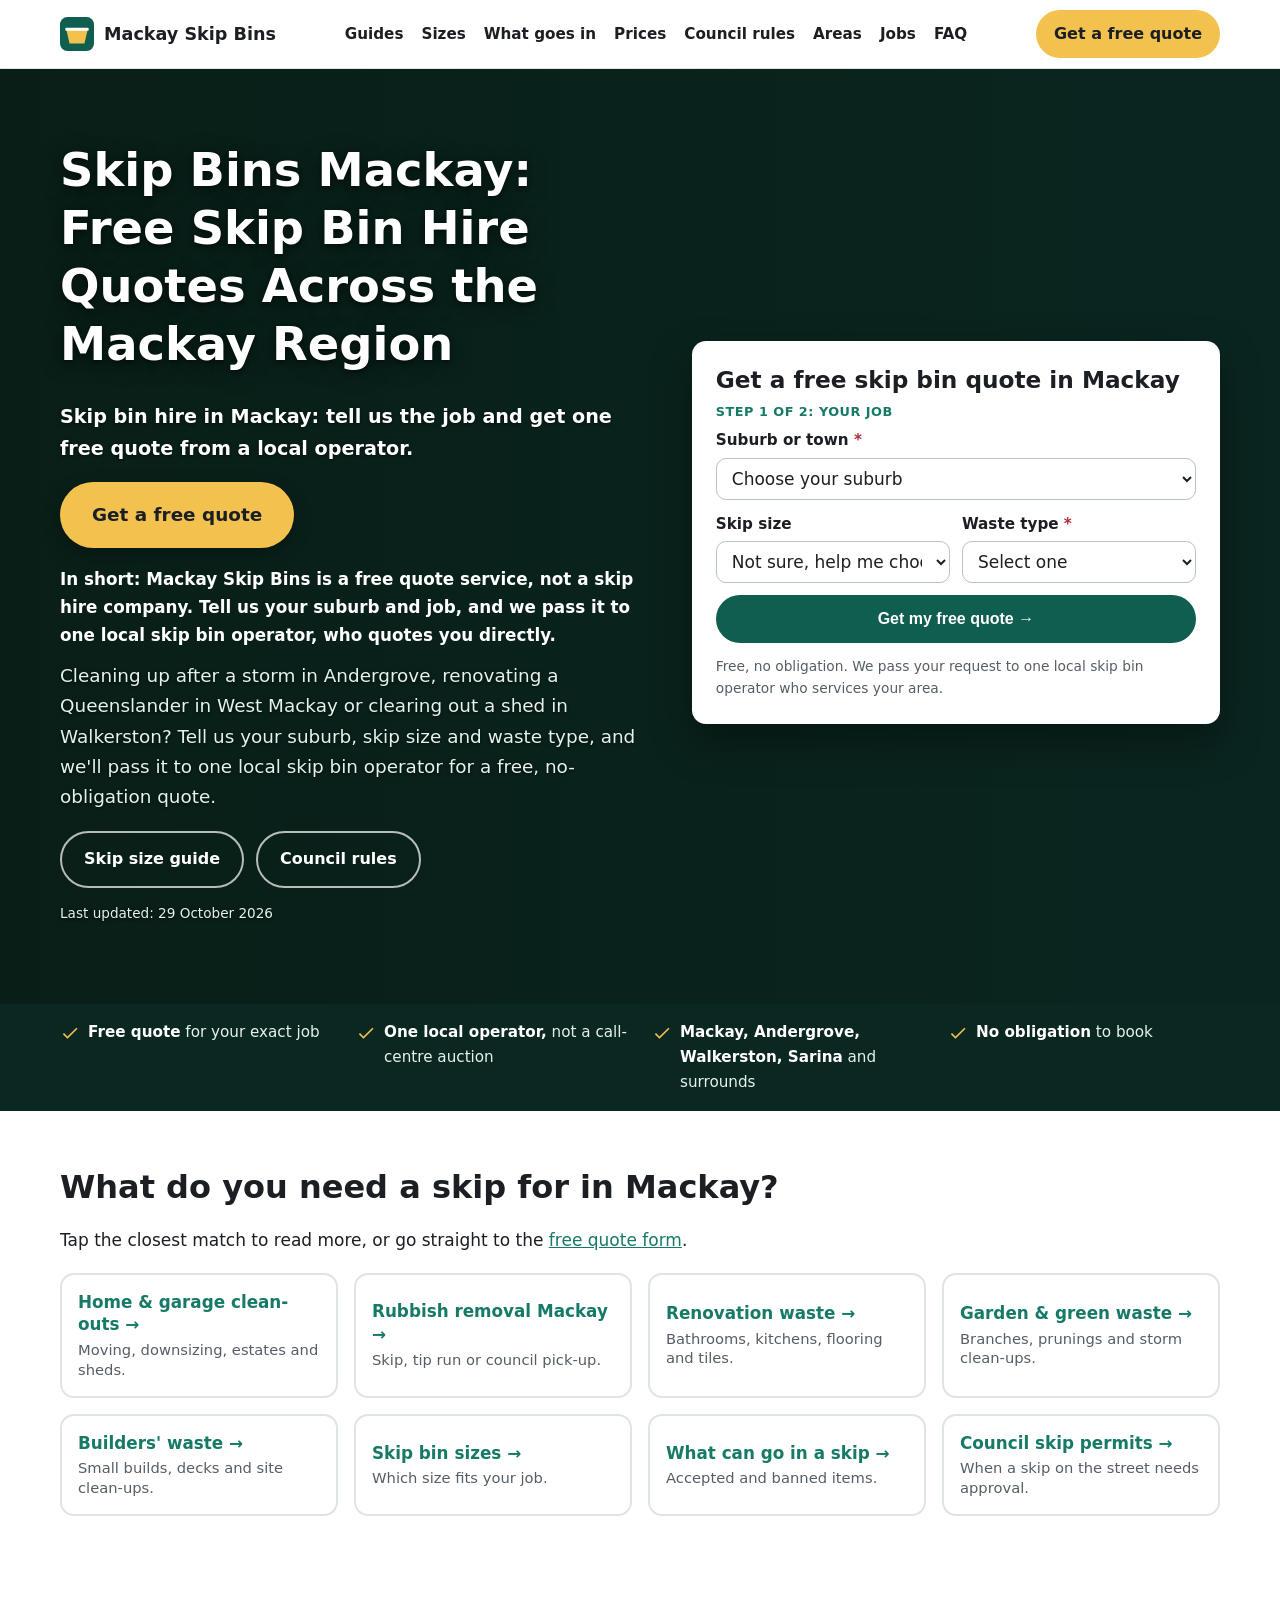
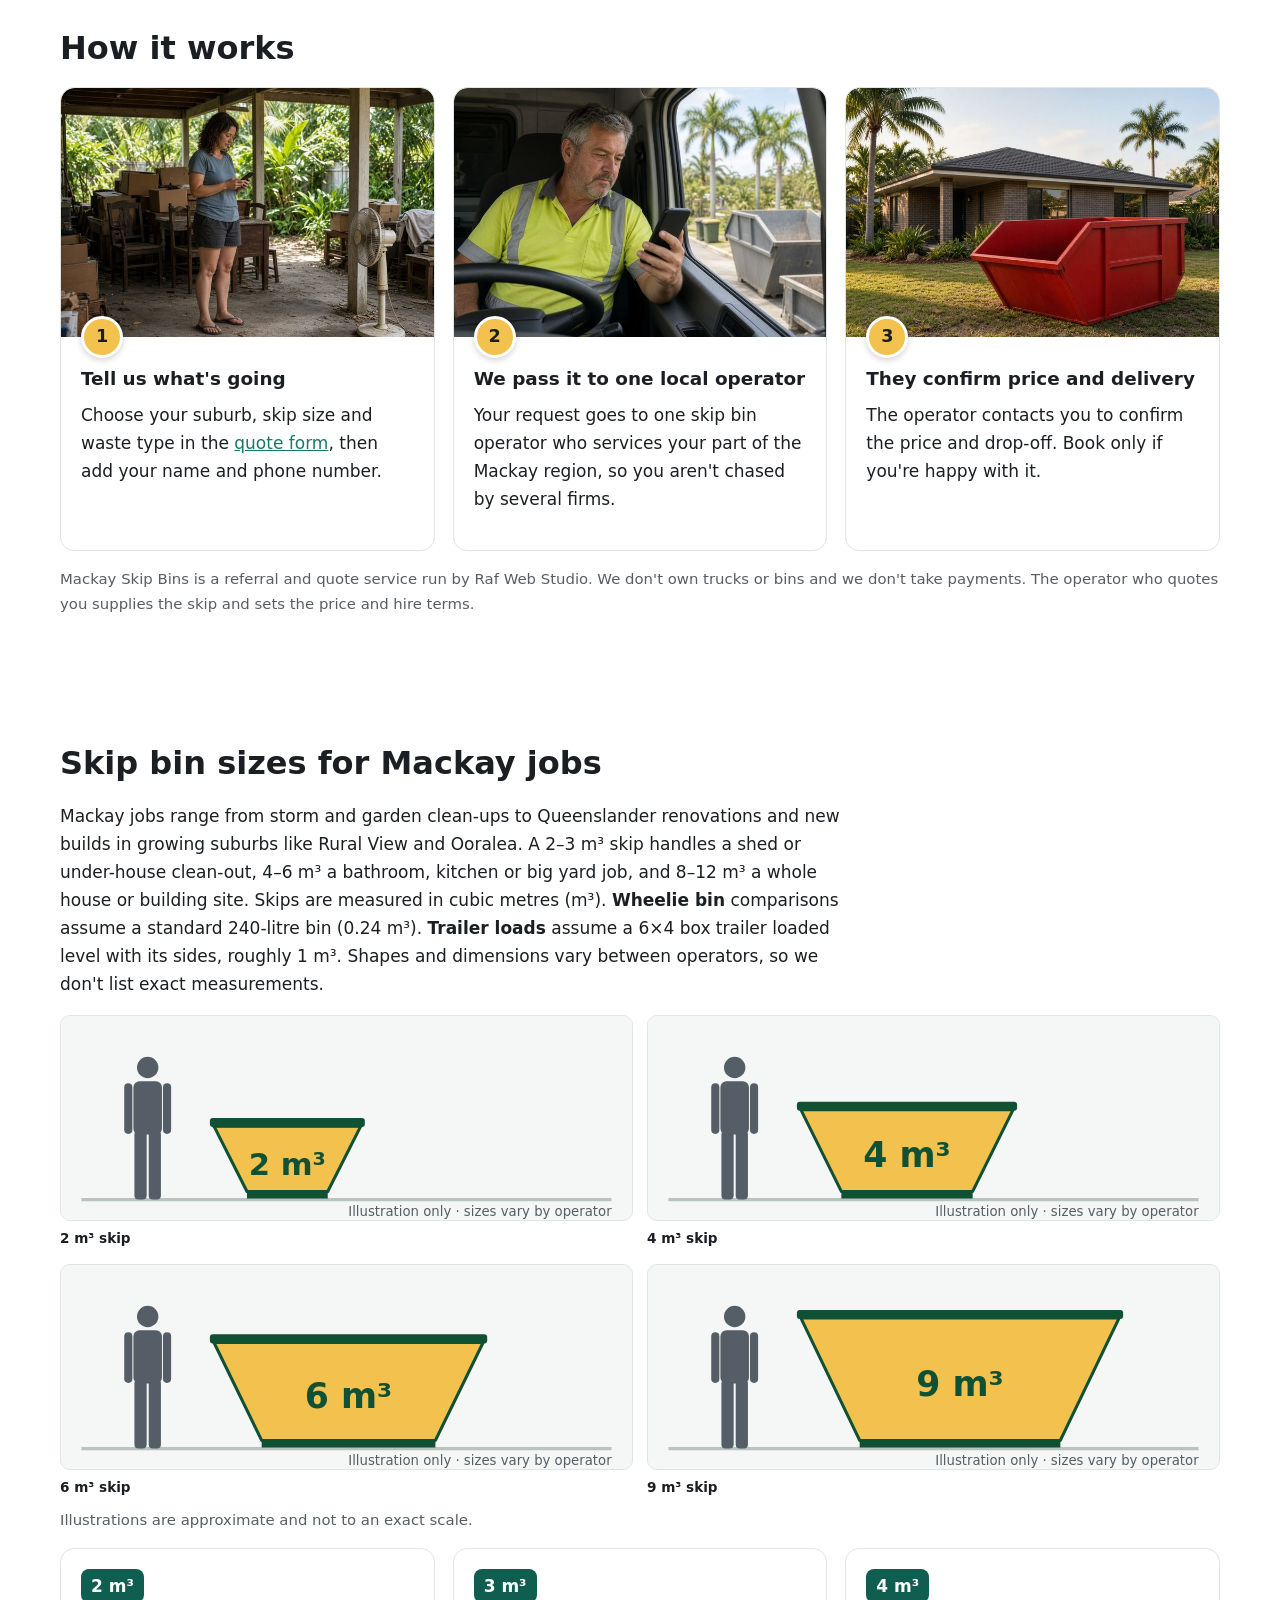
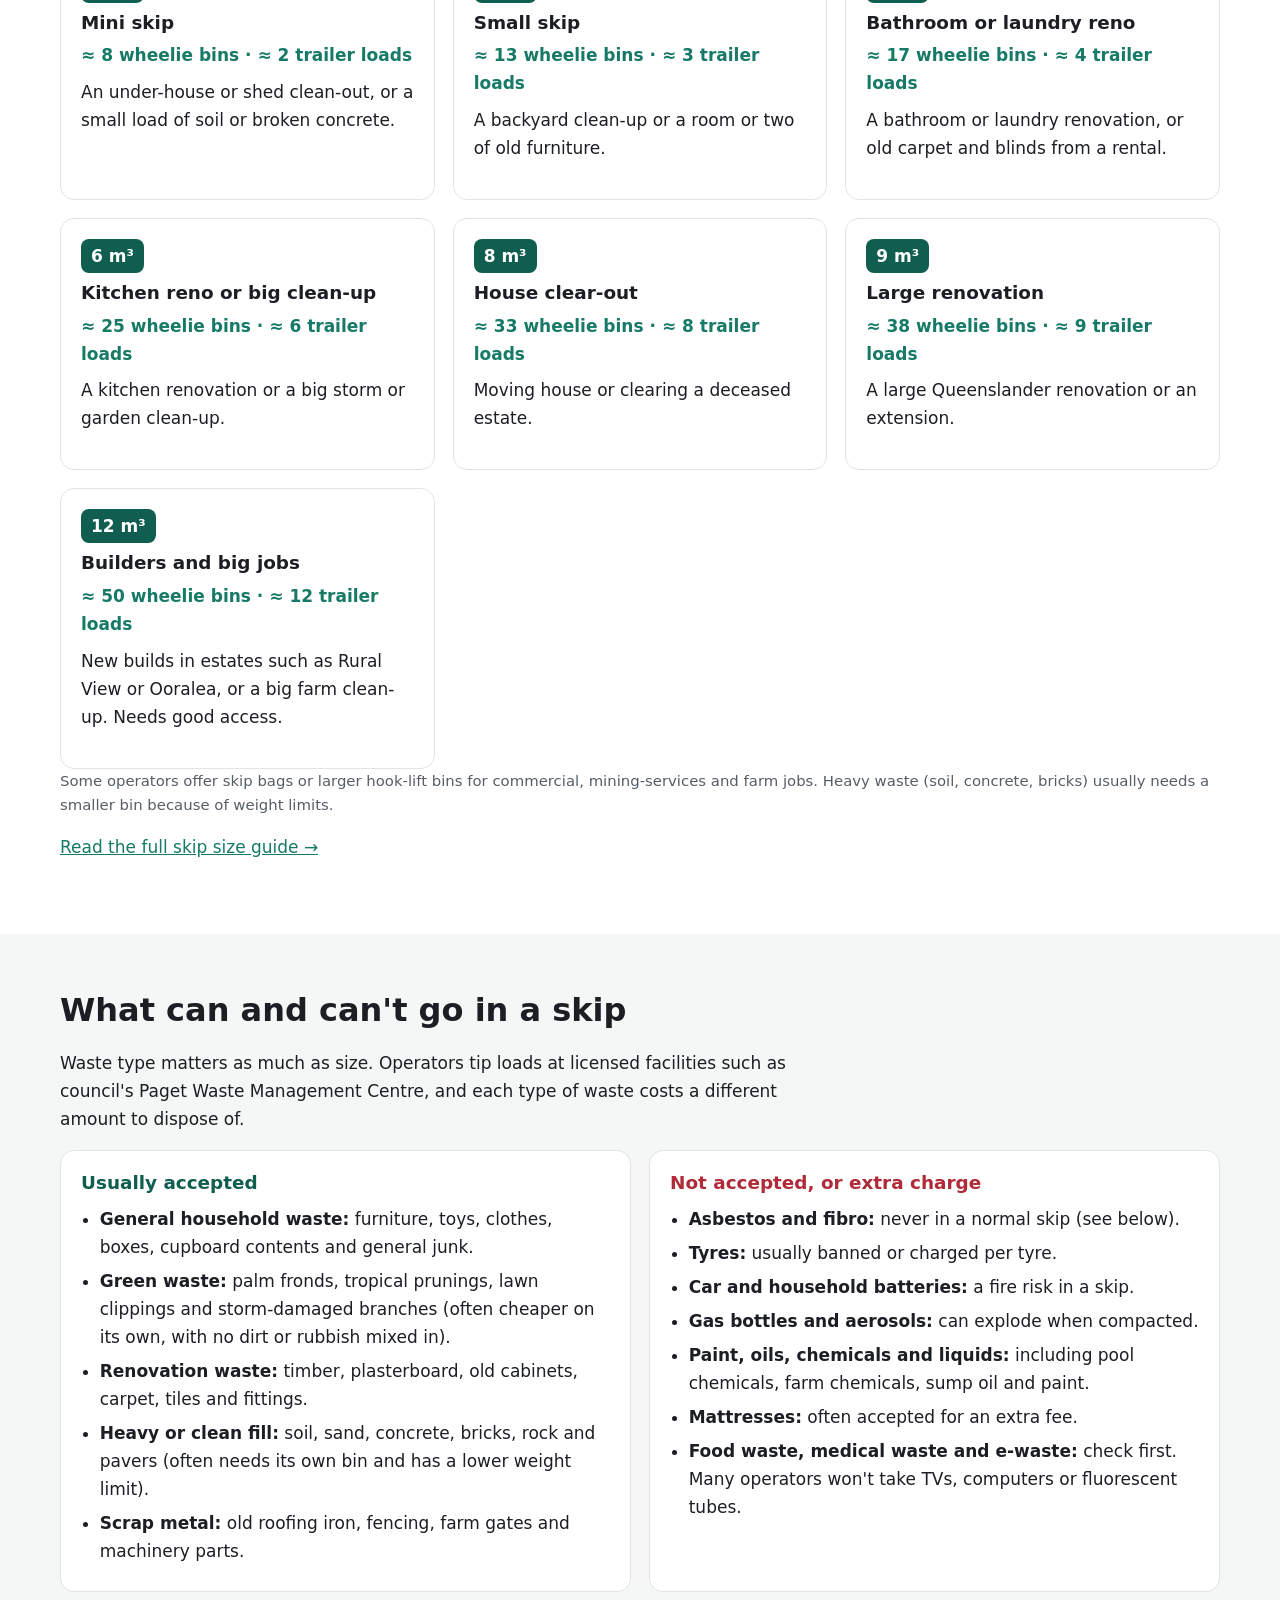
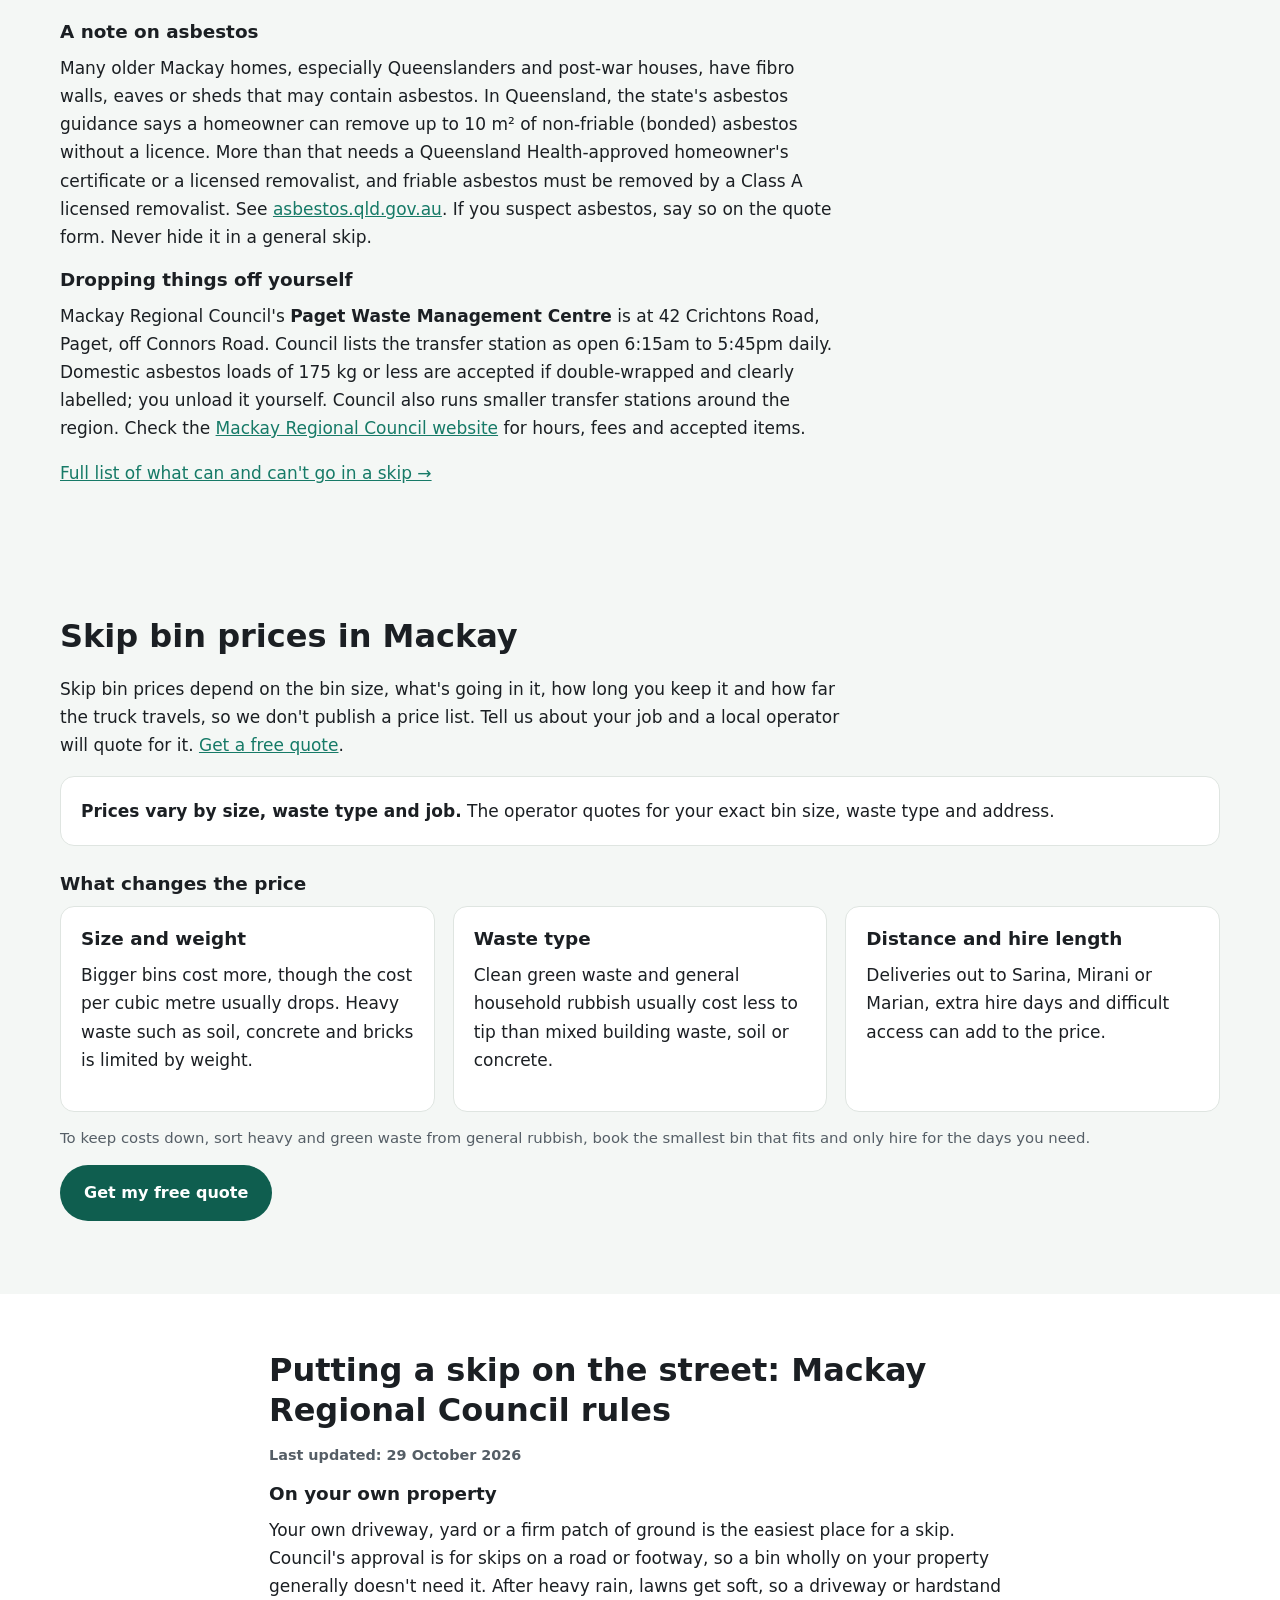
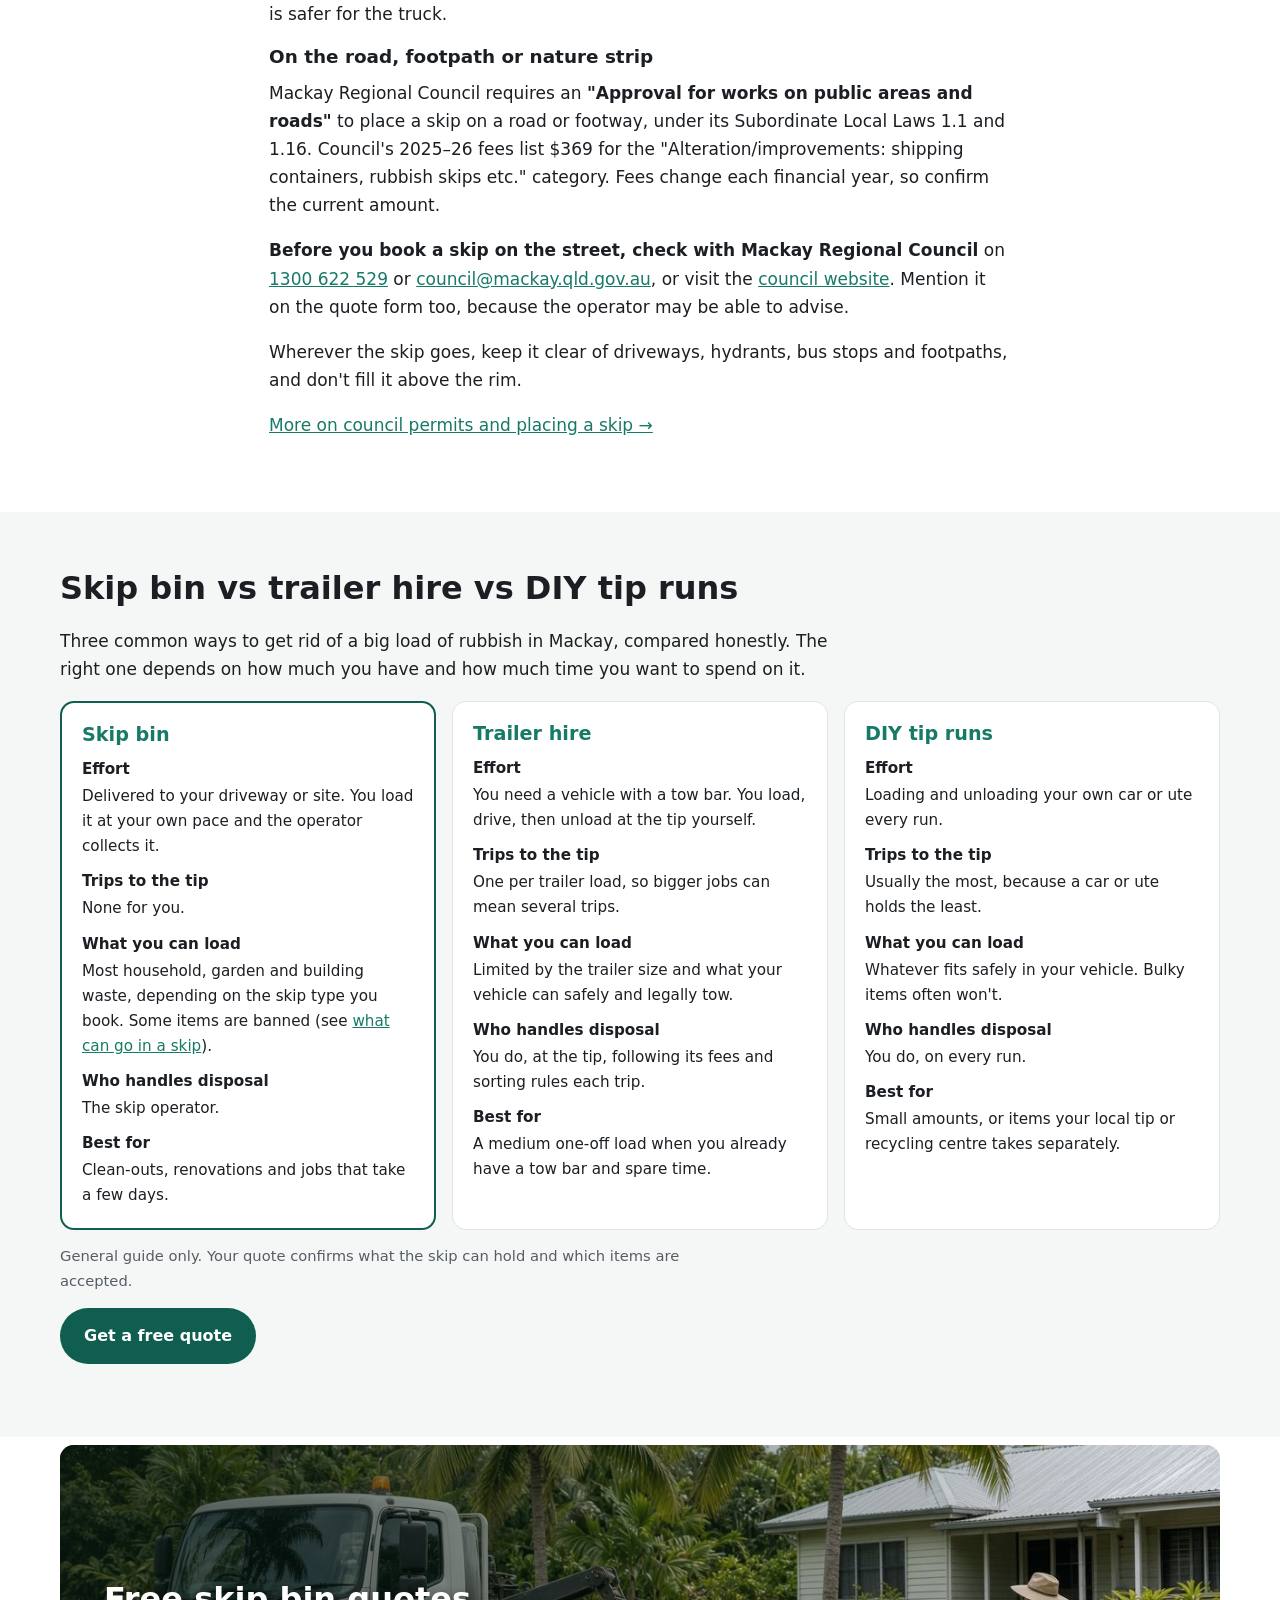
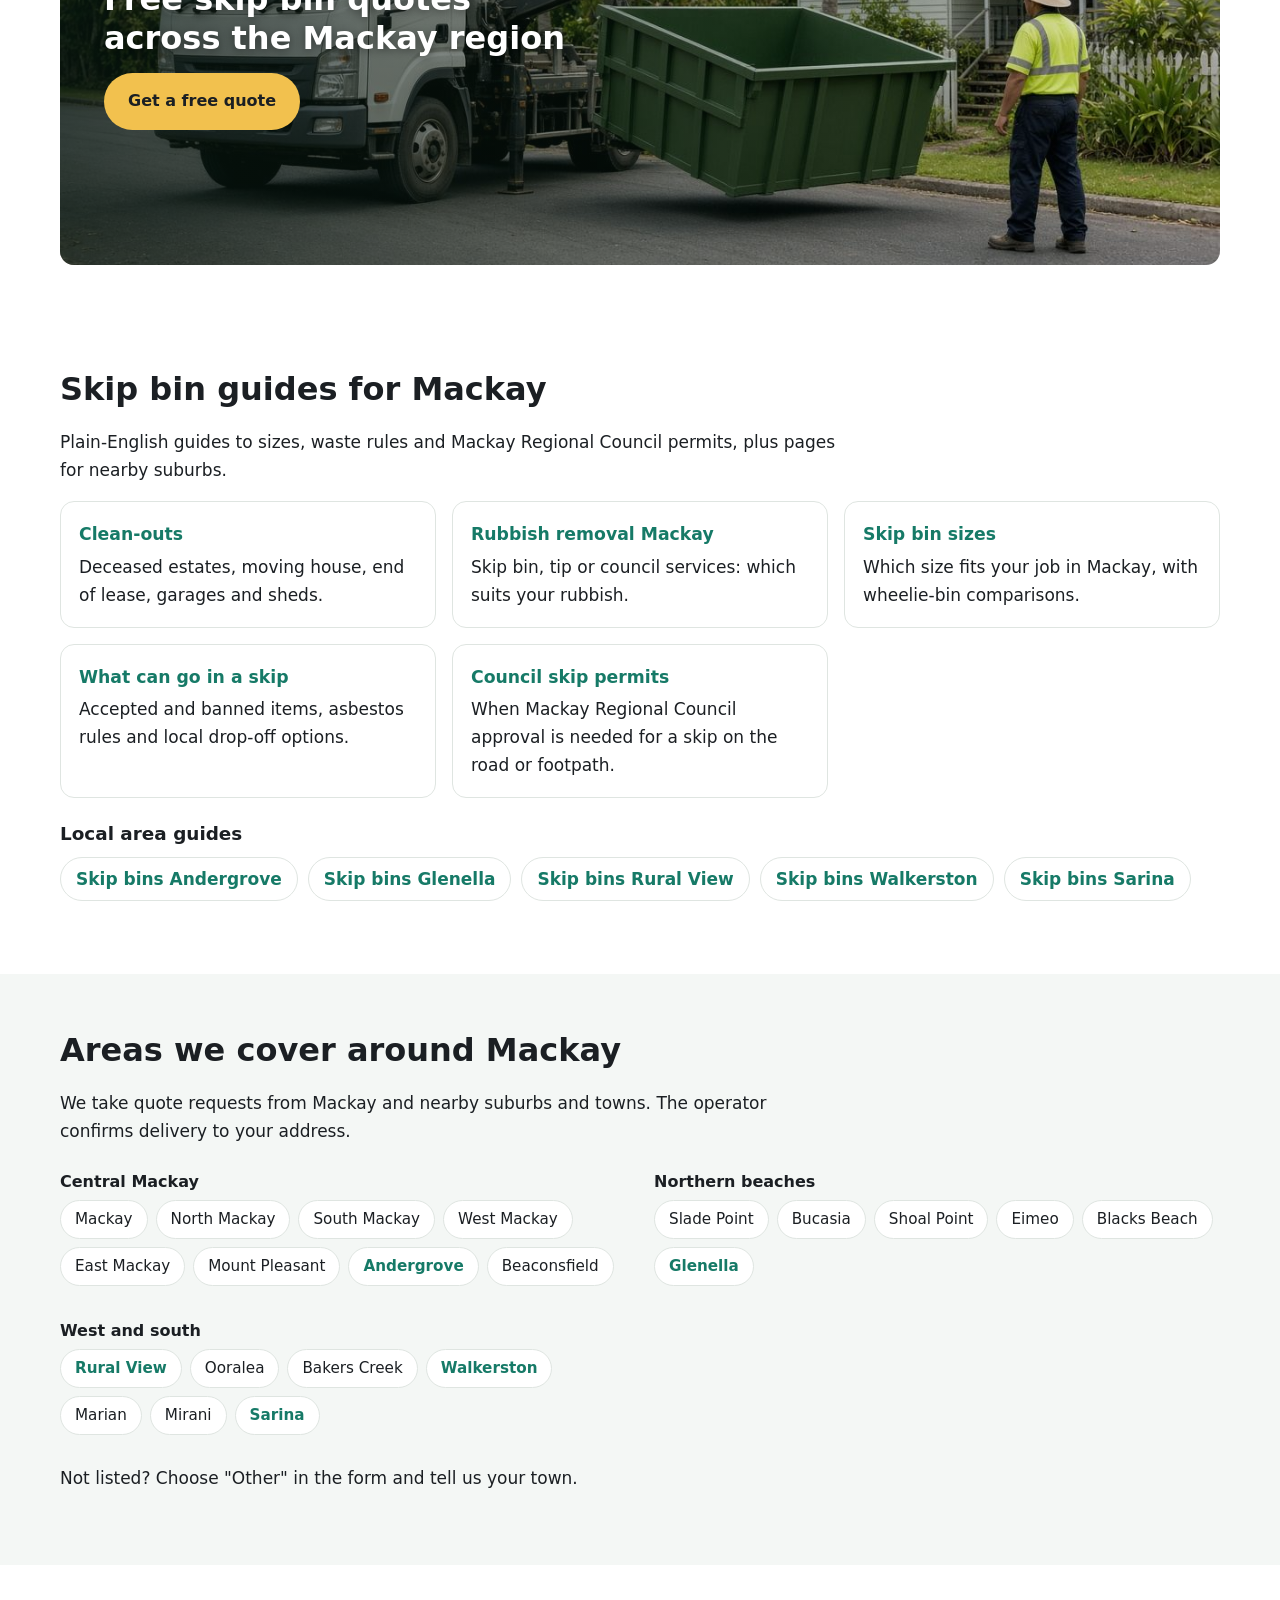
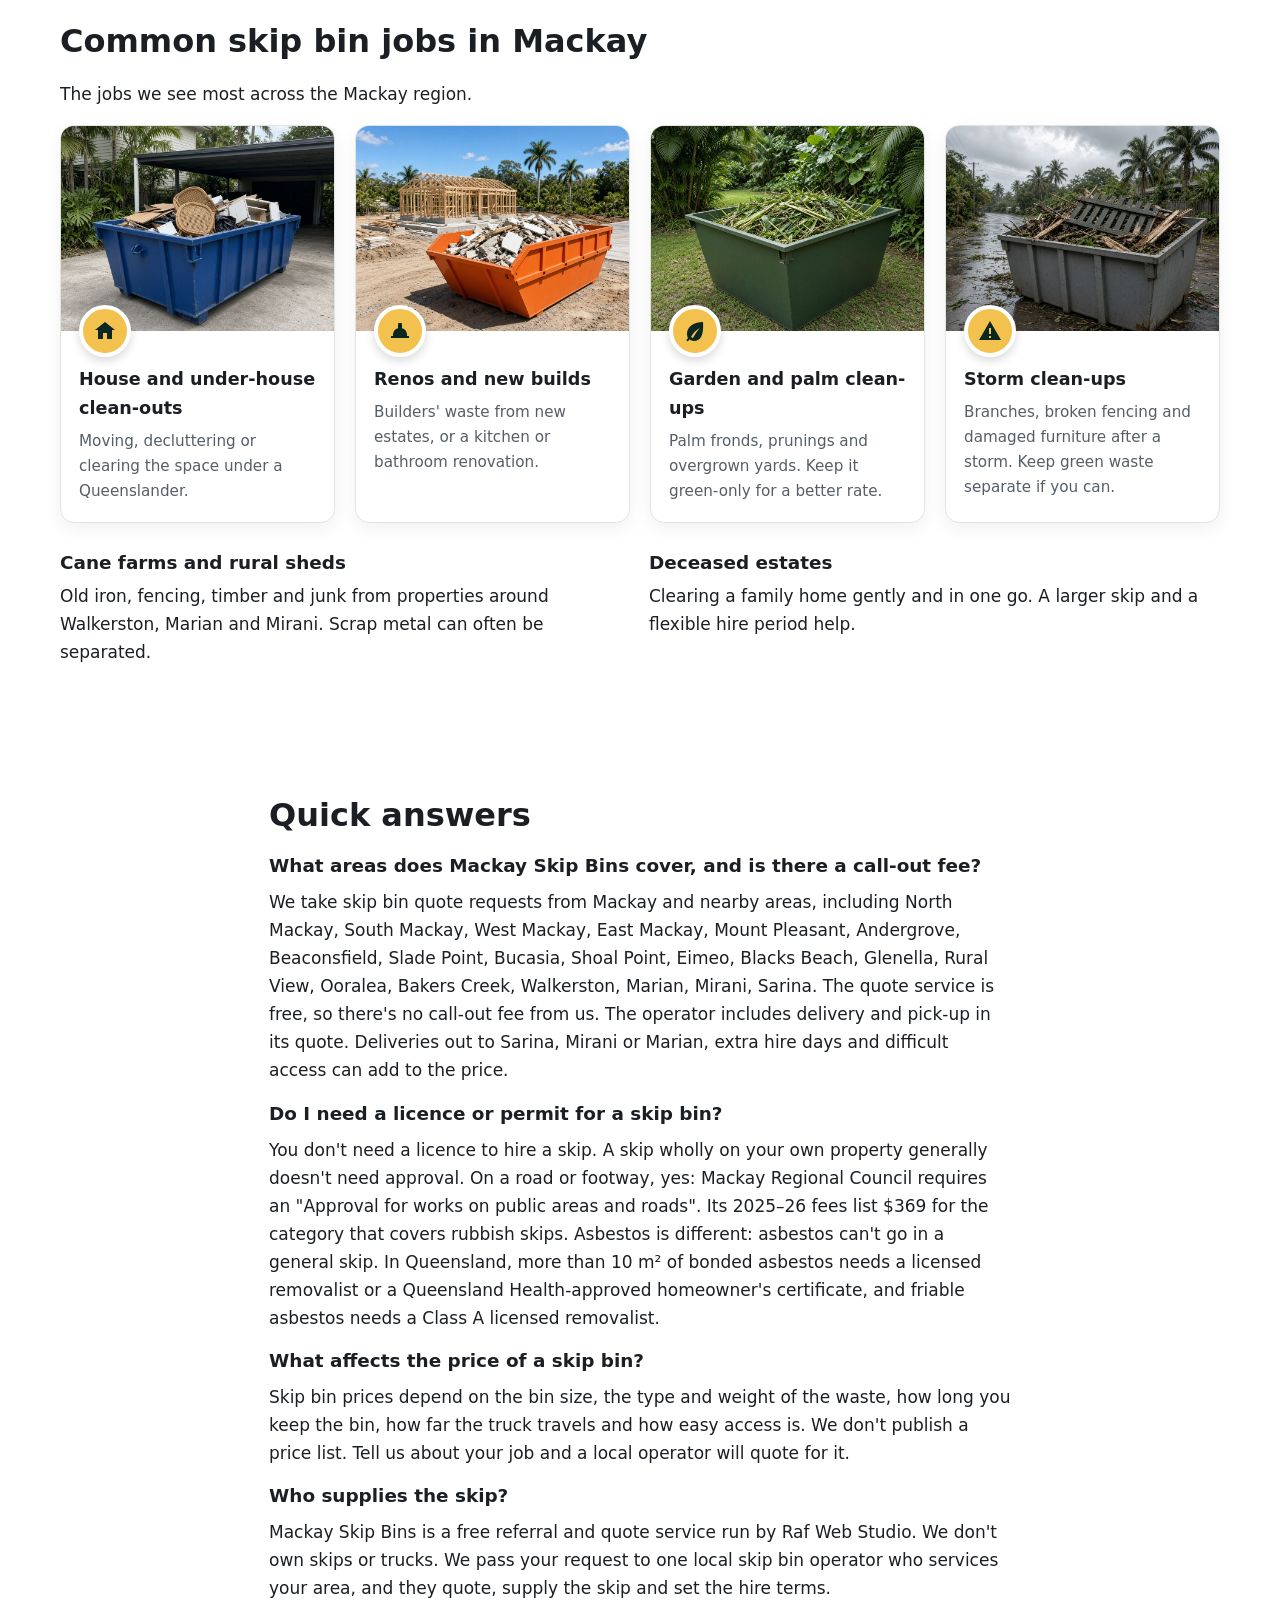
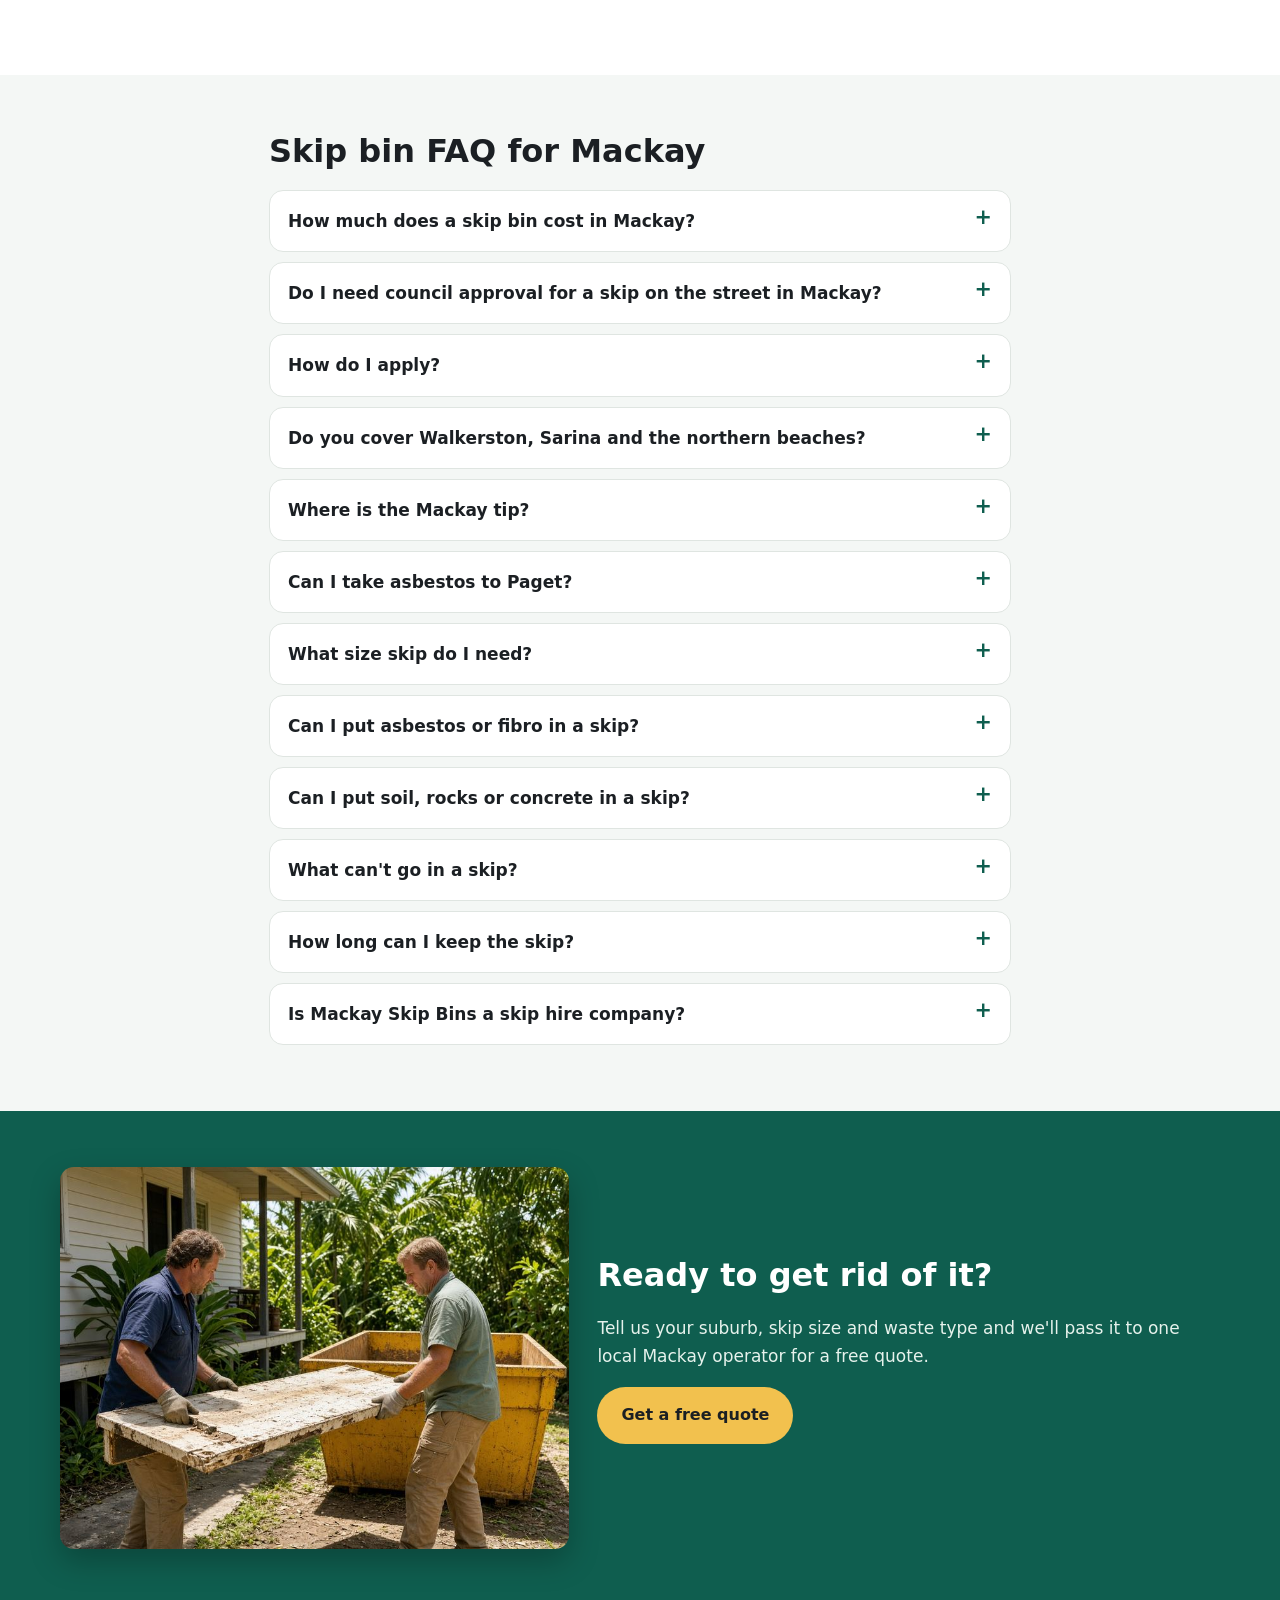
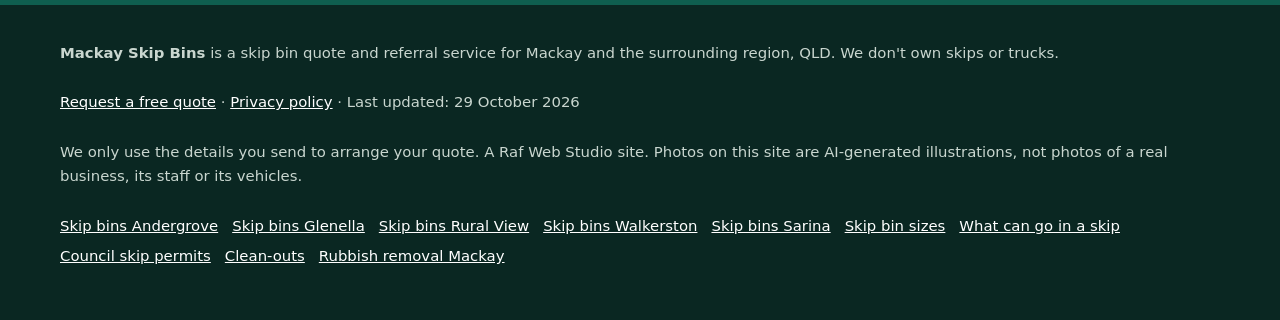
<file: index.html>
<!doctype html>
<html lang="en-AU">
<head>
<meta charset="utf-8">
<meta name="google-site-verification" content="N5Zk16570F3jsH4U7SBiJQ25ueI2Xt9r0S-56nWgLNw" />
<meta name="viewport" content="width=device-width, initial-scale=1">
<title>Skip Bins Mackay | Free Skip Bin Hire Quotes in Mackay QLD</title>
<meta name="description" content="Skip bins in Mackay, Andergrove, Glenella, Rural View, Walkerston and Sarina. Tell us your suburb, size and waste type and get a free quote from one local skip bin operator.">
<link rel="canonical" href="https://mackayskipbins.com/">
<link rel="icon" href="favicon.svg" type="image/svg+xml">
<meta name="theme-color" content="#0f5e4f">
<meta property="og:type" content="website">
<meta property="og:locale" content="en_AU">
<meta property="og:site_name" content="Mackay Skip Bins">
<meta property="og:title" content="Skip Bins Mackay | Free Skip Bin Hire Quotes in Mackay QLD">
<meta property="og:description" content="Free skip bin hire quotes in Mackay and the surrounding region, from one local operator.">
<meta property="og:url" content="https://mackayskipbins.com/">
<meta property="og:image" content="https://mackayskipbins.com/img/hero.jpg">
<meta name="twitter:card" content="summary_large_image">
<meta name="twitter:image" content="https://mackayskipbins.com/img/hero.jpg">
<script>document.documentElement.classList.add('js')</script>
<link rel="stylesheet" href="styles.css">

<!-- Google tag (gtag.js) -->
<script async src="https://www.googletagmanager.com/gtag/js?id=G-90Q7YBD8MN"></script>
<script>
  window.dataLayer = window.dataLayer || [];
  function gtag(){dataLayer.push(arguments);}
  gtag('js', new Date());
  gtag('config', 'G-90Q7YBD8MN');
</script>

<script type="application/ld+json">
{
 "@context": "https://schema.org",
 "@type": "WebPage",
 "@id": "https://mackayskipbins.com/#webpage",
 "url": "https://mackayskipbins.com/",
 "name": "Skip Bins Mackay | Free Skip Bin Hire Quotes in Mackay QLD",
 "description": "Skip bins in Mackay, Andergrove, Glenella, Rural View, Walkerston and Sarina. Tell us your suburb, size and waste type and get a free quote from one local skip bin operator.",
 "inLanguage": "en-AU",
 "dateModified": "2026-10-29",
 "isPartOf": {
  "@id": "https://mackayskipbins.com/#website"
 },
 "about": {
  "@id": "https://mackayskipbins.com/#business"
 }
}
</script>
<script type="application/ld+json">
{
 "@context": "https://schema.org",
 "@type": "LocalBusiness",
 "@id": "https://mackayskipbins.com/#business",
 "name": "Mackay Skip Bins",
 "url": "https://mackayskipbins.com/",
 "description": "Skip bins in Mackay, Andergrove, Glenella, Rural View, Walkerston and Sarina. Tell us your suburb, size and waste type and get a free quote from one local skip bin operator. A free referral and quote service run by Raf Web Studio. It doesn't own skips or trucks; one local operator quotes and supplies the skip.",
 "image": "https://mackayskipbins.com/img/hero.jpg",
 "areaServed": [
  {
   "@type": "AdministrativeArea",
   "name": "Mackay Regional Council, QLD"
  },
  {
   "@type": "Place",
   "name": "Mackay, QLD"
  },
  {
   "@type": "Place",
   "name": "North Mackay, QLD"
  },
  {
   "@type": "Place",
   "name": "South Mackay, QLD"
  },
  {
   "@type": "Place",
   "name": "West Mackay, QLD"
  },
  {
   "@type": "Place",
   "name": "East Mackay, QLD"
  },
  {
   "@type": "Place",
   "name": "Andergrove, QLD"
  },
  {
   "@type": "Place",
   "name": "Beaconsfield, QLD"
  },
  {
   "@type": "Place",
   "name": "Mount Pleasant, QLD"
  },
  {
   "@type": "Place",
   "name": "Glenella, QLD"
  },
  {
   "@type": "Place",
   "name": "Slade Point, QLD"
  },
  {
   "@type": "Place",
   "name": "Bucasia, QLD"
  },
  {
   "@type": "Place",
   "name": "Shoal Point, QLD"
  },
  {
   "@type": "Place",
   "name": "Eimeo, QLD"
  },
  {
   "@type": "Place",
   "name": "Blacks Beach, QLD"
  },
  {
   "@type": "Place",
   "name": "Rural View, QLD"
  },
  {
   "@type": "Place",
   "name": "Ooralea, QLD"
  },
  {
   "@type": "Place",
   "name": "Bakers Creek, QLD"
  },
  {
   "@type": "Place",
   "name": "Walkerston, QLD"
  },
  {
   "@type": "Place",
   "name": "Marian, QLD"
  },
  {
   "@type": "Place",
   "name": "Mirani, QLD"
  },
  {
   "@type": "Place",
   "name": "Sarina, QLD"
  }
 ],
 "knowsAbout": [
  "Skip bin hire",
  "Skip bin sizes",
  "Council skip bin permits",
  "Waste disposal"
 ],
 "parentOrganization": {
  "@type": "Organization",
  "name": "Raf Web Studio"
 }
}
</script>
<script type="application/ld+json">
{
 "@context": "https://schema.org",
 "@type": "WebSite",
 "dateModified": "2026-10-29",
 "@id": "https://mackayskipbins.com/#website",
 "name": "Mackay Skip Bins",
 "url": "https://mackayskipbins.com/",
 "inLanguage": "en-AU"
}
</script>
<script type="application/ld+json">
{
 "@context": "https://schema.org",
 "@type": "Service",
 "@id": "https://mackayskipbins.com/#service",
 "name": "Skip bin hire quotes in Mackay",
 "serviceType": "Skip bin hire",
 "description": "Free skip bin hire quotes in Mackay and surrounding suburbs. We pass your request to one local skip bin operator.",
 "url": "https://mackayskipbins.com/",
 "provider": {
  "@id": "https://mackayskipbins.com/#business"
 },
 "areaServed": [
  {
   "@type": "AdministrativeArea",
   "name": "Mackay Regional Council, QLD"
  },
  {
   "@type": "Place",
   "name": "Mackay, QLD"
  },
  {
   "@type": "Place",
   "name": "North Mackay, QLD"
  },
  {
   "@type": "Place",
   "name": "South Mackay, QLD"
  },
  {
   "@type": "Place",
   "name": "West Mackay, QLD"
  },
  {
   "@type": "Place",
   "name": "East Mackay, QLD"
  },
  {
   "@type": "Place",
   "name": "Andergrove, QLD"
  },
  {
   "@type": "Place",
   "name": "Beaconsfield, QLD"
  },
  {
   "@type": "Place",
   "name": "Mount Pleasant, QLD"
  },
  {
   "@type": "Place",
   "name": "Glenella, QLD"
  },
  {
   "@type": "Place",
   "name": "Slade Point, QLD"
  },
  {
   "@type": "Place",
   "name": "Bucasia, QLD"
  },
  {
   "@type": "Place",
   "name": "Shoal Point, QLD"
  },
  {
   "@type": "Place",
   "name": "Eimeo, QLD"
  },
  {
   "@type": "Place",
   "name": "Blacks Beach, QLD"
  },
  {
   "@type": "Place",
   "name": "Rural View, QLD"
  },
  {
   "@type": "Place",
   "name": "Ooralea, QLD"
  },
  {
   "@type": "Place",
   "name": "Bakers Creek, QLD"
  },
  {
   "@type": "Place",
   "name": "Walkerston, QLD"
  },
  {
   "@type": "Place",
   "name": "Marian, QLD"
  },
  {
   "@type": "Place",
   "name": "Mirani, QLD"
  },
  {
   "@type": "Place",
   "name": "Sarina, QLD"
  }
 ]
}
</script>
<script type="application/ld+json">
{
 "@context": "https://schema.org",
 "@type": "FAQPage",
 "mainEntity": [
  {
   "@type": "Question",
   "name": "How much does a skip bin cost in Mackay?",
   "acceptedAnswer": {
    "@type": "Answer",
    "text": "It depends on the size, waste type, hire period and distance. Tell us about your job and a local operator will quote for it."
   }
  },
  {
   "@type": "Question",
   "name": "Do I need council approval for a skip on the street in Mackay?",
   "acceptedAnswer": {
    "@type": "Answer",
    "text": "Yes, generally. Mackay Regional Council requires an \"Approval for works on public areas and roads\" for a skip on a road or footway. Its 2025–26 fees list $369 for the category that covers rubbish skips. A skip wholly on your land generally doesn't need approval."
   }
  },
  {
   "@type": "Question",
   "name": "How do I apply?",
   "acceptedAnswer": {
    "@type": "Answer",
    "text": "Contact Mackay Regional Council on 1300 622 529 or council@mackay.qld.gov.au to check what's needed."
   }
  },
  {
   "@type": "Question",
   "name": "Do you cover Walkerston, Sarina and the northern beaches?",
   "acceptedAnswer": {
    "@type": "Answer",
    "text": "Yes, we take requests from across the Mackay region, including Walkerston, Sarina, Andergrove, Glenella, Bucasia and Blacks Beach. The operator confirms delivery."
   }
  },
  {
   "@type": "Question",
   "name": "Where is the Mackay tip?",
   "acceptedAnswer": {
    "@type": "Answer",
    "text": "The Paget Waste Management Centre is at 42 Crichtons Road, Paget, off Connors Road. Council lists the transfer station as open 6:15am to 5:45pm daily."
   }
  },
  {
   "@type": "Question",
   "name": "Can I take asbestos to Paget?",
   "acceptedAnswer": {
    "@type": "Answer",
    "text": "Council says domestic loads of 175 kg or less are accepted if double-wrapped and clearly labelled. You unload it yourself. Check council's asbestos page first."
   }
  },
  {
   "@type": "Question",
   "name": "What size skip do I need?",
   "acceptedAnswer": {
    "@type": "Answer",
    "text": "2–3 m³ for a shed or under-house clean-out, 4 m³ for a bathroom, 6 m³ for a kitchen or storm clean-up, and 8–12 m³ for a house clear-out or new build."
   }
  },
  {
   "@type": "Question",
   "name": "Can I put asbestos or fibro in a skip?",
   "acceptedAnswer": {
    "@type": "Answer",
    "text": "No. Asbestos can't go in a general skip. In Queensland, more than 10 m² of bonded asbestos needs a licensed removalist or a Queensland Health-approved homeowner's certificate, and friable asbestos needs a Class A licensed removalist."
   }
  },
  {
   "@type": "Question",
   "name": "Can I put soil, rocks or concrete in a skip?",
   "acceptedAnswer": {
    "@type": "Answer",
    "text": "Usually, but heavy waste has weight limits and often needs its own, smaller bin. Choose \"Soil, concrete or bricks\" in the form."
   }
  },
  {
   "@type": "Question",
   "name": "What can't go in a skip?",
   "acceptedAnswer": {
    "@type": "Answer",
    "text": "Asbestos, tyres, batteries, gas bottles, chemicals, paint, oils and liquids. Mattresses and e-waste are often extra or not accepted. The operator who quotes you will confirm their list."
   }
  },
  {
   "@type": "Question",
   "name": "How long can I keep the skip?",
   "acceptedAnswer": {
    "@type": "Answer",
    "text": "Commonly a few days to a week, with extra days by arrangement with the operator."
   }
  },
  {
   "@type": "Question",
   "name": "Is Mackay Skip Bins a skip hire company?",
   "acceptedAnswer": {
    "@type": "Answer",
    "text": "No. It's a free referral and quote service run by Raf Web Studio. One local operator quotes you and supplies the skip."
   }
  },
  {
   "@type": "Question",
   "name": "What areas does Mackay Skip Bins cover, and is there a call-out fee?",
   "acceptedAnswer": {
    "@type": "Answer",
    "text": "We take skip bin quote requests from Mackay and nearby areas, including North Mackay, South Mackay, West Mackay, East Mackay, Mount Pleasant, Andergrove, Beaconsfield, Slade Point, Bucasia, Shoal Point, Eimeo, Blacks Beach, Glenella, Rural View, Ooralea, Bakers Creek, Walkerston, Marian, Mirani, Sarina. The quote service is free, so there's no call-out fee from us. The operator includes delivery and pick-up in its quote. Deliveries out to Sarina, Mirani or Marian, extra hire days and difficult access can add to the price."
   }
  },
  {
   "@type": "Question",
   "name": "Do I need a licence or permit for a skip bin?",
   "acceptedAnswer": {
    "@type": "Answer",
    "text": "You don't need a licence to hire a skip. A skip wholly on your own property generally doesn't need approval. On a road or footway, yes: Mackay Regional Council requires an \"Approval for works on public areas and roads\". Its 2025–26 fees list $369 for the category that covers rubbish skips. Asbestos is different: asbestos can't go in a general skip. In Queensland, more than 10 m² of bonded asbestos needs a licensed removalist or a Queensland Health-approved homeowner's certificate, and friable asbestos needs a Class A licensed removalist."
   }
  },
  {
   "@type": "Question",
   "name": "What affects the price of a skip bin?",
   "acceptedAnswer": {
    "@type": "Answer",
    "text": "Skip bin prices depend on the bin size, the type and weight of the waste, how long you keep the bin, how far the truck travels and how easy access is. We don't publish a price list. Tell us about your job and a local operator will quote for it."
   }
  },
  {
   "@type": "Question",
   "name": "Who supplies the skip?",
   "acceptedAnswer": {
    "@type": "Answer",
    "text": "Mackay Skip Bins is a free referral and quote service run by Raf Web Studio. We don't own skips or trucks. We pass your request to one local skip bin operator who services your area, and they quote, supply the skip and set the hire terms."
   }
  }
 ]
}
</script>
<!--h3:css--><style>
.h3-tag{font-size:1.2rem;font-weight:600;margin:.2em 0 .9em;color:#fff;text-shadow:0 1px 3px rgba(0,0,0,.6);max-width:36em}
.btn-xl{font-size:1.15rem;padding:16px 30px;min-height:54px;box-shadow:0 6px 18px rgba(0,0,0,.25)}
.h3-cta{margin:0 0 18px}
.need-grid{display:grid;grid-template-columns:repeat(2,minmax(0,1fr));gap:12px;margin-top:18px}
@media(min-width:800px){.need-grid{grid-template-columns:repeat(4,minmax(0,1fr));gap:16px}}
.need-grid a{display:flex;flex-direction:column;justify-content:center;min-height:96px;padding:16px;background:#fff;border:2px solid var(--line);border-radius:var(--radius);text-decoration:none;color:var(--ink);line-height:1.35}
.need-grid a:hover,.need-grid a:focus-visible{border-color:var(--green);background:var(--soft)}
.need-grid strong{color:var(--green-2);font-size:1.05rem;margin-bottom:4px}
.need-grid strong::after{content:" \2192"}
.need-grid span{font-size:.92rem;color:var(--muted)}
.cmp{display:grid;gap:16px;margin-top:18px}
@media(min-width:900px){.cmp{grid-template-columns:repeat(3,minmax(0,1fr))}}
.cmp article{background:#fff;border:1px solid var(--line);border-radius:var(--radius);padding:20px}
.cmp article.cmp-main{border:2px solid var(--green)}
.cmp h3{margin:0 0 10px;font-size:1.2rem;color:var(--green-2)}
.cmp dl{margin:0}.cmp dt{font-weight:700;margin-top:10px;font-size:.95rem}.cmp dd{margin:2px 0 0;color:var(--ink);font-size:.95rem}
.cmp-note{font-size:.92rem;color:var(--muted);margin-top:14px;max-width:46em}
.mobile-call{transition:transform .2s ease;padding-bottom:calc(10px + env(safe-area-inset-bottom))}
.mobile-call .btn{min-height:48px;font-size:1.05rem}
.mobile-call.mc-off{transform:translateY(120%)}
@media(prefers-reduced-motion:reduce){.mobile-call{transition:none}}
</style><!--/h3:css-->
</head>
<body>
<a class="skip-link" href="#main">Skip to content</a>

<header class="site-header">
  <div class="wrap">
    <a class="brand" href="/" aria-label="Mackay Skip Bins home">
      <svg viewBox="0 0 64 64" aria-hidden="true"><rect width="64" height="64" rx="14" fill="#0f5e4f"/><path d="M12 24h40l-6 26H18z" fill="#f2c14e"/><rect x="10" y="20" width="44" height="6" rx="2" fill="#fff"/></svg>
      Mackay Skip Bins
    </a>
    <nav class="nav" aria-label="Main">
      <a href="#guides">Guides</a>      <a href="#sizes">Sizes</a><a href="#waste">What goes in</a><a href="#pricing">Prices</a><a href="#council">Council rules</a><a href="#areas">Areas</a><a href="#jobs">Jobs</a><a href="#faq">FAQ</a>
    </nav>
    <a class="btn btn-call header-call" href="#quote">Get a free quote</a>
  </div>
</header>

<main id="main">
<section class="hero" aria-labelledby="h1">
  <picture class="hero-bg">
    <source media="(max-width: 700px)" srcset="img/hero-mobile.jpg" width="684" height="720">
    <img src="img/hero.jpg" width="1280" height="720" alt="Yellow skip bin outside a Queenslander house with sugar cane in the distance" fetchpriority="high" decoding="async">
  </picture>
  <div class="wrap hero-grid">
    <div class="hero-copy">
      <h1 id="h1">Skip Bins Mackay: Free Skip Bin Hire Quotes Across the Mackay Region</h1><!--h3:hero-->
      <p class="h3-tag">Skip bin hire in Mackay: tell us the job and get one free quote from a local operator.</p>
      <p class="h3-cta"><a class="btn btn-call btn-xl" href="#quote">Get a free quote</a></p><!--/h3:hero-->      <p class="summary">In short: Mackay Skip Bins is a free quote service, not a skip hire company. Tell us your suburb and job, and we pass it to one local skip bin operator, who quotes you directly.</p>
      <p class="lead">Cleaning up after a storm in Andergrove, renovating a Queenslander in West Mackay or clearing out a shed in Walkerston? Tell us your suburb, skip size and waste type, and we'll pass it to one local skip bin operator for a free, no-obligation quote.</p>
      <div class="ctas"><a class="btn btn-ghost" href="#sizes">Skip size guide</a><a class="btn btn-ghost" href="#council">Council rules</a></div>
      <p class="updated">Last updated: 29 October 2026</p>
    </div>
    <div class="hero-form-card" id="quote">
      <h2 id="quote-h">Get a free skip bin quote in Mackay</h2>
      <form class="quote-form two-step" id="quote-form" action="https://formsubmit.co/quotes@mackayskipbins.com" method="post" novalidate>
        <input type="hidden" name="_subject" value="New quote request – mackayskipbins.com">
        <input type="hidden" name="_captcha" value="true">
        <input type="hidden" name="_template" value="table">
        <input type="hidden" name="_next" value="https://mackayskipbins.com/thanks.html?lead=1">
        <input type="hidden" name="_autoresponse" value="Thanks for your skip bin request. We&#x27;ve received it and are passing it to a local operator, who&#x27;ll be in touch shortly with availability and a price.">
        <input type="text" name="_honey" style="display:none" tabindex="-1" autocomplete="off" aria-hidden="true">
        <input type="hidden" name="source" value="mackayskipbins.com">
        <fieldset class="step step-1">
          <legend class="step-label">Step 1 of 2: your job</legend>
          <div class="full"><label for="suburb">Suburb or town <span class="req" aria-hidden="true">*</span></label>
            <select id="suburb" name="suburb" required><option value="">Choose your suburb</option><option>Mackay</option><option>North Mackay</option><option>South Mackay</option><option>West Mackay</option><option>East Mackay</option><option>Andergrove</option><option>Beaconsfield</option><option>Mount Pleasant</option><option>Glenella</option><option>Slade Point</option><option>Bucasia</option><option>Shoal Point</option><option>Eimeo</option><option>Blacks Beach</option><option>Rural View</option><option>Ooralea</option><option>Bakers Creek</option><option>Walkerston</option><option>Marian</option><option>Mirani</option><option>Sarina</option><option value="Other">Other (tell us below)</option></select></div>
          <div class="full other-wrap"><label for="suburb_other">Other suburb or town</label><input id="suburb_other" name="suburb_other" type="text" autocomplete="address-level2"></div>
          <div><label for="size">Skip size</label>
            <select id="size" name="skip_size"><option value="Not sure">Not sure, help me choose</option><option>Skip bag (about 1 m³)</option><option>2 m³</option><option>3 m³</option><option>4 m³</option><option>6 m³</option><option>8 m³</option><option>9 m³</option><option>10–12 m³</option><option>Larger / hook-lift</option></select></div>
          <div><label for="waste">Waste type <span class="req" aria-hidden="true">*</span></label>
            <select id="waste" name="waste_type" required><option value="">Select one</option><option>General household</option><option>Green waste</option><option>Mixed renovation / building</option><option>Soil, concrete or bricks</option><option>Mixed, not sure</option><option>May contain asbestos</option></select></div>
          <div class="full js-only"><button class="btn btn-primary btn-block" type="button" id="to-step-2">Get my free quote →</button></div>
          <p class="microcopy full">Free, no obligation. We pass your request to one local skip bin operator who services your area.</p>
          <p class="form-error full" id="step1-error" role="alert" hidden>Please choose your suburb and waste type.</p>
        </fieldset>
        <fieldset class="step step-2" id="step-2">
          <legend class="step-label">Step 2 of 2: your details</legend>
          <div><label for="name">Name <span class="req" aria-hidden="true">*</span></label><input id="name" name="name" type="text" autocomplete="name" required></div>
          <div><label for="phone">Phone <span class="req" aria-hidden="true">*</span></label><input id="phone" name="phone" type="tel" autocomplete="tel" inputmode="tel" required></div>
          <div><label for="email">Email</label><input id="email" name="email" type="email" autocomplete="email"></div>
          <div><label for="date">Delivery date</label><input id="date" name="preferred_date" type="date"></div>
          <div class="full"><label for="message">Anything else?</label><textarea id="message" name="message" rows="2" placeholder="e.g. storm clean-up, Queenslander reno, cane farm shed, 7 days"></textarea></div>
          <p class="consent full">By sending this form you agree we can share your details with one local skip bin operator so they can quote for your job. See our <a href="privacy.html">privacy policy</a>.</p>
          <div class="full step2-actions"><button class="btn btn-primary" type="submit">Send my quote request</button><button class="btn-link js-only" type="button" id="back-1">← Back</button></div>
        </fieldset>
      </form>
    </div>
  </div>
</section>
<section class="trust" aria-label="Why use this service">
  <ul class="wrap trust-list"><li><svg viewBox="0 0 24 24" aria-hidden="true"><path fill="currentColor" d="M9 16.2 4.8 12l-1.4 1.4L9 19 21 7l-1.4-1.4z"/></svg><span><strong>Free quote</strong> for your exact job</span></li><li><svg viewBox="0 0 24 24" aria-hidden="true"><path fill="currentColor" d="M9 16.2 4.8 12l-1.4 1.4L9 19 21 7l-1.4-1.4z"/></svg><span><strong>One local operator,</strong> not a call-centre auction</span></li><li><svg viewBox="0 0 24 24" aria-hidden="true"><path fill="currentColor" d="M9 16.2 4.8 12l-1.4 1.4L9 19 21 7l-1.4-1.4z"/></svg><span><strong>Mackay, Andergrove, Walkerston, Sarina</strong> and surrounds</span></li><li><svg viewBox="0 0 24 24" aria-hidden="true"><path fill="currentColor" d="M9 16.2 4.8 12l-1.4 1.4L9 19 21 7l-1.4-1.4z"/></svg><span><strong>No obligation</strong> to book</span></li></ul>
</section>
<!--h3:need-->
<section id="need" aria-labelledby="need-h">
  <div class="wrap">
    <h2 id="need-h">What do you need a skip for in Mackay?</h2>
    <p class="intro">Tap the closest match to read more, or go straight to the <a href="#quote">free quote form</a>.</p>
    <div class="need-grid"><a href="/clean-outs/"><strong>Home &amp; garage clean-outs</strong><span>Moving, downsizing, estates and sheds.</span></a><a href="/rubbish-removal-mackay/"><strong>Rubbish removal Mackay</strong><span>Skip, tip run or council pick-up.</span></a><a href="#jobs"><strong>Renovation waste</strong><span>Bathrooms, kitchens, flooring and tiles.</span></a><a href="#jobs"><strong>Garden &amp; green waste</strong><span>Branches, prunings and storm clean-ups.</span></a><a href="#quote"><strong>Builders' waste</strong><span>Small builds, decks and site clean-ups.</span></a><a href="/skip-bin-sizes/"><strong>Skip bin sizes</strong><span>Which size fits your job.</span></a><a href="/what-can-go-in-a-skip/"><strong>What can go in a skip</strong><span>Accepted and banned items.</span></a><a href="/skip-bin-council-permit/"><strong>Council skip permits</strong><span>When a skip on the street needs approval.</span></a></div>
  </div>
</section>
<!--/h3:need-->
<section id="how" aria-labelledby="how-h">
  <div class="wrap">
    <h2 id="how-h">How it works</h2>
    <ol class="steps grid grid-3">
      <li class="card step-card"><span class="step-img"><img src="img/step1.jpg" width="700" height="467" loading="lazy" decoding="async" alt="Woman under a raised Queenslander house next to an old fan and boxes"></span><div class="step-body"><span class="step-num">1</span><h3>Tell us what's going</h3><p>Choose your suburb, skip size and waste type in the <a href="#quote">quote form</a>, then add your name and phone number.</p></div></li>
      <li class="card step-card"><span class="step-img"><img src="img/step2.jpg" width="700" height="467" loading="lazy" decoding="async" alt="Skip truck driver in the cab checking a job on his phone"></span><div class="step-body"><span class="step-num">2</span><h3>We pass it to one local operator</h3><p>Your request goes to one skip bin operator who services your part of the Mackay region, so you aren't chased by several firms.</p></div></li>
      <li class="card step-card"><span class="step-img"><img src="img/step3.jpg" width="700" height="467" loading="lazy" decoding="async" alt="Red skip bin on a lawn beside a brick home with palm trees"></span><div class="step-body"><span class="step-num">3</span><h3>They confirm price and delivery</h3><p>The operator contacts you to confirm the price and drop-off. Book only if you're happy with it.</p></div></li>
      </ol>
    <p class="note">Mackay Skip Bins is a referral and quote service run by Raf Web Studio. We don't own trucks or bins and we don't take payments. The operator who quotes you supplies the skip and sets the price and hire terms.</p>
  </div>
</section>
<section id="sizes" aria-labelledby="sizes-h">
  <div class="wrap">
    <h2 id="sizes-h">Skip bin sizes for Mackay jobs</h2>
    <p class="intro">Mackay jobs range from storm and garden clean-ups to Queenslander renovations and new builds in growing suburbs like Rural View and Ooralea. A 2–3 m³ skip handles a shed or under-house clean-out, 4–6 m³ a bathroom, kitchen or big yard job, and 8–12 m³ a whole house or building site. Skips are measured in cubic metres (m³). <strong>Wheelie bin</strong> comparisons assume a standard 240-litre bin (0.24 m³). <strong>Trailer loads</strong> assume a 6×4 box trailer loaded level with its sides, roughly 1 m³. Shapes and dimensions vary between operators, so we don't list exact measurements.</p>
    <div class="size-figs"><figure><img src="img/skip-2m3.svg" width="560" height="200" loading="lazy" decoding="async" alt="2 cubic metre skip bin size guide, shown next to an adult for scale"><figcaption>2 m³ skip</figcaption></figure><figure><img src="img/skip-4m3.svg" width="560" height="200" loading="lazy" decoding="async" alt="4 cubic metre skip bin size guide, shown next to an adult for scale"><figcaption>4 m³ skip</figcaption></figure><figure><img src="img/skip-6m3.svg" width="560" height="200" loading="lazy" decoding="async" alt="6 cubic metre skip bin size guide, shown next to an adult for scale"><figcaption>6 m³ skip</figcaption></figure><figure><img src="img/skip-9m3.svg" width="560" height="200" loading="lazy" decoding="async" alt="9 cubic metre skip bin size guide, shown next to an adult for scale"><figcaption>9 m³ skip</figcaption></figure></div>
    <p class="note">Illustrations are approximate and not to an exact scale.</p>
    <div class="grid grid-3 size-cards"><div class="card"><span class="size">2 m³</span><h3>Mini skip</h3><p class="equiv">≈ 8 wheelie bins · ≈ 2 trailer loads</p><p>An under-house or shed clean-out, or a small load of soil or broken concrete.</p></div><div class="card"><span class="size">3 m³</span><h3>Small skip</h3><p class="equiv">≈ 13 wheelie bins · ≈ 3 trailer loads</p><p>A backyard clean-up or a room or two of old furniture.</p></div><div class="card"><span class="size">4 m³</span><h3>Bathroom or laundry reno</h3><p class="equiv">≈ 17 wheelie bins · ≈ 4 trailer loads</p><p>A bathroom or laundry renovation, or old carpet and blinds from a rental.</p></div><div class="card"><span class="size">6 m³</span><h3>Kitchen reno or big clean-up</h3><p class="equiv">≈ 25 wheelie bins · ≈ 6 trailer loads</p><p>A kitchen renovation or a big storm or garden clean-up.</p></div><div class="card"><span class="size">8 m³</span><h3>House clear-out</h3><p class="equiv">≈ 33 wheelie bins · ≈ 8 trailer loads</p><p>Moving house or clearing a deceased estate.</p></div><div class="card"><span class="size">9 m³</span><h3>Large renovation</h3><p class="equiv">≈ 38 wheelie bins · ≈ 9 trailer loads</p><p>A large Queenslander renovation or an extension.</p></div><div class="card"><span class="size">12 m³</span><h3>Builders and big jobs</h3><p class="equiv">≈ 50 wheelie bins · ≈ 12 trailer loads</p><p>New builds in estates such as Rural View or Ooralea, or a big farm clean-up. Needs good access.</p></div></div>
    <p class="note">Some operators offer skip bags or larger hook-lift bins for commercial, mining-services and farm jobs. Heavy waste (soil, concrete, bricks) usually needs a smaller bin because of weight limits.</p>
    <p><a href="/skip-bin-sizes/">Read the full skip size guide →</a></p>
  </div>
</section>
<section class="alt" id="waste" aria-labelledby="waste-h">
  <div class="wrap">
    <h2 id="waste-h">What can and can't go in a skip</h2>
    <p class="intro">Waste type matters as much as size. Operators tip loads at licensed facilities such as council's Paget Waste Management Centre, and each type of waste costs a different amount to dispose of.</p>
    <div class="grid grid-2">
      <div class="card yes">
        <h3>Usually accepted</h3>
        <ul class="clean">
          <li><strong>General household waste:</strong> furniture, toys, clothes, boxes, cupboard contents and general junk.</li>
          <li><strong>Green waste:</strong> palm fronds, tropical prunings, lawn clippings and storm-damaged branches (often cheaper on its own, with no dirt or rubbish mixed in).</li>
          <li><strong>Renovation waste:</strong> timber, plasterboard, old cabinets, carpet, tiles and fittings.</li>
          <li><strong>Heavy or clean fill:</strong> soil, sand, concrete, bricks, rock and pavers (often needs its own bin and has a lower weight limit).</li>
          <li><strong>Scrap metal:</strong> old roofing iron, fencing, farm gates and machinery parts.</li>
        </ul>
      </div>
      <div class="card no">
        <h3>Not accepted, or extra charge</h3>
        <ul class="clean">
          <li><strong>Asbestos and fibro:</strong> never in a normal skip (see below).</li>
          <li><strong>Tyres:</strong> usually banned or charged per tyre.</li>
          <li><strong>Car and household batteries:</strong> a fire risk in a skip.</li>
          <li><strong>Gas bottles and aerosols:</strong> can explode when compacted.</li>
          <li><strong>Paint, oils, chemicals and liquids:</strong> including pool chemicals, farm chemicals, sump oil and paint.</li>
          <li><strong>Mattresses:</strong> often accepted for an extra fee.</li>
          <li><strong>Food waste, medical waste and e-waste:</strong> check first. Many operators won't take TVs, computers or fluorescent tubes.</li>
        </ul>
      </div>
    </div>
    <h3 style="margin-top:28px">A note on asbestos</h3>
    <p class="intro">Many older Mackay homes, especially Queenslanders and post-war houses, have fibro walls, eaves or sheds that may contain asbestos. In Queensland, the state's asbestos guidance says a homeowner can remove up to 10 m² of non-friable (bonded) asbestos without a licence. More than that needs a Queensland Health-approved homeowner's certificate or a licensed removalist, and friable asbestos must be removed by a Class A licensed removalist. See <a href="https://www.asbestos.qld.gov.au/removing-or-disturbing-asbestos/homeowners-certificate-remove-asbestos" rel="noopener">asbestos.qld.gov.au</a>. If you suspect asbestos, say so on the quote form. Never hide it in a general skip.</p>
    <h3>Dropping things off yourself</h3>
    <p class="intro">Mackay Regional Council's <strong>Paget Waste Management Centre</strong> is at 42 Crichtons Road, Paget, off Connors Road. Council lists the transfer station as open 6:15am to 5:45pm daily. Domestic asbestos loads of 175 kg or less are accepted if double-wrapped and clearly labelled; you unload it yourself. Council also runs smaller transfer stations around the region. Check the <a href="https://www.mackay.qld.gov.au/" rel="noopener">Mackay Regional Council website</a> for hours, fees and accepted items.</p>
    <p><a href="/what-can-go-in-a-skip/">Full list of what can and can't go in a skip →</a></p>
  </div>
</section>
<section class="alt" id="pricing" aria-labelledby="pricing-h">
  <div class="wrap">
    <h2 id="pricing-h">Skip bin prices in Mackay</h2>
    <p class="intro">Skip bin prices depend on the bin size, what's going in it, how long you keep it and how far the truck travels, so we don't publish a price list. Tell us about your job and a local operator will quote for it. <a href="#quote">Get a free quote</a>.</p>
    <div class="card"><p style="margin:0"><strong>Prices vary by size, waste type and job.</strong> The operator quotes for your exact bin size, waste type and address.</p></div>
    <h3 style="margin-top:26px">What changes the price</h3>
    <div class="grid grid-3">
      <div class="card"><h3>Size and weight</h3><p>Bigger bins cost more, though the cost per cubic metre usually drops. Heavy waste such as soil, concrete and bricks is limited by weight.</p></div>
      <div class="card"><h3>Waste type</h3><p>Clean green waste and general household rubbish usually cost less to tip than mixed building waste, soil or concrete.</p></div>
      <div class="card"><h3>Distance and hire length</h3><p>Deliveries out to Sarina, Mirani or Marian, extra hire days and difficult access can add to the price.</p></div>
    </div>
    <p class="note" style="margin-top:14px">To keep costs down, sort heavy and green waste from general rubbish, book the smallest bin that fits and only hire for the days you need.</p>
    <p><a class="btn btn-primary" href="#quote">Get my free quote</a></p>
  </div>
</section>
<section id="council" aria-labelledby="council-h">
  <div class="wrap intro">
    <h2 id="council-h">Putting a skip on the street: Mackay Regional Council rules</h2>
    <p class="updated-dark">Last updated: 29 October 2026</p>
    <h3>On your own property</h3>
    <p>Your own driveway, yard or a firm patch of ground is the easiest place for a skip. Council's approval is for skips on a road or footway, so a bin wholly on your property generally doesn't need it. After heavy rain, lawns get soft, so a driveway or hardstand is safer for the truck.</p>
    <h3>On the road, footpath or nature strip</h3>
    <p>Mackay Regional Council requires an <strong>"Approval for works on public areas and roads"</strong> to place a skip on a road or footway, under its Subordinate Local Laws 1.1 and 1.16. Council's 2025–26 fees list $369 for the "Alteration/improvements: shipping containers, rubbish skips etc." category. Fees change each financial year, so confirm the current amount.</p>
    <p><strong>Before you book a skip on the street, check with Mackay Regional Council</strong> on <a href="tel:1300622529">1300 622 529</a> or <a href="mailto:council@mackay.qld.gov.au">council@mackay.qld.gov.au</a>, or visit the <a href="https://www.mackay.qld.gov.au/" rel="noopener">council website</a>. Mention it on the quote form too, because the operator may be able to advise.</p>
    <p>Wherever the skip goes, keep it clear of driveways, hydrants, bus stops and footpaths, and don't fill it above the rim.</p>
    <p><a href="/skip-bin-council-permit/">More on council permits and placing a skip →</a></p>
  </div>
</section>
<!--h3:compare-->
<section class="alt" id="compare" aria-labelledby="compare-h">
  <div class="wrap">
    <h2 id="compare-h">Skip bin vs trailer hire vs DIY tip runs</h2>
    <p class="intro">Three common ways to get rid of a big load of rubbish in Mackay, compared honestly. The right one depends on how much you have and how much time you want to spend on it.</p>
    <div class="cmp"><article class="cmp-main"><h3>Skip bin</h3><dl><dt>Effort</dt><dd>Delivered to your driveway or site. You load it at your own pace and the operator collects it.</dd><dt>Trips to the tip</dt><dd>None for you.</dd><dt>What you can load</dt><dd>Most household, garden and building waste, depending on the skip type you book. Some items are banned (see <a href="/what-can-go-in-a-skip/">what can go in a skip</a>).</dd><dt>Who handles disposal</dt><dd>The skip operator.</dd><dt>Best for</dt><dd>Clean-outs, renovations and jobs that take a few days.</dd></dl></article><article><h3>Trailer hire</h3><dl><dt>Effort</dt><dd>You need a vehicle with a tow bar. You load, drive, then unload at the tip yourself.</dd><dt>Trips to the tip</dt><dd>One per trailer load, so bigger jobs can mean several trips.</dd><dt>What you can load</dt><dd>Limited by the trailer size and what your vehicle can safely and legally tow.</dd><dt>Who handles disposal</dt><dd>You do, at the tip, following its fees and sorting rules each trip.</dd><dt>Best for</dt><dd>A medium one-off load when you already have a tow bar and spare time.</dd></dl></article><article><h3>DIY tip runs</h3><dl><dt>Effort</dt><dd>Loading and unloading your own car or ute every run.</dd><dt>Trips to the tip</dt><dd>Usually the most, because a car or ute holds the least.</dd><dt>What you can load</dt><dd>Whatever fits safely in your vehicle. Bulky items often won't.</dd><dt>Who handles disposal</dt><dd>You do, on every run.</dd><dt>Best for</dt><dd>Small amounts, or items your local tip or recycling centre takes separately.</dd></dl></article></div>
    <p class="cmp-note">General guide only. Your quote confirms what the skip can hold and which items are accepted.</p>
    <p><a class="btn btn-primary" href="#quote">Get a free quote</a></p>
  </div>
</section>
<!--/h3:compare-->
<section class="band-wrap" aria-label="Free skip bin quotes across the Mackay region">
  <div class="wrap">
    <div class="truck-band">
      <img src="img/band.jpg" width="1280" height="720" loading="lazy" decoding="async" alt="Green skip bin on a hook-lift truck with a worker in a wide-brim hat">
      <div class="band-text">
        <p class="band-line">Free skip bin quotes across the Mackay region</p>
        <a class="btn btn-call" href="#quote">Get a free quote</a>
      </div>
    </div>
  </div>
</section>
<section id="guides" aria-labelledby="guides-h">
  <div class="wrap">
    <h2 id="guides-h">Skip bin guides for Mackay</h2>
    <p class="intro">Plain-English guides to sizes, waste rules and Mackay Regional Council permits, plus pages for nearby suburbs.</p>
    <div class="guide-cards"><a href="/clean-outs/"><strong>Clean-outs</strong>Deceased estates, moving house, end of lease, garages and sheds.</a><a href="/rubbish-removal-mackay/"><strong>Rubbish removal Mackay</strong>Skip bin, tip or council services: which suits your rubbish.</a><a href="/skip-bin-sizes/"><strong>Skip bin sizes</strong>Which size fits your job in Mackay, with wheelie-bin comparisons.</a><a href="/what-can-go-in-a-skip/"><strong>What can go in a skip</strong>Accepted and banned items, asbestos rules and local drop-off options.</a><a href="/skip-bin-council-permit/"><strong>Council skip permits</strong>When Mackay Regional Council approval is needed for a skip on the road or footpath.</a></div>
    <h3 style="margin-top:24px">Local area guides</h3>
    <ul class="link-list"><li><a href="/skip-bins-andergrove/">Skip bins Andergrove</a></li><li><a href="/skip-bins-glenella/">Skip bins Glenella</a></li><li><a href="/skip-bins-rural-view/">Skip bins Rural View</a></li><li><a href="/skip-bins-walkerston/">Skip bins Walkerston</a></li><li><a href="/skip-bins-sarina/">Skip bins Sarina</a></li></ul>
  </div>
</section>

<section class="alt" id="areas" aria-labelledby="areas-h">
  <div class="wrap">
    <h2 id="areas-h">Areas we cover around Mackay</h2>
    <p class="intro">We take quote requests from Mackay and nearby suburbs and towns. The operator confirms delivery to your address.</p>
    <div class="area-groups"><div class="area-group"><h3>Central Mackay</h3><ul class="areas"><li>Mackay</li><li>North Mackay</li><li>South Mackay</li><li>West Mackay</li><li>East Mackay</li><li>Mount Pleasant</li><li><a href="/skip-bins-andergrove/">Andergrove</a></li><li>Beaconsfield</li></ul></div><div class="area-group"><h3>Northern beaches</h3><ul class="areas"><li>Slade Point</li><li>Bucasia</li><li>Shoal Point</li><li>Eimeo</li><li>Blacks Beach</li><li><a href="/skip-bins-glenella/">Glenella</a></li></ul></div><div class="area-group"><h3>West and south</h3><ul class="areas"><li><a href="/skip-bins-rural-view/">Rural View</a></li><li>Ooralea</li><li>Bakers Creek</li><li><a href="/skip-bins-walkerston/">Walkerston</a></li><li>Marian</li><li>Mirani</li><li><a href="/skip-bins-sarina/">Sarina</a></li></ul></div></div>
    <p class="intro">Not listed? Choose "Other" in the form and tell us your town.</p>
  </div>
</section>
<section id="jobs" aria-labelledby="jobs-h">
  <div class="wrap">
    <h2 id="jobs-h">Common skip bin jobs in Mackay</h2>
    <p class="intro">The jobs we see most across the Mackay region.</p>
    <div class="photo-cards">
      <a class="photo-card" href="#sizes">
        <span class="pc-img"><img src="img/card-home.jpg" width="900" height="675" loading="lazy" decoding="async" alt="Blue skip bin with old cane chairs during a house clean-out"></span>
        <span class="pc-body"><span class="pc-icon"><svg viewBox="0 0 24 24" aria-hidden="true"><path fill="currentColor" d="M12 3 2 11h3v9h5v-6h4v6h5v-9h3z"/></svg></span><strong class="pc-title">House and under-house clean-outs</strong><span class="pc-text">Moving, decluttering or clearing the space under a Queenslander.</span></span>
      </a>
      <a class="photo-card" href="#sizes">
        <span class="pc-img"><img src="img/card-build.jpg" width="900" height="675" loading="lazy" decoding="async" alt="Orange skip bin with broken concrete on a building site"></span>
        <span class="pc-body"><span class="pc-icon"><svg viewBox="0 0 24 24" aria-hidden="true"><path fill="currentColor" d="M11 4h2a1 1 0 0 1 1 1v4.2A7 7 0 0 1 19 15v2h2v2H3v-2h2v-2a7 7 0 0 1 5-5.8V5a1 1 0 0 1 1-1z"/></svg></span><strong class="pc-title">Renos and new builds</strong><span class="pc-text">Builders' waste from new estates, or a kitchen or bathroom renovation.</span></span>
      </a>
      <a class="photo-card" href="#waste">
        <span class="pc-img"><img src="img/card-green.jpg" width="900" height="675" loading="lazy" decoding="async" alt="Green skip bin filled with tropical palm fronds"></span>
        <span class="pc-body"><span class="pc-icon"><svg viewBox="0 0 24 24" aria-hidden="true"><path fill="currentColor" d="M20 3C10 3 4 8 4 15c0 1.6.4 3 1 4.2L3.3 21l1.4 1.4 1.8-1.8C7.8 21.5 9.3 22 11 22c6.6 0 10-6 9-19zM8 18c2-4 5-7 9-9-3 3-5 6-7 10z"/></svg></span><strong class="pc-title">Garden and palm clean-ups</strong><span class="pc-text">Palm fronds, prunings and overgrown yards. Keep it green-only for a better rate.</span></span>
      </a>
      <a class="photo-card" href="#waste">
        <span class="pc-img"><img src="img/card-storm.jpg" width="900" height="675" loading="lazy" decoding="async" alt="Grey skip bin with storm debris after a cyclone clean-up"></span>
        <span class="pc-body"><span class="pc-icon"><svg viewBox="0 0 24 24" aria-hidden="true"><path fill="currentColor" d="M12 2 1 21h22zm-1 7h2v6h-2zm0 8h2v2h-2z"/></svg></span><strong class="pc-title">Storm clean-ups</strong><span class="pc-text">Branches, broken fencing and damaged furniture after a storm. Keep green waste separate if you can.</span></span>
      </a>
    </div>
    <div class="grid grid-2 more-jobs"><div><h3>Cane farms and rural sheds</h3><p>Old iron, fencing, timber and junk from properties around Walkerston, Marian and Mirani. Scrap metal can often be separated.</p></div><div><h3>Deceased estates</h3><p>Clearing a family home gently and in one go. A larger skip and a flexible hire period help.</p></div></div>
  </div>
</section>
<!-- ai-answers-v1 -->
<section id="answers" aria-labelledby="answers-h">
  <div class="wrap intro">
    <h2 id="answers-h">Quick answers</h2>
    <h3>What areas does Mackay Skip Bins cover, and is there a call-out fee?</h3>
    <p>We take skip bin quote requests from Mackay and nearby areas, including North Mackay, South Mackay, West Mackay, East Mackay, Mount Pleasant, Andergrove, Beaconsfield, Slade Point, Bucasia, Shoal Point, Eimeo, Blacks Beach, Glenella, Rural View, Ooralea, Bakers Creek, Walkerston, Marian, Mirani, Sarina. The quote service is free, so there&#x27;s no call-out fee from us. The operator includes delivery and pick-up in its quote. Deliveries out to Sarina, Mirani or Marian, extra hire days and difficult access can add to the price.</p>
    <h3>Do I need a licence or permit for a skip bin?</h3>
    <p>You don&#x27;t need a licence to hire a skip. A skip wholly on your own property generally doesn&#x27;t need approval. On a road or footway, yes: Mackay Regional Council requires an &quot;Approval for works on public areas and roads&quot;. Its 2025–26 fees list $369 for the category that covers rubbish skips. Asbestos is different: asbestos can&#x27;t go in a general skip. In Queensland, more than 10 m² of bonded asbestos needs a licensed removalist or a Queensland Health-approved homeowner&#x27;s certificate, and friable asbestos needs a Class A licensed removalist.</p>
    <h3>What affects the price of a skip bin?</h3>
    <p>Skip bin prices depend on the bin size, the type and weight of the waste, how long you keep the bin, how far the truck travels and how easy access is. We don&#x27;t publish a price list. Tell us about your job and a local operator will quote for it.</p>
    <h3>Who supplies the skip?</h3>
    <p>Mackay Skip Bins is a free referral and quote service run by Raf Web Studio. We don&#x27;t own skips or trucks. We pass your request to one local skip bin operator who services your area, and they quote, supply the skip and set the hire terms.</p>
  </div>
</section>

<section class="alt" id="faq" aria-labelledby="faq-h">
  <div class="wrap intro">
    <h2 id="faq-h">Skip bin FAQ for Mackay</h2>
    <details><summary>How much does a skip bin cost in Mackay?</summary><p>It depends on the size, waste type, hire period and distance. Tell us about your job and a local operator will quote for it.</p></details>
    <details><summary>Do I need council approval for a skip on the street in Mackay?</summary><p>Yes, generally. Mackay Regional Council requires an &quot;Approval for works on public areas and roads&quot; for a skip on a road or footway. Its 2025–26 fees list $369 for the category that covers rubbish skips. A skip wholly on your land generally doesn&#x27;t need approval.</p></details>
    <details><summary>How do I apply?</summary><p>Contact Mackay Regional Council on 1300 622 529 or council@mackay.qld.gov.au to check what&#x27;s needed.</p></details>
    <details><summary>Do you cover Walkerston, Sarina and the northern beaches?</summary><p>Yes, we take requests from across the Mackay region, including Walkerston, Sarina, Andergrove, Glenella, Bucasia and Blacks Beach. The operator confirms delivery.</p></details>
    <details><summary>Where is the Mackay tip?</summary><p>The Paget Waste Management Centre is at 42 Crichtons Road, Paget, off Connors Road. Council lists the transfer station as open 6:15am to 5:45pm daily.</p></details>
    <details><summary>Can I take asbestos to Paget?</summary><p>Council says domestic loads of 175 kg or less are accepted if double-wrapped and clearly labelled. You unload it yourself. Check council&#x27;s asbestos page first.</p></details>
    <details><summary>What size skip do I need?</summary><p>2–3 m³ for a shed or under-house clean-out, 4 m³ for a bathroom, 6 m³ for a kitchen or storm clean-up, and 8–12 m³ for a house clear-out or new build.</p></details>
    <details><summary>Can I put asbestos or fibro in a skip?</summary><p>No. Asbestos can&#x27;t go in a general skip. In Queensland, more than 10 m² of bonded asbestos needs a licensed removalist or a Queensland Health-approved homeowner&#x27;s certificate, and friable asbestos needs a Class A licensed removalist.</p></details>
    <details><summary>Can I put soil, rocks or concrete in a skip?</summary><p>Usually, but heavy waste has weight limits and often needs its own, smaller bin. Choose &quot;Soil, concrete or bricks&quot; in the form.</p></details>
    <details><summary>What can&#x27;t go in a skip?</summary><p>Asbestos, tyres, batteries, gas bottles, chemicals, paint, oils and liquids. Mattresses and e-waste are often extra or not accepted. The operator who quotes you will confirm their list.</p></details>
    <details><summary>How long can I keep the skip?</summary><p>Commonly a few days to a week, with extra days by arrangement with the operator.</p></details>
    <details><summary>Is Mackay Skip Bins a skip hire company?</summary><p>No. It&#x27;s a free referral and quote service run by Raf Web Studio. One local operator quotes you and supplies the skip.</p></details>
    
  </div>
</section>
<section class="quote closing" aria-labelledby="close-h">
  <div class="wrap closing-grid">
    <figure class="closing-photo"><img src="img/closing.jpg" width="800" height="600" loading="lazy" decoding="async" alt="Two men carrying an old benchtop to a yellow skip bin"></figure>
    <div>
      <h2 id="close-h">Ready to get rid of it?</h2>
      <p>Tell us your suburb, skip size and waste type and we'll pass it to one local Mackay operator for a free quote.</p>
      <p><a class="btn btn-call" href="#quote">Get a free quote</a></p>
    </div>
  </div>
</section>
</main>

<footer class="site-footer">
  <div class="wrap">
    <p><strong>Mackay Skip Bins</strong> is a skip bin quote and referral service for Mackay and the surrounding region, QLD. We don't own skips or trucks.</p>
    <p><a href="#quote">Request a free quote</a> · <a href="privacy.html">Privacy policy</a> · Last updated: 29 October 2026</p>
    <p>We only use the details you send to arrange your quote. A Raf Web Studio site. Photos on this site are AI-generated illustrations, not photos of a real business, its staff or its vehicles.</p>
    <p class="footer-links"><a href="/skip-bins-andergrove/">Skip bins Andergrove</a> <a href="/skip-bins-glenella/">Skip bins Glenella</a> <a href="/skip-bins-rural-view/">Skip bins Rural View</a> <a href="/skip-bins-walkerston/">Skip bins Walkerston</a> <a href="/skip-bins-sarina/">Skip bins Sarina</a> <a href="/skip-bin-sizes/">Skip bin sizes</a> <a href="/what-can-go-in-a-skip/">What can go in a skip</a> <a href="/skip-bin-council-permit/">Council skip permits</a> <a href="/clean-outs/">Clean-outs</a> <a href="/rubbish-removal-mackay/">Rubbish removal Mackay</a></p>
  </div>
</footer>

<div class="mobile-call" aria-label="Quick contact">
  <a class="btn btn-call" href="#quote">Get a free quote</a>
</div>
<script src="form.js" defer></script>
<!--h3:js--><script>(function(){var b=document.querySelector('.mobile-call'),q=document.getElementById('quote');if(!b||!q||!('IntersectionObserver' in window))return;new IntersectionObserver(function(e){b.classList.toggle('mc-off',e[0].isIntersecting)},{threshold:.15}).observe(q)})();</script><!--/h3:js-->
</body>
</html>
</file>
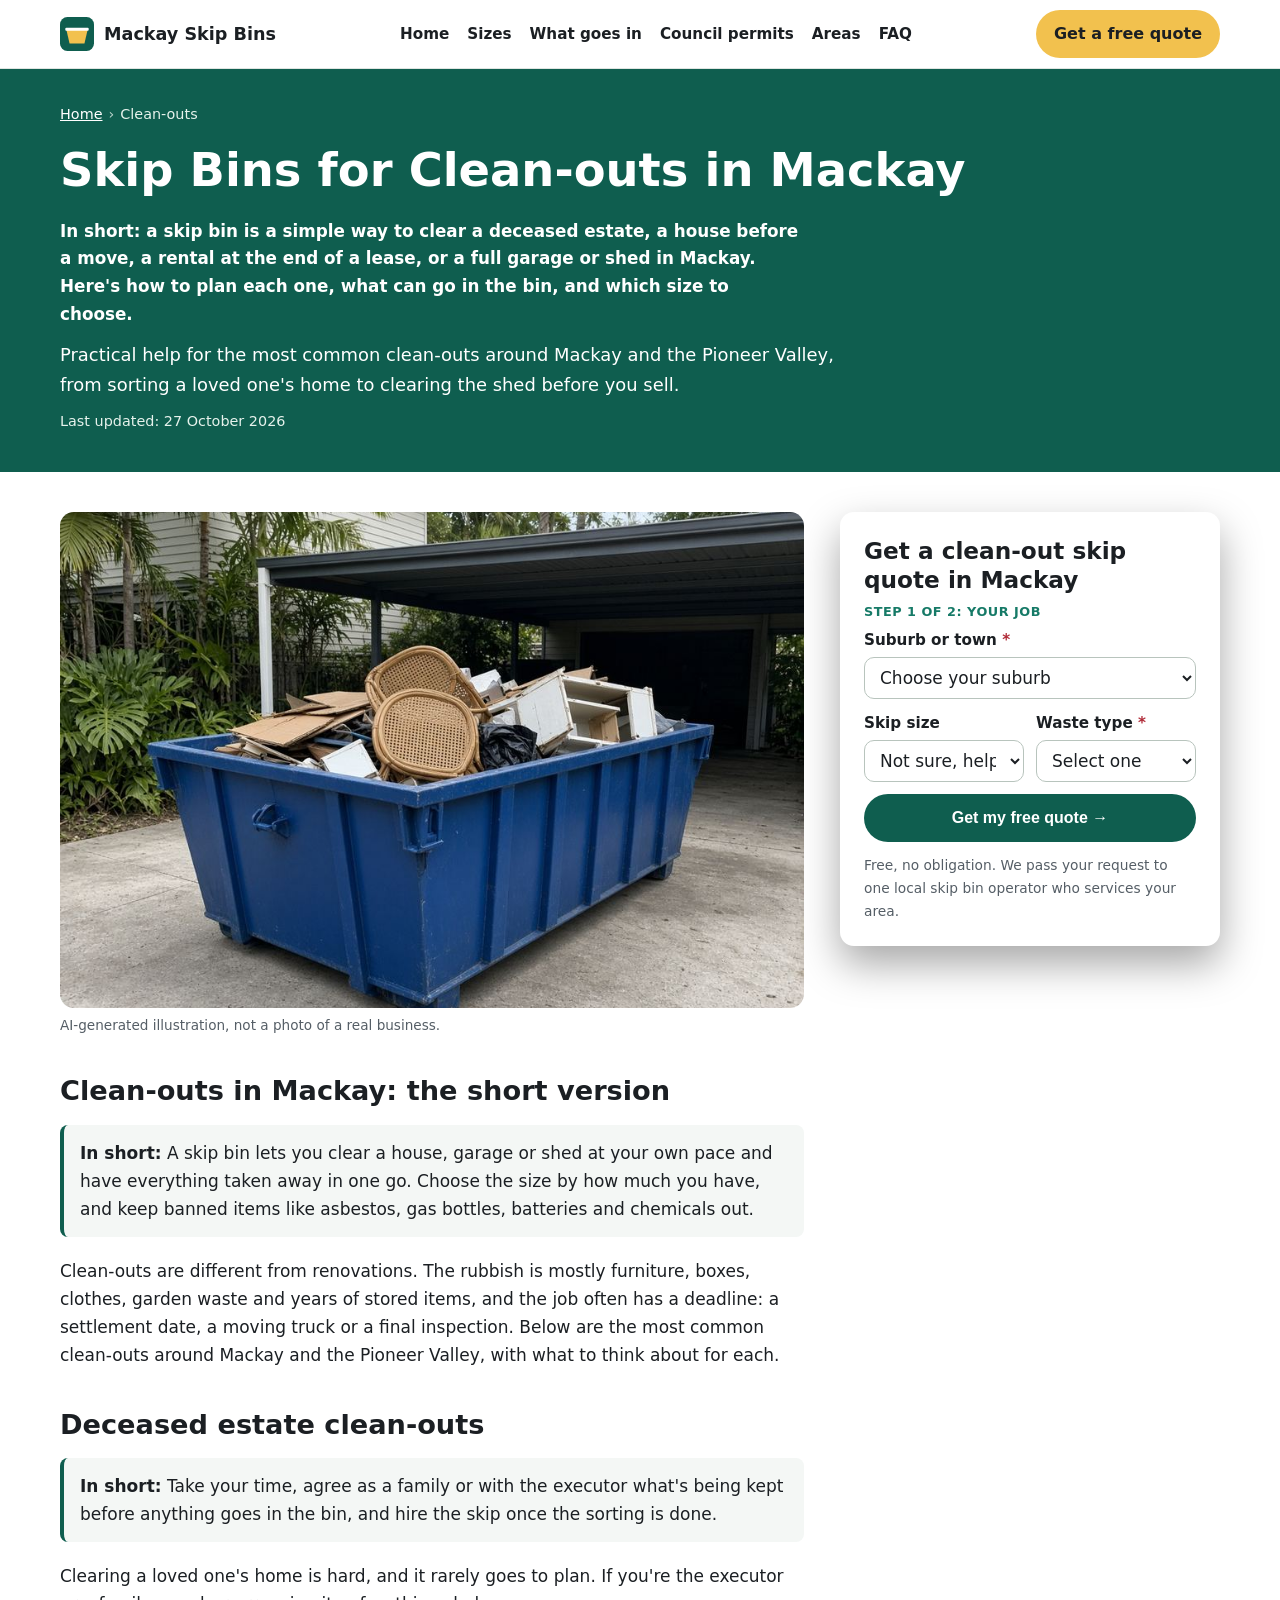
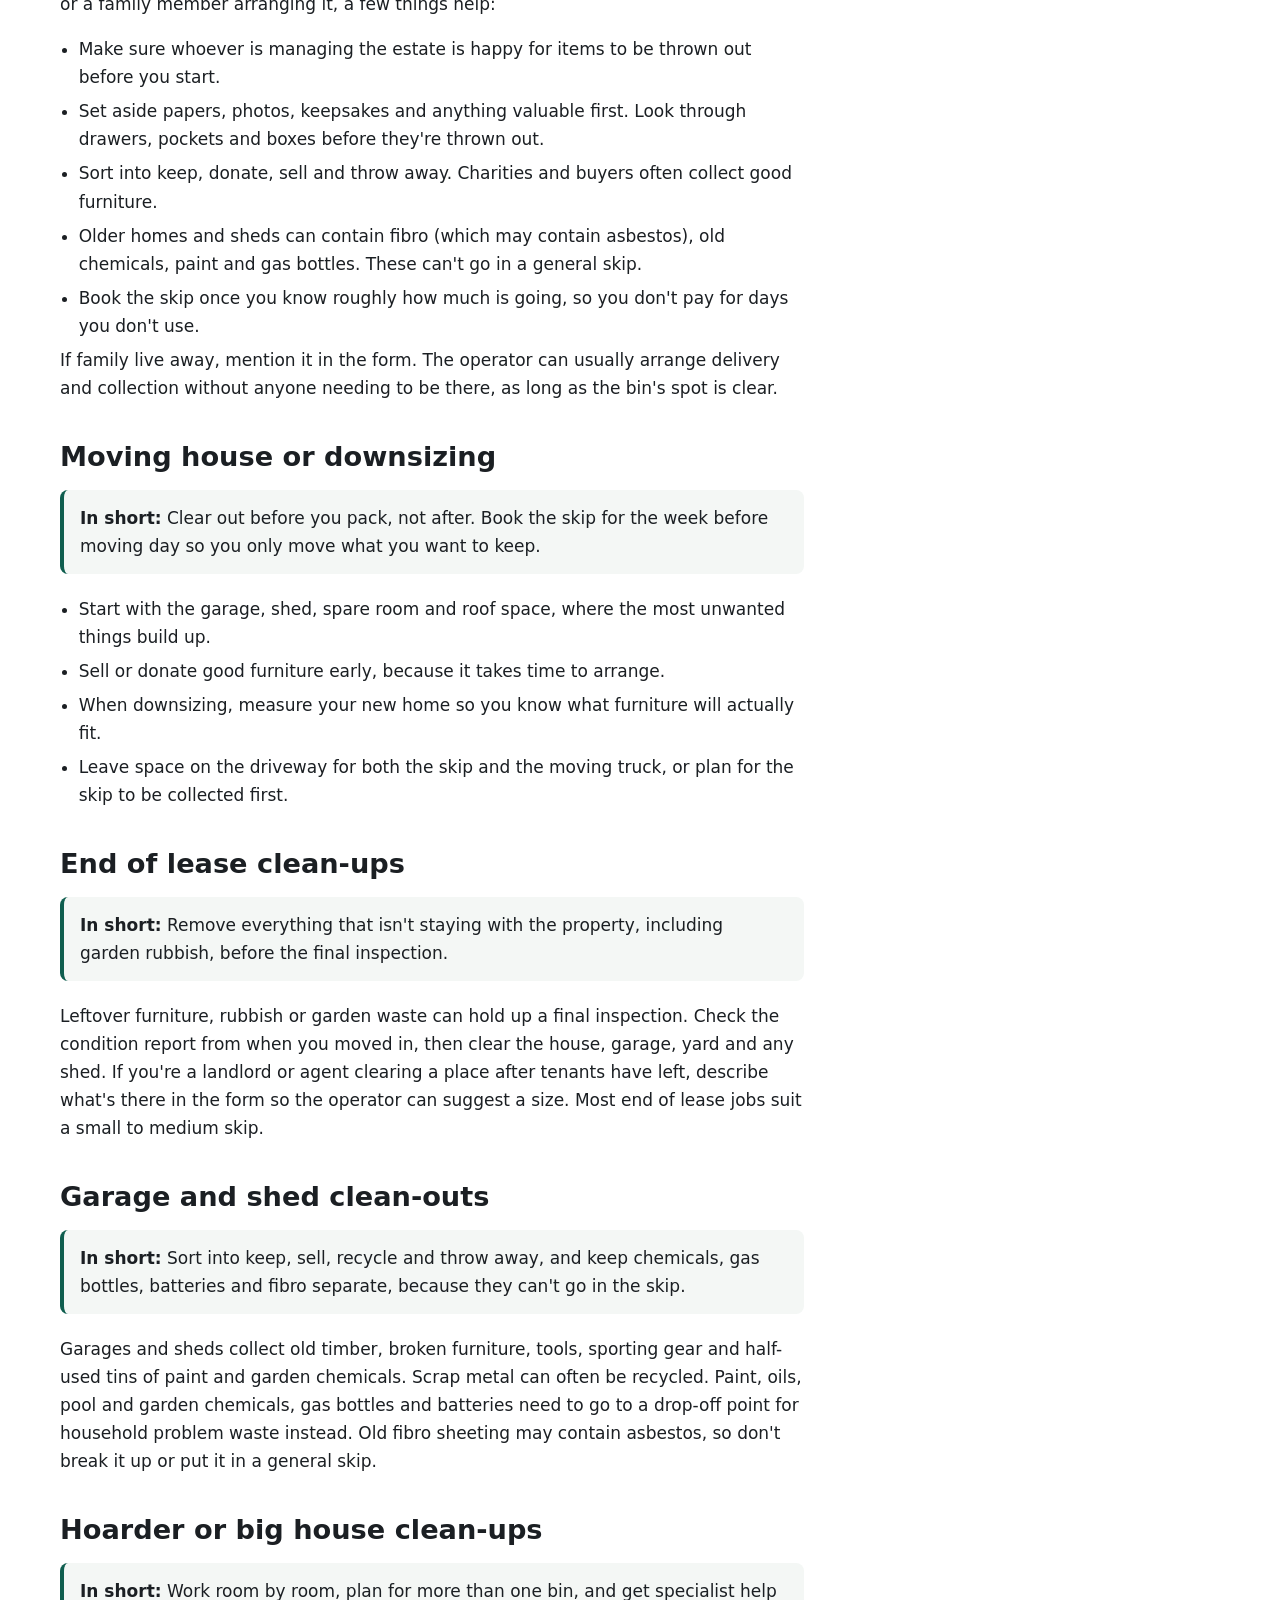
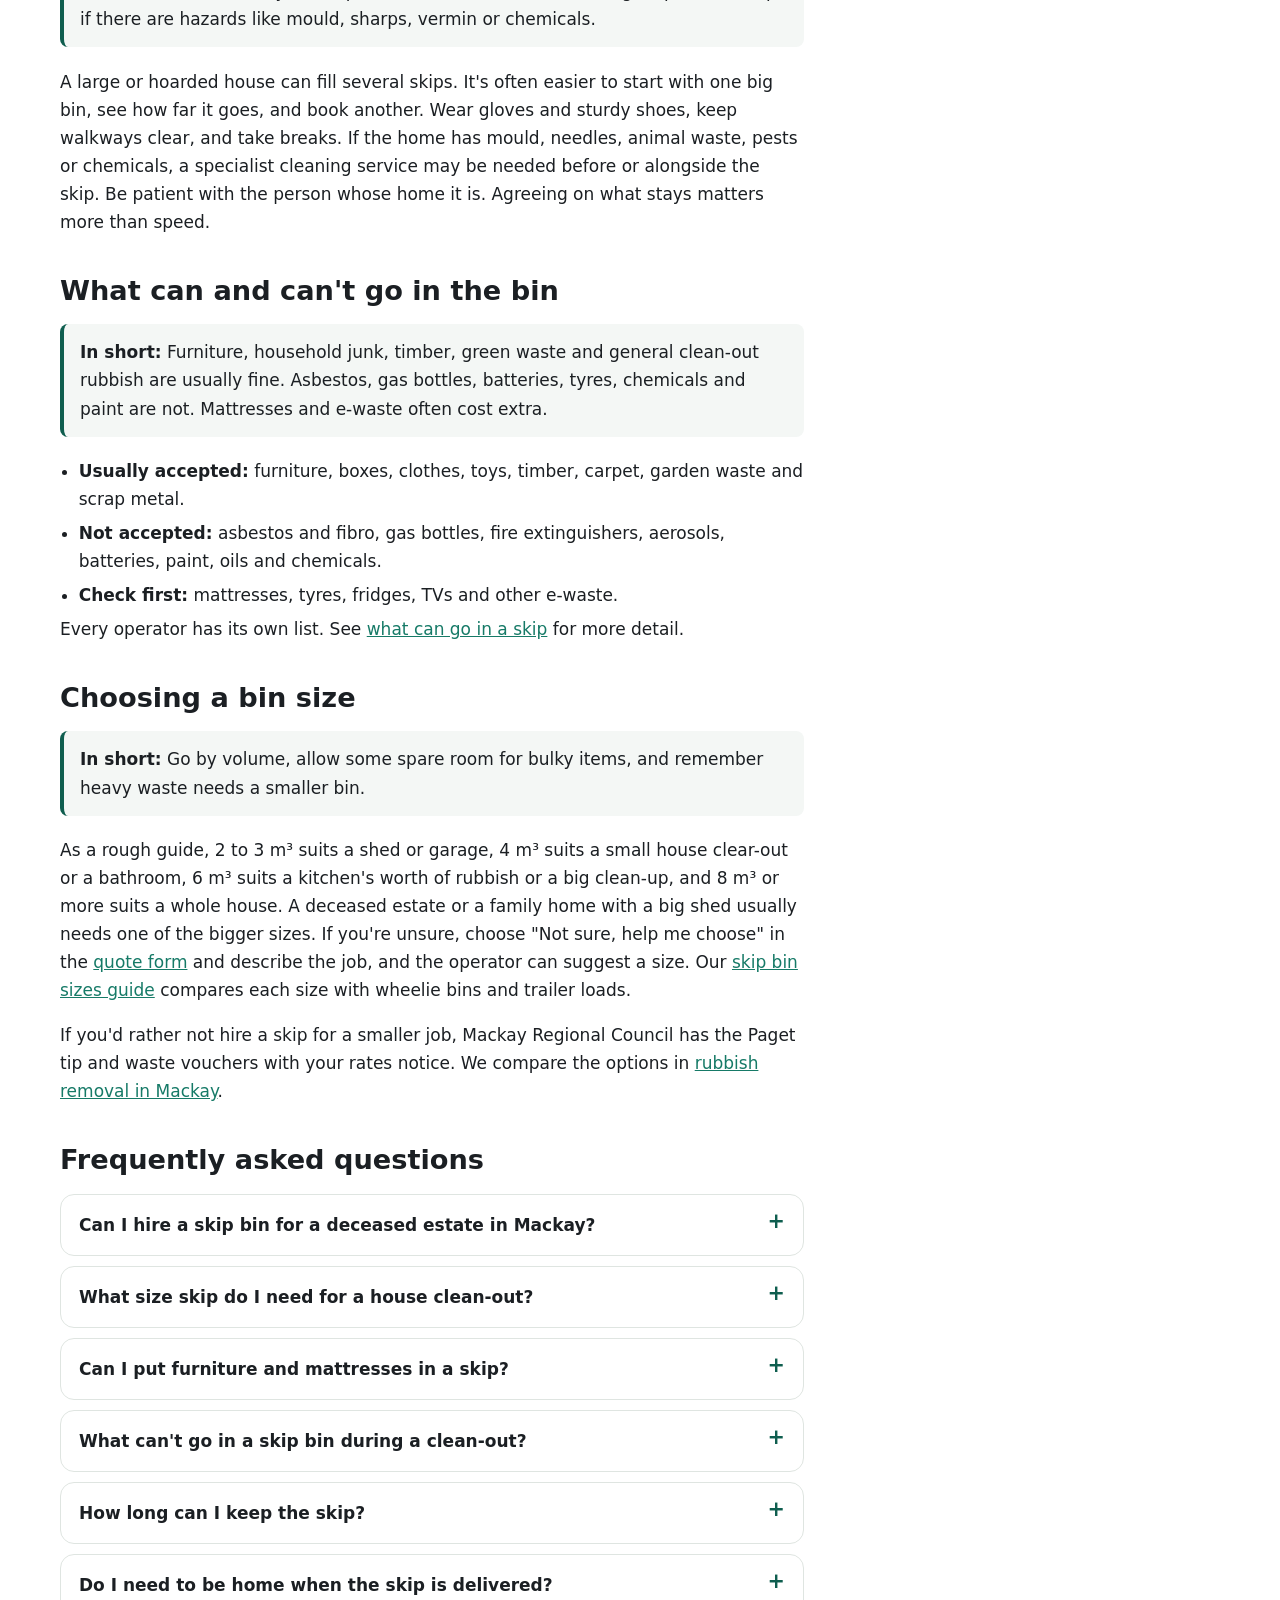
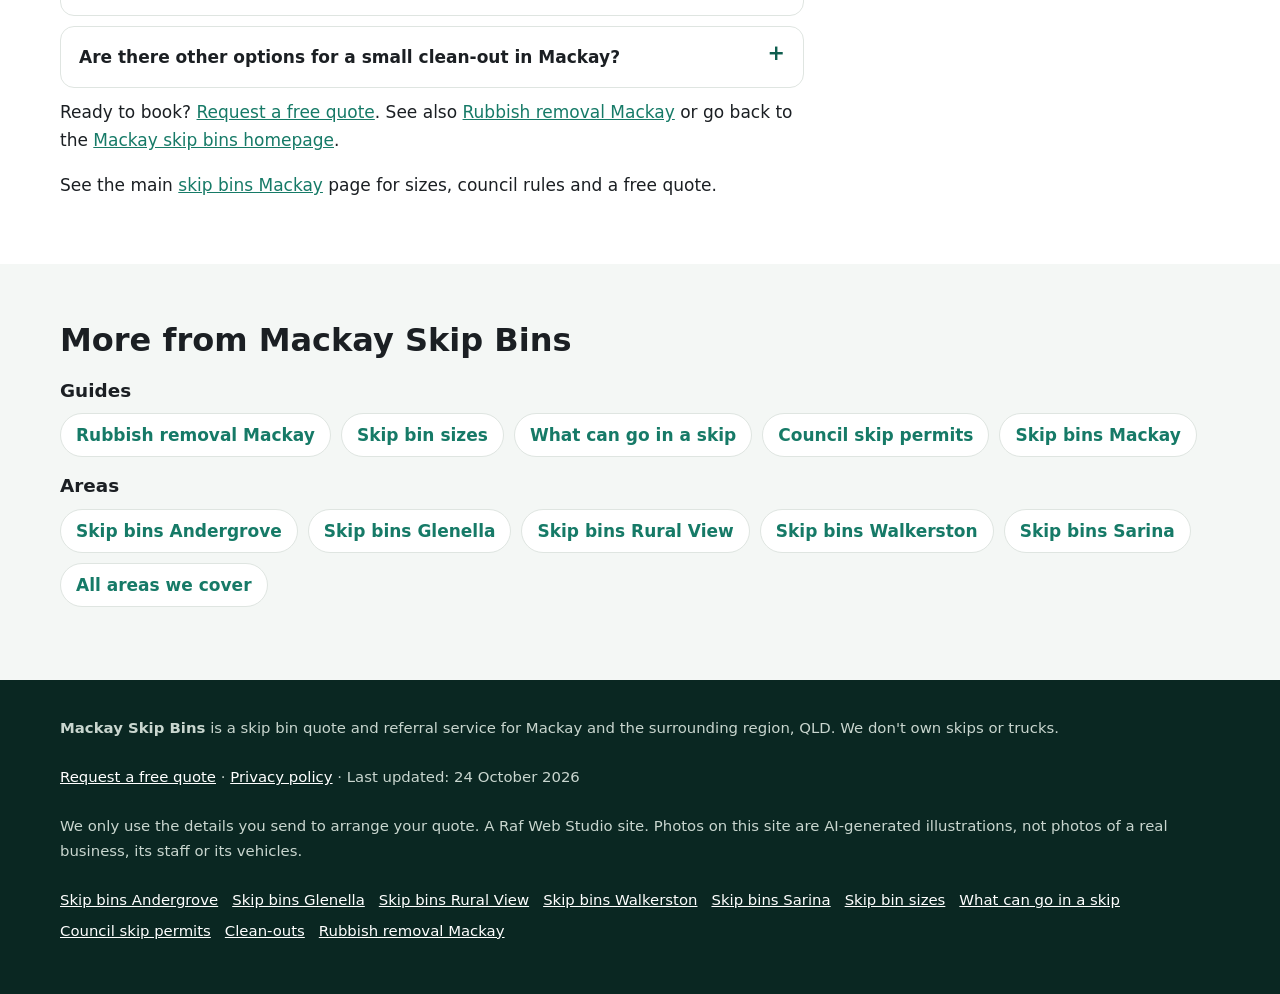
<file: clean-outs/index.html>
<!doctype html>
<html lang="en-AU">
<head>
<meta charset="utf-8">
<!-- Search Console verification meta tag goes here once the property is created -->
<meta name="viewport" content="width=device-width, initial-scale=1">
<title>Skip Bins for Clean-outs in Mackay | Deceased Estates, Moving &amp; Garages</title>
<meta name="description" content="Skip bins for clean-outs in Mackay: deceased estates, moving house, downsizing, end of lease, garages, sheds and big house clean-ups. Sizes, what goes in, and a free quote.">
<link rel="canonical" href="https://mackayskipbins.com/clean-outs/">
<link rel="icon" href="/favicon.svg" type="image/svg+xml">
<meta name="theme-color" content="#0f5e4f">
<meta property="og:type" content="article">
<meta property="og:locale" content="en_AU">
<meta property="og:site_name" content="Mackay Skip Bins">
<meta property="og:title" content="Skip Bins for Clean-outs in Mackay | Deceased Estates, Moving &amp; Garages">
<meta property="og:description" content="Skip bins for clean-outs in Mackay: deceased estates, moving house, downsizing, end of lease, garages, sheds and big house clean-ups. Sizes, what goes in, and a free quote.">
<meta property="og:url" content="https://mackayskipbins.com/clean-outs/">
<meta property="og:image" content="https://mackayskipbins.com/img/card-home.jpg">
<meta name="twitter:card" content="summary_large_image">
<script>document.documentElement.classList.add('js')</script>
<link rel="stylesheet" href="/styles.css">

<!-- Google tag (gtag.js) -->
<script async src="https://www.googletagmanager.com/gtag/js?id=G-90Q7YBD8MN"></script>
<script>
  window.dataLayer = window.dataLayer || [];
  function gtag(){dataLayer.push(arguments);}
  gtag('js', new Date());
  gtag('config', 'G-90Q7YBD8MN');
</script>

<script type="application/ld+json">
{
 "@context": "https://schema.org",
 "@type": "WebPage",
 "@id": "https://mackayskipbins.com/clean-outs/#webpage",
 "url": "https://mackayskipbins.com/clean-outs/",
 "name": "Skip Bins for Clean-outs in Mackay | Deceased Estates, Moving & Garages",
 "description": "Skip bins for clean-outs in Mackay: deceased estates, moving house, downsizing, end of lease, garages, sheds and big house clean-ups. Sizes, what goes in, and a free quote.",
 "inLanguage": "en-AU",
 "dateModified": "2026-10-27",
 "isPartOf": {
  "@id": "https://mackayskipbins.com/#website"
 }
}
</script>
<script type="application/ld+json">
{
 "@context": "https://schema.org",
 "@type": "BreadcrumbList",
 "itemListElement": [
  {
   "@type": "ListItem",
   "position": 1,
   "name": "Home",
   "item": "https://mackayskipbins.com/"
  },
  {
   "@type": "ListItem",
   "position": 2,
   "name": "Clean-outs",
   "item": "https://mackayskipbins.com/clean-outs/"
  }
 ]
}
</script>
<script type="application/ld+json">
{
 "@context": "https://schema.org",
 "@type": "Service",
 "@id": "https://mackayskipbins.com/clean-outs/#service",
 "name": "Skip bins for clean-outs in Mackay",
 "serviceType": "Skip bin hire",
 "description": "Skip bins for clean-outs in Mackay: deceased estates, moving house, downsizing, end of lease, garages, sheds and big house clean-ups. Sizes, what goes in, and a free quote.",
 "url": "https://mackayskipbins.com/clean-outs/",
 "provider": {
  "@type": "Organization",
  "name": "Mackay Skip Bins",
  "url": "https://mackayskipbins.com/"
 },
 "areaServed": [
  {
   "@type": "Place",
   "name": "Mackay, QLD"
  }
 ]
}
</script>
<script type="application/ld+json">
{
 "@context": "https://schema.org",
 "@type": "FAQPage",
 "mainEntity": [
  {
   "@type": "Question",
   "name": "Can I hire a skip bin for a deceased estate in Mackay?",
   "acceptedAnswer": {
    "@type": "Answer",
    "text": "Yes. A skip is a common way to clear a deceased estate. Agree with the executor or family what's being kept before anything goes in, and tell the operator if no one will be at the property for delivery or collection."
   }
  },
  {
   "@type": "Question",
   "name": "What size skip do I need for a house clean-out?",
   "acceptedAnswer": {
    "@type": "Answer",
    "text": "As a rough guide, 2 to 3 m³ suits a shed or garage, 4 m³ suits a small house clear-out or a bathroom, 6 m³ suits a kitchen's worth of rubbish or a big clean-up, and 8 m³ or more suits a whole house. A deceased estate or a family home with a big shed usually needs one of the bigger sizes."
   }
  },
  {
   "@type": "Question",
   "name": "Can I put furniture and mattresses in a skip?",
   "acceptedAnswer": {
    "@type": "Answer",
    "text": "Furniture is usually fine. Many operators accept mattresses for an extra fee, and some don't take them. List them in the quote form so the operator can confirm."
   }
  },
  {
   "@type": "Question",
   "name": "What can't go in a skip bin during a clean-out?",
   "acceptedAnswer": {
    "@type": "Answer",
    "text": "Asbestos and fibro, gas bottles, fire extinguishers, aerosols, batteries, tyres, paint, oils and chemicals. Fridges, TVs and other e-waste may be refused or cost extra."
   }
  },
  {
   "@type": "Question",
   "name": "How long can I keep the skip?",
   "acceptedAnswer": {
    "@type": "Answer",
    "text": "Hire periods differ between operators. Most include a set number of days and charge for extra days. Tell the operator your dates when you request a quote."
   }
  },
  {
   "@type": "Question",
   "name": "Do I need to be home when the skip is delivered?",
   "acceptedAnswer": {
    "@type": "Answer",
    "text": "Usually not, as long as the spot for the bin is clear and the operator knows exactly where to put it. Add delivery notes in the form."
   }
  },
  {
   "@type": "Question",
   "name": "Are there other options for a small clean-out in Mackay?",
   "acceptedAnswer": {
    "@type": "Answer",
    "text": "For a load or two, taking it to the Paget Waste Management Centre yourself, using your council waste vouchers, may be enough. Our rubbish removal guide compares the options."
   }
  }
 ]
}
</script>
</head>
<body>
<a class="skip-link" href="#main">Skip to content</a>

<header class="site-header">
  <div class="wrap">
    <a class="brand" href="/" aria-label="Mackay Skip Bins home">
      <svg viewBox="0 0 64 64" aria-hidden="true"><rect width="64" height="64" rx="14" fill="#0f5e4f"/><path d="M12 24h40l-6 26H18z" fill="#f2c14e"/><rect x="10" y="20" width="44" height="6" rx="2" fill="#fff"/></svg>
      Mackay Skip Bins
    </a>
    <nav class="nav" aria-label="Main">
      <a href="/">Home</a>
      <a href="/skip-bin-sizes/">Sizes</a>
      <a href="/what-can-go-in-a-skip/">What goes in</a>
      <a href="/skip-bin-council-permit/">Council permits</a>
      <a href="/#areas">Areas</a>
      <a href="/#faq">FAQ</a>
    </nav>
    <a class="btn btn-call header-call" href="#quote">Get a free quote</a>
  </div>
</header>

<main id="main">
<section class="page-hero" aria-labelledby="h1">
  <div class="wrap">
    <nav class="crumbs" aria-label="Breadcrumb"><ol><li><a href="https://mackayskipbins.com/">Home</a></li><li aria-current="page">Clean-outs</li></ol></nav>
    <h1 id="h1">Skip Bins for Clean-outs in Mackay</h1>
    <p class="summary">In short: a skip bin is a simple way to clear a deceased estate, a house before a move, a rental at the end of a lease, or a full garage or shed in Mackay. Here&#x27;s how to plan each one, what can go in the bin, and which size to choose.</p>
    <p class="lead">Practical help for the most common clean-outs around Mackay and the Pioneer Valley, from sorting a loved one&#x27;s home to clearing the shed before you sell.</p>
    <p class="updated">Last updated: 27 October 2026</p>
  </div>
</section>
<div class="wrap page-grid">
  <article class="page-body">
<figure><img src="/img/card-home.jpg" width="900" height="600" style="aspect-ratio:3/2;object-fit:cover" alt="Illustration of a blue skip bin with old cane chairs during a house clean-out" decoding="async"><figcaption>AI-generated illustration, not a photo of a real business.</figcaption></figure>
<h2>Clean-outs in Mackay: the short version</h2>
<p class="callout"><strong>In short:</strong> A skip bin lets you clear a house, garage or shed at your own pace and have everything taken away in one go. Choose the size by how much you have, and keep banned items like asbestos, gas bottles, batteries and chemicals out.</p><p>Clean-outs are different from renovations. The rubbish is mostly furniture, boxes, clothes, garden waste and years of stored items, and the job often has a deadline: a settlement date, a moving truck or a final inspection. Below are the most common clean-outs around Mackay and the Pioneer Valley, with what to think about for each.</p>
<h2>Deceased estate clean-outs</h2>
<p class="callout"><strong>In short:</strong> Take your time, agree as a family or with the executor what's being kept before anything goes in the bin, and hire the skip once the sorting is done.</p><p>Clearing a loved one's home is hard, and it rarely goes to plan. If you're the executor or a family member arranging it, a few things help:</p><ul class="clean"><li>Make sure whoever is managing the estate is happy for items to be thrown out before you start.</li><li>Set aside papers, photos, keepsakes and anything valuable first. Look through drawers, pockets and boxes before they're thrown out.</li><li>Sort into keep, donate, sell and throw away. Charities and buyers often collect good furniture.</li><li>Older homes and sheds can contain fibro (which may contain asbestos), old chemicals, paint and gas bottles. These can't go in a general skip.</li><li>Book the skip once you know roughly how much is going, so you don't pay for days you don't use.</li></ul><p>If family live away, mention it in the form. The operator can usually arrange delivery and collection without anyone needing to be there, as long as the bin's spot is clear.</p>
<h2>Moving house or downsizing</h2>
<p class="callout"><strong>In short:</strong> Clear out before you pack, not after. Book the skip for the week before moving day so you only move what you want to keep.</p><ul class="clean"><li>Start with the garage, shed, spare room and roof space, where the most unwanted things build up.</li><li>Sell or donate good furniture early, because it takes time to arrange.</li><li>When downsizing, measure your new home so you know what furniture will actually fit.</li><li>Leave space on the driveway for both the skip and the moving truck, or plan for the skip to be collected first.</li></ul>
<h2>End of lease clean-ups</h2>
<p class="callout"><strong>In short:</strong> Remove everything that isn't staying with the property, including garden rubbish, before the final inspection.</p><p>Leftover furniture, rubbish or garden waste can hold up a final inspection. Check the condition report from when you moved in, then clear the house, garage, yard and any shed. If you're a landlord or agent clearing a place after tenants have left, describe what's there in the form so the operator can suggest a size. Most end of lease jobs suit a small to medium skip.</p>
<h2>Garage and shed clean-outs</h2>
<p class="callout"><strong>In short:</strong> Sort into keep, sell, recycle and throw away, and keep chemicals, gas bottles, batteries and fibro separate, because they can't go in the skip.</p><p>Garages and sheds collect old timber, broken furniture, tools, sporting gear and half-used tins of paint and garden chemicals. Scrap metal can often be recycled. Paint, oils, pool and garden chemicals, gas bottles and batteries need to go to a drop-off point for household problem waste instead. Old fibro sheeting may contain asbestos, so don't break it up or put it in a general skip.</p>
<h2>Hoarder or big house clean-ups</h2>
<p class="callout"><strong>In short:</strong> Work room by room, plan for more than one bin, and get specialist help if there are hazards like mould, sharps, vermin or chemicals.</p><p>A large or hoarded house can fill several skips. It's often easier to start with one big bin, see how far it goes, and book another. Wear gloves and sturdy shoes, keep walkways clear, and take breaks. If the home has mould, needles, animal waste, pests or chemicals, a specialist cleaning service may be needed before or alongside the skip. Be patient with the person whose home it is. Agreeing on what stays matters more than speed.</p>
<h2>What can and can&#x27;t go in the bin</h2>
<p class="callout"><strong>In short:</strong> Furniture, household junk, timber, green waste and general clean-out rubbish are usually fine. Asbestos, gas bottles, batteries, tyres, chemicals and paint are not. Mattresses and e-waste often cost extra.</p><ul class="clean"><li><strong>Usually accepted:</strong> furniture, boxes, clothes, toys, timber, carpet, garden waste and scrap metal.</li><li><strong>Not accepted:</strong> asbestos and fibro, gas bottles, fire extinguishers, aerosols, batteries, paint, oils and chemicals.</li><li><strong>Check first:</strong> mattresses, tyres, fridges, TVs and other e-waste.</li></ul><p>Every operator has its own list. See <a href="/what-can-go-in-a-skip/">what can go in a skip</a> for more detail.</p>
<h2>Choosing a bin size</h2>
<p class="callout"><strong>In short:</strong> Go by volume, allow some spare room for bulky items, and remember heavy waste needs a smaller bin.</p><p>As a rough guide, 2 to 3 m³ suits a shed or garage, 4 m³ suits a small house clear-out or a bathroom, 6 m³ suits a kitchen's worth of rubbish or a big clean-up, and 8 m³ or more suits a whole house. A deceased estate or a family home with a big shed usually needs one of the bigger sizes. If you're unsure, choose "Not sure, help me choose" in the <a href="#quote">quote form</a> and describe the job, and the operator can suggest a size. Our <a href="/skip-bin-sizes/">skip bin sizes guide</a> compares each size with wheelie bins and trailer loads.</p><p>If you'd rather not hire a skip for a smaller job, Mackay Regional Council has the Paget tip and waste vouchers with your rates notice. We compare the options in <a href="/rubbish-removal-mackay/">rubbish removal in Mackay</a>.</p>
<h2 id="faq-h">Frequently asked questions</h2>
<details><summary>Can I hire a skip bin for a deceased estate in Mackay?</summary><p>Yes. A skip is a common way to clear a deceased estate. Agree with the executor or family what&#x27;s being kept before anything goes in, and tell the operator if no one will be at the property for delivery or collection.</p></details><details><summary>What size skip do I need for a house clean-out?</summary><p>As a rough guide, 2 to 3 m³ suits a shed or garage, 4 m³ suits a small house clear-out or a bathroom, 6 m³ suits a kitchen&#x27;s worth of rubbish or a big clean-up, and 8 m³ or more suits a whole house. A deceased estate or a family home with a big shed usually needs one of the bigger sizes.</p></details><details><summary>Can I put furniture and mattresses in a skip?</summary><p>Furniture is usually fine. Many operators accept mattresses for an extra fee, and some don&#x27;t take them. List them in the quote form so the operator can confirm.</p></details><details><summary>What can&#x27;t go in a skip bin during a clean-out?</summary><p>Asbestos and fibro, gas bottles, fire extinguishers, aerosols, batteries, tyres, paint, oils and chemicals. Fridges, TVs and other e-waste may be refused or cost extra.</p></details><details><summary>How long can I keep the skip?</summary><p>Hire periods differ between operators. Most include a set number of days and charge for extra days. Tell the operator your dates when you request a quote.</p></details><details><summary>Do I need to be home when the skip is delivered?</summary><p>Usually not, as long as the spot for the bin is clear and the operator knows exactly where to put it. Add delivery notes in the form.</p></details><details><summary>Are there other options for a small clean-out in Mackay?</summary><p>For a load or two, taking it to the Paget Waste Management Centre yourself, using your council waste vouchers, may be enough. Our rubbish removal guide compares the options.</p></details>
<p>Ready to book? <a href="#quote">Request a free quote</a>. See also <a href="/rubbish-removal-mackay/">Rubbish removal Mackay</a> or go back to the <a href="/">Mackay skip bins homepage</a>.</p>

<p class="home-link">See the main <a href="/">skip bins Mackay</a> page for sizes, council rules and a free quote.</p>
  </article>
  <aside class="page-aside">
    <div class="hero-form-card" id="quote">
      <h2 id="quote-h">Get a clean-out skip quote in Mackay</h2>
      <form class="quote-form two-step" id="quote-form" action="https://formsubmit.co/quotes@mackayskipbins.com" method="post" novalidate>
        <input type="hidden" name="_subject" value="New quote request – mackayskipbins.com">
        <input type="hidden" name="_captcha" value="true">
        <input type="hidden" name="_template" value="table">
        <input type="hidden" name="_next" value="https://mackayskipbins.com/thanks.html?lead=1">
        <input type="hidden" name="_autoresponse" value="Thanks for your skip bin request. We&#x27;ve received it and are passing it to a local operator, who&#x27;ll be in touch shortly with availability and a price.">
        <input type="text" name="_honey" style="display:none" tabindex="-1" autocomplete="off" aria-hidden="true">
        <input type="hidden" name="source" value="mackayskipbins.com">
        <input type="hidden" name="page" value="/clean-outs/">
        <fieldset class="step step-1">
          <legend class="step-label">Step 1 of 2: your job</legend>
          <div class="full"><label for="suburb">Suburb or town <span class="req" aria-hidden="true">*</span></label>
            <select id="suburb" name="suburb" required><option value="">Choose your suburb</option><option>Mackay</option><option>North Mackay</option><option>South Mackay</option><option>West Mackay</option><option>East Mackay</option><option>Andergrove</option><option>Beaconsfield</option><option>Mount Pleasant</option><option>Glenella</option><option>Slade Point</option><option>Bucasia</option><option>Shoal Point</option><option>Eimeo</option><option>Blacks Beach</option><option>Rural View</option><option>Ooralea</option><option>Bakers Creek</option><option>Walkerston</option><option>Marian</option><option>Mirani</option><option>Sarina</option><option value="Other">Other (tell us below)</option></select></div>
          <div class="full other-wrap"><label for="suburb_other">Other suburb or town</label><input id="suburb_other" name="suburb_other" type="text" autocomplete="address-level2"></div>
          <div><label for="size">Skip size</label>
            <select id="size" name="skip_size"><option value="Not sure">Not sure, help me choose</option><option>Skip bag (about 1 m³)</option><option>2 m³</option><option>3 m³</option><option>4 m³</option><option>6 m³</option><option>8 m³</option><option>9 m³</option><option>10–12 m³</option><option>Larger / hook-lift</option></select></div>
          <div><label for="waste">Waste type <span class="req" aria-hidden="true">*</span></label>
            <select id="waste" name="waste_type" required><option value="">Select one</option><option>General household</option><option>Green waste</option><option>Mixed renovation / building</option><option>Soil, concrete or bricks</option><option>Mixed, not sure</option><option>May contain asbestos</option></select></div>
          <div class="full js-only"><button class="btn btn-primary btn-block" type="button" id="to-step-2">Get my free quote →</button></div>
          <p class="microcopy full">Free, no obligation. We pass your request to one local skip bin operator who services your area.</p>
          <p class="form-error full" id="step1-error" role="alert" hidden>Please choose your suburb and waste type.</p>
        </fieldset>
        <fieldset class="step step-2" id="step-2">
          <legend class="step-label">Step 2 of 2: your details</legend>
          <div><label for="name">Name <span class="req" aria-hidden="true">*</span></label><input id="name" name="name" type="text" autocomplete="name" required></div>
          <div><label for="phone">Phone <span class="req" aria-hidden="true">*</span></label><input id="phone" name="phone" type="tel" autocomplete="tel" inputmode="tel" required></div>
          <div><label for="email">Email</label><input id="email" name="email" type="email" autocomplete="email"></div>
          <div><label for="date">Delivery date</label><input id="date" name="preferred_date" type="date"></div>
          <div class="full"><label for="message">Anything else?</label><textarea id="message" name="message" rows="2" placeholder="e.g. storm clean-up, Queenslander reno, cane farm shed, 7 days"></textarea></div>
          <p class="consent full">By sending this form you agree we can share your details with one local skip bin operator so they can quote for your job. See our <a href="/privacy.html">privacy policy</a>.</p>
          <div class="full step2-actions"><button class="btn btn-primary" type="submit">Send my quote request</button><button class="btn-link js-only" type="button" id="back-1">← Back</button></div>
        </fieldset>
      </form>
    </div>
  </aside>
</div>
<section class="alt" aria-labelledby="more-h">
  <div class="wrap">
    <h2 id="more-h">More from Mackay Skip Bins</h2>
    <h3>Guides</h3>
    <ul class="link-list"><li><a href="/rubbish-removal-mackay/">Rubbish removal Mackay</a></li><li><a href="/skip-bin-sizes/">Skip bin sizes</a></li><li><a href="/what-can-go-in-a-skip/">What can go in a skip</a></li><li><a href="/skip-bin-council-permit/">Council skip permits</a></li><li><a href="/">Skip bins Mackay</a></li></ul>
    <h3>Areas</h3>
    <ul class="link-list"><li><a href="/skip-bins-andergrove/">Skip bins Andergrove</a></li><li><a href="/skip-bins-glenella/">Skip bins Glenella</a></li><li><a href="/skip-bins-rural-view/">Skip bins Rural View</a></li><li><a href="/skip-bins-walkerston/">Skip bins Walkerston</a></li><li><a href="/skip-bins-sarina/">Skip bins Sarina</a></li><li><a href="/#areas">All areas we cover</a></li></ul>
  </div>
</section>
</main>

<footer class="site-footer">
  <div class="wrap">
    <p><strong>Mackay Skip Bins</strong> is a skip bin quote and referral service for Mackay and the surrounding region, QLD. We don't own skips or trucks.</p>
    <p><a href="#quote">Request a free quote</a> · <a href="/privacy.html">Privacy policy</a> · Last updated: 24 October 2026</p>
    <p>We only use the details you send to arrange your quote. A Raf Web Studio site. Photos on this site are AI-generated illustrations, not photos of a real business, its staff or its vehicles.</p>
    <p class="footer-links"><a href="/skip-bins-andergrove/">Skip bins Andergrove</a> <a href="/skip-bins-glenella/">Skip bins Glenella</a> <a href="/skip-bins-rural-view/">Skip bins Rural View</a> <a href="/skip-bins-walkerston/">Skip bins Walkerston</a> <a href="/skip-bins-sarina/">Skip bins Sarina</a> <a href="/skip-bin-sizes/">Skip bin sizes</a> <a href="/what-can-go-in-a-skip/">What can go in a skip</a> <a href="/skip-bin-council-permit/">Council skip permits</a> <a href="/clean-outs/">Clean-outs</a> <a href="/rubbish-removal-mackay/">Rubbish removal Mackay</a></p>
  </div>
</footer>

<div class="mobile-call" aria-label="Quick contact">
  <a class="btn btn-call" href="#quote">Get a free quote</a>
</div>
<script src="/form.js" defer></script>
</body>
</html>
</file>
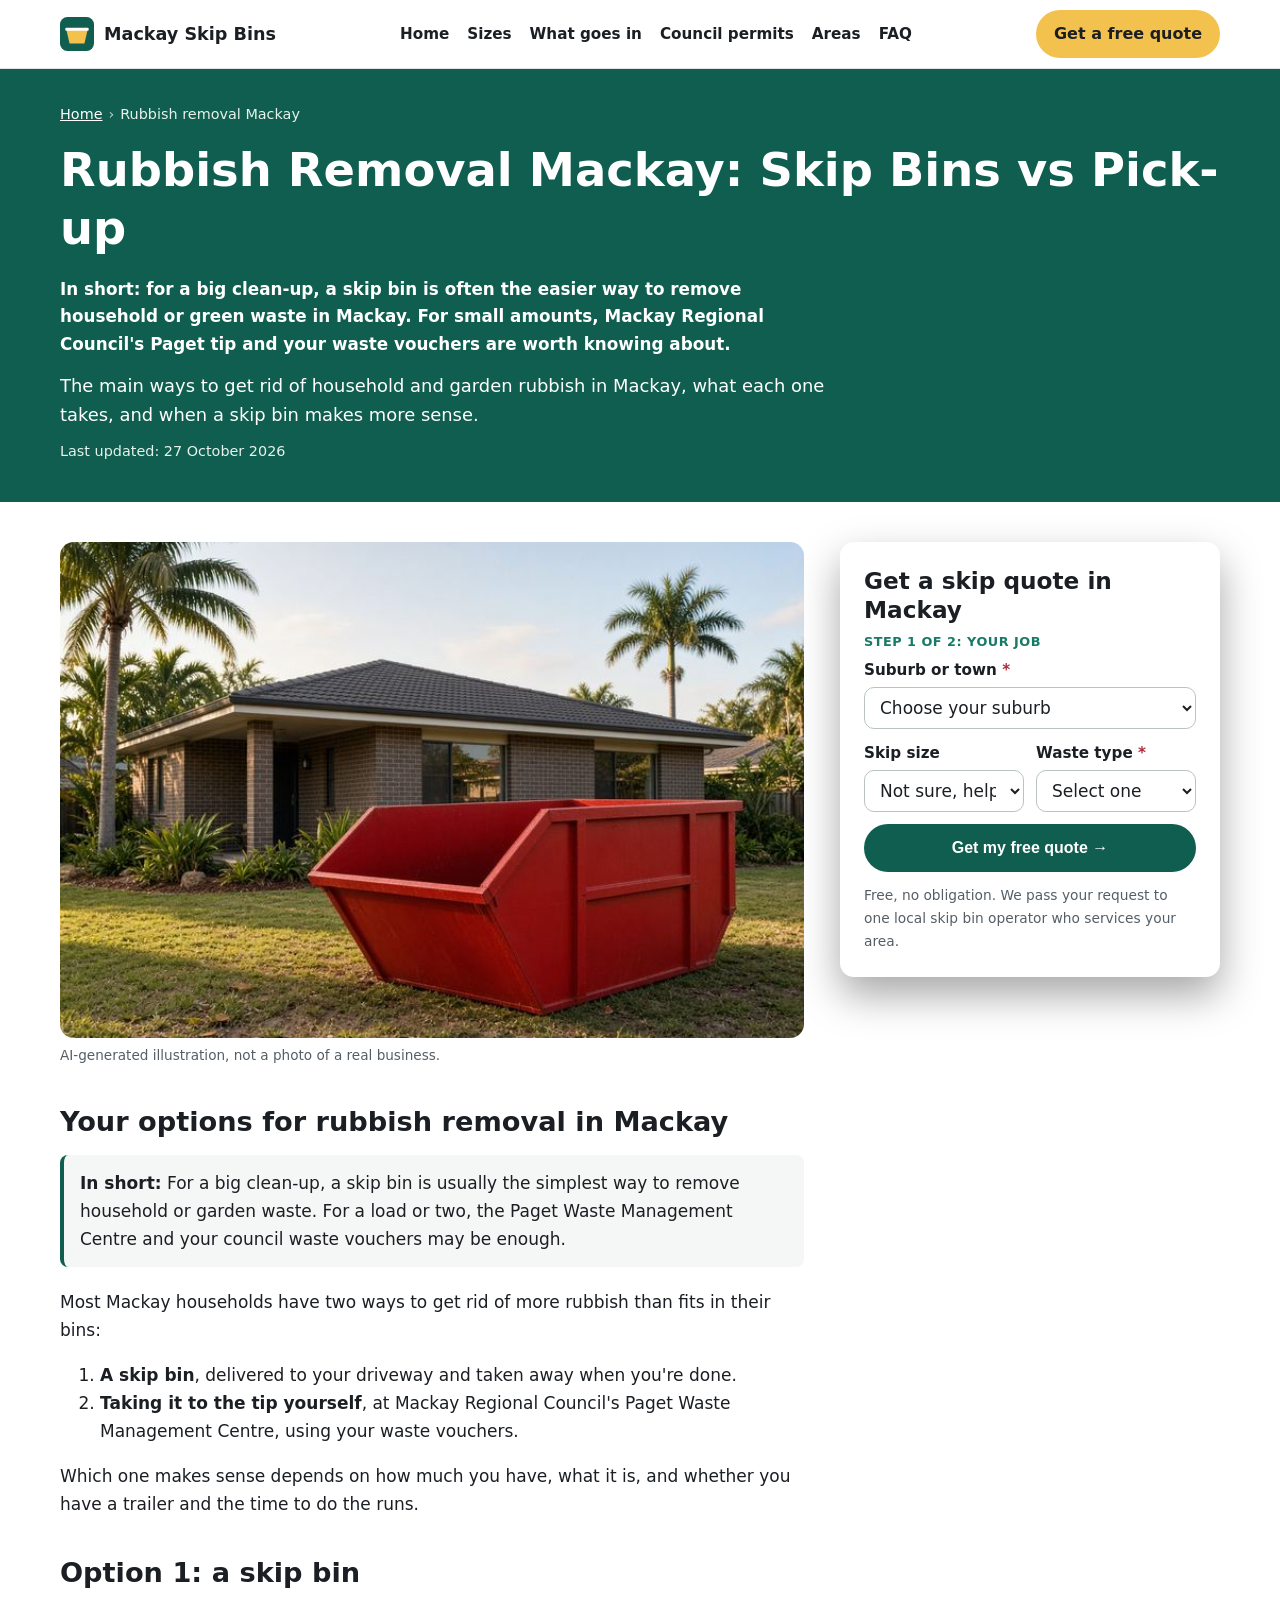
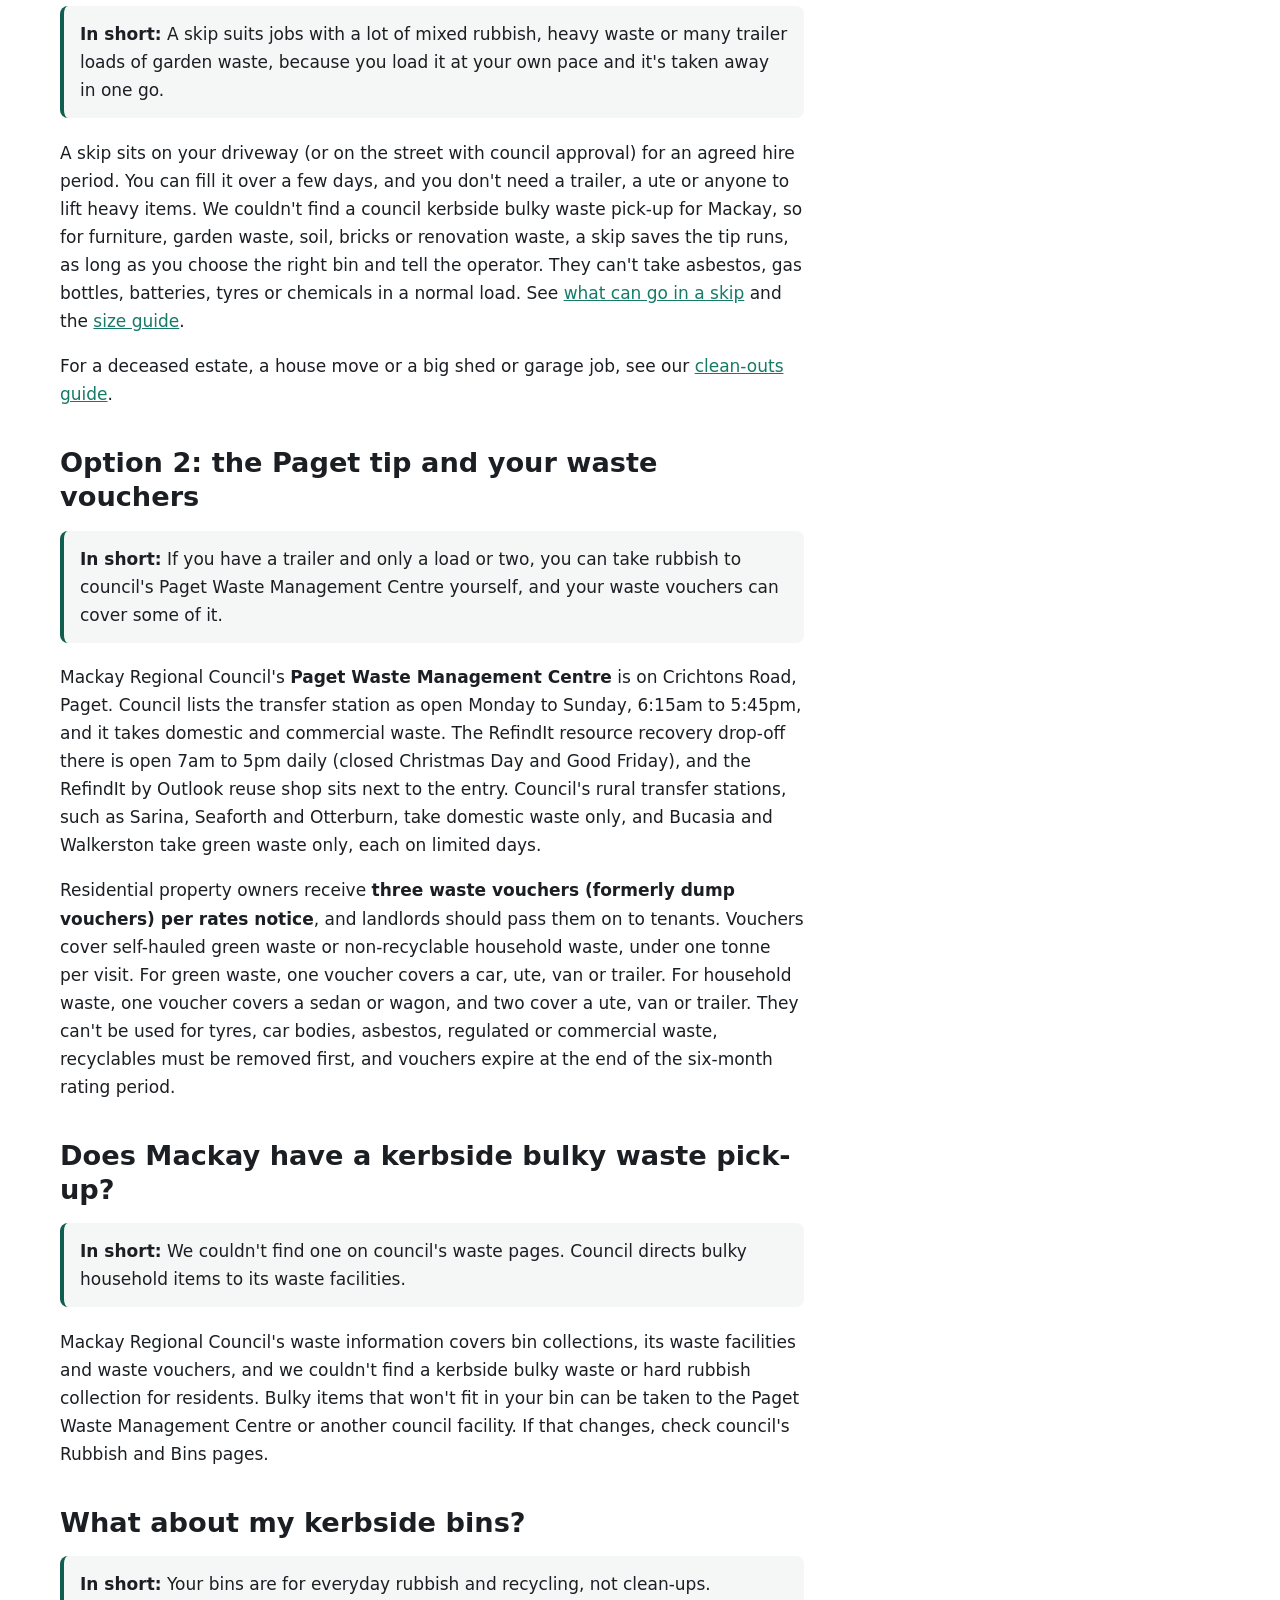
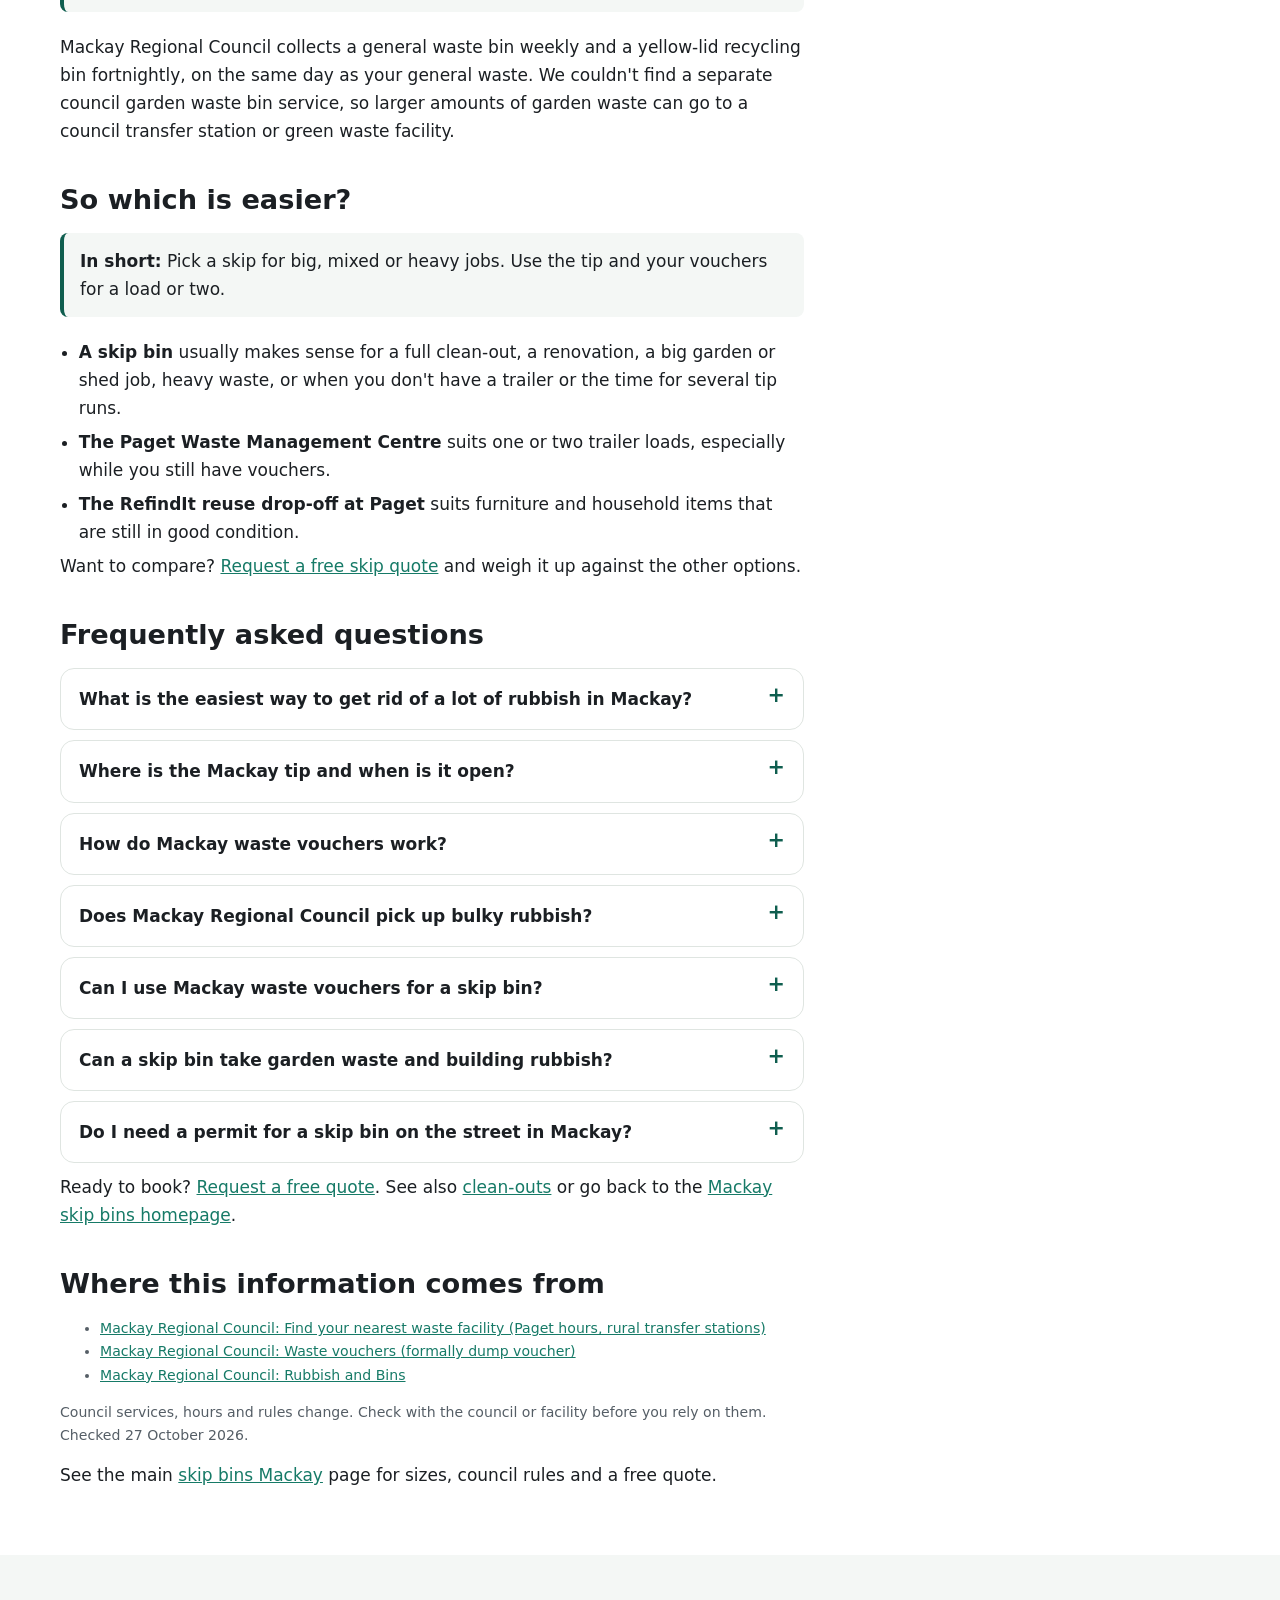
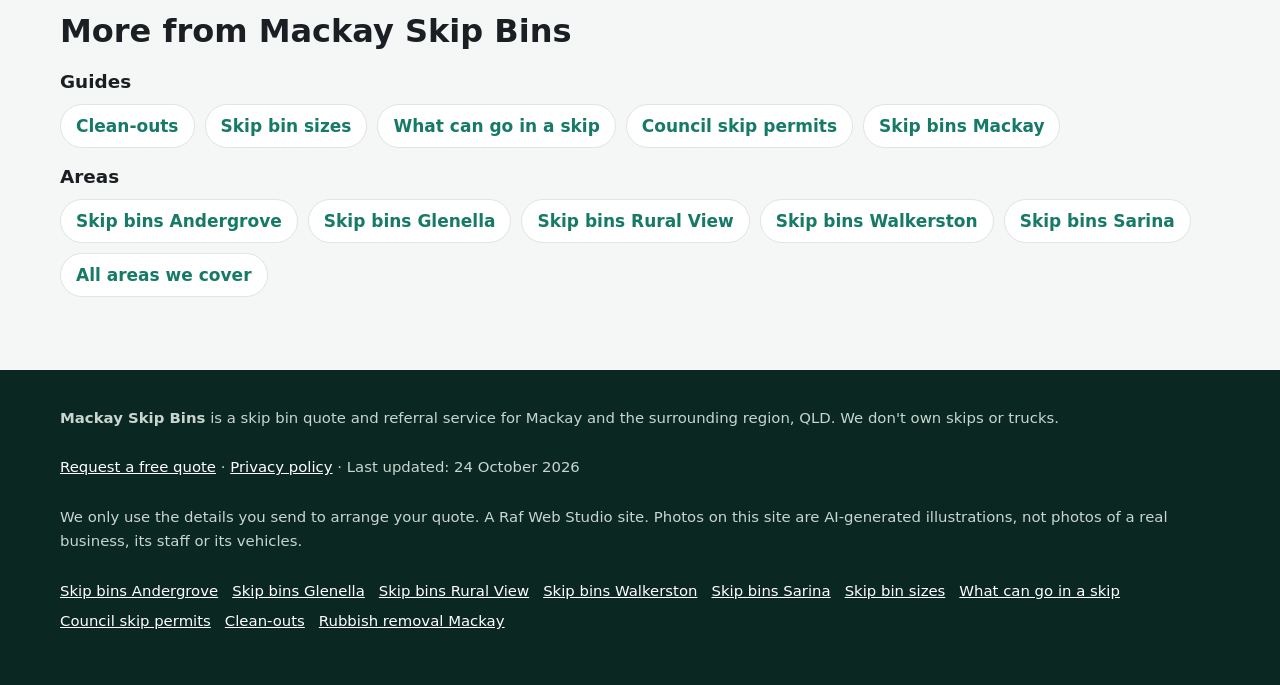
<file: rubbish-removal-mackay/index.html>
<!doctype html>
<html lang="en-AU">
<head>
<meta charset="utf-8">
<!-- Search Console verification meta tag goes here once the property is created -->
<meta name="viewport" content="width=device-width, initial-scale=1">
<title>Rubbish Removal Mackay: Skip Bins vs Pick-up</title>
<meta name="description" content="Rubbish removal in Mackay: compare a skip bin with Mackay Regional Council&#x27;s Paget tip and waste vouchers, with what each one accepts. Free skip quote.">
<link rel="canonical" href="https://mackayskipbins.com/rubbish-removal-mackay/">
<link rel="icon" href="/favicon.svg" type="image/svg+xml">
<meta name="theme-color" content="#0f5e4f">
<meta property="og:type" content="article">
<meta property="og:locale" content="en_AU">
<meta property="og:site_name" content="Mackay Skip Bins">
<meta property="og:title" content="Rubbish Removal Mackay: Skip Bins vs Pick-up">
<meta property="og:description" content="Rubbish removal in Mackay: compare a skip bin with Mackay Regional Council&#x27;s Paget tip and waste vouchers, with what each one accepts. Free skip quote.">
<meta property="og:url" content="https://mackayskipbins.com/rubbish-removal-mackay/">
<meta property="og:image" content="https://mackayskipbins.com/img/step3.jpg">
<meta name="twitter:card" content="summary_large_image">
<script>document.documentElement.classList.add('js')</script>
<link rel="stylesheet" href="/styles.css">

<!-- Google tag (gtag.js) -->
<script async src="https://www.googletagmanager.com/gtag/js?id=G-90Q7YBD8MN"></script>
<script>
  window.dataLayer = window.dataLayer || [];
  function gtag(){dataLayer.push(arguments);}
  gtag('js', new Date());
  gtag('config', 'G-90Q7YBD8MN');
</script>

<script type="application/ld+json">
{
 "@context": "https://schema.org",
 "@type": "WebPage",
 "@id": "https://mackayskipbins.com/rubbish-removal-mackay/#webpage",
 "url": "https://mackayskipbins.com/rubbish-removal-mackay/",
 "name": "Rubbish Removal Mackay: Skip Bins vs Pick-up",
 "description": "Rubbish removal in Mackay: compare a skip bin with Mackay Regional Council's Paget tip and waste vouchers, with what each one accepts. Free skip quote.",
 "inLanguage": "en-AU",
 "dateModified": "2026-10-27",
 "isPartOf": {
  "@id": "https://mackayskipbins.com/#website"
 }
}
</script>
<script type="application/ld+json">
{
 "@context": "https://schema.org",
 "@type": "BreadcrumbList",
 "itemListElement": [
  {
   "@type": "ListItem",
   "position": 1,
   "name": "Home",
   "item": "https://mackayskipbins.com/"
  },
  {
   "@type": "ListItem",
   "position": 2,
   "name": "Rubbish removal Mackay",
   "item": "https://mackayskipbins.com/rubbish-removal-mackay/"
  }
 ]
}
</script>
<script type="application/ld+json">
{
 "@context": "https://schema.org",
 "@type": "Service",
 "@id": "https://mackayskipbins.com/rubbish-removal-mackay/#service",
 "name": "Rubbish removal skip bin quotes in Mackay",
 "serviceType": "Skip bin hire",
 "description": "Rubbish removal in Mackay: compare a skip bin with Mackay Regional Council's Paget tip and waste vouchers, with what each one accepts. Free skip quote.",
 "url": "https://mackayskipbins.com/rubbish-removal-mackay/",
 "provider": {
  "@type": "Organization",
  "name": "Mackay Skip Bins",
  "url": "https://mackayskipbins.com/"
 },
 "areaServed": [
  {
   "@type": "Place",
   "name": "Mackay, QLD"
  }
 ]
}
</script>
<script type="application/ld+json">
{
 "@context": "https://schema.org",
 "@type": "FAQPage",
 "mainEntity": [
  {
   "@type": "Question",
   "name": "What is the easiest way to get rid of a lot of rubbish in Mackay?",
   "acceptedAnswer": {
    "@type": "Answer",
    "text": "It depends on how much you have and what it is. For one or two loads, a trailer run to the Paget Waste Management Centre, using your council waste vouchers if you have them, may be enough. For a big clean-out, heavy waste or many loads, a skip bin is often the easier option, because you load it at your own pace and it's taken away in one trip."
   }
  },
  {
   "@type": "Question",
   "name": "Where is the Mackay tip and when is it open?",
   "acceptedAnswer": {
    "@type": "Answer",
    "text": "Mackay Regional Council's Paget Waste Management Centre is on Crichtons Road, Paget. Council lists the transfer station as open Monday to Sunday, from 6:15am to 5:45pm."
   }
  },
  {
   "@type": "Question",
   "name": "How do Mackay waste vouchers work?",
   "acceptedAnswer": {
    "@type": "Answer",
    "text": "Residential property owners receive three waste vouchers (formerly dump vouchers) per rates notice, and landlords should pass them on to tenants. One voucher covers a car, ute or trailer of green waste. Household waste takes one voucher for a sedan or wagon and two for a ute, van or trailer, under one tonne per visit."
   }
  },
  {
   "@type": "Question",
   "name": "Does Mackay Regional Council pick up bulky rubbish?",
   "acceptedAnswer": {
    "@type": "Answer",
    "text": "We couldn't find a kerbside bulky waste collection for Mackay residents on council's website. Bulky items can be taken to the Paget Waste Management Centre or another council facility."
   }
  },
  {
   "@type": "Question",
   "name": "Can I use Mackay waste vouchers for a skip bin?",
   "acceptedAnswer": {
    "@type": "Answer",
    "text": "No. Council says vouchers are for self-hauled waste at its transfer stations and can't be redeemed for cash or used for other council services."
   }
  },
  {
   "@type": "Question",
   "name": "Can a skip bin take garden waste and building rubbish?",
   "acceptedAnswer": {
    "@type": "Answer",
    "text": "Usually, yes, which is one reason people choose a skip. Heavy waste such as soil, concrete and bricks normally needs a smaller bin with a weight limit, and asbestos can never go in a general skip. Tell the operator what you have when you request a quote."
   }
  },
  {
   "@type": "Question",
   "name": "Do I need a permit for a skip bin on the street in Mackay?",
   "acceptedAnswer": {
    "@type": "Answer",
    "text": "A skip wholly on your own property generally doesn't need council approval. A skip on the road, footpath or verge usually needs approval from Mackay Regional Council. See our council skip permits guide for details."
   }
  }
 ]
}
</script>
</head>
<body>
<a class="skip-link" href="#main">Skip to content</a>

<header class="site-header">
  <div class="wrap">
    <a class="brand" href="/" aria-label="Mackay Skip Bins home">
      <svg viewBox="0 0 64 64" aria-hidden="true"><rect width="64" height="64" rx="14" fill="#0f5e4f"/><path d="M12 24h40l-6 26H18z" fill="#f2c14e"/><rect x="10" y="20" width="44" height="6" rx="2" fill="#fff"/></svg>
      Mackay Skip Bins
    </a>
    <nav class="nav" aria-label="Main">
      <a href="/">Home</a>
      <a href="/skip-bin-sizes/">Sizes</a>
      <a href="/what-can-go-in-a-skip/">What goes in</a>
      <a href="/skip-bin-council-permit/">Council permits</a>
      <a href="/#areas">Areas</a>
      <a href="/#faq">FAQ</a>
    </nav>
    <a class="btn btn-call header-call" href="#quote">Get a free quote</a>
  </div>
</header>

<main id="main">
<section class="page-hero" aria-labelledby="h1">
  <div class="wrap">
    <nav class="crumbs" aria-label="Breadcrumb"><ol><li><a href="https://mackayskipbins.com/">Home</a></li><li aria-current="page">Rubbish removal Mackay</li></ol></nav>
    <h1 id="h1">Rubbish Removal Mackay: Skip Bins vs Pick-up</h1>
    <p class="summary">In short: for a big clean-up, a skip bin is often the easier way to remove household or green waste in Mackay. For small amounts, Mackay Regional Council&#x27;s Paget tip and your waste vouchers are worth knowing about.</p>
    <p class="lead">The main ways to get rid of household and garden rubbish in Mackay, what each one takes, and when a skip bin makes more sense.</p>
    <p class="updated">Last updated: 27 October 2026</p>
  </div>
</section>
<div class="wrap page-grid">
  <article class="page-body">
<figure><img src="/img/step3.jpg" width="900" height="600" style="aspect-ratio:3/2;object-fit:cover" alt="Illustration of a red skip bin on a lawn beside a brick home with palm trees" decoding="async"><figcaption>AI-generated illustration, not a photo of a real business.</figcaption></figure>
<h2>Your options for rubbish removal in Mackay</h2>
<p class="callout"><strong>In short:</strong> For a big clean-up, a skip bin is usually the simplest way to remove household or garden waste. For a load or two, the Paget Waste Management Centre and your council waste vouchers may be enough.</p><p>Most Mackay households have two ways to get rid of more rubbish than fits in their bins:</p><ol><li><strong>A skip bin</strong>, delivered to your driveway and taken away when you're done.</li><li><strong>Taking it to the tip yourself</strong>, at Mackay Regional Council's Paget Waste Management Centre, using your waste vouchers.</li></ol><p>Which one makes sense depends on how much you have, what it is, and whether you have a trailer and the time to do the runs.</p>
<h2>Option 1: a skip bin</h2>
<p class="callout"><strong>In short:</strong> A skip suits jobs with a lot of mixed rubbish, heavy waste or many trailer loads of garden waste, because you load it at your own pace and it's taken away in one go.</p><p>A skip sits on your driveway (or on the street with council approval) for an agreed hire period. You can fill it over a few days, and you don't need a trailer, a ute or anyone to lift heavy items. We couldn't find a council kerbside bulky waste pick-up for Mackay, so for furniture, garden waste, soil, bricks or renovation waste, a skip saves the tip runs, as long as you choose the right bin and tell the operator. They can't take asbestos, gas bottles, batteries, tyres or chemicals in a normal load. See <a href="/what-can-go-in-a-skip/">what can go in a skip</a> and the <a href="/skip-bin-sizes/">size guide</a>.</p><p>For a deceased estate, a house move or a big shed or garage job, see our <a href="/clean-outs/">clean-outs guide</a>.</p>
<h2>Option 2: the Paget tip and your waste vouchers</h2>
<p class="callout"><strong>In short:</strong> If you have a trailer and only a load or two, you can take rubbish to council's Paget Waste Management Centre yourself, and your waste vouchers can cover some of it.</p><p>Mackay Regional Council's <strong>Paget Waste Management Centre</strong> is on Crichtons Road, Paget. Council lists the transfer station as open Monday to Sunday, 6:15am to 5:45pm, and it takes domestic and commercial waste. The RefindIt resource recovery drop-off there is open 7am to 5pm daily (closed Christmas Day and Good Friday), and the RefindIt by Outlook reuse shop sits next to the entry. Council's rural transfer stations, such as Sarina, Seaforth and Otterburn, take domestic waste only, and Bucasia and Walkerston take green waste only, each on limited days.</p><p>Residential property owners receive <strong>three waste vouchers (formerly dump vouchers) per rates notice</strong>, and landlords should pass them on to tenants. Vouchers cover self-hauled green waste or non-recyclable household waste, under one tonne per visit. For green waste, one voucher covers a car, ute, van or trailer. For household waste, one voucher covers a sedan or wagon, and two cover a ute, van or trailer. They can't be used for tyres, car bodies, asbestos, regulated or commercial waste, recyclables must be removed first, and vouchers expire at the end of the six-month rating period.</p>
<h2>Does Mackay have a kerbside bulky waste pick-up?</h2>
<p class="callout"><strong>In short:</strong> We couldn't find one on council's waste pages. Council directs bulky household items to its waste facilities.</p><p>Mackay Regional Council's waste information covers bin collections, its waste facilities and waste vouchers, and we couldn't find a kerbside bulky waste or hard rubbish collection for residents. Bulky items that won't fit in your bin can be taken to the Paget Waste Management Centre or another council facility. If that changes, check council's Rubbish and Bins pages.</p>
<h2>What about my kerbside bins?</h2>
<p class="callout"><strong>In short:</strong> Your bins are for everyday rubbish and recycling, not clean-ups.</p><p>Mackay Regional Council collects a general waste bin weekly and a yellow-lid recycling bin fortnightly, on the same day as your general waste. We couldn't find a separate council garden waste bin service, so larger amounts of garden waste can go to a council transfer station or green waste facility.</p>
<h2>So which is easier?</h2>
<p class="callout"><strong>In short:</strong> Pick a skip for big, mixed or heavy jobs. Use the tip and your vouchers for a load or two.</p><ul class="clean"><li><strong>A skip bin</strong> usually makes sense for a full clean-out, a renovation, a big garden or shed job, heavy waste, or when you don't have a trailer or the time for several tip runs.</li><li><strong>The Paget Waste Management Centre</strong> suits one or two trailer loads, especially while you still have vouchers.</li><li><strong>The RefindIt reuse drop-off at Paget</strong> suits furniture and household items that are still in good condition.</li></ul><p>Want to compare? <a href="#quote">Request a free skip quote</a> and weigh it up against the other options.</p>
<h2 id="faq-h">Frequently asked questions</h2>
<details><summary>What is the easiest way to get rid of a lot of rubbish in Mackay?</summary><p>It depends on how much you have and what it is. For one or two loads, a trailer run to the Paget Waste Management Centre, using your council waste vouchers if you have them, may be enough. For a big clean-out, heavy waste or many loads, a skip bin is often the easier option, because you load it at your own pace and it&#x27;s taken away in one trip.</p></details><details><summary>Where is the Mackay tip and when is it open?</summary><p>Mackay Regional Council&#x27;s Paget Waste Management Centre is on Crichtons Road, Paget. Council lists the transfer station as open Monday to Sunday, from 6:15am to 5:45pm.</p></details><details><summary>How do Mackay waste vouchers work?</summary><p>Residential property owners receive three waste vouchers (formerly dump vouchers) per rates notice, and landlords should pass them on to tenants. One voucher covers a car, ute or trailer of green waste. Household waste takes one voucher for a sedan or wagon and two for a ute, van or trailer, under one tonne per visit.</p></details><details><summary>Does Mackay Regional Council pick up bulky rubbish?</summary><p>We couldn&#x27;t find a kerbside bulky waste collection for Mackay residents on council&#x27;s website. Bulky items can be taken to the Paget Waste Management Centre or another council facility.</p></details><details><summary>Can I use Mackay waste vouchers for a skip bin?</summary><p>No. Council says vouchers are for self-hauled waste at its transfer stations and can&#x27;t be redeemed for cash or used for other council services.</p></details><details><summary>Can a skip bin take garden waste and building rubbish?</summary><p>Usually, yes, which is one reason people choose a skip. Heavy waste such as soil, concrete and bricks normally needs a smaller bin with a weight limit, and asbestos can never go in a general skip. Tell the operator what you have when you request a quote.</p></details><details><summary>Do I need a permit for a skip bin on the street in Mackay?</summary><p>A skip wholly on your own property generally doesn&#x27;t need council approval. A skip on the road, footpath or verge usually needs approval from Mackay Regional Council. See our council skip permits guide for details.</p></details>
<p>Ready to book? <a href="#quote">Request a free quote</a>. See also <a href="/clean-outs/">clean-outs</a> or go back to the <a href="/">Mackay skip bins homepage</a>.</p>
<h2>Where this information comes from</h2>
<ul class="sources"><li><a href="https://www.mackay.qld.gov.au/Residents/Rubbish-and-Bins/Find-your-nearest-waste-facility" rel="noopener">Mackay Regional Council: Find your nearest waste facility (Paget hours, rural transfer stations)</a></li><li><a href="https://www.mackay.qld.gov.au/Residents/Rubbish-and-Bins/Waste-vouchers-formally-dump-voucher" rel="noopener">Mackay Regional Council: Waste vouchers (formally dump voucher)</a></li><li><a href="https://www.mackay.qld.gov.au/Residents/Rubbish-and-Bins" rel="noopener">Mackay Regional Council: Rubbish and Bins</a></li></ul>
<p class="sources">Council services, hours and rules change. Check with the council or facility before you rely on them. Checked 27 October 2026.</p>

<p class="home-link">See the main <a href="/">skip bins Mackay</a> page for sizes, council rules and a free quote.</p>
  </article>
  <aside class="page-aside">
    <div class="hero-form-card" id="quote">
      <h2 id="quote-h">Get a skip quote in Mackay</h2>
      <form class="quote-form two-step" id="quote-form" action="https://formsubmit.co/quotes@mackayskipbins.com" method="post" novalidate>
        <input type="hidden" name="_subject" value="New quote request – mackayskipbins.com">
        <input type="hidden" name="_captcha" value="true">
        <input type="hidden" name="_template" value="table">
        <input type="hidden" name="_next" value="https://mackayskipbins.com/thanks.html?lead=1">
        <input type="hidden" name="_autoresponse" value="Thanks for your skip bin request. We&#x27;ve received it and are passing it to a local operator, who&#x27;ll be in touch shortly with availability and a price.">
        <input type="text" name="_honey" style="display:none" tabindex="-1" autocomplete="off" aria-hidden="true">
        <input type="hidden" name="source" value="mackayskipbins.com">
        <input type="hidden" name="page" value="/rubbish-removal-mackay/">
        <fieldset class="step step-1">
          <legend class="step-label">Step 1 of 2: your job</legend>
          <div class="full"><label for="suburb">Suburb or town <span class="req" aria-hidden="true">*</span></label>
            <select id="suburb" name="suburb" required><option value="">Choose your suburb</option><option>Mackay</option><option>North Mackay</option><option>South Mackay</option><option>West Mackay</option><option>East Mackay</option><option>Andergrove</option><option>Beaconsfield</option><option>Mount Pleasant</option><option>Glenella</option><option>Slade Point</option><option>Bucasia</option><option>Shoal Point</option><option>Eimeo</option><option>Blacks Beach</option><option>Rural View</option><option>Ooralea</option><option>Bakers Creek</option><option>Walkerston</option><option>Marian</option><option>Mirani</option><option>Sarina</option><option value="Other">Other (tell us below)</option></select></div>
          <div class="full other-wrap"><label for="suburb_other">Other suburb or town</label><input id="suburb_other" name="suburb_other" type="text" autocomplete="address-level2"></div>
          <div><label for="size">Skip size</label>
            <select id="size" name="skip_size"><option value="Not sure">Not sure, help me choose</option><option>Skip bag (about 1 m³)</option><option>2 m³</option><option>3 m³</option><option>4 m³</option><option>6 m³</option><option>8 m³</option><option>9 m³</option><option>10–12 m³</option><option>Larger / hook-lift</option></select></div>
          <div><label for="waste">Waste type <span class="req" aria-hidden="true">*</span></label>
            <select id="waste" name="waste_type" required><option value="">Select one</option><option>General household</option><option>Green waste</option><option>Mixed renovation / building</option><option>Soil, concrete or bricks</option><option>Mixed, not sure</option><option>May contain asbestos</option></select></div>
          <div class="full js-only"><button class="btn btn-primary btn-block" type="button" id="to-step-2">Get my free quote →</button></div>
          <p class="microcopy full">Free, no obligation. We pass your request to one local skip bin operator who services your area.</p>
          <p class="form-error full" id="step1-error" role="alert" hidden>Please choose your suburb and waste type.</p>
        </fieldset>
        <fieldset class="step step-2" id="step-2">
          <legend class="step-label">Step 2 of 2: your details</legend>
          <div><label for="name">Name <span class="req" aria-hidden="true">*</span></label><input id="name" name="name" type="text" autocomplete="name" required></div>
          <div><label for="phone">Phone <span class="req" aria-hidden="true">*</span></label><input id="phone" name="phone" type="tel" autocomplete="tel" inputmode="tel" required></div>
          <div><label for="email">Email</label><input id="email" name="email" type="email" autocomplete="email"></div>
          <div><label for="date">Delivery date</label><input id="date" name="preferred_date" type="date"></div>
          <div class="full"><label for="message">Anything else?</label><textarea id="message" name="message" rows="2" placeholder="e.g. storm clean-up, Queenslander reno, cane farm shed, 7 days"></textarea></div>
          <p class="consent full">By sending this form you agree we can share your details with one local skip bin operator so they can quote for your job. See our <a href="/privacy.html">privacy policy</a>.</p>
          <div class="full step2-actions"><button class="btn btn-primary" type="submit">Send my quote request</button><button class="btn-link js-only" type="button" id="back-1">← Back</button></div>
        </fieldset>
      </form>
    </div>
  </aside>
</div>
<section class="alt" aria-labelledby="more-h">
  <div class="wrap">
    <h2 id="more-h">More from Mackay Skip Bins</h2>
    <h3>Guides</h3>
    <ul class="link-list"><li><a href="/clean-outs/">Clean-outs</a></li><li><a href="/skip-bin-sizes/">Skip bin sizes</a></li><li><a href="/what-can-go-in-a-skip/">What can go in a skip</a></li><li><a href="/skip-bin-council-permit/">Council skip permits</a></li><li><a href="/">Skip bins Mackay</a></li></ul>
    <h3>Areas</h3>
    <ul class="link-list"><li><a href="/skip-bins-andergrove/">Skip bins Andergrove</a></li><li><a href="/skip-bins-glenella/">Skip bins Glenella</a></li><li><a href="/skip-bins-rural-view/">Skip bins Rural View</a></li><li><a href="/skip-bins-walkerston/">Skip bins Walkerston</a></li><li><a href="/skip-bins-sarina/">Skip bins Sarina</a></li><li><a href="/#areas">All areas we cover</a></li></ul>
  </div>
</section>
</main>

<footer class="site-footer">
  <div class="wrap">
    <p><strong>Mackay Skip Bins</strong> is a skip bin quote and referral service for Mackay and the surrounding region, QLD. We don't own skips or trucks.</p>
    <p><a href="#quote">Request a free quote</a> · <a href="/privacy.html">Privacy policy</a> · Last updated: 24 October 2026</p>
    <p>We only use the details you send to arrange your quote. A Raf Web Studio site. Photos on this site are AI-generated illustrations, not photos of a real business, its staff or its vehicles.</p>
    <p class="footer-links"><a href="/skip-bins-andergrove/">Skip bins Andergrove</a> <a href="/skip-bins-glenella/">Skip bins Glenella</a> <a href="/skip-bins-rural-view/">Skip bins Rural View</a> <a href="/skip-bins-walkerston/">Skip bins Walkerston</a> <a href="/skip-bins-sarina/">Skip bins Sarina</a> <a href="/skip-bin-sizes/">Skip bin sizes</a> <a href="/what-can-go-in-a-skip/">What can go in a skip</a> <a href="/skip-bin-council-permit/">Council skip permits</a> <a href="/clean-outs/">Clean-outs</a> <a href="/rubbish-removal-mackay/">Rubbish removal Mackay</a></p>
  </div>
</footer>

<div class="mobile-call" aria-label="Quick contact">
  <a class="btn btn-call" href="#quote">Get a free quote</a>
</div>
<script src="/form.js" defer></script>
</body>
</html>
</file>
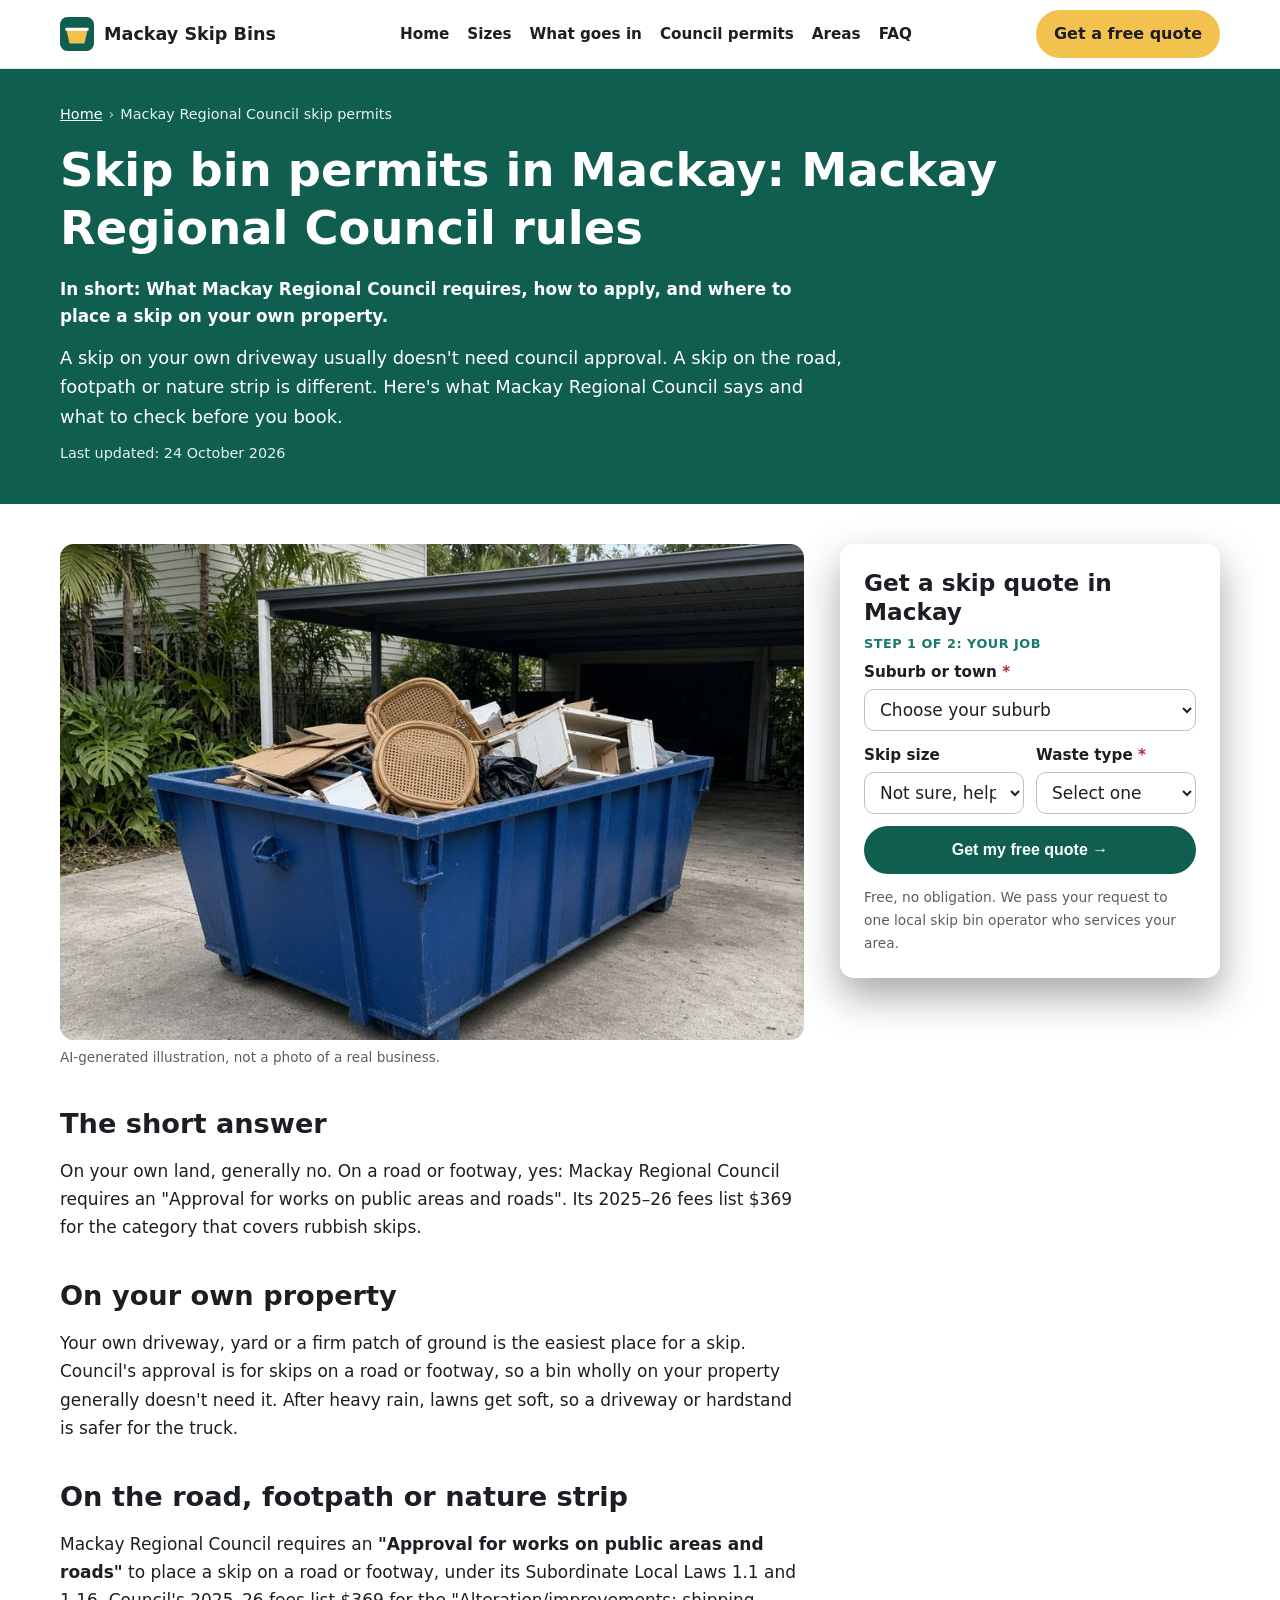
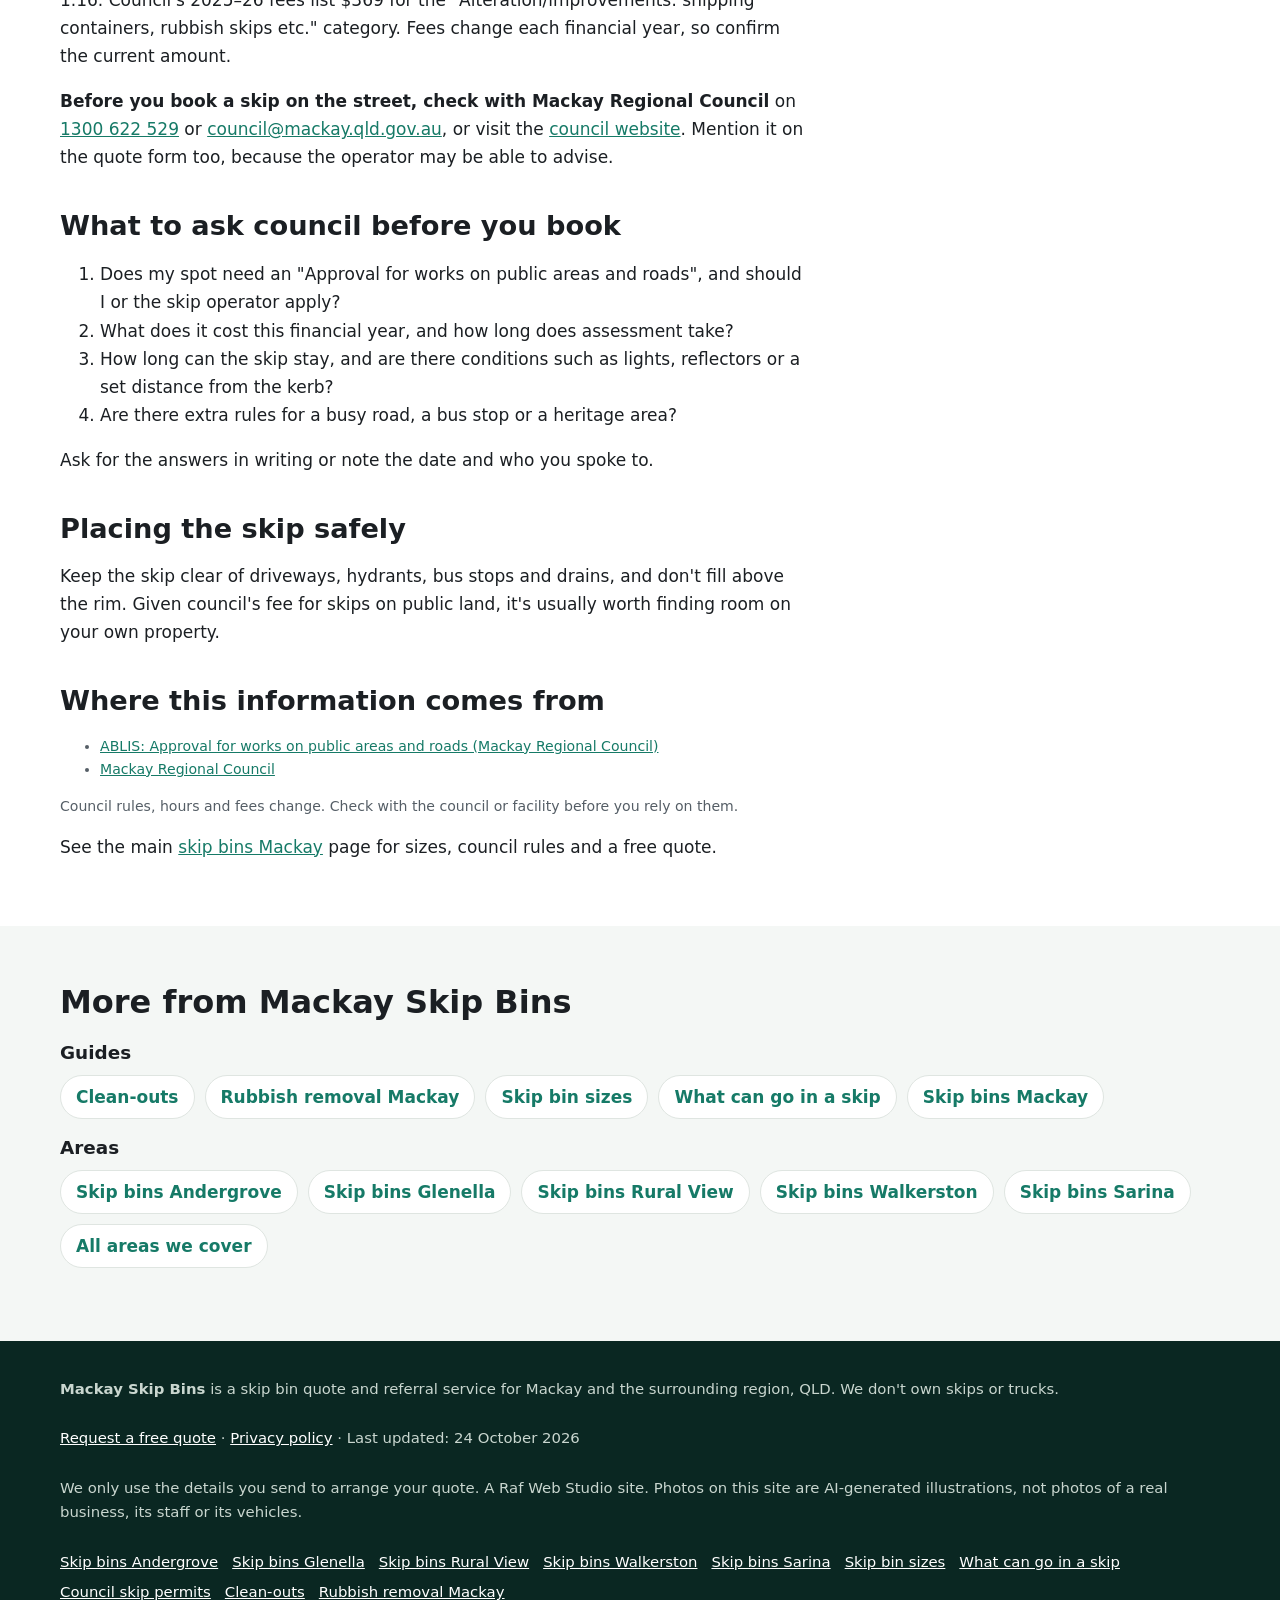
<file: skip-bin-council-permit/index.html>
<!doctype html>
<html lang="en-AU">
<head>
<meta charset="utf-8">
<!-- Search Console verification meta tag goes here once the property is created -->
<meta name="viewport" content="width=device-width, initial-scale=1">
<title>Skip Bin Permit Mackay | Mackay Regional Council Rules for Skips on the Street</title>
<meta name="description" content="Do you need a permit to put a skip bin on the road in Mackay? What Mackay Regional Council requires, how to apply, and where to place a skip on your own property.">
<link rel="canonical" href="https://mackayskipbins.com/skip-bin-council-permit/">
<link rel="icon" href="/favicon.svg" type="image/svg+xml">
<meta name="theme-color" content="#0f5e4f">
<meta property="og:type" content="article">
<meta property="og:locale" content="en_AU">
<meta property="og:site_name" content="Mackay Skip Bins">
<meta property="og:title" content="Skip Bin Permit Mackay | Mackay Regional Council Rules for Skips on the Street">
<meta property="og:description" content="Do you need a permit to put a skip bin on the road in Mackay? What Mackay Regional Council requires, how to apply, and where to place a skip on your own property.">
<meta property="og:url" content="https://mackayskipbins.com/skip-bin-council-permit/">
<meta property="og:image" content="https://mackayskipbins.com/img/hero.jpg">
<meta name="twitter:card" content="summary_large_image">
<script>document.documentElement.classList.add('js')</script>
<link rel="stylesheet" href="/styles.css">

<!-- Google tag (gtag.js) -->
<script async src="https://www.googletagmanager.com/gtag/js?id=G-90Q7YBD8MN"></script>
<script>
  window.dataLayer = window.dataLayer || [];
  function gtag(){dataLayer.push(arguments);}
  gtag('js', new Date());
  gtag('config', 'G-90Q7YBD8MN');
</script>

<script type="application/ld+json">
{
 "@context": "https://schema.org",
 "@type": "WebPage",
 "@id": "https://mackayskipbins.com/skip-bin-council-permit/#webpage",
 "url": "https://mackayskipbins.com/skip-bin-council-permit/",
 "name": "Skip Bin Permit Mackay | Mackay Regional Council Rules for Skips on the Street",
 "description": "Do you need a permit to put a skip bin on the road in Mackay? What Mackay Regional Council requires, how to apply, and where to place a skip on your own property.",
 "inLanguage": "en-AU",
 "dateModified": "2026-10-24",
 "isPartOf": {
  "@id": "https://mackayskipbins.com/#website"
 }
}
</script>
<script type="application/ld+json">
{
 "@context": "https://schema.org",
 "@type": "BreadcrumbList",
 "itemListElement": [
  {
   "@type": "ListItem",
   "position": 1,
   "name": "Home",
   "item": "https://mackayskipbins.com/"
  },
  {
   "@type": "ListItem",
   "position": 2,
   "name": "Mackay Regional Council skip permits",
   "item": "https://mackayskipbins.com/skip-bin-council-permit/"
  }
 ]
}
</script>
<script type="application/ld+json">
{
 "@context": "https://schema.org",
 "@type": "Service",
 "@id": "https://mackayskipbins.com/skip-bin-council-permit/#service",
 "name": "Skip bin placement advice in Mackay",
 "serviceType": "Skip bin hire",
 "description": "Do you need a permit to put a skip bin on the road in Mackay? What Mackay Regional Council requires, how to apply, and where to place a skip on your own property.",
 "url": "https://mackayskipbins.com/skip-bin-council-permit/",
 "provider": {
  "@type": "Organization",
  "name": "Mackay Skip Bins",
  "url": "https://mackayskipbins.com/"
 },
 "areaServed": [
  {
   "@type": "Place",
   "name": "Mackay Regional Council, QLD"
  }
 ]
}
</script>
</head>
<body>
<a class="skip-link" href="#main">Skip to content</a>

<header class="site-header">
  <div class="wrap">
    <a class="brand" href="/" aria-label="Mackay Skip Bins home">
      <svg viewBox="0 0 64 64" aria-hidden="true"><rect width="64" height="64" rx="14" fill="#0f5e4f"/><path d="M12 24h40l-6 26H18z" fill="#f2c14e"/><rect x="10" y="20" width="44" height="6" rx="2" fill="#fff"/></svg>
      Mackay Skip Bins
    </a>
    <nav class="nav" aria-label="Main">
      <a href="/">Home</a>
      <a href="/skip-bin-sizes/">Sizes</a>
      <a href="/what-can-go-in-a-skip/">What goes in</a>
      <a href="/skip-bin-council-permit/">Council permits</a>
      <a href="/#areas">Areas</a>
      <a href="/#faq">FAQ</a>
    </nav>
    <a class="btn btn-call header-call" href="#quote">Get a free quote</a>
  </div>
</header>

<main id="main">
<section class="page-hero" aria-labelledby="h1">
  <div class="wrap">
    <nav class="crumbs" aria-label="Breadcrumb"><ol><li><a href="https://mackayskipbins.com/">Home</a></li><li aria-current="page">Mackay Regional Council skip permits</li></ol></nav>
    <h1 id="h1">Skip bin permits in Mackay: Mackay Regional Council rules</h1>
    <p class="summary">In short: What Mackay Regional Council requires, how to apply, and where to place a skip on your own property.</p>
    <p class="lead">A skip on your own driveway usually doesn't need council approval. A skip on the road, footpath or nature strip is different. Here's what Mackay Regional Council says and what to check before you book.</p>
    <p class="updated">Last updated: 24 October 2026</p>
  </div>
</section>
<div class="wrap page-grid">
  <article class="page-body">
<figure><img src="/img/card-home.jpg" width="900" height="600" style="aspect-ratio:3/2;object-fit:cover" alt="Illustration of a skip bin outside a home" decoding="async"><figcaption>AI-generated illustration, not a photo of a real business.</figcaption></figure>
<h2>The short answer</h2>
<p>On your own land, generally no. On a road or footway, yes: Mackay Regional Council requires an "Approval for works on public areas and roads". Its 2025–26 fees list $369 for the category that covers rubbish skips.</p>
<h2>On your own property</h2>
<p>Your own driveway, yard or a firm patch of ground is the easiest place for a skip. Council's approval is for skips on a road or footway, so a bin wholly on your property generally doesn't need it. After heavy rain, lawns get soft, so a driveway or hardstand is safer for the truck.</p>
<h2>On the road, footpath or nature strip</h2>
<p>Mackay Regional Council requires an <strong>"Approval for works on public areas and roads"</strong> to place a skip on a road or footway, under its Subordinate Local Laws 1.1 and 1.16. Council's 2025–26 fees list $369 for the "Alteration/improvements: shipping containers, rubbish skips etc." category. Fees change each financial year, so confirm the current amount.</p>
    <p><strong>Before you book a skip on the street, check with Mackay Regional Council</strong> on <a href="tel:1300622529">1300 622 529</a> or <a href="mailto:council@mackay.qld.gov.au">council@mackay.qld.gov.au</a>, or visit the <a href="https://www.mackay.qld.gov.au/" rel="noopener">council website</a>. Mention it on the quote form too, because the operator may be able to advise.</p>
<h2>What to ask council before you book</h2>
<ol><li>Does my spot need an "Approval for works on public areas and roads", and should I or the skip operator apply?</li><li>What does it cost this financial year, and how long does assessment take?</li><li>How long can the skip stay, and are there conditions such as lights, reflectors or a set distance from the kerb?</li><li>Are there extra rules for a busy road, a bus stop or a heritage area?</li></ol><p>Ask for the answers in writing or note the date and who you spoke to.</p>
<h2>Placing the skip safely</h2>
<p>Keep the skip clear of driveways, hydrants, bus stops and drains, and don't fill above the rim. Given council's fee for skips on public land, it's usually worth finding room on your own property.</p>
<h2>Where this information comes from</h2>
<ul class="sources"><li><a href="https://ablis.business.gov.au/service/qld/approval-for-works-on-public-areas-and-roads-mackay-regional-council/42637" rel="noopener">ABLIS: Approval for works on public areas and roads (Mackay Regional Council)</a></li><li><a href="https://www.mackay.qld.gov.au/" rel="noopener">Mackay Regional Council</a></li></ul>
<p class="sources">Council rules, hours and fees change. Check with the council or facility before you rely on them.</p>

<p class="home-link">See the main <a href="/">skip bins Mackay</a> page for sizes, council rules and a free quote.</p>
  </article>
  <aside class="page-aside">
    <div class="hero-form-card" id="quote">
      <h2 id="quote-h">Get a skip quote in Mackay</h2>
      <form class="quote-form two-step" id="quote-form" action="https://formsubmit.co/quotes@mackayskipbins.com" method="post" novalidate>
        <input type="hidden" name="_subject" value="New quote request – mackayskipbins.com">
        <input type="hidden" name="_captcha" value="true">
        <input type="hidden" name="_template" value="table">
        <input type="hidden" name="_next" value="https://mackayskipbins.com/thanks.html?lead=1">
        <input type="hidden" name="_autoresponse" value="Thanks for your skip bin request. We&#x27;ve received it and are passing it to a local operator, who&#x27;ll be in touch shortly with availability and a price.">
        <input type="text" name="_honey" style="display:none" tabindex="-1" autocomplete="off" aria-hidden="true">
        <input type="hidden" name="source" value="mackayskipbins.com">
        <input type="hidden" name="page" value="/skip-bin-council-permit/">
        <fieldset class="step step-1">
          <legend class="step-label">Step 1 of 2: your job</legend>
          <div class="full"><label for="suburb">Suburb or town <span class="req" aria-hidden="true">*</span></label>
            <select id="suburb" name="suburb" required><option value="">Choose your suburb</option><option>Mackay</option><option>North Mackay</option><option>South Mackay</option><option>West Mackay</option><option>East Mackay</option><option>Andergrove</option><option>Beaconsfield</option><option>Mount Pleasant</option><option>Glenella</option><option>Slade Point</option><option>Bucasia</option><option>Shoal Point</option><option>Eimeo</option><option>Blacks Beach</option><option>Rural View</option><option>Ooralea</option><option>Bakers Creek</option><option>Walkerston</option><option>Marian</option><option>Mirani</option><option>Sarina</option><option value="Other">Other (tell us below)</option></select></div>
          <div class="full other-wrap"><label for="suburb_other">Other suburb or town</label><input id="suburb_other" name="suburb_other" type="text" autocomplete="address-level2"></div>
          <div><label for="size">Skip size</label>
            <select id="size" name="skip_size"><option value="Not sure">Not sure, help me choose</option><option>Skip bag (about 1 m³)</option><option>2 m³</option><option>3 m³</option><option>4 m³</option><option>6 m³</option><option>8 m³</option><option>9 m³</option><option>10–12 m³</option><option>Larger / hook-lift</option></select></div>
          <div><label for="waste">Waste type <span class="req" aria-hidden="true">*</span></label>
            <select id="waste" name="waste_type" required><option value="">Select one</option><option>General household</option><option>Green waste</option><option>Mixed renovation / building</option><option>Soil, concrete or bricks</option><option>Mixed, not sure</option><option>May contain asbestos</option></select></div>
          <div class="full js-only"><button class="btn btn-primary btn-block" type="button" id="to-step-2">Get my free quote →</button></div>
          <p class="microcopy full">Free, no obligation. We pass your request to one local skip bin operator who services your area.</p>
          <p class="form-error full" id="step1-error" role="alert" hidden>Please choose your suburb and waste type.</p>
        </fieldset>
        <fieldset class="step step-2" id="step-2">
          <legend class="step-label">Step 2 of 2: your details</legend>
          <div><label for="name">Name <span class="req" aria-hidden="true">*</span></label><input id="name" name="name" type="text" autocomplete="name" required></div>
          <div><label for="phone">Phone <span class="req" aria-hidden="true">*</span></label><input id="phone" name="phone" type="tel" autocomplete="tel" inputmode="tel" required></div>
          <div><label for="email">Email</label><input id="email" name="email" type="email" autocomplete="email"></div>
          <div><label for="date">Delivery date</label><input id="date" name="preferred_date" type="date"></div>
          <div class="full"><label for="message">Anything else?</label><textarea id="message" name="message" rows="2" placeholder="e.g. storm clean-up, Queenslander reno, cane farm shed, 7 days"></textarea></div>
          <p class="consent full">By sending this form you agree we can share your details with one local skip bin operator so they can quote for your job. See our <a href="/privacy.html">privacy policy</a>.</p>
          <div class="full step2-actions"><button class="btn btn-primary" type="submit">Send my quote request</button><button class="btn-link js-only" type="button" id="back-1">← Back</button></div>
        </fieldset>
      </form>
    </div>
  </aside>
</div>
<section class="alt" aria-labelledby="more-h">
  <div class="wrap">
    <h2 id="more-h">More from Mackay Skip Bins</h2>
    <h3>Guides</h3>
    <ul class="link-list"><li><a href="/clean-outs/">Clean-outs</a></li><li><a href="/rubbish-removal-mackay/">Rubbish removal Mackay</a></li><li><a href="/skip-bin-sizes/">Skip bin sizes</a></li><li><a href="/what-can-go-in-a-skip/">What can go in a skip</a></li><li><a href="/">Skip bins Mackay</a></li></ul>
    <h3>Areas</h3>
    <ul class="link-list"><li><a href="/skip-bins-andergrove/">Skip bins Andergrove</a></li><li><a href="/skip-bins-glenella/">Skip bins Glenella</a></li><li><a href="/skip-bins-rural-view/">Skip bins Rural View</a></li><li><a href="/skip-bins-walkerston/">Skip bins Walkerston</a></li><li><a href="/skip-bins-sarina/">Skip bins Sarina</a></li><li><a href="/#areas">All areas we cover</a></li></ul>
  </div>
</section>
</main>

<footer class="site-footer">
  <div class="wrap">
    <p><strong>Mackay Skip Bins</strong> is a skip bin quote and referral service for Mackay and the surrounding region, QLD. We don't own skips or trucks.</p>
    <p><a href="#quote">Request a free quote</a> · <a href="/privacy.html">Privacy policy</a> · Last updated: 24 October 2026</p>
    <p>We only use the details you send to arrange your quote. A Raf Web Studio site. Photos on this site are AI-generated illustrations, not photos of a real business, its staff or its vehicles.</p>
    <p class="footer-links"><a href="/skip-bins-andergrove/">Skip bins Andergrove</a> <a href="/skip-bins-glenella/">Skip bins Glenella</a> <a href="/skip-bins-rural-view/">Skip bins Rural View</a> <a href="/skip-bins-walkerston/">Skip bins Walkerston</a> <a href="/skip-bins-sarina/">Skip bins Sarina</a> <a href="/skip-bin-sizes/">Skip bin sizes</a> <a href="/what-can-go-in-a-skip/">What can go in a skip</a> <a href="/skip-bin-council-permit/">Council skip permits</a> <a href="/clean-outs/">Clean-outs</a> <a href="/rubbish-removal-mackay/">Rubbish removal Mackay</a></p>
  </div>
</footer>

<div class="mobile-call" aria-label="Quick contact">
  <a class="btn btn-call" href="#quote">Get a free quote</a>
</div>
<script src="/form.js" defer></script>
</body>
</html>
</file>
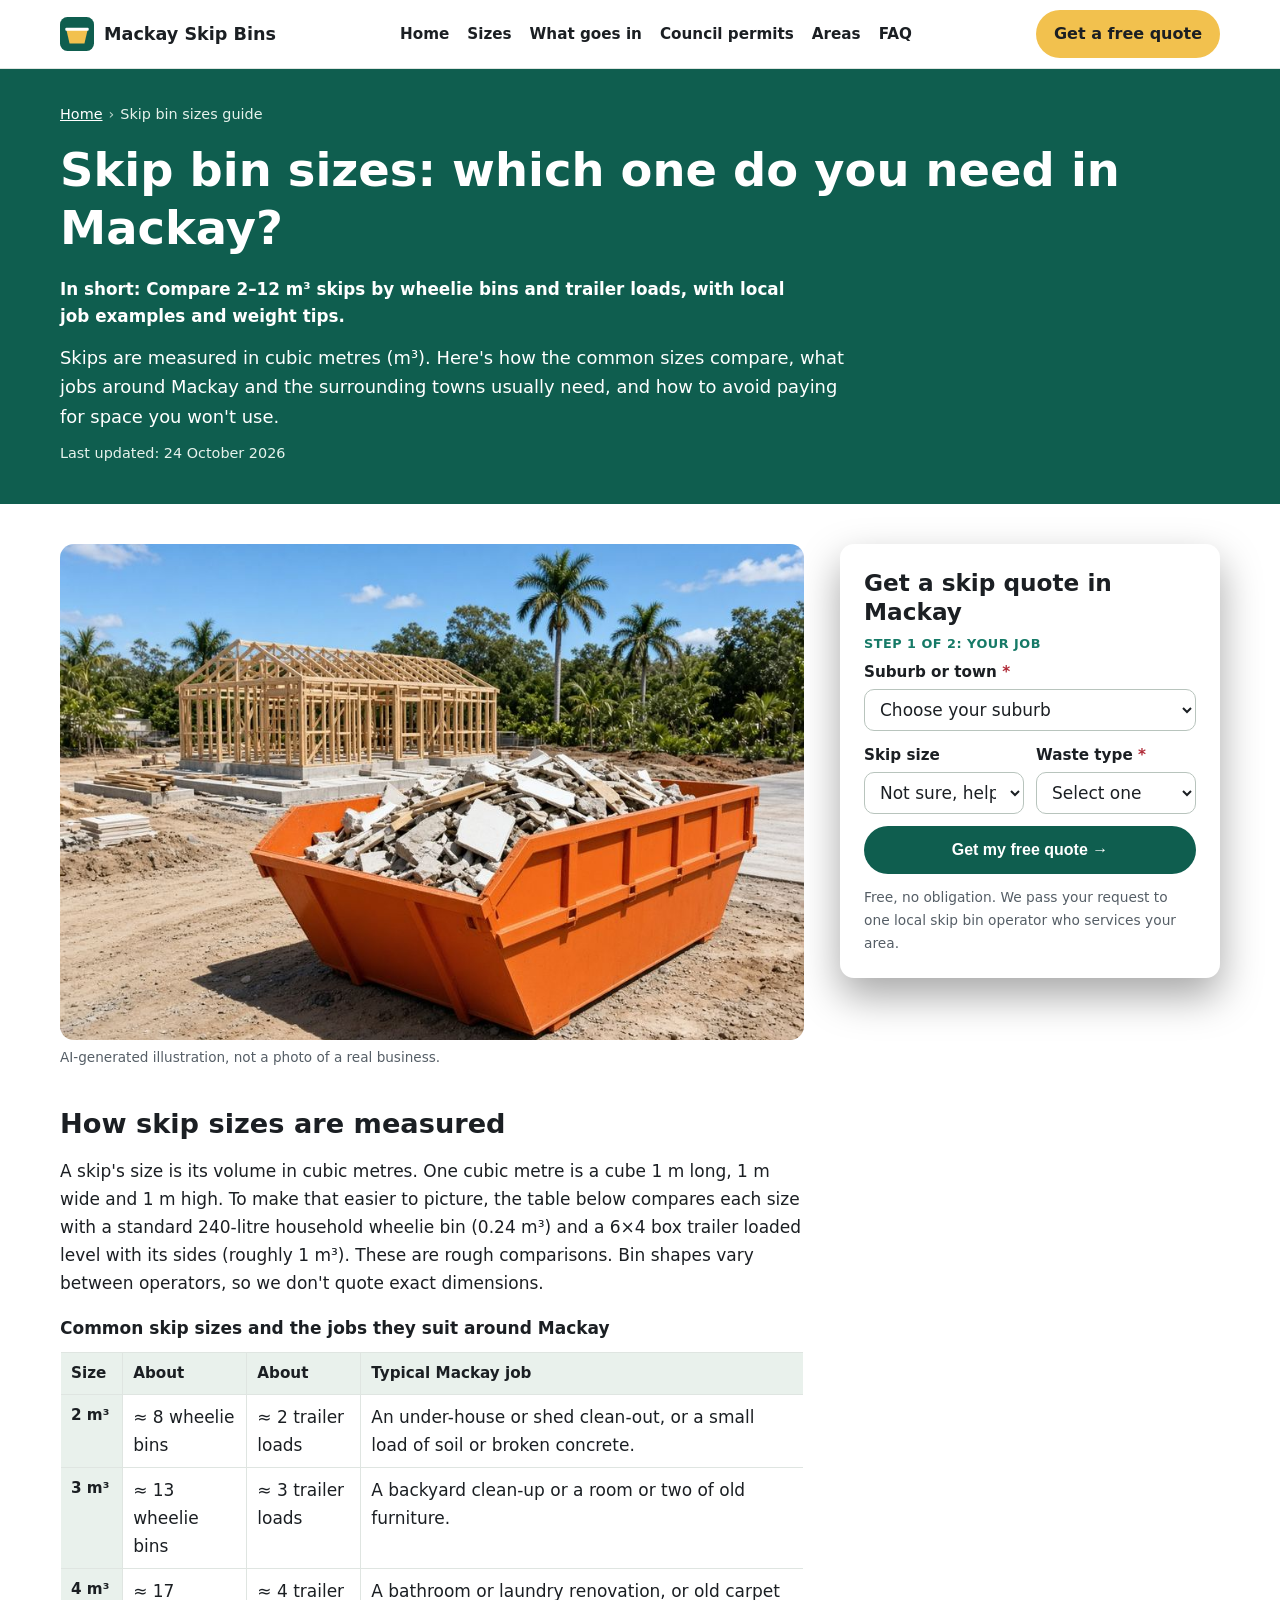
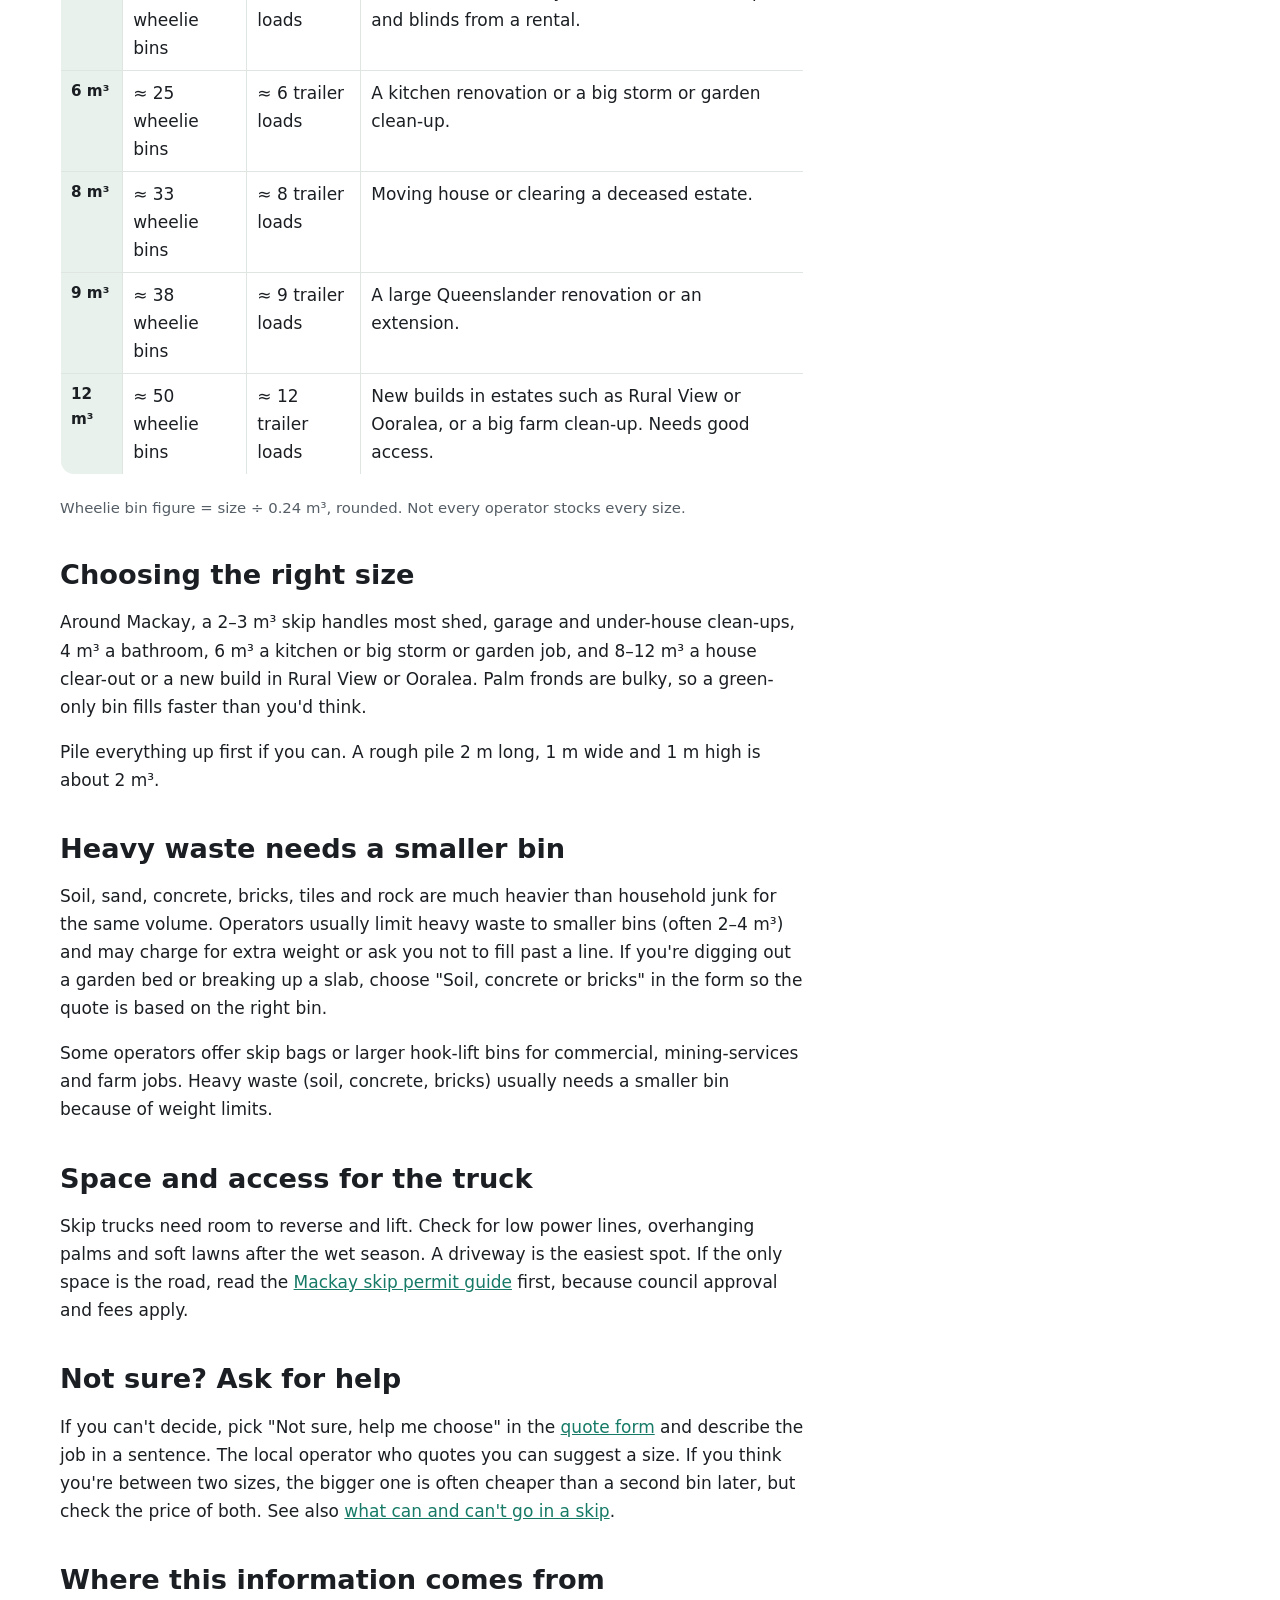
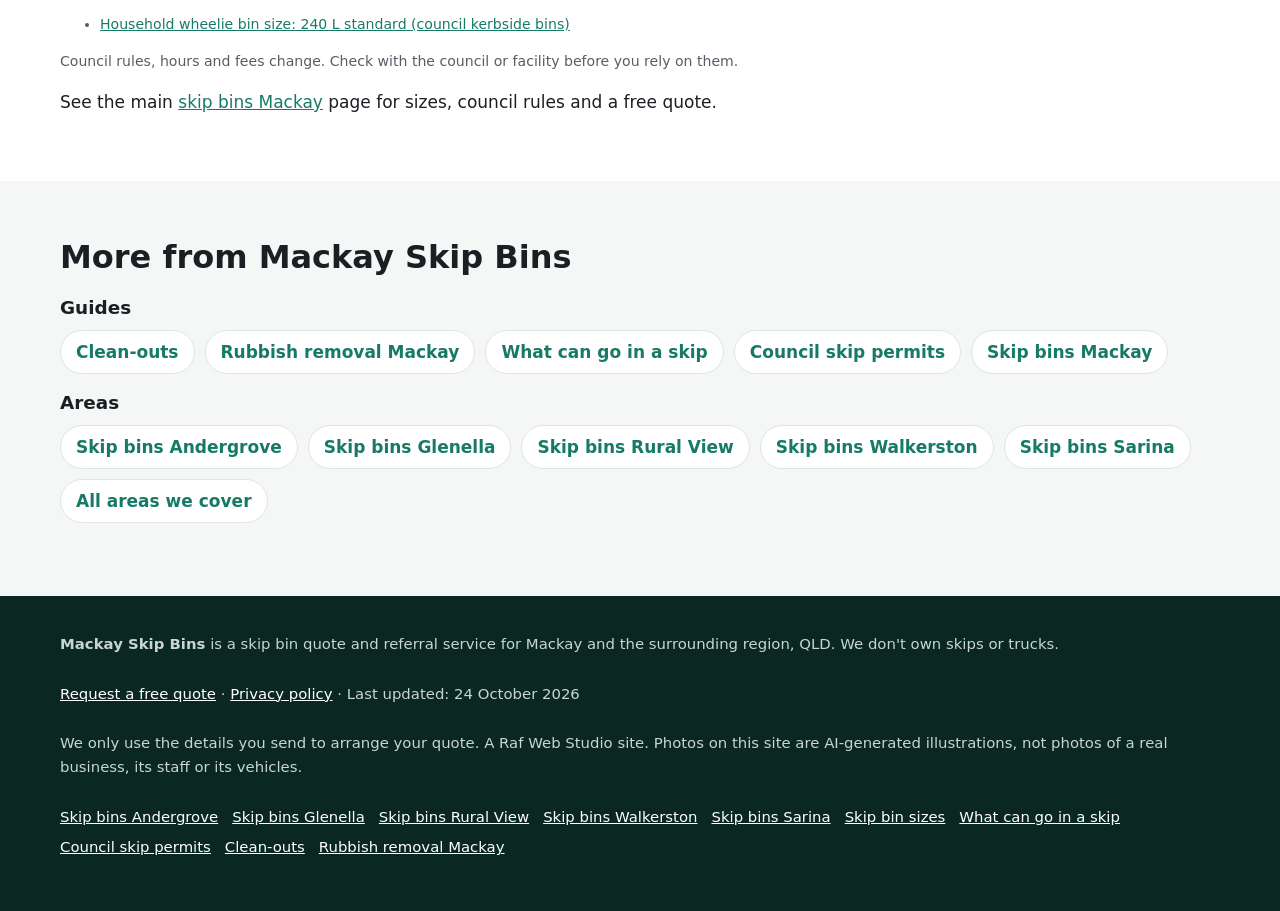
<file: skip-bin-sizes/index.html>
<!doctype html>
<html lang="en-AU">
<head>
<meta charset="utf-8">
<!-- Search Console verification meta tag goes here once the property is created -->
<meta name="viewport" content="width=device-width, initial-scale=1">
<title>Skip Bin Sizes Guide for Mackay | 2 m³ to 12 m³ Explained</title>
<meta name="description" content="What size skip bin do you need in Mackay? Compare 2–12 m³ skips by wheelie bins and trailer loads, with local job examples and weight tips.">
<link rel="canonical" href="https://mackayskipbins.com/skip-bin-sizes/">
<link rel="icon" href="/favicon.svg" type="image/svg+xml">
<meta name="theme-color" content="#0f5e4f">
<meta property="og:type" content="article">
<meta property="og:locale" content="en_AU">
<meta property="og:site_name" content="Mackay Skip Bins">
<meta property="og:title" content="Skip Bin Sizes Guide for Mackay | 2 m³ to 12 m³ Explained">
<meta property="og:description" content="What size skip bin do you need in Mackay? Compare 2–12 m³ skips by wheelie bins and trailer loads, with local job examples and weight tips.">
<meta property="og:url" content="https://mackayskipbins.com/skip-bin-sizes/">
<meta property="og:image" content="https://mackayskipbins.com/img/hero.jpg">
<meta name="twitter:card" content="summary_large_image">
<script>document.documentElement.classList.add('js')</script>
<link rel="stylesheet" href="/styles.css">

<!-- Google tag (gtag.js) -->
<script async src="https://www.googletagmanager.com/gtag/js?id=G-90Q7YBD8MN"></script>
<script>
  window.dataLayer = window.dataLayer || [];
  function gtag(){dataLayer.push(arguments);}
  gtag('js', new Date());
  gtag('config', 'G-90Q7YBD8MN');
</script>

<script type="application/ld+json">
{
 "@context": "https://schema.org",
 "@type": "WebPage",
 "@id": "https://mackayskipbins.com/skip-bin-sizes/#webpage",
 "url": "https://mackayskipbins.com/skip-bin-sizes/",
 "name": "Skip Bin Sizes Guide for Mackay | 2 m³ to 12 m³ Explained",
 "description": "What size skip bin do you need in Mackay? Compare 2–12 m³ skips by wheelie bins and trailer loads, with local job examples and weight tips.",
 "inLanguage": "en-AU",
 "dateModified": "2026-10-24",
 "isPartOf": {
  "@id": "https://mackayskipbins.com/#website"
 }
}
</script>
<script type="application/ld+json">
{
 "@context": "https://schema.org",
 "@type": "BreadcrumbList",
 "itemListElement": [
  {
   "@type": "ListItem",
   "position": 1,
   "name": "Home",
   "item": "https://mackayskipbins.com/"
  },
  {
   "@type": "ListItem",
   "position": 2,
   "name": "Skip bin sizes guide",
   "item": "https://mackayskipbins.com/skip-bin-sizes/"
  }
 ]
}
</script>
<script type="application/ld+json">
{
 "@context": "https://schema.org",
 "@type": "Service",
 "@id": "https://mackayskipbins.com/skip-bin-sizes/#service",
 "name": "Skip bin size advice and quotes in Mackay",
 "serviceType": "Skip bin hire",
 "description": "What size skip bin do you need in Mackay? Compare 2–12 m³ skips by wheelie bins and trailer loads, with local job examples and weight tips.",
 "url": "https://mackayskipbins.com/skip-bin-sizes/",
 "provider": {
  "@type": "Organization",
  "name": "Mackay Skip Bins",
  "url": "https://mackayskipbins.com/"
 },
 "areaServed": [
  {
   "@type": "Place",
   "name": "Mackay, QLD"
  }
 ]
}
</script>
</head>
<body>
<a class="skip-link" href="#main">Skip to content</a>

<header class="site-header">
  <div class="wrap">
    <a class="brand" href="/" aria-label="Mackay Skip Bins home">
      <svg viewBox="0 0 64 64" aria-hidden="true"><rect width="64" height="64" rx="14" fill="#0f5e4f"/><path d="M12 24h40l-6 26H18z" fill="#f2c14e"/><rect x="10" y="20" width="44" height="6" rx="2" fill="#fff"/></svg>
      Mackay Skip Bins
    </a>
    <nav class="nav" aria-label="Main">
      <a href="/">Home</a>
      <a href="/skip-bin-sizes/">Sizes</a>
      <a href="/what-can-go-in-a-skip/">What goes in</a>
      <a href="/skip-bin-council-permit/">Council permits</a>
      <a href="/#areas">Areas</a>
      <a href="/#faq">FAQ</a>
    </nav>
    <a class="btn btn-call header-call" href="#quote">Get a free quote</a>
  </div>
</header>

<main id="main">
<section class="page-hero" aria-labelledby="h1">
  <div class="wrap">
    <nav class="crumbs" aria-label="Breadcrumb"><ol><li><a href="https://mackayskipbins.com/">Home</a></li><li aria-current="page">Skip bin sizes guide</li></ol></nav>
    <h1 id="h1">Skip bin sizes: which one do you need in Mackay?</h1>
    <p class="summary">In short: Compare 2–12 m³ skips by wheelie bins and trailer loads, with local job examples and weight tips.</p>
    <p class="lead">Skips are measured in cubic metres (m³). Here's how the common sizes compare, what jobs around Mackay and the surrounding towns usually need, and how to avoid paying for space you won't use.</p>
    <p class="updated">Last updated: 24 October 2026</p>
  </div>
</section>
<div class="wrap page-grid">
  <article class="page-body">
<figure><img src="/img/card-build.jpg" width="900" height="600" style="aspect-ratio:3/2;object-fit:cover" alt="Illustration of a skip bin on a building site" decoding="async"><figcaption>AI-generated illustration, not a photo of a real business.</figcaption></figure>
<h2>How skip sizes are measured</h2>
<p>A skip's size is its volume in cubic metres. One cubic metre is a cube 1 m long, 1 m wide and 1 m high. To make that easier to picture, the table below compares each size with a standard 240-litre household wheelie bin (0.24 m³) and a 6×4 box trailer loaded level with its sides (roughly 1 m³). These are rough comparisons. Bin shapes vary between operators, so we don't quote exact dimensions.</p>
<div class="table-scroll"><table><caption>Common skip sizes and the jobs they suit around Mackay</caption><thead><tr><th scope="col">Size</th><th scope="col">About</th><th scope="col">About</th><th scope="col">Typical Mackay job</th></tr></thead><tbody><tr><th scope="row">2 m³</th><td>≈ 8 wheelie bins</td><td>≈ 2 trailer loads</td><td>An under-house or shed clean-out, or a small load of soil or broken concrete.</td></tr><tr><th scope="row">3 m³</th><td>≈ 13 wheelie bins</td><td>≈ 3 trailer loads</td><td>A backyard clean-up or a room or two of old furniture.</td></tr><tr><th scope="row">4 m³</th><td>≈ 17 wheelie bins</td><td>≈ 4 trailer loads</td><td>A bathroom or laundry renovation, or old carpet and blinds from a rental.</td></tr><tr><th scope="row">6 m³</th><td>≈ 25 wheelie bins</td><td>≈ 6 trailer loads</td><td>A kitchen renovation or a big storm or garden clean-up.</td></tr><tr><th scope="row">8 m³</th><td>≈ 33 wheelie bins</td><td>≈ 8 trailer loads</td><td>Moving house or clearing a deceased estate.</td></tr><tr><th scope="row">9 m³</th><td>≈ 38 wheelie bins</td><td>≈ 9 trailer loads</td><td>A large Queenslander renovation or an extension.</td></tr><tr><th scope="row">12 m³</th><td>≈ 50 wheelie bins</td><td>≈ 12 trailer loads</td><td>New builds in estates such as Rural View or Ooralea, or a big farm clean-up. Needs good access.</td></tr></tbody></table></div>
<p class="note">Wheelie bin figure = size ÷ 0.24 m³, rounded. Not every operator stocks every size.</p>
<h2>Choosing the right size</h2>
<p>Around Mackay, a 2–3 m³ skip handles most shed, garage and under-house clean-ups, 4 m³ a bathroom, 6 m³ a kitchen or big storm or garden job, and 8–12 m³ a house clear-out or a new build in Rural View or Ooralea. Palm fronds are bulky, so a green-only bin fills faster than you'd think.</p><p>Pile everything up first if you can. A rough pile 2 m long, 1 m wide and 1 m high is about 2 m³.</p>
<h2>Heavy waste needs a smaller bin</h2>
<p>Soil, sand, concrete, bricks, tiles and rock are much heavier than household junk for the same volume. Operators usually limit heavy waste to smaller bins (often 2–4 m³) and may charge for extra weight or ask you not to fill past a line. If you're digging out a garden bed or breaking up a slab, choose "Soil, concrete or bricks" in the form so the quote is based on the right bin.</p><p>Some operators offer skip bags or larger hook-lift bins for commercial, mining-services and farm jobs. Heavy waste (soil, concrete, bricks) usually needs a smaller bin because of weight limits.</p>
<h2>Space and access for the truck</h2>
<p>Skip trucks need room to reverse and lift. Check for low power lines, overhanging palms and soft lawns after the wet season. A driveway is the easiest spot. If the only space is the road, read the <a href="/skip-bin-council-permit/">Mackay skip permit guide</a> first, because council approval and fees apply.</p>
<h2>Not sure? Ask for help</h2>
<p>If you can't decide, pick "Not sure, help me choose" in the <a href="#quote">quote form</a> and describe the job in a sentence. The local operator who quotes you can suggest a size. If you think you're between two sizes, the bigger one is often cheaper than a second bin later, but check the price of both. See also <a href="/what-can-go-in-a-skip/">what can and can't go in a skip</a>.</p>
<h2>Where this information comes from</h2>
<ul class="sources"><li><a href="https://www.mackay.qld.gov.au/" rel="noopener">Household wheelie bin size: 240 L standard (council kerbside bins)</a></li></ul>
<p class="sources">Council rules, hours and fees change. Check with the council or facility before you rely on them.</p>

<p class="home-link">See the main <a href="/">skip bins Mackay</a> page for sizes, council rules and a free quote.</p>
  </article>
  <aside class="page-aside">
    <div class="hero-form-card" id="quote">
      <h2 id="quote-h">Get a skip quote in Mackay</h2>
      <form class="quote-form two-step" id="quote-form" action="https://formsubmit.co/quotes@mackayskipbins.com" method="post" novalidate>
        <input type="hidden" name="_subject" value="New quote request – mackayskipbins.com">
        <input type="hidden" name="_captcha" value="true">
        <input type="hidden" name="_template" value="table">
        <input type="hidden" name="_next" value="https://mackayskipbins.com/thanks.html?lead=1">
        <input type="hidden" name="_autoresponse" value="Thanks for your skip bin request. We&#x27;ve received it and are passing it to a local operator, who&#x27;ll be in touch shortly with availability and a price.">
        <input type="text" name="_honey" style="display:none" tabindex="-1" autocomplete="off" aria-hidden="true">
        <input type="hidden" name="source" value="mackayskipbins.com">
        <input type="hidden" name="page" value="/skip-bin-sizes/">
        <fieldset class="step step-1">
          <legend class="step-label">Step 1 of 2: your job</legend>
          <div class="full"><label for="suburb">Suburb or town <span class="req" aria-hidden="true">*</span></label>
            <select id="suburb" name="suburb" required><option value="">Choose your suburb</option><option>Mackay</option><option>North Mackay</option><option>South Mackay</option><option>West Mackay</option><option>East Mackay</option><option>Andergrove</option><option>Beaconsfield</option><option>Mount Pleasant</option><option>Glenella</option><option>Slade Point</option><option>Bucasia</option><option>Shoal Point</option><option>Eimeo</option><option>Blacks Beach</option><option>Rural View</option><option>Ooralea</option><option>Bakers Creek</option><option>Walkerston</option><option>Marian</option><option>Mirani</option><option>Sarina</option><option value="Other">Other (tell us below)</option></select></div>
          <div class="full other-wrap"><label for="suburb_other">Other suburb or town</label><input id="suburb_other" name="suburb_other" type="text" autocomplete="address-level2"></div>
          <div><label for="size">Skip size</label>
            <select id="size" name="skip_size"><option value="Not sure">Not sure, help me choose</option><option>Skip bag (about 1 m³)</option><option>2 m³</option><option>3 m³</option><option>4 m³</option><option>6 m³</option><option>8 m³</option><option>9 m³</option><option>10–12 m³</option><option>Larger / hook-lift</option></select></div>
          <div><label for="waste">Waste type <span class="req" aria-hidden="true">*</span></label>
            <select id="waste" name="waste_type" required><option value="">Select one</option><option>General household</option><option>Green waste</option><option>Mixed renovation / building</option><option>Soil, concrete or bricks</option><option>Mixed, not sure</option><option>May contain asbestos</option></select></div>
          <div class="full js-only"><button class="btn btn-primary btn-block" type="button" id="to-step-2">Get my free quote →</button></div>
          <p class="microcopy full">Free, no obligation. We pass your request to one local skip bin operator who services your area.</p>
          <p class="form-error full" id="step1-error" role="alert" hidden>Please choose your suburb and waste type.</p>
        </fieldset>
        <fieldset class="step step-2" id="step-2">
          <legend class="step-label">Step 2 of 2: your details</legend>
          <div><label for="name">Name <span class="req" aria-hidden="true">*</span></label><input id="name" name="name" type="text" autocomplete="name" required></div>
          <div><label for="phone">Phone <span class="req" aria-hidden="true">*</span></label><input id="phone" name="phone" type="tel" autocomplete="tel" inputmode="tel" required></div>
          <div><label for="email">Email</label><input id="email" name="email" type="email" autocomplete="email"></div>
          <div><label for="date">Delivery date</label><input id="date" name="preferred_date" type="date"></div>
          <div class="full"><label for="message">Anything else?</label><textarea id="message" name="message" rows="2" placeholder="e.g. storm clean-up, Queenslander reno, cane farm shed, 7 days"></textarea></div>
          <p class="consent full">By sending this form you agree we can share your details with one local skip bin operator so they can quote for your job. See our <a href="/privacy.html">privacy policy</a>.</p>
          <div class="full step2-actions"><button class="btn btn-primary" type="submit">Send my quote request</button><button class="btn-link js-only" type="button" id="back-1">← Back</button></div>
        </fieldset>
      </form>
    </div>
  </aside>
</div>
<section class="alt" aria-labelledby="more-h">
  <div class="wrap">
    <h2 id="more-h">More from Mackay Skip Bins</h2>
    <h3>Guides</h3>
    <ul class="link-list"><li><a href="/clean-outs/">Clean-outs</a></li><li><a href="/rubbish-removal-mackay/">Rubbish removal Mackay</a></li><li><a href="/what-can-go-in-a-skip/">What can go in a skip</a></li><li><a href="/skip-bin-council-permit/">Council skip permits</a></li><li><a href="/">Skip bins Mackay</a></li></ul>
    <h3>Areas</h3>
    <ul class="link-list"><li><a href="/skip-bins-andergrove/">Skip bins Andergrove</a></li><li><a href="/skip-bins-glenella/">Skip bins Glenella</a></li><li><a href="/skip-bins-rural-view/">Skip bins Rural View</a></li><li><a href="/skip-bins-walkerston/">Skip bins Walkerston</a></li><li><a href="/skip-bins-sarina/">Skip bins Sarina</a></li><li><a href="/#areas">All areas we cover</a></li></ul>
  </div>
</section>
</main>

<footer class="site-footer">
  <div class="wrap">
    <p><strong>Mackay Skip Bins</strong> is a skip bin quote and referral service for Mackay and the surrounding region, QLD. We don't own skips or trucks.</p>
    <p><a href="#quote">Request a free quote</a> · <a href="/privacy.html">Privacy policy</a> · Last updated: 24 October 2026</p>
    <p>We only use the details you send to arrange your quote. A Raf Web Studio site. Photos on this site are AI-generated illustrations, not photos of a real business, its staff or its vehicles.</p>
    <p class="footer-links"><a href="/skip-bins-andergrove/">Skip bins Andergrove</a> <a href="/skip-bins-glenella/">Skip bins Glenella</a> <a href="/skip-bins-rural-view/">Skip bins Rural View</a> <a href="/skip-bins-walkerston/">Skip bins Walkerston</a> <a href="/skip-bins-sarina/">Skip bins Sarina</a> <a href="/skip-bin-sizes/">Skip bin sizes</a> <a href="/what-can-go-in-a-skip/">What can go in a skip</a> <a href="/skip-bin-council-permit/">Council skip permits</a> <a href="/clean-outs/">Clean-outs</a> <a href="/rubbish-removal-mackay/">Rubbish removal Mackay</a></p>
  </div>
</footer>

<div class="mobile-call" aria-label="Quick contact">
  <a class="btn btn-call" href="#quote">Get a free quote</a>
</div>
<script src="/form.js" defer></script>
</body>
</html>
</file>
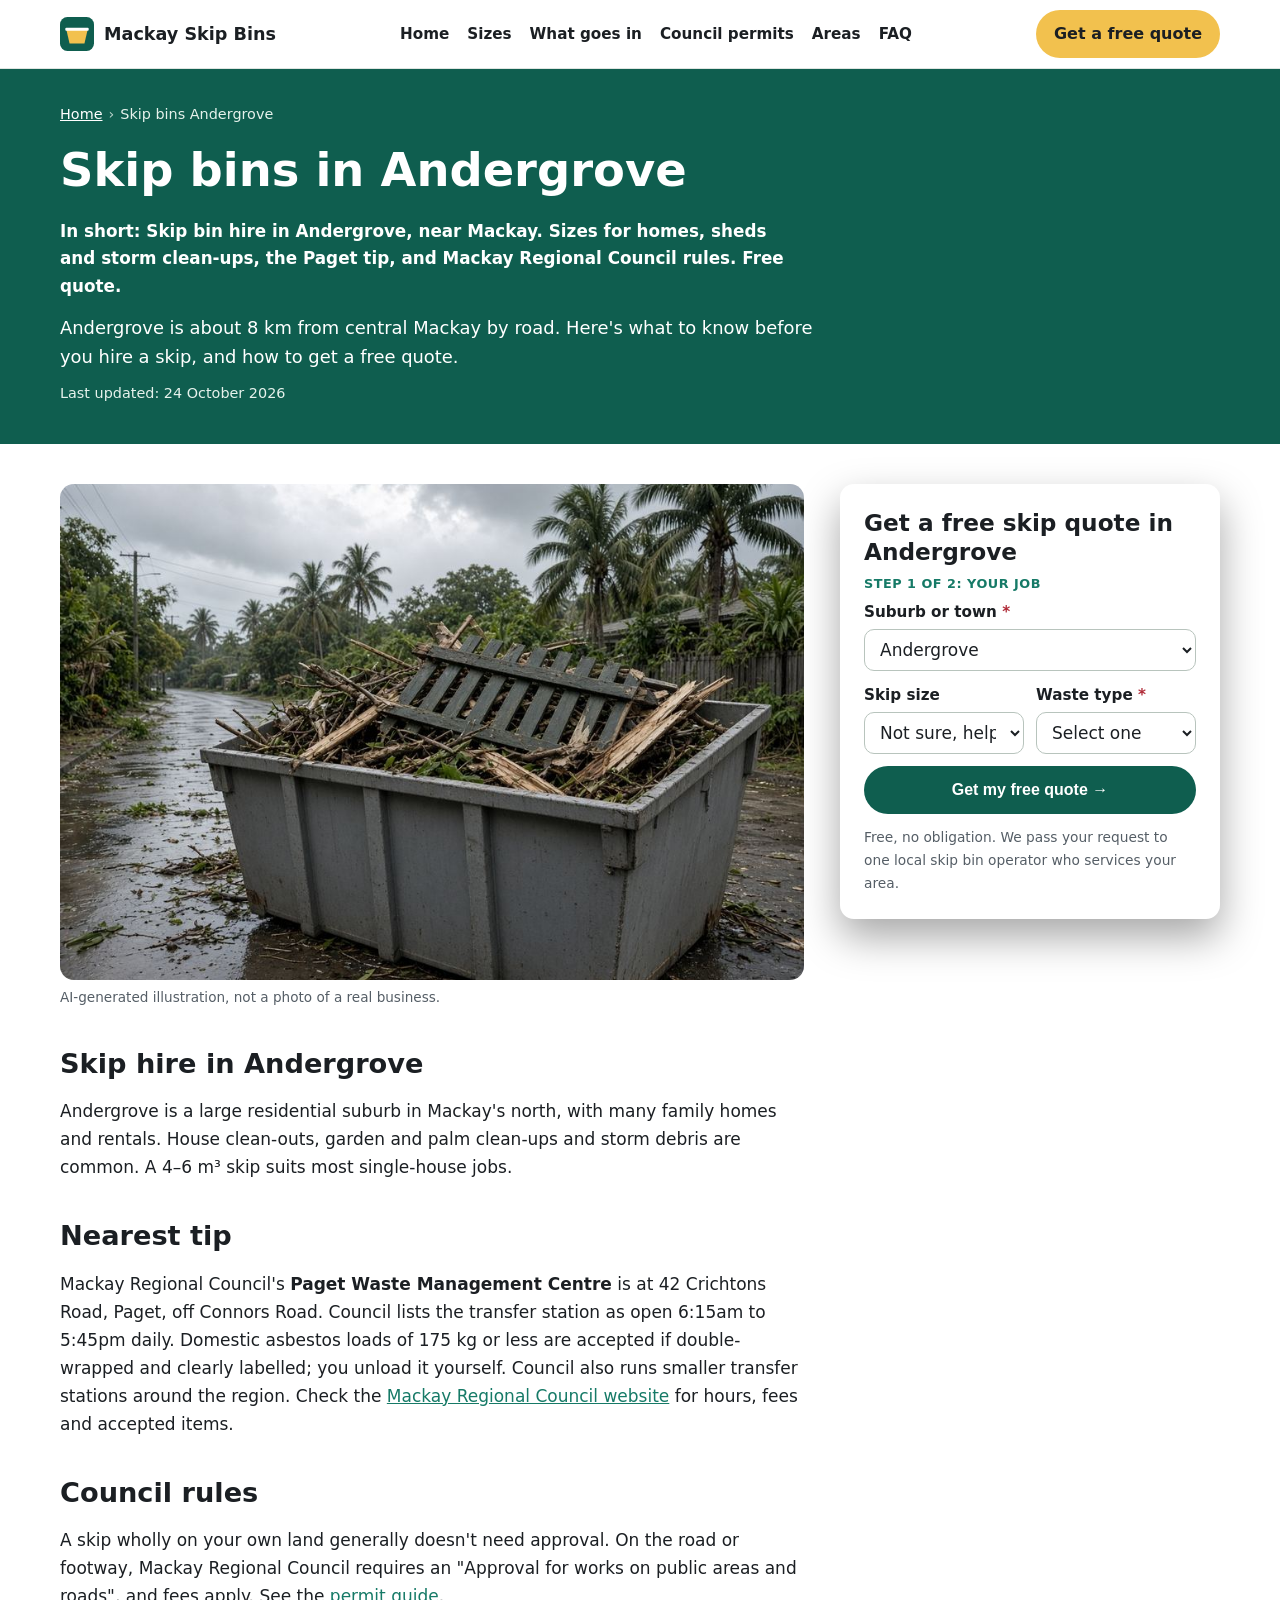
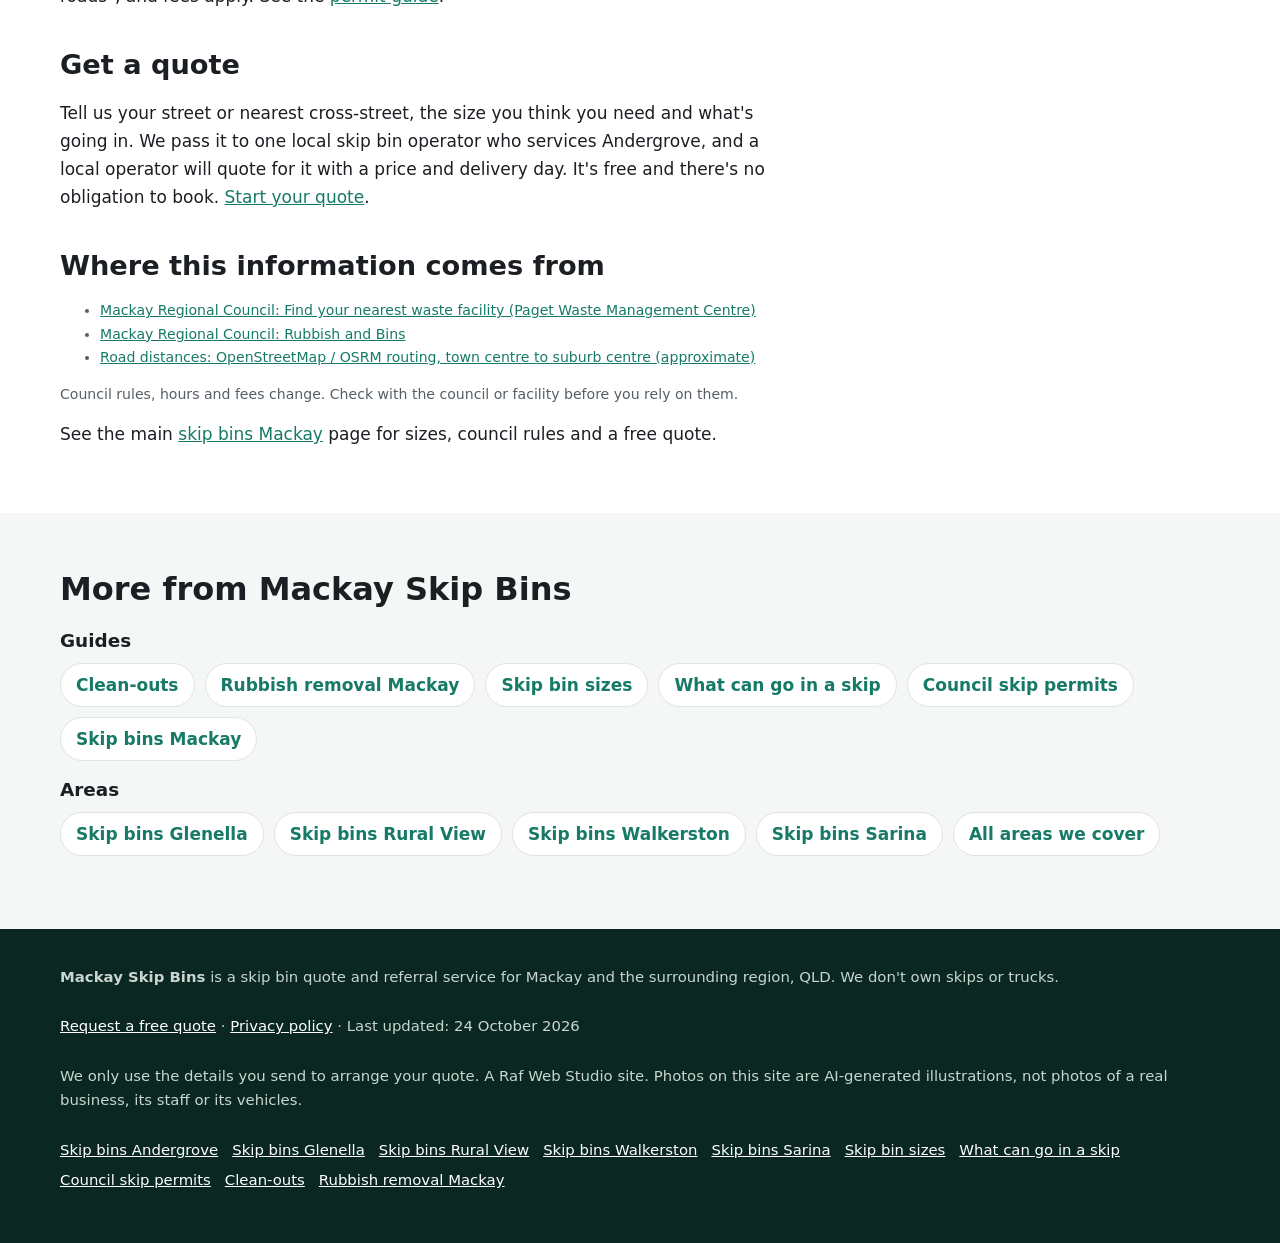
<file: skip-bins-andergrove/index.html>
<!doctype html>
<html lang="en-AU">
<head>
<meta charset="utf-8">
<!-- Search Console verification meta tag goes here once the property is created -->
<meta name="viewport" content="width=device-width, initial-scale=1">
<title>Skip Bins Andergrove | Free Skip Bin Hire Quotes, Andergrove QLD</title>
<meta name="description" content="Skip bin hire in Andergrove, near Mackay. Sizes for homes, sheds and storm clean-ups, the Paget tip, and Mackay Regional Council rules. Free quote.">
<link rel="canonical" href="https://mackayskipbins.com/skip-bins-andergrove/">
<link rel="icon" href="/favicon.svg" type="image/svg+xml">
<meta name="theme-color" content="#0f5e4f">
<meta property="og:type" content="article">
<meta property="og:locale" content="en_AU">
<meta property="og:site_name" content="Mackay Skip Bins">
<meta property="og:title" content="Skip Bins Andergrove | Free Skip Bin Hire Quotes, Andergrove QLD">
<meta property="og:description" content="Skip bin hire in Andergrove, near Mackay. Sizes for homes, sheds and storm clean-ups, the Paget tip, and Mackay Regional Council rules. Free quote.">
<meta property="og:url" content="https://mackayskipbins.com/skip-bins-andergrove/">
<meta property="og:image" content="https://mackayskipbins.com/img/hero.jpg">
<meta name="twitter:card" content="summary_large_image">
<script>document.documentElement.classList.add('js')</script>
<link rel="stylesheet" href="/styles.css">

<!-- Google tag (gtag.js) -->
<script async src="https://www.googletagmanager.com/gtag/js?id=G-90Q7YBD8MN"></script>
<script>
  window.dataLayer = window.dataLayer || [];
  function gtag(){dataLayer.push(arguments);}
  gtag('js', new Date());
  gtag('config', 'G-90Q7YBD8MN');
</script>

<script type="application/ld+json">
{
 "@context": "https://schema.org",
 "@type": "WebPage",
 "@id": "https://mackayskipbins.com/skip-bins-andergrove/#webpage",
 "url": "https://mackayskipbins.com/skip-bins-andergrove/",
 "name": "Skip Bins Andergrove | Free Skip Bin Hire Quotes, Andergrove QLD",
 "description": "Skip bin hire in Andergrove, near Mackay. Sizes for homes, sheds and storm clean-ups, the Paget tip, and Mackay Regional Council rules. Free quote.",
 "inLanguage": "en-AU",
 "dateModified": "2026-10-24",
 "isPartOf": {
  "@id": "https://mackayskipbins.com/#website"
 }
}
</script>
<script type="application/ld+json">
{
 "@context": "https://schema.org",
 "@type": "BreadcrumbList",
 "itemListElement": [
  {
   "@type": "ListItem",
   "position": 1,
   "name": "Home",
   "item": "https://mackayskipbins.com/"
  },
  {
   "@type": "ListItem",
   "position": 2,
   "name": "Skip bins Andergrove",
   "item": "https://mackayskipbins.com/skip-bins-andergrove/"
  }
 ]
}
</script>
<script type="application/ld+json">
{
 "@context": "https://schema.org",
 "@type": "Service",
 "@id": "https://mackayskipbins.com/skip-bins-andergrove/#service",
 "name": "Skip bin hire quotes in Andergrove",
 "serviceType": "Skip bin hire",
 "description": "Skip bin hire in Andergrove, near Mackay. Sizes for homes, sheds and storm clean-ups, the Paget tip, and Mackay Regional Council rules. Free quote.",
 "url": "https://mackayskipbins.com/skip-bins-andergrove/",
 "provider": {
  "@type": "Organization",
  "name": "Mackay Skip Bins",
  "url": "https://mackayskipbins.com/"
 },
 "areaServed": [
  {
   "@type": "Place",
   "name": "Andergrove, QLD"
  }
 ]
}
</script>
</head>
<body>
<a class="skip-link" href="#main">Skip to content</a>

<header class="site-header">
  <div class="wrap">
    <a class="brand" href="/" aria-label="Mackay Skip Bins home">
      <svg viewBox="0 0 64 64" aria-hidden="true"><rect width="64" height="64" rx="14" fill="#0f5e4f"/><path d="M12 24h40l-6 26H18z" fill="#f2c14e"/><rect x="10" y="20" width="44" height="6" rx="2" fill="#fff"/></svg>
      Mackay Skip Bins
    </a>
    <nav class="nav" aria-label="Main">
      <a href="/">Home</a>
      <a href="/skip-bin-sizes/">Sizes</a>
      <a href="/what-can-go-in-a-skip/">What goes in</a>
      <a href="/skip-bin-council-permit/">Council permits</a>
      <a href="/#areas">Areas</a>
      <a href="/#faq">FAQ</a>
    </nav>
    <a class="btn btn-call header-call" href="#quote">Get a free quote</a>
  </div>
</header>

<main id="main">
<section class="page-hero" aria-labelledby="h1">
  <div class="wrap">
    <nav class="crumbs" aria-label="Breadcrumb"><ol><li><a href="https://mackayskipbins.com/">Home</a></li><li aria-current="page">Skip bins Andergrove</li></ol></nav>
    <h1 id="h1">Skip bins in Andergrove</h1>
    <p class="summary">In short: Skip bin hire in Andergrove, near Mackay. Sizes for homes, sheds and storm clean-ups, the Paget tip, and Mackay Regional Council rules. Free quote.</p>
    <p class="lead">Andergrove is about 8 km from central Mackay by road. Here's what to know before you hire a skip, and how to get a free quote.</p>
    <p class="updated">Last updated: 24 October 2026</p>
  </div>
</section>
<div class="wrap page-grid">
  <article class="page-body">
<figure><img src="/img/card-storm.jpg" width="900" height="600" style="aspect-ratio:3/2;object-fit:cover" alt="Illustration of a skip bin with storm debris" decoding="async"><figcaption>AI-generated illustration, not a photo of a real business.</figcaption></figure>
<h2>Skip hire in Andergrove</h2>
<p>Andergrove is a large residential suburb in Mackay's north, with many family homes and rentals. House clean-outs, garden and palm clean-ups and storm debris are common. A 4–6 m³ skip suits most single-house jobs.</p>
<h2>Nearest tip</h2>
<p>Mackay Regional Council's <strong>Paget Waste Management Centre</strong> is at 42 Crichtons Road, Paget, off Connors Road. Council lists the transfer station as open 6:15am to 5:45pm daily. Domestic asbestos loads of 175 kg or less are accepted if double-wrapped and clearly labelled; you unload it yourself. Council also runs smaller transfer stations around the region. Check the <a href="https://www.mackay.qld.gov.au/" rel="noopener">Mackay Regional Council website</a> for hours, fees and accepted items.</p>
<h2>Council rules</h2>
<p>A skip wholly on your own land generally doesn't need approval. On the road or footway, Mackay Regional Council requires an "Approval for works on public areas and roads", and fees apply. See the <a href="/skip-bin-council-permit/">permit guide</a>.</p>
<h2>Get a quote</h2>
<p>Tell us your street or nearest cross-street, the size you think you need and what's going in. We pass it to one local skip bin operator who services Andergrove, and a local operator will quote for it with a price and delivery day. It's free and there's no obligation to book. <a href="#quote">Start your quote</a>.</p>
<h2>Where this information comes from</h2>
<ul class="sources"><li><a href="https://www.mackay.qld.gov.au/Residents/Rubbish-and-Bins/Find-your-nearest-waste-facility" rel="noopener">Mackay Regional Council: Find your nearest waste facility (Paget Waste Management Centre)</a></li><li><a href="https://www.mackay.qld.gov.au/Residents/Rubbish-and-Bins" rel="noopener">Mackay Regional Council: Rubbish and Bins</a></li><li><a href="https://www.openstreetmap.org/" rel="noopener">Road distances: OpenStreetMap / OSRM routing, town centre to suburb centre (approximate)</a></li></ul>
<p class="sources">Council rules, hours and fees change. Check with the council or facility before you rely on them.</p>

<p class="home-link">See the main <a href="/">skip bins Mackay</a> page for sizes, council rules and a free quote.</p>
  </article>
  <aside class="page-aside">
    <div class="hero-form-card" id="quote">
      <h2 id="quote-h">Get a free skip quote in Andergrove</h2>
      <form class="quote-form two-step" id="quote-form" action="https://formsubmit.co/quotes@mackayskipbins.com" method="post" novalidate>
        <input type="hidden" name="_subject" value="New quote request – mackayskipbins.com">
        <input type="hidden" name="_captcha" value="true">
        <input type="hidden" name="_template" value="table">
        <input type="hidden" name="_next" value="https://mackayskipbins.com/thanks.html?lead=1">
        <input type="hidden" name="_autoresponse" value="Thanks for your skip bin request. We&#x27;ve received it and are passing it to a local operator, who&#x27;ll be in touch shortly with availability and a price.">
        <input type="text" name="_honey" style="display:none" tabindex="-1" autocomplete="off" aria-hidden="true">
        <input type="hidden" name="source" value="mackayskipbins.com">
        <input type="hidden" name="page" value="/skip-bins-andergrove/">
        <fieldset class="step step-1">
          <legend class="step-label">Step 1 of 2: your job</legend>
          <div class="full"><label for="suburb">Suburb or town <span class="req" aria-hidden="true">*</span></label>
            <select id="suburb" name="suburb" required><option value="">Choose your suburb</option><option>Mackay</option><option>North Mackay</option><option>South Mackay</option><option>West Mackay</option><option>East Mackay</option><option selected>Andergrove</option><option>Beaconsfield</option><option>Mount Pleasant</option><option>Glenella</option><option>Slade Point</option><option>Bucasia</option><option>Shoal Point</option><option>Eimeo</option><option>Blacks Beach</option><option>Rural View</option><option>Ooralea</option><option>Bakers Creek</option><option>Walkerston</option><option>Marian</option><option>Mirani</option><option>Sarina</option><option value="Other">Other (tell us below)</option></select></div>
          <div class="full other-wrap"><label for="suburb_other">Other suburb or town</label><input id="suburb_other" name="suburb_other" type="text" autocomplete="address-level2"></div>
          <div><label for="size">Skip size</label>
            <select id="size" name="skip_size"><option value="Not sure">Not sure, help me choose</option><option>Skip bag (about 1 m³)</option><option>2 m³</option><option>3 m³</option><option>4 m³</option><option>6 m³</option><option>8 m³</option><option>9 m³</option><option>10–12 m³</option><option>Larger / hook-lift</option></select></div>
          <div><label for="waste">Waste type <span class="req" aria-hidden="true">*</span></label>
            <select id="waste" name="waste_type" required><option value="">Select one</option><option>General household</option><option>Green waste</option><option>Mixed renovation / building</option><option>Soil, concrete or bricks</option><option>Mixed, not sure</option><option>May contain asbestos</option></select></div>
          <div class="full js-only"><button class="btn btn-primary btn-block" type="button" id="to-step-2">Get my free quote →</button></div>
          <p class="microcopy full">Free, no obligation. We pass your request to one local skip bin operator who services your area.</p>
          <p class="form-error full" id="step1-error" role="alert" hidden>Please choose your suburb and waste type.</p>
        </fieldset>
        <fieldset class="step step-2" id="step-2">
          <legend class="step-label">Step 2 of 2: your details</legend>
          <div><label for="name">Name <span class="req" aria-hidden="true">*</span></label><input id="name" name="name" type="text" autocomplete="name" required></div>
          <div><label for="phone">Phone <span class="req" aria-hidden="true">*</span></label><input id="phone" name="phone" type="tel" autocomplete="tel" inputmode="tel" required></div>
          <div><label for="email">Email</label><input id="email" name="email" type="email" autocomplete="email"></div>
          <div><label for="date">Delivery date</label><input id="date" name="preferred_date" type="date"></div>
          <div class="full"><label for="message">Anything else?</label><textarea id="message" name="message" rows="2" placeholder="e.g. storm clean-up, Queenslander reno, cane farm shed, 7 days"></textarea></div>
          <p class="consent full">By sending this form you agree we can share your details with one local skip bin operator so they can quote for your job. See our <a href="/privacy.html">privacy policy</a>.</p>
          <div class="full step2-actions"><button class="btn btn-primary" type="submit">Send my quote request</button><button class="btn-link js-only" type="button" id="back-1">← Back</button></div>
        </fieldset>
      </form>
    </div>
  </aside>
</div>
<section class="alt" aria-labelledby="more-h">
  <div class="wrap">
    <h2 id="more-h">More from Mackay Skip Bins</h2>
    <h3>Guides</h3>
    <ul class="link-list"><li><a href="/clean-outs/">Clean-outs</a></li><li><a href="/rubbish-removal-mackay/">Rubbish removal Mackay</a></li><li><a href="/skip-bin-sizes/">Skip bin sizes</a></li><li><a href="/what-can-go-in-a-skip/">What can go in a skip</a></li><li><a href="/skip-bin-council-permit/">Council skip permits</a></li><li><a href="/">Skip bins Mackay</a></li></ul>
    <h3>Areas</h3>
    <ul class="link-list"><li><a href="/skip-bins-glenella/">Skip bins Glenella</a></li><li><a href="/skip-bins-rural-view/">Skip bins Rural View</a></li><li><a href="/skip-bins-walkerston/">Skip bins Walkerston</a></li><li><a href="/skip-bins-sarina/">Skip bins Sarina</a></li><li><a href="/#areas">All areas we cover</a></li></ul>
  </div>
</section>
</main>

<footer class="site-footer">
  <div class="wrap">
    <p><strong>Mackay Skip Bins</strong> is a skip bin quote and referral service for Mackay and the surrounding region, QLD. We don't own skips or trucks.</p>
    <p><a href="#quote">Request a free quote</a> · <a href="/privacy.html">Privacy policy</a> · Last updated: 24 October 2026</p>
    <p>We only use the details you send to arrange your quote. A Raf Web Studio site. Photos on this site are AI-generated illustrations, not photos of a real business, its staff or its vehicles.</p>
    <p class="footer-links"><a href="/skip-bins-andergrove/">Skip bins Andergrove</a> <a href="/skip-bins-glenella/">Skip bins Glenella</a> <a href="/skip-bins-rural-view/">Skip bins Rural View</a> <a href="/skip-bins-walkerston/">Skip bins Walkerston</a> <a href="/skip-bins-sarina/">Skip bins Sarina</a> <a href="/skip-bin-sizes/">Skip bin sizes</a> <a href="/what-can-go-in-a-skip/">What can go in a skip</a> <a href="/skip-bin-council-permit/">Council skip permits</a> <a href="/clean-outs/">Clean-outs</a> <a href="/rubbish-removal-mackay/">Rubbish removal Mackay</a></p>
  </div>
</footer>

<div class="mobile-call" aria-label="Quick contact">
  <a class="btn btn-call" href="#quote">Get a free quote</a>
</div>
<script src="/form.js" defer></script>
</body>
</html>
</file>
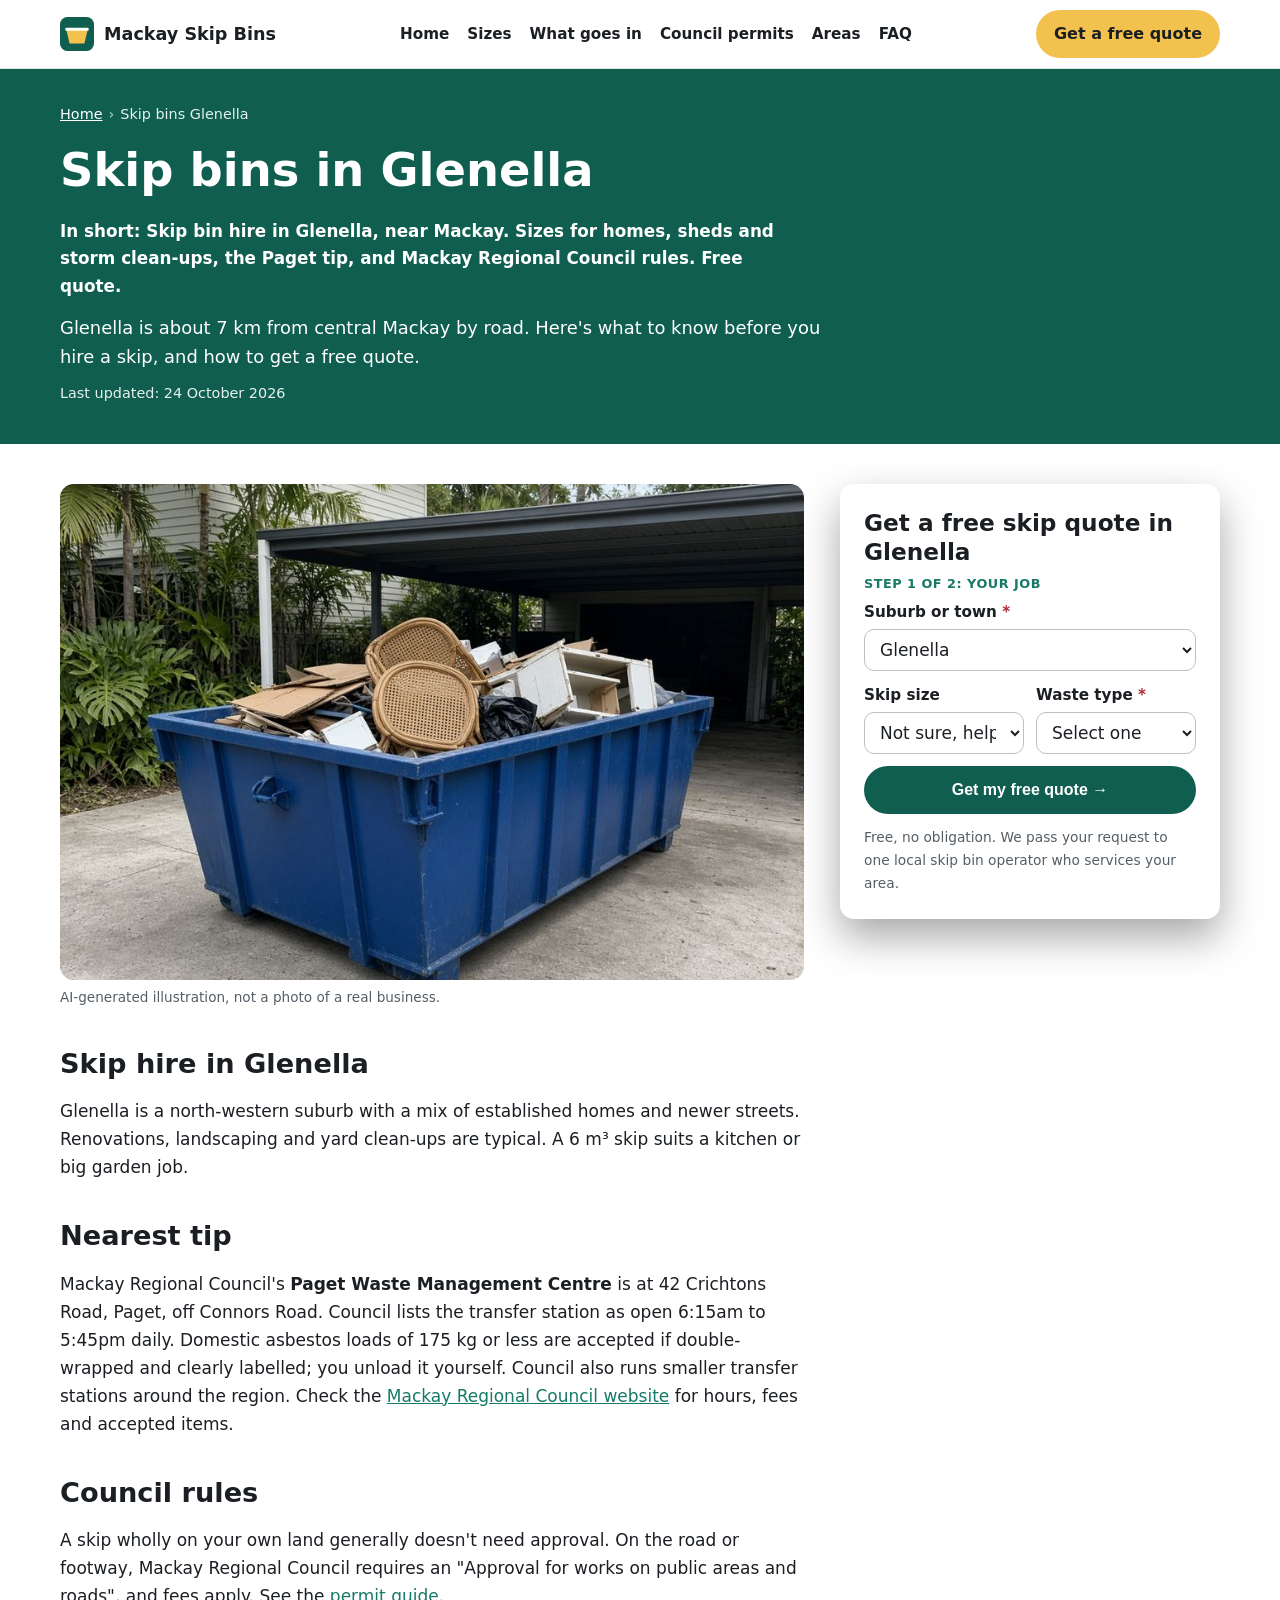
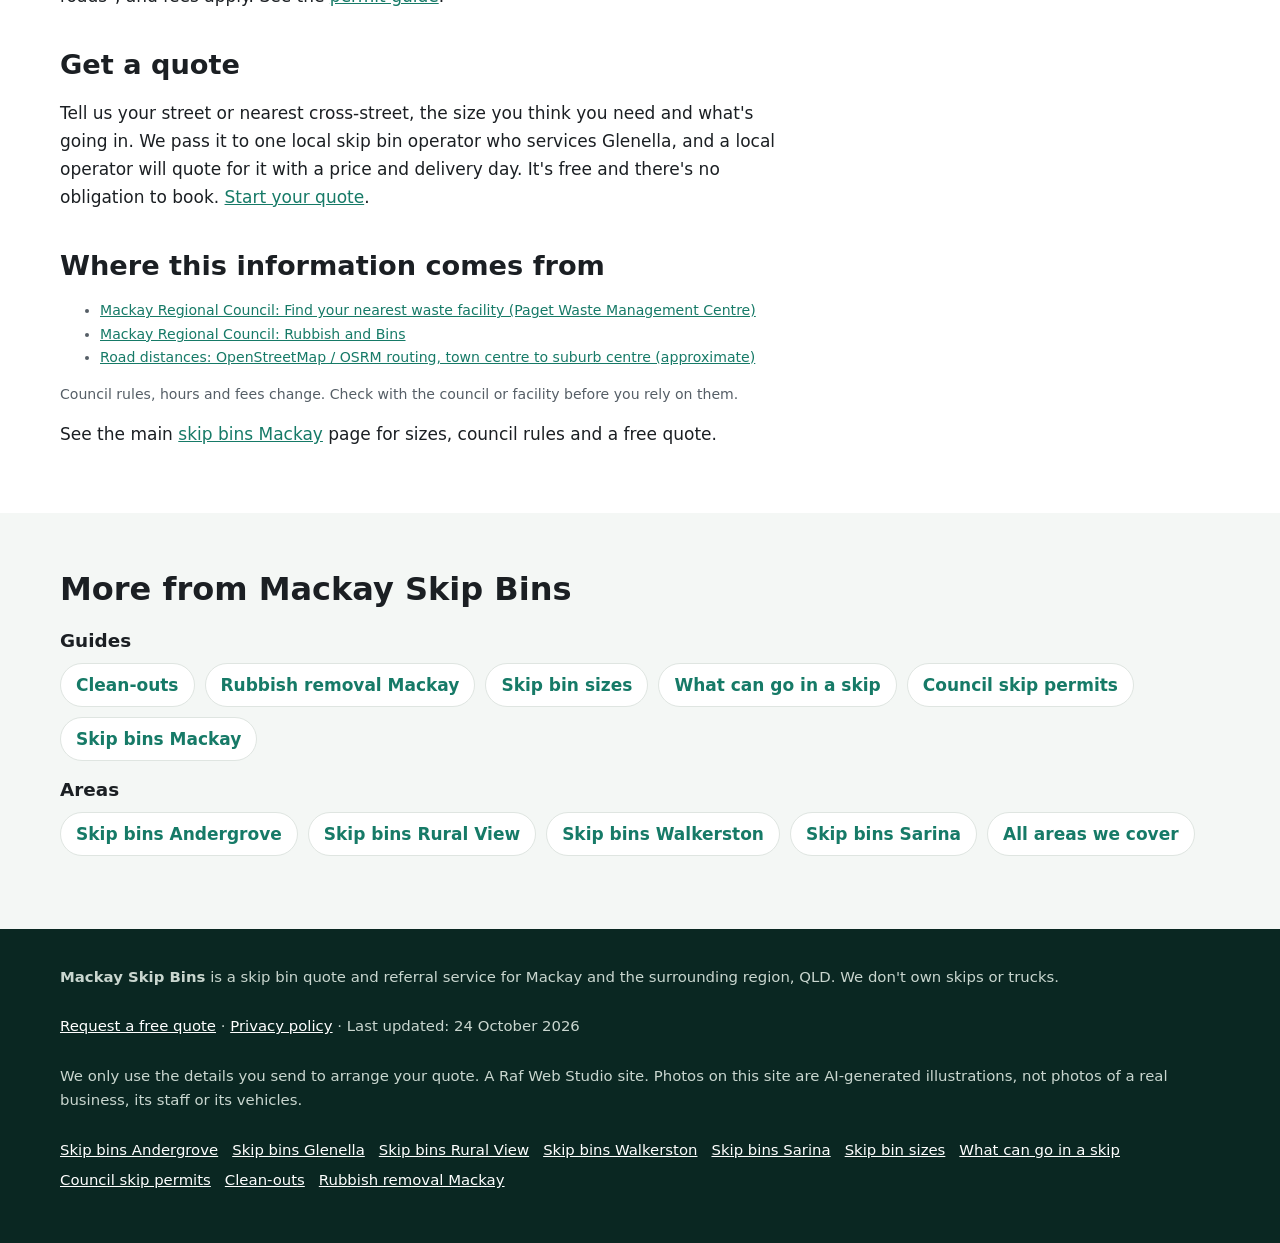
<file: skip-bins-glenella/index.html>
<!doctype html>
<html lang="en-AU">
<head>
<meta charset="utf-8">
<!-- Search Console verification meta tag goes here once the property is created -->
<meta name="viewport" content="width=device-width, initial-scale=1">
<title>Skip Bins Glenella | Free Skip Bin Hire Quotes, Glenella QLD</title>
<meta name="description" content="Skip bin hire in Glenella, near Mackay. Sizes for homes, sheds and storm clean-ups, the Paget tip, and Mackay Regional Council rules. Free quote.">
<link rel="canonical" href="https://mackayskipbins.com/skip-bins-glenella/">
<link rel="icon" href="/favicon.svg" type="image/svg+xml">
<meta name="theme-color" content="#0f5e4f">
<meta property="og:type" content="article">
<meta property="og:locale" content="en_AU">
<meta property="og:site_name" content="Mackay Skip Bins">
<meta property="og:title" content="Skip Bins Glenella | Free Skip Bin Hire Quotes, Glenella QLD">
<meta property="og:description" content="Skip bin hire in Glenella, near Mackay. Sizes for homes, sheds and storm clean-ups, the Paget tip, and Mackay Regional Council rules. Free quote.">
<meta property="og:url" content="https://mackayskipbins.com/skip-bins-glenella/">
<meta property="og:image" content="https://mackayskipbins.com/img/hero.jpg">
<meta name="twitter:card" content="summary_large_image">
<script>document.documentElement.classList.add('js')</script>
<link rel="stylesheet" href="/styles.css">

<!-- Google tag (gtag.js) -->
<script async src="https://www.googletagmanager.com/gtag/js?id=G-90Q7YBD8MN"></script>
<script>
  window.dataLayer = window.dataLayer || [];
  function gtag(){dataLayer.push(arguments);}
  gtag('js', new Date());
  gtag('config', 'G-90Q7YBD8MN');
</script>

<script type="application/ld+json">
{
 "@context": "https://schema.org",
 "@type": "WebPage",
 "@id": "https://mackayskipbins.com/skip-bins-glenella/#webpage",
 "url": "https://mackayskipbins.com/skip-bins-glenella/",
 "name": "Skip Bins Glenella | Free Skip Bin Hire Quotes, Glenella QLD",
 "description": "Skip bin hire in Glenella, near Mackay. Sizes for homes, sheds and storm clean-ups, the Paget tip, and Mackay Regional Council rules. Free quote.",
 "inLanguage": "en-AU",
 "dateModified": "2026-10-24",
 "isPartOf": {
  "@id": "https://mackayskipbins.com/#website"
 }
}
</script>
<script type="application/ld+json">
{
 "@context": "https://schema.org",
 "@type": "BreadcrumbList",
 "itemListElement": [
  {
   "@type": "ListItem",
   "position": 1,
   "name": "Home",
   "item": "https://mackayskipbins.com/"
  },
  {
   "@type": "ListItem",
   "position": 2,
   "name": "Skip bins Glenella",
   "item": "https://mackayskipbins.com/skip-bins-glenella/"
  }
 ]
}
</script>
<script type="application/ld+json">
{
 "@context": "https://schema.org",
 "@type": "Service",
 "@id": "https://mackayskipbins.com/skip-bins-glenella/#service",
 "name": "Skip bin hire quotes in Glenella",
 "serviceType": "Skip bin hire",
 "description": "Skip bin hire in Glenella, near Mackay. Sizes for homes, sheds and storm clean-ups, the Paget tip, and Mackay Regional Council rules. Free quote.",
 "url": "https://mackayskipbins.com/skip-bins-glenella/",
 "provider": {
  "@type": "Organization",
  "name": "Mackay Skip Bins",
  "url": "https://mackayskipbins.com/"
 },
 "areaServed": [
  {
   "@type": "Place",
   "name": "Glenella, QLD"
  }
 ]
}
</script>
</head>
<body>
<a class="skip-link" href="#main">Skip to content</a>

<header class="site-header">
  <div class="wrap">
    <a class="brand" href="/" aria-label="Mackay Skip Bins home">
      <svg viewBox="0 0 64 64" aria-hidden="true"><rect width="64" height="64" rx="14" fill="#0f5e4f"/><path d="M12 24h40l-6 26H18z" fill="#f2c14e"/><rect x="10" y="20" width="44" height="6" rx="2" fill="#fff"/></svg>
      Mackay Skip Bins
    </a>
    <nav class="nav" aria-label="Main">
      <a href="/">Home</a>
      <a href="/skip-bin-sizes/">Sizes</a>
      <a href="/what-can-go-in-a-skip/">What goes in</a>
      <a href="/skip-bin-council-permit/">Council permits</a>
      <a href="/#areas">Areas</a>
      <a href="/#faq">FAQ</a>
    </nav>
    <a class="btn btn-call header-call" href="#quote">Get a free quote</a>
  </div>
</header>

<main id="main">
<section class="page-hero" aria-labelledby="h1">
  <div class="wrap">
    <nav class="crumbs" aria-label="Breadcrumb"><ol><li><a href="https://mackayskipbins.com/">Home</a></li><li aria-current="page">Skip bins Glenella</li></ol></nav>
    <h1 id="h1">Skip bins in Glenella</h1>
    <p class="summary">In short: Skip bin hire in Glenella, near Mackay. Sizes for homes, sheds and storm clean-ups, the Paget tip, and Mackay Regional Council rules. Free quote.</p>
    <p class="lead">Glenella is about 7 km from central Mackay by road. Here's what to know before you hire a skip, and how to get a free quote.</p>
    <p class="updated">Last updated: 24 October 2026</p>
  </div>
</section>
<div class="wrap page-grid">
  <article class="page-body">
<figure><img src="/img/card-home.jpg" width="900" height="600" style="aspect-ratio:3/2;object-fit:cover" alt="Illustration of a skip bin outside a home" decoding="async"><figcaption>AI-generated illustration, not a photo of a real business.</figcaption></figure>
<h2>Skip hire in Glenella</h2>
<p>Glenella is a north-western suburb with a mix of established homes and newer streets. Renovations, landscaping and yard clean-ups are typical. A 6 m³ skip suits a kitchen or big garden job.</p>
<h2>Nearest tip</h2>
<p>Mackay Regional Council's <strong>Paget Waste Management Centre</strong> is at 42 Crichtons Road, Paget, off Connors Road. Council lists the transfer station as open 6:15am to 5:45pm daily. Domestic asbestos loads of 175 kg or less are accepted if double-wrapped and clearly labelled; you unload it yourself. Council also runs smaller transfer stations around the region. Check the <a href="https://www.mackay.qld.gov.au/" rel="noopener">Mackay Regional Council website</a> for hours, fees and accepted items.</p>
<h2>Council rules</h2>
<p>A skip wholly on your own land generally doesn't need approval. On the road or footway, Mackay Regional Council requires an "Approval for works on public areas and roads", and fees apply. See the <a href="/skip-bin-council-permit/">permit guide</a>.</p>
<h2>Get a quote</h2>
<p>Tell us your street or nearest cross-street, the size you think you need and what's going in. We pass it to one local skip bin operator who services Glenella, and a local operator will quote for it with a price and delivery day. It's free and there's no obligation to book. <a href="#quote">Start your quote</a>.</p>
<h2>Where this information comes from</h2>
<ul class="sources"><li><a href="https://www.mackay.qld.gov.au/Residents/Rubbish-and-Bins/Find-your-nearest-waste-facility" rel="noopener">Mackay Regional Council: Find your nearest waste facility (Paget Waste Management Centre)</a></li><li><a href="https://www.mackay.qld.gov.au/Residents/Rubbish-and-Bins" rel="noopener">Mackay Regional Council: Rubbish and Bins</a></li><li><a href="https://www.openstreetmap.org/" rel="noopener">Road distances: OpenStreetMap / OSRM routing, town centre to suburb centre (approximate)</a></li></ul>
<p class="sources">Council rules, hours and fees change. Check with the council or facility before you rely on them.</p>

<p class="home-link">See the main <a href="/">skip bins Mackay</a> page for sizes, council rules and a free quote.</p>
  </article>
  <aside class="page-aside">
    <div class="hero-form-card" id="quote">
      <h2 id="quote-h">Get a free skip quote in Glenella</h2>
      <form class="quote-form two-step" id="quote-form" action="https://formsubmit.co/quotes@mackayskipbins.com" method="post" novalidate>
        <input type="hidden" name="_subject" value="New quote request – mackayskipbins.com">
        <input type="hidden" name="_captcha" value="true">
        <input type="hidden" name="_template" value="table">
        <input type="hidden" name="_next" value="https://mackayskipbins.com/thanks.html?lead=1">
        <input type="hidden" name="_autoresponse" value="Thanks for your skip bin request. We&#x27;ve received it and are passing it to a local operator, who&#x27;ll be in touch shortly with availability and a price.">
        <input type="text" name="_honey" style="display:none" tabindex="-1" autocomplete="off" aria-hidden="true">
        <input type="hidden" name="source" value="mackayskipbins.com">
        <input type="hidden" name="page" value="/skip-bins-glenella/">
        <fieldset class="step step-1">
          <legend class="step-label">Step 1 of 2: your job</legend>
          <div class="full"><label for="suburb">Suburb or town <span class="req" aria-hidden="true">*</span></label>
            <select id="suburb" name="suburb" required><option value="">Choose your suburb</option><option>Mackay</option><option>North Mackay</option><option>South Mackay</option><option>West Mackay</option><option>East Mackay</option><option>Andergrove</option><option>Beaconsfield</option><option>Mount Pleasant</option><option selected>Glenella</option><option>Slade Point</option><option>Bucasia</option><option>Shoal Point</option><option>Eimeo</option><option>Blacks Beach</option><option>Rural View</option><option>Ooralea</option><option>Bakers Creek</option><option>Walkerston</option><option>Marian</option><option>Mirani</option><option>Sarina</option><option value="Other">Other (tell us below)</option></select></div>
          <div class="full other-wrap"><label for="suburb_other">Other suburb or town</label><input id="suburb_other" name="suburb_other" type="text" autocomplete="address-level2"></div>
          <div><label for="size">Skip size</label>
            <select id="size" name="skip_size"><option value="Not sure">Not sure, help me choose</option><option>Skip bag (about 1 m³)</option><option>2 m³</option><option>3 m³</option><option>4 m³</option><option>6 m³</option><option>8 m³</option><option>9 m³</option><option>10–12 m³</option><option>Larger / hook-lift</option></select></div>
          <div><label for="waste">Waste type <span class="req" aria-hidden="true">*</span></label>
            <select id="waste" name="waste_type" required><option value="">Select one</option><option>General household</option><option>Green waste</option><option>Mixed renovation / building</option><option>Soil, concrete or bricks</option><option>Mixed, not sure</option><option>May contain asbestos</option></select></div>
          <div class="full js-only"><button class="btn btn-primary btn-block" type="button" id="to-step-2">Get my free quote →</button></div>
          <p class="microcopy full">Free, no obligation. We pass your request to one local skip bin operator who services your area.</p>
          <p class="form-error full" id="step1-error" role="alert" hidden>Please choose your suburb and waste type.</p>
        </fieldset>
        <fieldset class="step step-2" id="step-2">
          <legend class="step-label">Step 2 of 2: your details</legend>
          <div><label for="name">Name <span class="req" aria-hidden="true">*</span></label><input id="name" name="name" type="text" autocomplete="name" required></div>
          <div><label for="phone">Phone <span class="req" aria-hidden="true">*</span></label><input id="phone" name="phone" type="tel" autocomplete="tel" inputmode="tel" required></div>
          <div><label for="email">Email</label><input id="email" name="email" type="email" autocomplete="email"></div>
          <div><label for="date">Delivery date</label><input id="date" name="preferred_date" type="date"></div>
          <div class="full"><label for="message">Anything else?</label><textarea id="message" name="message" rows="2" placeholder="e.g. storm clean-up, Queenslander reno, cane farm shed, 7 days"></textarea></div>
          <p class="consent full">By sending this form you agree we can share your details with one local skip bin operator so they can quote for your job. See our <a href="/privacy.html">privacy policy</a>.</p>
          <div class="full step2-actions"><button class="btn btn-primary" type="submit">Send my quote request</button><button class="btn-link js-only" type="button" id="back-1">← Back</button></div>
        </fieldset>
      </form>
    </div>
  </aside>
</div>
<section class="alt" aria-labelledby="more-h">
  <div class="wrap">
    <h2 id="more-h">More from Mackay Skip Bins</h2>
    <h3>Guides</h3>
    <ul class="link-list"><li><a href="/clean-outs/">Clean-outs</a></li><li><a href="/rubbish-removal-mackay/">Rubbish removal Mackay</a></li><li><a href="/skip-bin-sizes/">Skip bin sizes</a></li><li><a href="/what-can-go-in-a-skip/">What can go in a skip</a></li><li><a href="/skip-bin-council-permit/">Council skip permits</a></li><li><a href="/">Skip bins Mackay</a></li></ul>
    <h3>Areas</h3>
    <ul class="link-list"><li><a href="/skip-bins-andergrove/">Skip bins Andergrove</a></li><li><a href="/skip-bins-rural-view/">Skip bins Rural View</a></li><li><a href="/skip-bins-walkerston/">Skip bins Walkerston</a></li><li><a href="/skip-bins-sarina/">Skip bins Sarina</a></li><li><a href="/#areas">All areas we cover</a></li></ul>
  </div>
</section>
</main>

<footer class="site-footer">
  <div class="wrap">
    <p><strong>Mackay Skip Bins</strong> is a skip bin quote and referral service for Mackay and the surrounding region, QLD. We don't own skips or trucks.</p>
    <p><a href="#quote">Request a free quote</a> · <a href="/privacy.html">Privacy policy</a> · Last updated: 24 October 2026</p>
    <p>We only use the details you send to arrange your quote. A Raf Web Studio site. Photos on this site are AI-generated illustrations, not photos of a real business, its staff or its vehicles.</p>
    <p class="footer-links"><a href="/skip-bins-andergrove/">Skip bins Andergrove</a> <a href="/skip-bins-glenella/">Skip bins Glenella</a> <a href="/skip-bins-rural-view/">Skip bins Rural View</a> <a href="/skip-bins-walkerston/">Skip bins Walkerston</a> <a href="/skip-bins-sarina/">Skip bins Sarina</a> <a href="/skip-bin-sizes/">Skip bin sizes</a> <a href="/what-can-go-in-a-skip/">What can go in a skip</a> <a href="/skip-bin-council-permit/">Council skip permits</a> <a href="/clean-outs/">Clean-outs</a> <a href="/rubbish-removal-mackay/">Rubbish removal Mackay</a></p>
  </div>
</footer>

<div class="mobile-call" aria-label="Quick contact">
  <a class="btn btn-call" href="#quote">Get a free quote</a>
</div>
<script src="/form.js" defer></script>
</body>
</html>
</file>
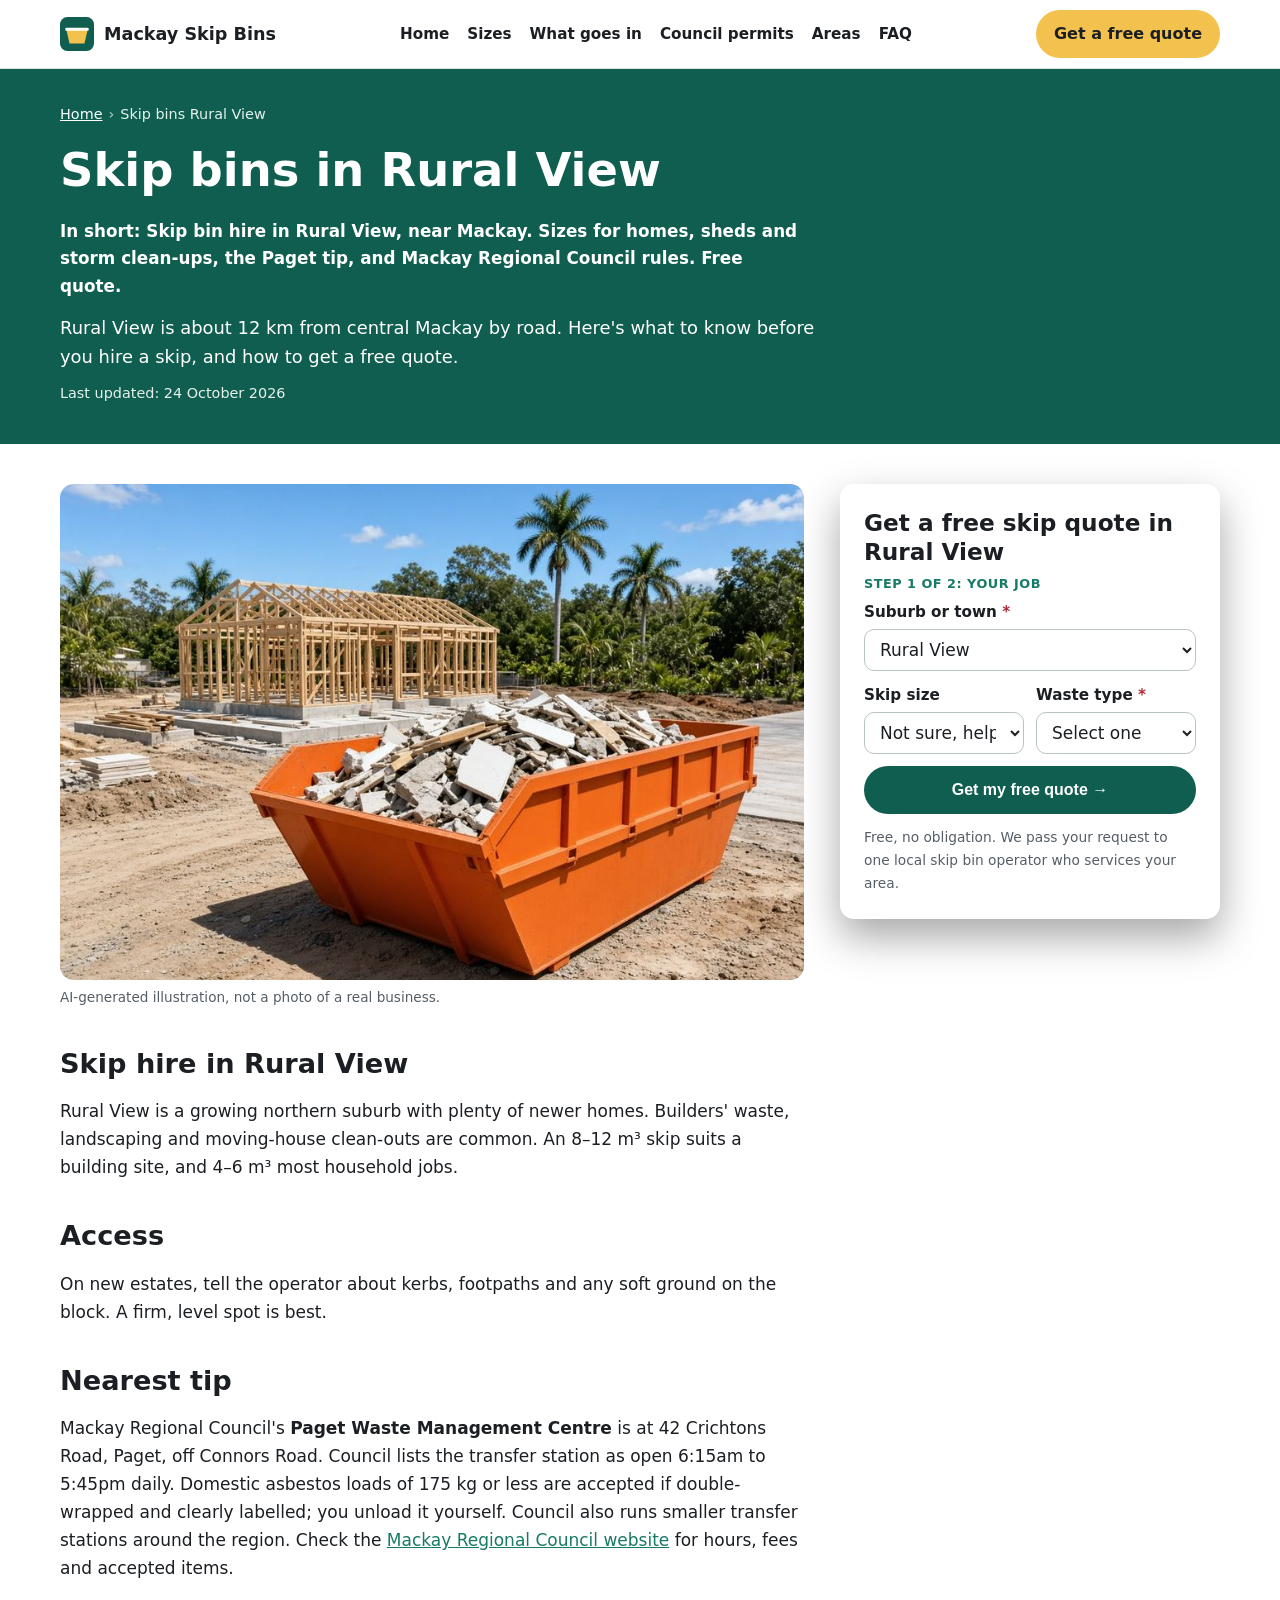
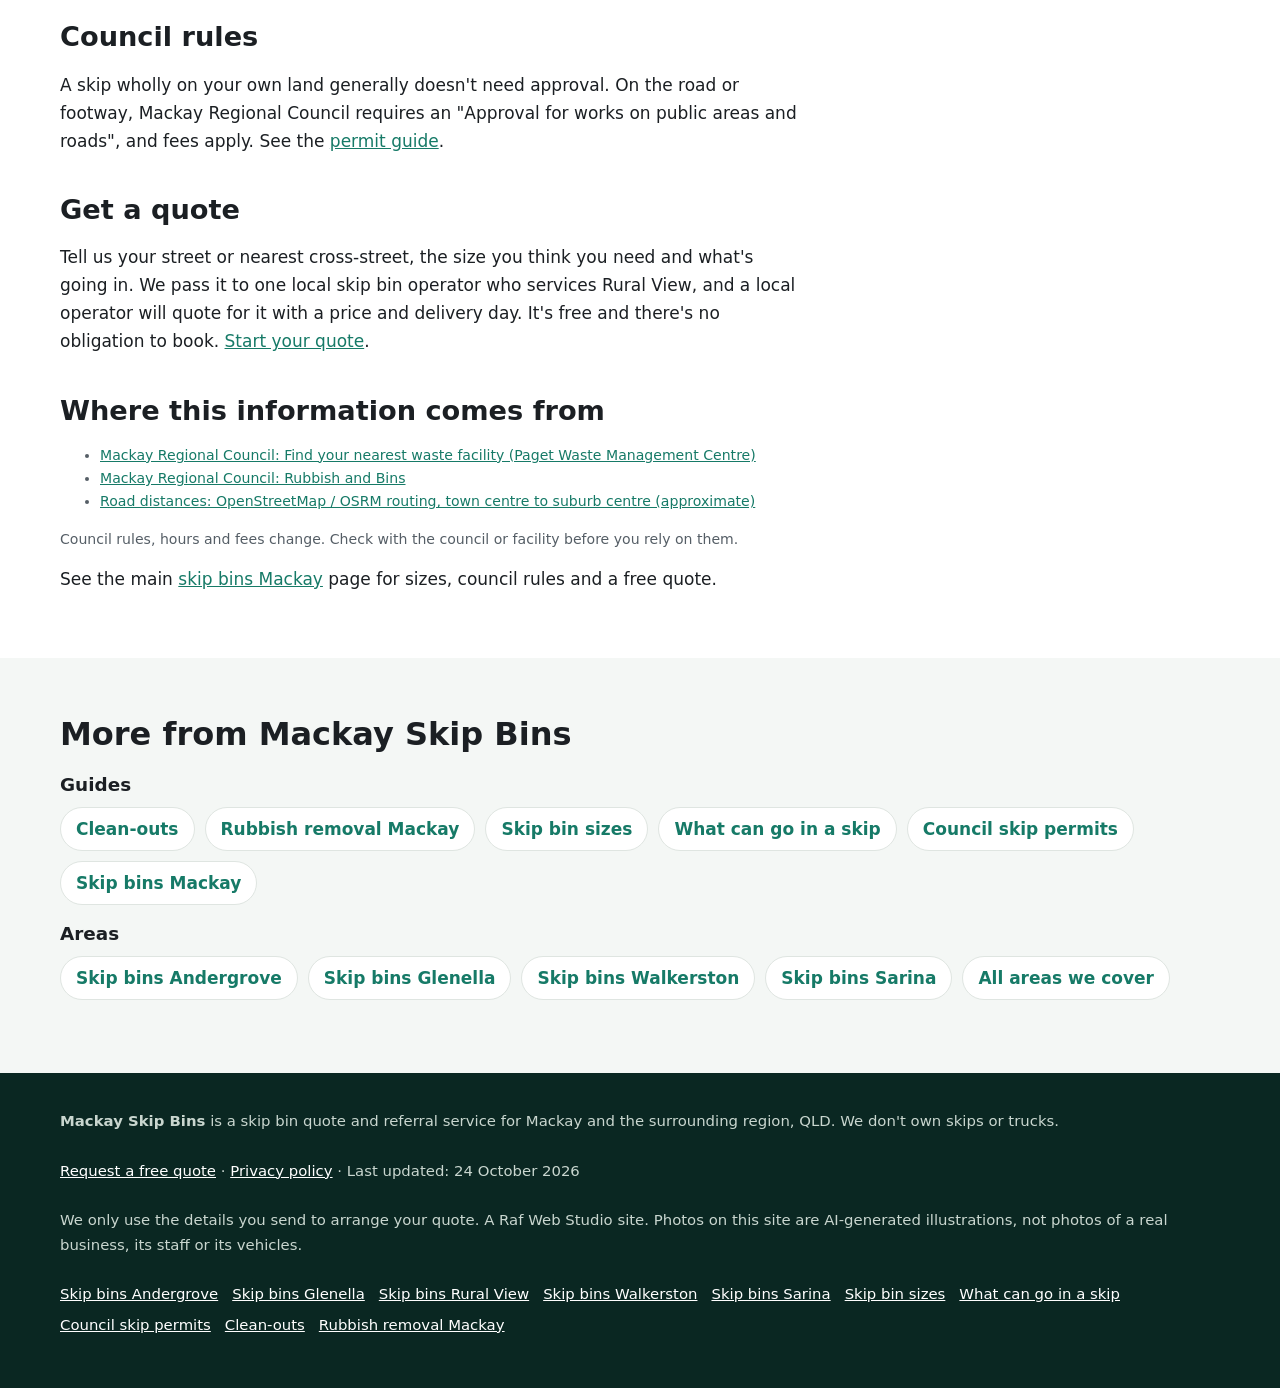
<file: skip-bins-rural-view/index.html>
<!doctype html>
<html lang="en-AU">
<head>
<meta charset="utf-8">
<!-- Search Console verification meta tag goes here once the property is created -->
<meta name="viewport" content="width=device-width, initial-scale=1">
<title>Skip Bins Rural View | Free Skip Bin Hire Quotes, Rural View QLD</title>
<meta name="description" content="Skip bin hire in Rural View, near Mackay. Sizes for homes, sheds and storm clean-ups, the Paget tip, and Mackay Regional Council rules. Free quote.">
<link rel="canonical" href="https://mackayskipbins.com/skip-bins-rural-view/">
<link rel="icon" href="/favicon.svg" type="image/svg+xml">
<meta name="theme-color" content="#0f5e4f">
<meta property="og:type" content="article">
<meta property="og:locale" content="en_AU">
<meta property="og:site_name" content="Mackay Skip Bins">
<meta property="og:title" content="Skip Bins Rural View | Free Skip Bin Hire Quotes, Rural View QLD">
<meta property="og:description" content="Skip bin hire in Rural View, near Mackay. Sizes for homes, sheds and storm clean-ups, the Paget tip, and Mackay Regional Council rules. Free quote.">
<meta property="og:url" content="https://mackayskipbins.com/skip-bins-rural-view/">
<meta property="og:image" content="https://mackayskipbins.com/img/hero.jpg">
<meta name="twitter:card" content="summary_large_image">
<script>document.documentElement.classList.add('js')</script>
<link rel="stylesheet" href="/styles.css">

<!-- Google tag (gtag.js) -->
<script async src="https://www.googletagmanager.com/gtag/js?id=G-90Q7YBD8MN"></script>
<script>
  window.dataLayer = window.dataLayer || [];
  function gtag(){dataLayer.push(arguments);}
  gtag('js', new Date());
  gtag('config', 'G-90Q7YBD8MN');
</script>

<script type="application/ld+json">
{
 "@context": "https://schema.org",
 "@type": "WebPage",
 "@id": "https://mackayskipbins.com/skip-bins-rural-view/#webpage",
 "url": "https://mackayskipbins.com/skip-bins-rural-view/",
 "name": "Skip Bins Rural View | Free Skip Bin Hire Quotes, Rural View QLD",
 "description": "Skip bin hire in Rural View, near Mackay. Sizes for homes, sheds and storm clean-ups, the Paget tip, and Mackay Regional Council rules. Free quote.",
 "inLanguage": "en-AU",
 "dateModified": "2026-10-24",
 "isPartOf": {
  "@id": "https://mackayskipbins.com/#website"
 }
}
</script>
<script type="application/ld+json">
{
 "@context": "https://schema.org",
 "@type": "BreadcrumbList",
 "itemListElement": [
  {
   "@type": "ListItem",
   "position": 1,
   "name": "Home",
   "item": "https://mackayskipbins.com/"
  },
  {
   "@type": "ListItem",
   "position": 2,
   "name": "Skip bins Rural View",
   "item": "https://mackayskipbins.com/skip-bins-rural-view/"
  }
 ]
}
</script>
<script type="application/ld+json">
{
 "@context": "https://schema.org",
 "@type": "Service",
 "@id": "https://mackayskipbins.com/skip-bins-rural-view/#service",
 "name": "Skip bin hire quotes in Rural View",
 "serviceType": "Skip bin hire",
 "description": "Skip bin hire in Rural View, near Mackay. Sizes for homes, sheds and storm clean-ups, the Paget tip, and Mackay Regional Council rules. Free quote.",
 "url": "https://mackayskipbins.com/skip-bins-rural-view/",
 "provider": {
  "@type": "Organization",
  "name": "Mackay Skip Bins",
  "url": "https://mackayskipbins.com/"
 },
 "areaServed": [
  {
   "@type": "Place",
   "name": "Rural View, QLD"
  }
 ]
}
</script>
</head>
<body>
<a class="skip-link" href="#main">Skip to content</a>

<header class="site-header">
  <div class="wrap">
    <a class="brand" href="/" aria-label="Mackay Skip Bins home">
      <svg viewBox="0 0 64 64" aria-hidden="true"><rect width="64" height="64" rx="14" fill="#0f5e4f"/><path d="M12 24h40l-6 26H18z" fill="#f2c14e"/><rect x="10" y="20" width="44" height="6" rx="2" fill="#fff"/></svg>
      Mackay Skip Bins
    </a>
    <nav class="nav" aria-label="Main">
      <a href="/">Home</a>
      <a href="/skip-bin-sizes/">Sizes</a>
      <a href="/what-can-go-in-a-skip/">What goes in</a>
      <a href="/skip-bin-council-permit/">Council permits</a>
      <a href="/#areas">Areas</a>
      <a href="/#faq">FAQ</a>
    </nav>
    <a class="btn btn-call header-call" href="#quote">Get a free quote</a>
  </div>
</header>

<main id="main">
<section class="page-hero" aria-labelledby="h1">
  <div class="wrap">
    <nav class="crumbs" aria-label="Breadcrumb"><ol><li><a href="https://mackayskipbins.com/">Home</a></li><li aria-current="page">Skip bins Rural View</li></ol></nav>
    <h1 id="h1">Skip bins in Rural View</h1>
    <p class="summary">In short: Skip bin hire in Rural View, near Mackay. Sizes for homes, sheds and storm clean-ups, the Paget tip, and Mackay Regional Council rules. Free quote.</p>
    <p class="lead">Rural View is about 12 km from central Mackay by road. Here's what to know before you hire a skip, and how to get a free quote.</p>
    <p class="updated">Last updated: 24 October 2026</p>
  </div>
</section>
<div class="wrap page-grid">
  <article class="page-body">
<figure><img src="/img/card-build.jpg" width="900" height="600" style="aspect-ratio:3/2;object-fit:cover" alt="Illustration of a skip bin on a building site" decoding="async"><figcaption>AI-generated illustration, not a photo of a real business.</figcaption></figure>
<h2>Skip hire in Rural View</h2>
<p>Rural View is a growing northern suburb with plenty of newer homes. Builders' waste, landscaping and moving-house clean-outs are common. An 8–12 m³ skip suits a building site, and 4–6 m³ most household jobs.</p>
<h2>Access</h2>
<p>On new estates, tell the operator about kerbs, footpaths and any soft ground on the block. A firm, level spot is best.</p>
<h2>Nearest tip</h2>
<p>Mackay Regional Council's <strong>Paget Waste Management Centre</strong> is at 42 Crichtons Road, Paget, off Connors Road. Council lists the transfer station as open 6:15am to 5:45pm daily. Domestic asbestos loads of 175 kg or less are accepted if double-wrapped and clearly labelled; you unload it yourself. Council also runs smaller transfer stations around the region. Check the <a href="https://www.mackay.qld.gov.au/" rel="noopener">Mackay Regional Council website</a> for hours, fees and accepted items.</p>
<h2>Council rules</h2>
<p>A skip wholly on your own land generally doesn't need approval. On the road or footway, Mackay Regional Council requires an "Approval for works on public areas and roads", and fees apply. See the <a href="/skip-bin-council-permit/">permit guide</a>.</p>
<h2>Get a quote</h2>
<p>Tell us your street or nearest cross-street, the size you think you need and what's going in. We pass it to one local skip bin operator who services Rural View, and a local operator will quote for it with a price and delivery day. It's free and there's no obligation to book. <a href="#quote">Start your quote</a>.</p>
<h2>Where this information comes from</h2>
<ul class="sources"><li><a href="https://www.mackay.qld.gov.au/Residents/Rubbish-and-Bins/Find-your-nearest-waste-facility" rel="noopener">Mackay Regional Council: Find your nearest waste facility (Paget Waste Management Centre)</a></li><li><a href="https://www.mackay.qld.gov.au/Residents/Rubbish-and-Bins" rel="noopener">Mackay Regional Council: Rubbish and Bins</a></li><li><a href="https://www.openstreetmap.org/" rel="noopener">Road distances: OpenStreetMap / OSRM routing, town centre to suburb centre (approximate)</a></li></ul>
<p class="sources">Council rules, hours and fees change. Check with the council or facility before you rely on them.</p>

<p class="home-link">See the main <a href="/">skip bins Mackay</a> page for sizes, council rules and a free quote.</p>
  </article>
  <aside class="page-aside">
    <div class="hero-form-card" id="quote">
      <h2 id="quote-h">Get a free skip quote in Rural View</h2>
      <form class="quote-form two-step" id="quote-form" action="https://formsubmit.co/quotes@mackayskipbins.com" method="post" novalidate>
        <input type="hidden" name="_subject" value="New quote request – mackayskipbins.com">
        <input type="hidden" name="_captcha" value="true">
        <input type="hidden" name="_template" value="table">
        <input type="hidden" name="_next" value="https://mackayskipbins.com/thanks.html?lead=1">
        <input type="hidden" name="_autoresponse" value="Thanks for your skip bin request. We&#x27;ve received it and are passing it to a local operator, who&#x27;ll be in touch shortly with availability and a price.">
        <input type="text" name="_honey" style="display:none" tabindex="-1" autocomplete="off" aria-hidden="true">
        <input type="hidden" name="source" value="mackayskipbins.com">
        <input type="hidden" name="page" value="/skip-bins-rural-view/">
        <fieldset class="step step-1">
          <legend class="step-label">Step 1 of 2: your job</legend>
          <div class="full"><label for="suburb">Suburb or town <span class="req" aria-hidden="true">*</span></label>
            <select id="suburb" name="suburb" required><option value="">Choose your suburb</option><option>Mackay</option><option>North Mackay</option><option>South Mackay</option><option>West Mackay</option><option>East Mackay</option><option>Andergrove</option><option>Beaconsfield</option><option>Mount Pleasant</option><option>Glenella</option><option>Slade Point</option><option>Bucasia</option><option>Shoal Point</option><option>Eimeo</option><option>Blacks Beach</option><option selected>Rural View</option><option>Ooralea</option><option>Bakers Creek</option><option>Walkerston</option><option>Marian</option><option>Mirani</option><option>Sarina</option><option value="Other">Other (tell us below)</option></select></div>
          <div class="full other-wrap"><label for="suburb_other">Other suburb or town</label><input id="suburb_other" name="suburb_other" type="text" autocomplete="address-level2"></div>
          <div><label for="size">Skip size</label>
            <select id="size" name="skip_size"><option value="Not sure">Not sure, help me choose</option><option>Skip bag (about 1 m³)</option><option>2 m³</option><option>3 m³</option><option>4 m³</option><option>6 m³</option><option>8 m³</option><option>9 m³</option><option>10–12 m³</option><option>Larger / hook-lift</option></select></div>
          <div><label for="waste">Waste type <span class="req" aria-hidden="true">*</span></label>
            <select id="waste" name="waste_type" required><option value="">Select one</option><option>General household</option><option>Green waste</option><option>Mixed renovation / building</option><option>Soil, concrete or bricks</option><option>Mixed, not sure</option><option>May contain asbestos</option></select></div>
          <div class="full js-only"><button class="btn btn-primary btn-block" type="button" id="to-step-2">Get my free quote →</button></div>
          <p class="microcopy full">Free, no obligation. We pass your request to one local skip bin operator who services your area.</p>
          <p class="form-error full" id="step1-error" role="alert" hidden>Please choose your suburb and waste type.</p>
        </fieldset>
        <fieldset class="step step-2" id="step-2">
          <legend class="step-label">Step 2 of 2: your details</legend>
          <div><label for="name">Name <span class="req" aria-hidden="true">*</span></label><input id="name" name="name" type="text" autocomplete="name" required></div>
          <div><label for="phone">Phone <span class="req" aria-hidden="true">*</span></label><input id="phone" name="phone" type="tel" autocomplete="tel" inputmode="tel" required></div>
          <div><label for="email">Email</label><input id="email" name="email" type="email" autocomplete="email"></div>
          <div><label for="date">Delivery date</label><input id="date" name="preferred_date" type="date"></div>
          <div class="full"><label for="message">Anything else?</label><textarea id="message" name="message" rows="2" placeholder="e.g. storm clean-up, Queenslander reno, cane farm shed, 7 days"></textarea></div>
          <p class="consent full">By sending this form you agree we can share your details with one local skip bin operator so they can quote for your job. See our <a href="/privacy.html">privacy policy</a>.</p>
          <div class="full step2-actions"><button class="btn btn-primary" type="submit">Send my quote request</button><button class="btn-link js-only" type="button" id="back-1">← Back</button></div>
        </fieldset>
      </form>
    </div>
  </aside>
</div>
<section class="alt" aria-labelledby="more-h">
  <div class="wrap">
    <h2 id="more-h">More from Mackay Skip Bins</h2>
    <h3>Guides</h3>
    <ul class="link-list"><li><a href="/clean-outs/">Clean-outs</a></li><li><a href="/rubbish-removal-mackay/">Rubbish removal Mackay</a></li><li><a href="/skip-bin-sizes/">Skip bin sizes</a></li><li><a href="/what-can-go-in-a-skip/">What can go in a skip</a></li><li><a href="/skip-bin-council-permit/">Council skip permits</a></li><li><a href="/">Skip bins Mackay</a></li></ul>
    <h3>Areas</h3>
    <ul class="link-list"><li><a href="/skip-bins-andergrove/">Skip bins Andergrove</a></li><li><a href="/skip-bins-glenella/">Skip bins Glenella</a></li><li><a href="/skip-bins-walkerston/">Skip bins Walkerston</a></li><li><a href="/skip-bins-sarina/">Skip bins Sarina</a></li><li><a href="/#areas">All areas we cover</a></li></ul>
  </div>
</section>
</main>

<footer class="site-footer">
  <div class="wrap">
    <p><strong>Mackay Skip Bins</strong> is a skip bin quote and referral service for Mackay and the surrounding region, QLD. We don't own skips or trucks.</p>
    <p><a href="#quote">Request a free quote</a> · <a href="/privacy.html">Privacy policy</a> · Last updated: 24 October 2026</p>
    <p>We only use the details you send to arrange your quote. A Raf Web Studio site. Photos on this site are AI-generated illustrations, not photos of a real business, its staff or its vehicles.</p>
    <p class="footer-links"><a href="/skip-bins-andergrove/">Skip bins Andergrove</a> <a href="/skip-bins-glenella/">Skip bins Glenella</a> <a href="/skip-bins-rural-view/">Skip bins Rural View</a> <a href="/skip-bins-walkerston/">Skip bins Walkerston</a> <a href="/skip-bins-sarina/">Skip bins Sarina</a> <a href="/skip-bin-sizes/">Skip bin sizes</a> <a href="/what-can-go-in-a-skip/">What can go in a skip</a> <a href="/skip-bin-council-permit/">Council skip permits</a> <a href="/clean-outs/">Clean-outs</a> <a href="/rubbish-removal-mackay/">Rubbish removal Mackay</a></p>
  </div>
</footer>

<div class="mobile-call" aria-label="Quick contact">
  <a class="btn btn-call" href="#quote">Get a free quote</a>
</div>
<script src="/form.js" defer></script>
</body>
</html>
</file>
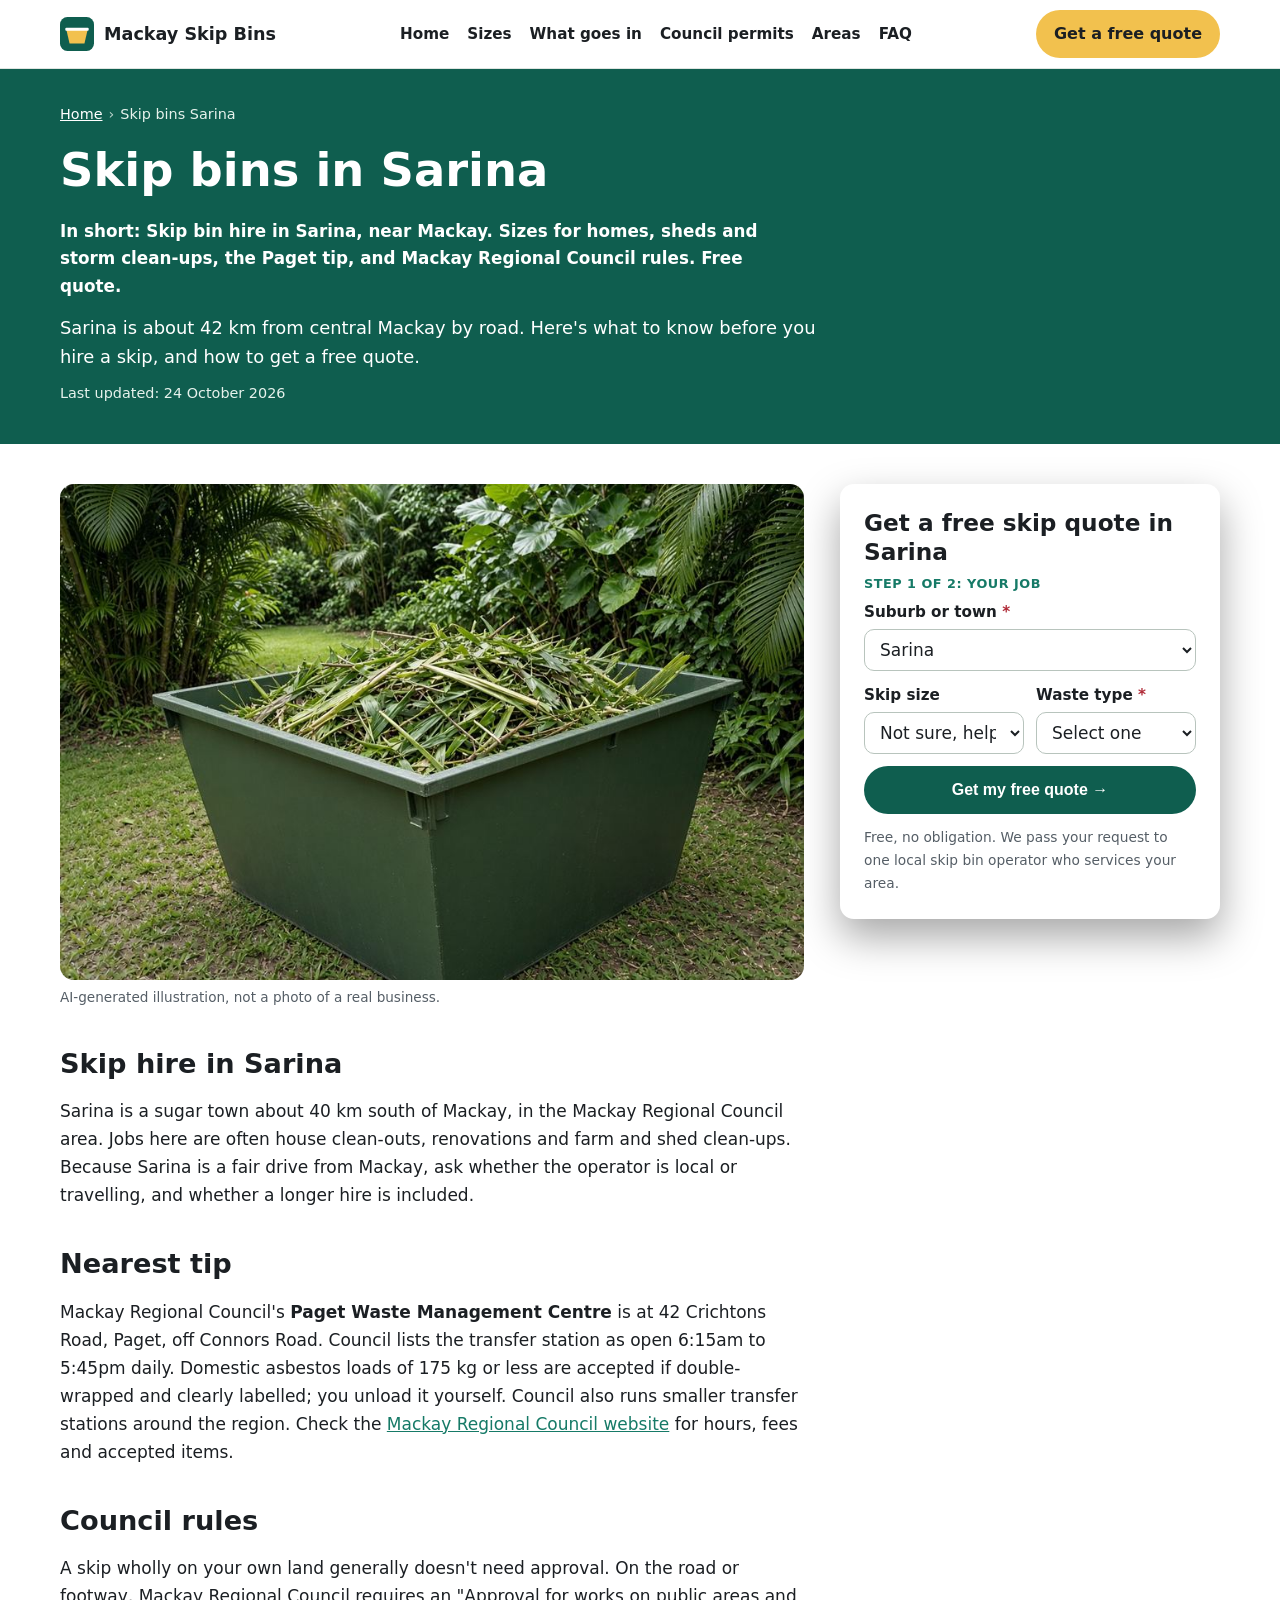
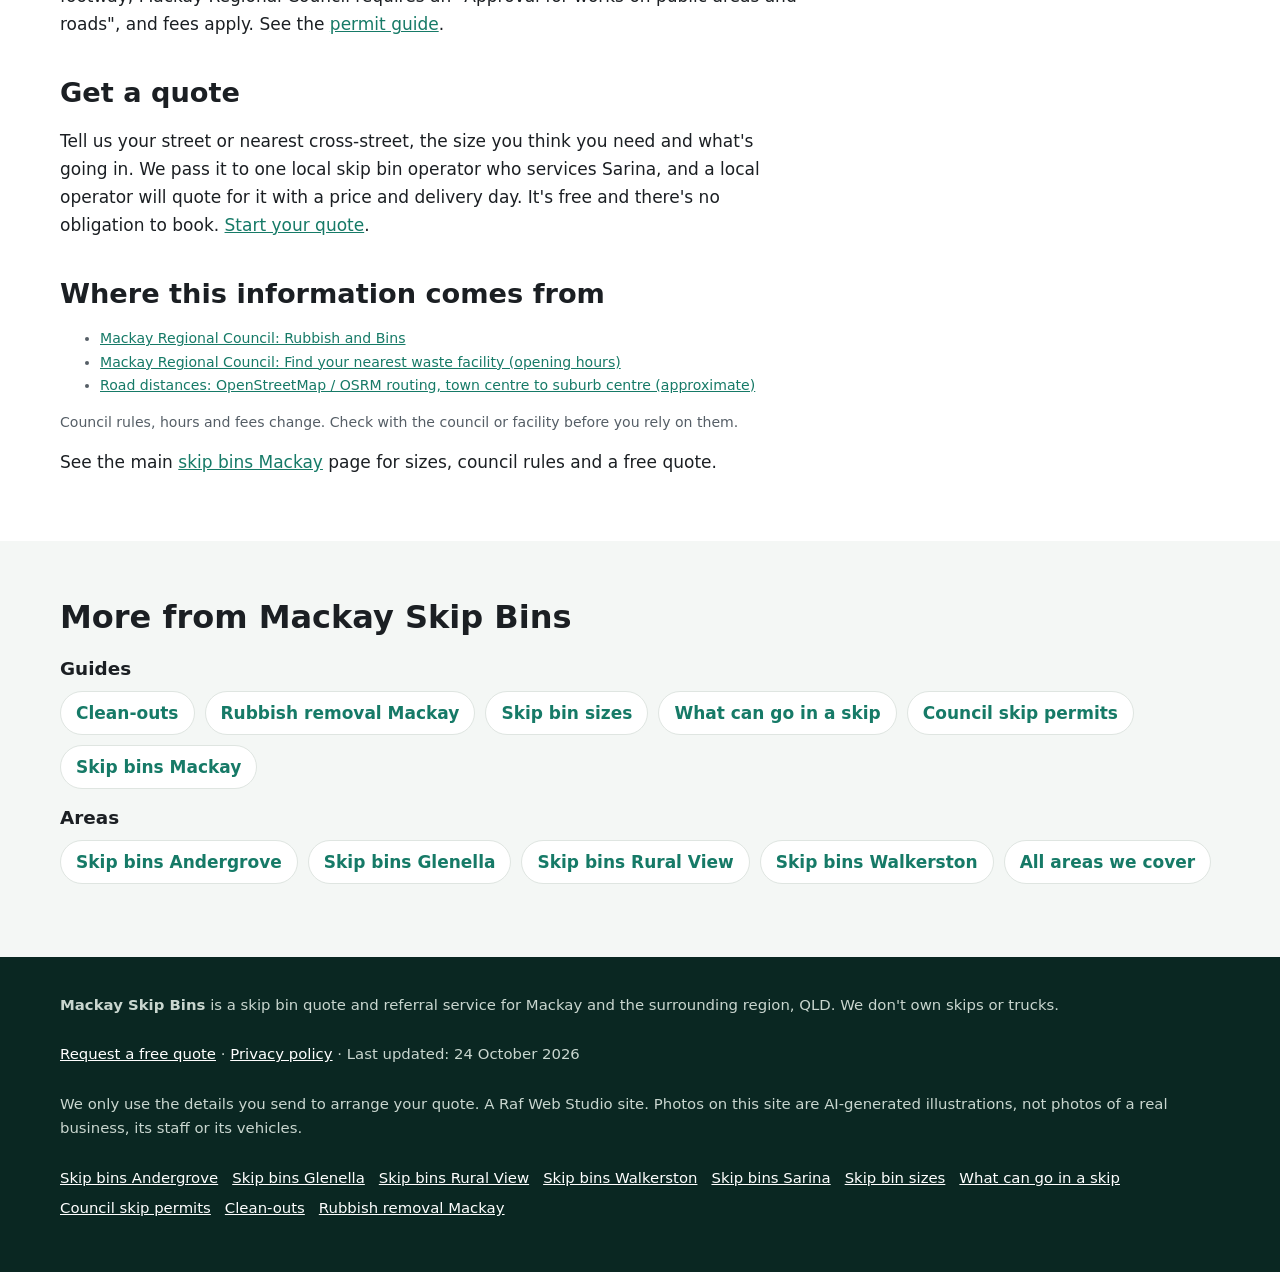
<file: skip-bins-sarina/index.html>
<!doctype html>
<html lang="en-AU">
<head>
<meta charset="utf-8">
<!-- Search Console verification meta tag goes here once the property is created -->
<meta name="viewport" content="width=device-width, initial-scale=1">
<title>Skip Bins Sarina | Free Skip Bin Hire Quotes, Sarina QLD</title>
<meta name="description" content="Skip bin hire in Sarina, near Mackay. Sizes for homes, sheds and storm clean-ups, the Paget tip, and Mackay Regional Council rules. Free quote.">
<link rel="canonical" href="https://mackayskipbins.com/skip-bins-sarina/">
<link rel="icon" href="/favicon.svg" type="image/svg+xml">
<meta name="theme-color" content="#0f5e4f">
<meta property="og:type" content="article">
<meta property="og:locale" content="en_AU">
<meta property="og:site_name" content="Mackay Skip Bins">
<meta property="og:title" content="Skip Bins Sarina | Free Skip Bin Hire Quotes, Sarina QLD">
<meta property="og:description" content="Skip bin hire in Sarina, near Mackay. Sizes for homes, sheds and storm clean-ups, the Paget tip, and Mackay Regional Council rules. Free quote.">
<meta property="og:url" content="https://mackayskipbins.com/skip-bins-sarina/">
<meta property="og:image" content="https://mackayskipbins.com/img/hero.jpg">
<meta name="twitter:card" content="summary_large_image">
<script>document.documentElement.classList.add('js')</script>
<link rel="stylesheet" href="/styles.css">

<!-- Google tag (gtag.js) -->
<script async src="https://www.googletagmanager.com/gtag/js?id=G-90Q7YBD8MN"></script>
<script>
  window.dataLayer = window.dataLayer || [];
  function gtag(){dataLayer.push(arguments);}
  gtag('js', new Date());
  gtag('config', 'G-90Q7YBD8MN');
</script>

<script type="application/ld+json">
{
 "@context": "https://schema.org",
 "@type": "WebPage",
 "@id": "https://mackayskipbins.com/skip-bins-sarina/#webpage",
 "url": "https://mackayskipbins.com/skip-bins-sarina/",
 "name": "Skip Bins Sarina | Free Skip Bin Hire Quotes, Sarina QLD",
 "description": "Skip bin hire in Sarina, near Mackay. Sizes for homes, sheds and storm clean-ups, the Paget tip, and Mackay Regional Council rules. Free quote.",
 "inLanguage": "en-AU",
 "dateModified": "2026-10-24",
 "isPartOf": {
  "@id": "https://mackayskipbins.com/#website"
 }
}
</script>
<script type="application/ld+json">
{
 "@context": "https://schema.org",
 "@type": "BreadcrumbList",
 "itemListElement": [
  {
   "@type": "ListItem",
   "position": 1,
   "name": "Home",
   "item": "https://mackayskipbins.com/"
  },
  {
   "@type": "ListItem",
   "position": 2,
   "name": "Skip bins Sarina",
   "item": "https://mackayskipbins.com/skip-bins-sarina/"
  }
 ]
}
</script>
<script type="application/ld+json">
{
 "@context": "https://schema.org",
 "@type": "Service",
 "@id": "https://mackayskipbins.com/skip-bins-sarina/#service",
 "name": "Skip bin hire quotes in Sarina",
 "serviceType": "Skip bin hire",
 "description": "Skip bin hire in Sarina, near Mackay. Sizes for homes, sheds and storm clean-ups, the Paget tip, and Mackay Regional Council rules. Free quote.",
 "url": "https://mackayskipbins.com/skip-bins-sarina/",
 "provider": {
  "@type": "Organization",
  "name": "Mackay Skip Bins",
  "url": "https://mackayskipbins.com/"
 },
 "areaServed": [
  {
   "@type": "Place",
   "name": "Sarina, QLD"
  }
 ]
}
</script>
</head>
<body>
<a class="skip-link" href="#main">Skip to content</a>

<header class="site-header">
  <div class="wrap">
    <a class="brand" href="/" aria-label="Mackay Skip Bins home">
      <svg viewBox="0 0 64 64" aria-hidden="true"><rect width="64" height="64" rx="14" fill="#0f5e4f"/><path d="M12 24h40l-6 26H18z" fill="#f2c14e"/><rect x="10" y="20" width="44" height="6" rx="2" fill="#fff"/></svg>
      Mackay Skip Bins
    </a>
    <nav class="nav" aria-label="Main">
      <a href="/">Home</a>
      <a href="/skip-bin-sizes/">Sizes</a>
      <a href="/what-can-go-in-a-skip/">What goes in</a>
      <a href="/skip-bin-council-permit/">Council permits</a>
      <a href="/#areas">Areas</a>
      <a href="/#faq">FAQ</a>
    </nav>
    <a class="btn btn-call header-call" href="#quote">Get a free quote</a>
  </div>
</header>

<main id="main">
<section class="page-hero" aria-labelledby="h1">
  <div class="wrap">
    <nav class="crumbs" aria-label="Breadcrumb"><ol><li><a href="https://mackayskipbins.com/">Home</a></li><li aria-current="page">Skip bins Sarina</li></ol></nav>
    <h1 id="h1">Skip bins in Sarina</h1>
    <p class="summary">In short: Skip bin hire in Sarina, near Mackay. Sizes for homes, sheds and storm clean-ups, the Paget tip, and Mackay Regional Council rules. Free quote.</p>
    <p class="lead">Sarina is about 42 km from central Mackay by road. Here's what to know before you hire a skip, and how to get a free quote.</p>
    <p class="updated">Last updated: 24 October 2026</p>
  </div>
</section>
<div class="wrap page-grid">
  <article class="page-body">
<figure><img src="/img/card-green.jpg" width="900" height="600" style="aspect-ratio:3/2;object-fit:cover" alt="Illustration of a skip bin with green waste" decoding="async"><figcaption>AI-generated illustration, not a photo of a real business.</figcaption></figure>
<h2>Skip hire in Sarina</h2>
<p>Sarina is a sugar town about 40 km south of Mackay, in the Mackay Regional Council area. Jobs here are often house clean-outs, renovations and farm and shed clean-ups. Because Sarina is a fair drive from Mackay, ask whether the operator is local or travelling, and whether a longer hire is included.</p>
<h2>Nearest tip</h2>
<p>Mackay Regional Council's <strong>Paget Waste Management Centre</strong> is at 42 Crichtons Road, Paget, off Connors Road. Council lists the transfer station as open 6:15am to 5:45pm daily. Domestic asbestos loads of 175 kg or less are accepted if double-wrapped and clearly labelled; you unload it yourself. Council also runs smaller transfer stations around the region. Check the <a href="https://www.mackay.qld.gov.au/" rel="noopener">Mackay Regional Council website</a> for hours, fees and accepted items.</p>
<h2>Council rules</h2>
<p>A skip wholly on your own land generally doesn't need approval. On the road or footway, Mackay Regional Council requires an "Approval for works on public areas and roads", and fees apply. See the <a href="/skip-bin-council-permit/">permit guide</a>.</p>
<h2>Get a quote</h2>
<p>Tell us your street or nearest cross-street, the size you think you need and what's going in. We pass it to one local skip bin operator who services Sarina, and a local operator will quote for it with a price and delivery day. It's free and there's no obligation to book. <a href="#quote">Start your quote</a>.</p>
<h2>Where this information comes from</h2>
<ul class="sources"><li><a href="https://www.mackay.qld.gov.au/Residents/Rubbish-and-Bins" rel="noopener">Mackay Regional Council: Rubbish and Bins</a></li><li><a href="https://www.mackay.qld.gov.au/Residents/Rubbish-and-Bins/Find-your-nearest-waste-facility" rel="noopener">Mackay Regional Council: Find your nearest waste facility (opening hours)</a></li><li><a href="https://www.openstreetmap.org/" rel="noopener">Road distances: OpenStreetMap / OSRM routing, town centre to suburb centre (approximate)</a></li></ul>
<p class="sources">Council rules, hours and fees change. Check with the council or facility before you rely on them.</p>

<p class="home-link">See the main <a href="/">skip bins Mackay</a> page for sizes, council rules and a free quote.</p>
  </article>
  <aside class="page-aside">
    <div class="hero-form-card" id="quote">
      <h2 id="quote-h">Get a free skip quote in Sarina</h2>
      <form class="quote-form two-step" id="quote-form" action="https://formsubmit.co/quotes@mackayskipbins.com" method="post" novalidate>
        <input type="hidden" name="_subject" value="New quote request – mackayskipbins.com">
        <input type="hidden" name="_captcha" value="true">
        <input type="hidden" name="_template" value="table">
        <input type="hidden" name="_next" value="https://mackayskipbins.com/thanks.html?lead=1">
        <input type="hidden" name="_autoresponse" value="Thanks for your skip bin request. We&#x27;ve received it and are passing it to a local operator, who&#x27;ll be in touch shortly with availability and a price.">
        <input type="text" name="_honey" style="display:none" tabindex="-1" autocomplete="off" aria-hidden="true">
        <input type="hidden" name="source" value="mackayskipbins.com">
        <input type="hidden" name="page" value="/skip-bins-sarina/">
        <fieldset class="step step-1">
          <legend class="step-label">Step 1 of 2: your job</legend>
          <div class="full"><label for="suburb">Suburb or town <span class="req" aria-hidden="true">*</span></label>
            <select id="suburb" name="suburb" required><option value="">Choose your suburb</option><option>Mackay</option><option>North Mackay</option><option>South Mackay</option><option>West Mackay</option><option>East Mackay</option><option>Andergrove</option><option>Beaconsfield</option><option>Mount Pleasant</option><option>Glenella</option><option>Slade Point</option><option>Bucasia</option><option>Shoal Point</option><option>Eimeo</option><option>Blacks Beach</option><option>Rural View</option><option>Ooralea</option><option>Bakers Creek</option><option>Walkerston</option><option>Marian</option><option>Mirani</option><option selected>Sarina</option><option value="Other">Other (tell us below)</option></select></div>
          <div class="full other-wrap"><label for="suburb_other">Other suburb or town</label><input id="suburb_other" name="suburb_other" type="text" autocomplete="address-level2"></div>
          <div><label for="size">Skip size</label>
            <select id="size" name="skip_size"><option value="Not sure">Not sure, help me choose</option><option>Skip bag (about 1 m³)</option><option>2 m³</option><option>3 m³</option><option>4 m³</option><option>6 m³</option><option>8 m³</option><option>9 m³</option><option>10–12 m³</option><option>Larger / hook-lift</option></select></div>
          <div><label for="waste">Waste type <span class="req" aria-hidden="true">*</span></label>
            <select id="waste" name="waste_type" required><option value="">Select one</option><option>General household</option><option>Green waste</option><option>Mixed renovation / building</option><option>Soil, concrete or bricks</option><option>Mixed, not sure</option><option>May contain asbestos</option></select></div>
          <div class="full js-only"><button class="btn btn-primary btn-block" type="button" id="to-step-2">Get my free quote →</button></div>
          <p class="microcopy full">Free, no obligation. We pass your request to one local skip bin operator who services your area.</p>
          <p class="form-error full" id="step1-error" role="alert" hidden>Please choose your suburb and waste type.</p>
        </fieldset>
        <fieldset class="step step-2" id="step-2">
          <legend class="step-label">Step 2 of 2: your details</legend>
          <div><label for="name">Name <span class="req" aria-hidden="true">*</span></label><input id="name" name="name" type="text" autocomplete="name" required></div>
          <div><label for="phone">Phone <span class="req" aria-hidden="true">*</span></label><input id="phone" name="phone" type="tel" autocomplete="tel" inputmode="tel" required></div>
          <div><label for="email">Email</label><input id="email" name="email" type="email" autocomplete="email"></div>
          <div><label for="date">Delivery date</label><input id="date" name="preferred_date" type="date"></div>
          <div class="full"><label for="message">Anything else?</label><textarea id="message" name="message" rows="2" placeholder="e.g. storm clean-up, Queenslander reno, cane farm shed, 7 days"></textarea></div>
          <p class="consent full">By sending this form you agree we can share your details with one local skip bin operator so they can quote for your job. See our <a href="/privacy.html">privacy policy</a>.</p>
          <div class="full step2-actions"><button class="btn btn-primary" type="submit">Send my quote request</button><button class="btn-link js-only" type="button" id="back-1">← Back</button></div>
        </fieldset>
      </form>
    </div>
  </aside>
</div>
<section class="alt" aria-labelledby="more-h">
  <div class="wrap">
    <h2 id="more-h">More from Mackay Skip Bins</h2>
    <h3>Guides</h3>
    <ul class="link-list"><li><a href="/clean-outs/">Clean-outs</a></li><li><a href="/rubbish-removal-mackay/">Rubbish removal Mackay</a></li><li><a href="/skip-bin-sizes/">Skip bin sizes</a></li><li><a href="/what-can-go-in-a-skip/">What can go in a skip</a></li><li><a href="/skip-bin-council-permit/">Council skip permits</a></li><li><a href="/">Skip bins Mackay</a></li></ul>
    <h3>Areas</h3>
    <ul class="link-list"><li><a href="/skip-bins-andergrove/">Skip bins Andergrove</a></li><li><a href="/skip-bins-glenella/">Skip bins Glenella</a></li><li><a href="/skip-bins-rural-view/">Skip bins Rural View</a></li><li><a href="/skip-bins-walkerston/">Skip bins Walkerston</a></li><li><a href="/#areas">All areas we cover</a></li></ul>
  </div>
</section>
</main>

<footer class="site-footer">
  <div class="wrap">
    <p><strong>Mackay Skip Bins</strong> is a skip bin quote and referral service for Mackay and the surrounding region, QLD. We don't own skips or trucks.</p>
    <p><a href="#quote">Request a free quote</a> · <a href="/privacy.html">Privacy policy</a> · Last updated: 24 October 2026</p>
    <p>We only use the details you send to arrange your quote. A Raf Web Studio site. Photos on this site are AI-generated illustrations, not photos of a real business, its staff or its vehicles.</p>
    <p class="footer-links"><a href="/skip-bins-andergrove/">Skip bins Andergrove</a> <a href="/skip-bins-glenella/">Skip bins Glenella</a> <a href="/skip-bins-rural-view/">Skip bins Rural View</a> <a href="/skip-bins-walkerston/">Skip bins Walkerston</a> <a href="/skip-bins-sarina/">Skip bins Sarina</a> <a href="/skip-bin-sizes/">Skip bin sizes</a> <a href="/what-can-go-in-a-skip/">What can go in a skip</a> <a href="/skip-bin-council-permit/">Council skip permits</a> <a href="/clean-outs/">Clean-outs</a> <a href="/rubbish-removal-mackay/">Rubbish removal Mackay</a></p>
  </div>
</footer>

<div class="mobile-call" aria-label="Quick contact">
  <a class="btn btn-call" href="#quote">Get a free quote</a>
</div>
<script src="/form.js" defer></script>
</body>
</html>
</file>
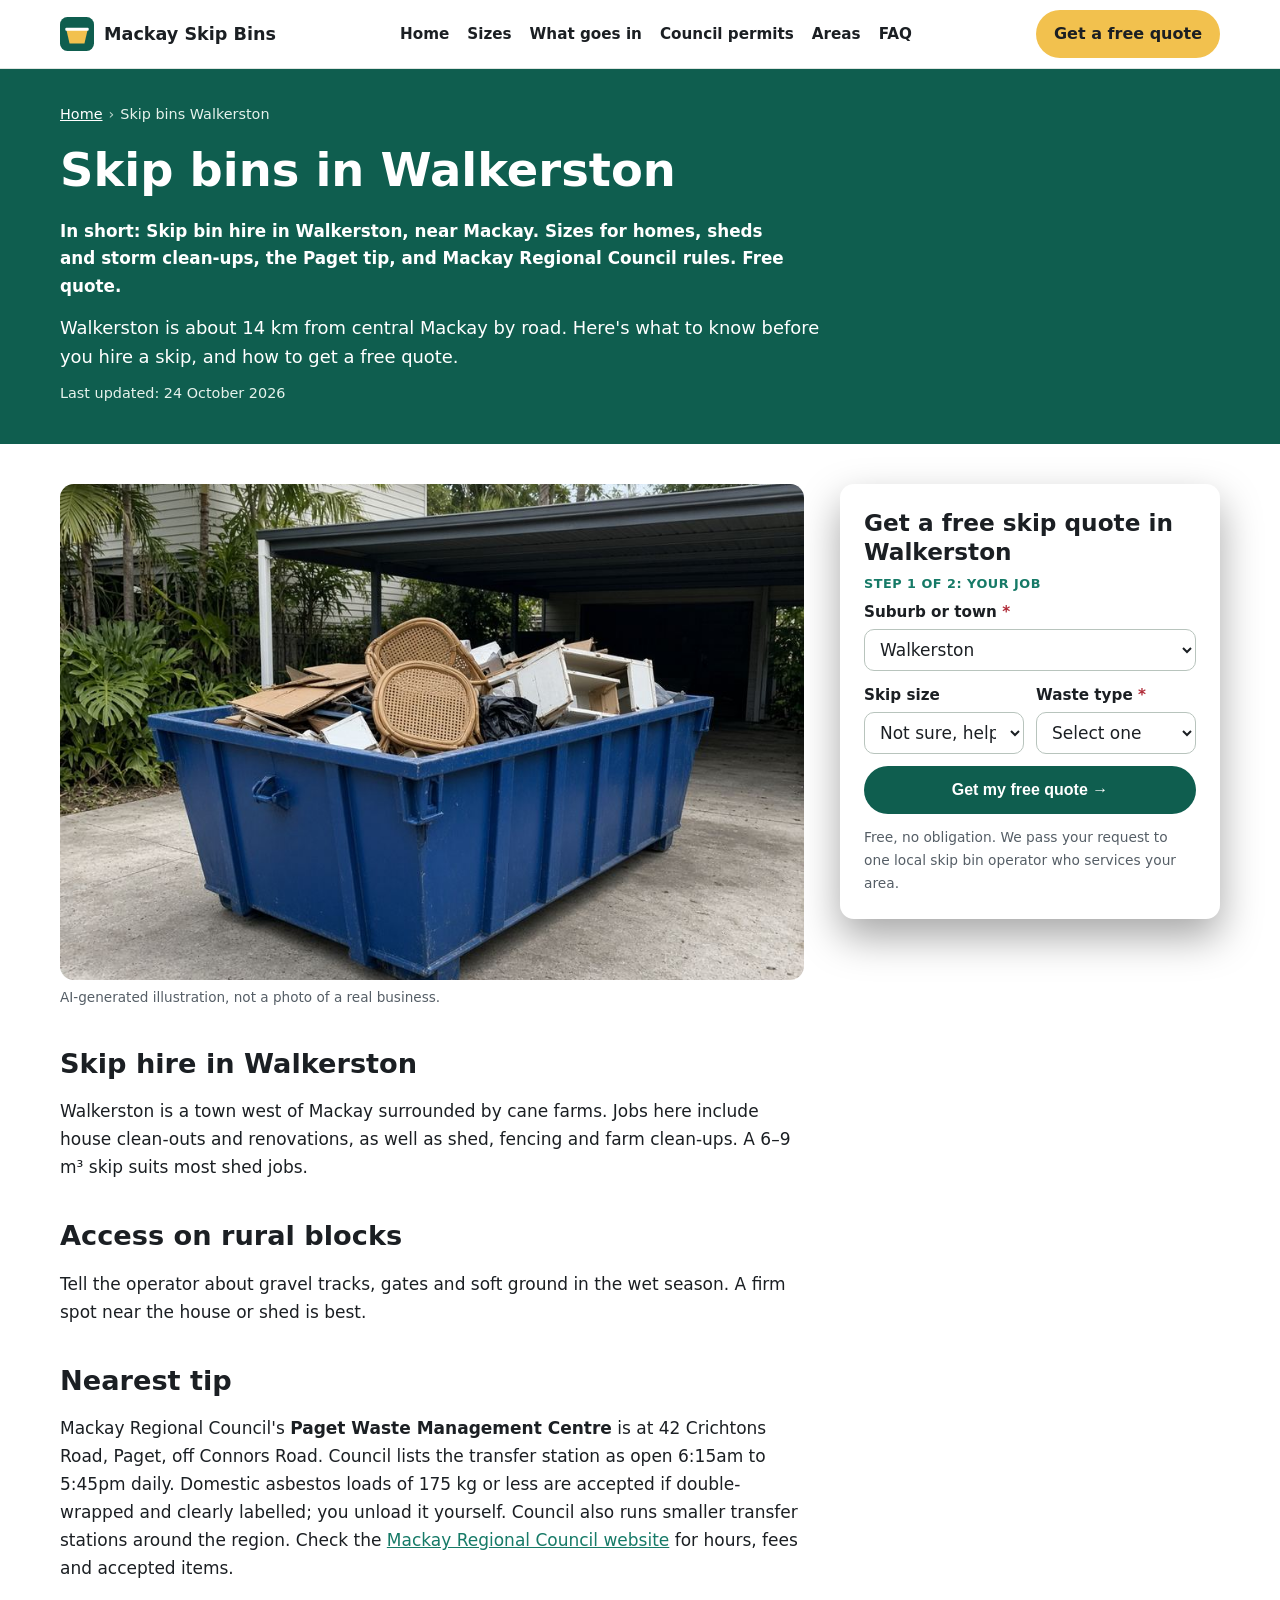
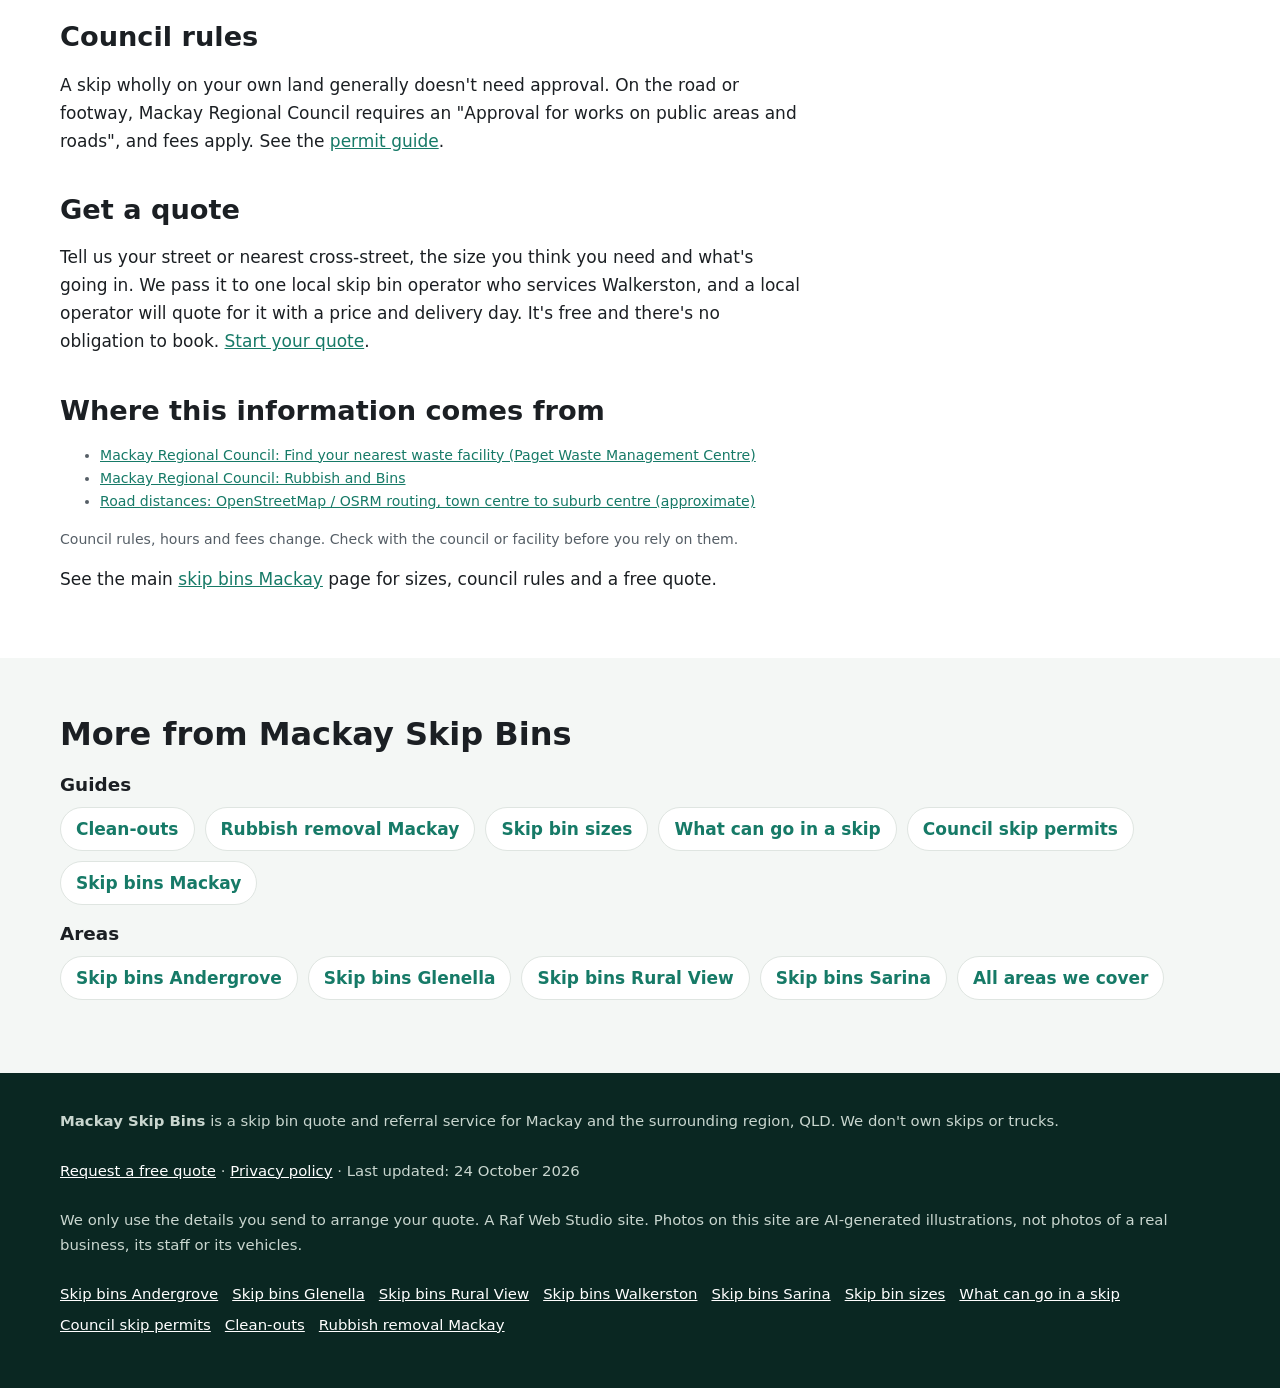
<file: skip-bins-walkerston/index.html>
<!doctype html>
<html lang="en-AU">
<head>
<meta charset="utf-8">
<!-- Search Console verification meta tag goes here once the property is created -->
<meta name="viewport" content="width=device-width, initial-scale=1">
<title>Skip Bins Walkerston | Free Skip Bin Hire Quotes, Walkerston QLD</title>
<meta name="description" content="Skip bin hire in Walkerston, near Mackay. Sizes for homes, sheds and storm clean-ups, the Paget tip, and Mackay Regional Council rules. Free quote.">
<link rel="canonical" href="https://mackayskipbins.com/skip-bins-walkerston/">
<link rel="icon" href="/favicon.svg" type="image/svg+xml">
<meta name="theme-color" content="#0f5e4f">
<meta property="og:type" content="article">
<meta property="og:locale" content="en_AU">
<meta property="og:site_name" content="Mackay Skip Bins">
<meta property="og:title" content="Skip Bins Walkerston | Free Skip Bin Hire Quotes, Walkerston QLD">
<meta property="og:description" content="Skip bin hire in Walkerston, near Mackay. Sizes for homes, sheds and storm clean-ups, the Paget tip, and Mackay Regional Council rules. Free quote.">
<meta property="og:url" content="https://mackayskipbins.com/skip-bins-walkerston/">
<meta property="og:image" content="https://mackayskipbins.com/img/hero.jpg">
<meta name="twitter:card" content="summary_large_image">
<script>document.documentElement.classList.add('js')</script>
<link rel="stylesheet" href="/styles.css">

<!-- Google tag (gtag.js) -->
<script async src="https://www.googletagmanager.com/gtag/js?id=G-90Q7YBD8MN"></script>
<script>
  window.dataLayer = window.dataLayer || [];
  function gtag(){dataLayer.push(arguments);}
  gtag('js', new Date());
  gtag('config', 'G-90Q7YBD8MN');
</script>

<script type="application/ld+json">
{
 "@context": "https://schema.org",
 "@type": "WebPage",
 "@id": "https://mackayskipbins.com/skip-bins-walkerston/#webpage",
 "url": "https://mackayskipbins.com/skip-bins-walkerston/",
 "name": "Skip Bins Walkerston | Free Skip Bin Hire Quotes, Walkerston QLD",
 "description": "Skip bin hire in Walkerston, near Mackay. Sizes for homes, sheds and storm clean-ups, the Paget tip, and Mackay Regional Council rules. Free quote.",
 "inLanguage": "en-AU",
 "dateModified": "2026-10-24",
 "isPartOf": {
  "@id": "https://mackayskipbins.com/#website"
 }
}
</script>
<script type="application/ld+json">
{
 "@context": "https://schema.org",
 "@type": "BreadcrumbList",
 "itemListElement": [
  {
   "@type": "ListItem",
   "position": 1,
   "name": "Home",
   "item": "https://mackayskipbins.com/"
  },
  {
   "@type": "ListItem",
   "position": 2,
   "name": "Skip bins Walkerston",
   "item": "https://mackayskipbins.com/skip-bins-walkerston/"
  }
 ]
}
</script>
<script type="application/ld+json">
{
 "@context": "https://schema.org",
 "@type": "Service",
 "@id": "https://mackayskipbins.com/skip-bins-walkerston/#service",
 "name": "Skip bin hire quotes in Walkerston",
 "serviceType": "Skip bin hire",
 "description": "Skip bin hire in Walkerston, near Mackay. Sizes for homes, sheds and storm clean-ups, the Paget tip, and Mackay Regional Council rules. Free quote.",
 "url": "https://mackayskipbins.com/skip-bins-walkerston/",
 "provider": {
  "@type": "Organization",
  "name": "Mackay Skip Bins",
  "url": "https://mackayskipbins.com/"
 },
 "areaServed": [
  {
   "@type": "Place",
   "name": "Walkerston, QLD"
  }
 ]
}
</script>
</head>
<body>
<a class="skip-link" href="#main">Skip to content</a>

<header class="site-header">
  <div class="wrap">
    <a class="brand" href="/" aria-label="Mackay Skip Bins home">
      <svg viewBox="0 0 64 64" aria-hidden="true"><rect width="64" height="64" rx="14" fill="#0f5e4f"/><path d="M12 24h40l-6 26H18z" fill="#f2c14e"/><rect x="10" y="20" width="44" height="6" rx="2" fill="#fff"/></svg>
      Mackay Skip Bins
    </a>
    <nav class="nav" aria-label="Main">
      <a href="/">Home</a>
      <a href="/skip-bin-sizes/">Sizes</a>
      <a href="/what-can-go-in-a-skip/">What goes in</a>
      <a href="/skip-bin-council-permit/">Council permits</a>
      <a href="/#areas">Areas</a>
      <a href="/#faq">FAQ</a>
    </nav>
    <a class="btn btn-call header-call" href="#quote">Get a free quote</a>
  </div>
</header>

<main id="main">
<section class="page-hero" aria-labelledby="h1">
  <div class="wrap">
    <nav class="crumbs" aria-label="Breadcrumb"><ol><li><a href="https://mackayskipbins.com/">Home</a></li><li aria-current="page">Skip bins Walkerston</li></ol></nav>
    <h1 id="h1">Skip bins in Walkerston</h1>
    <p class="summary">In short: Skip bin hire in Walkerston, near Mackay. Sizes for homes, sheds and storm clean-ups, the Paget tip, and Mackay Regional Council rules. Free quote.</p>
    <p class="lead">Walkerston is about 14 km from central Mackay by road. Here's what to know before you hire a skip, and how to get a free quote.</p>
    <p class="updated">Last updated: 24 October 2026</p>
  </div>
</section>
<div class="wrap page-grid">
  <article class="page-body">
<figure><img src="/img/card-home.jpg" width="900" height="600" style="aspect-ratio:3/2;object-fit:cover" alt="Illustration of a skip bin outside a home" decoding="async"><figcaption>AI-generated illustration, not a photo of a real business.</figcaption></figure>
<h2>Skip hire in Walkerston</h2>
<p>Walkerston is a town west of Mackay surrounded by cane farms. Jobs here include house clean-outs and renovations, as well as shed, fencing and farm clean-ups. A 6–9 m³ skip suits most shed jobs.</p>
<h2>Access on rural blocks</h2>
<p>Tell the operator about gravel tracks, gates and soft ground in the wet season. A firm spot near the house or shed is best.</p>
<h2>Nearest tip</h2>
<p>Mackay Regional Council's <strong>Paget Waste Management Centre</strong> is at 42 Crichtons Road, Paget, off Connors Road. Council lists the transfer station as open 6:15am to 5:45pm daily. Domestic asbestos loads of 175 kg or less are accepted if double-wrapped and clearly labelled; you unload it yourself. Council also runs smaller transfer stations around the region. Check the <a href="https://www.mackay.qld.gov.au/" rel="noopener">Mackay Regional Council website</a> for hours, fees and accepted items.</p>
<h2>Council rules</h2>
<p>A skip wholly on your own land generally doesn't need approval. On the road or footway, Mackay Regional Council requires an "Approval for works on public areas and roads", and fees apply. See the <a href="/skip-bin-council-permit/">permit guide</a>.</p>
<h2>Get a quote</h2>
<p>Tell us your street or nearest cross-street, the size you think you need and what's going in. We pass it to one local skip bin operator who services Walkerston, and a local operator will quote for it with a price and delivery day. It's free and there's no obligation to book. <a href="#quote">Start your quote</a>.</p>
<h2>Where this information comes from</h2>
<ul class="sources"><li><a href="https://www.mackay.qld.gov.au/Residents/Rubbish-and-Bins/Find-your-nearest-waste-facility" rel="noopener">Mackay Regional Council: Find your nearest waste facility (Paget Waste Management Centre)</a></li><li><a href="https://www.mackay.qld.gov.au/Residents/Rubbish-and-Bins" rel="noopener">Mackay Regional Council: Rubbish and Bins</a></li><li><a href="https://www.openstreetmap.org/" rel="noopener">Road distances: OpenStreetMap / OSRM routing, town centre to suburb centre (approximate)</a></li></ul>
<p class="sources">Council rules, hours and fees change. Check with the council or facility before you rely on them.</p>

<p class="home-link">See the main <a href="/">skip bins Mackay</a> page for sizes, council rules and a free quote.</p>
  </article>
  <aside class="page-aside">
    <div class="hero-form-card" id="quote">
      <h2 id="quote-h">Get a free skip quote in Walkerston</h2>
      <form class="quote-form two-step" id="quote-form" action="https://formsubmit.co/quotes@mackayskipbins.com" method="post" novalidate>
        <input type="hidden" name="_subject" value="New quote request – mackayskipbins.com">
        <input type="hidden" name="_captcha" value="true">
        <input type="hidden" name="_template" value="table">
        <input type="hidden" name="_next" value="https://mackayskipbins.com/thanks.html?lead=1">
        <input type="hidden" name="_autoresponse" value="Thanks for your skip bin request. We&#x27;ve received it and are passing it to a local operator, who&#x27;ll be in touch shortly with availability and a price.">
        <input type="text" name="_honey" style="display:none" tabindex="-1" autocomplete="off" aria-hidden="true">
        <input type="hidden" name="source" value="mackayskipbins.com">
        <input type="hidden" name="page" value="/skip-bins-walkerston/">
        <fieldset class="step step-1">
          <legend class="step-label">Step 1 of 2: your job</legend>
          <div class="full"><label for="suburb">Suburb or town <span class="req" aria-hidden="true">*</span></label>
            <select id="suburb" name="suburb" required><option value="">Choose your suburb</option><option>Mackay</option><option>North Mackay</option><option>South Mackay</option><option>West Mackay</option><option>East Mackay</option><option>Andergrove</option><option>Beaconsfield</option><option>Mount Pleasant</option><option>Glenella</option><option>Slade Point</option><option>Bucasia</option><option>Shoal Point</option><option>Eimeo</option><option>Blacks Beach</option><option>Rural View</option><option>Ooralea</option><option>Bakers Creek</option><option selected>Walkerston</option><option>Marian</option><option>Mirani</option><option>Sarina</option><option value="Other">Other (tell us below)</option></select></div>
          <div class="full other-wrap"><label for="suburb_other">Other suburb or town</label><input id="suburb_other" name="suburb_other" type="text" autocomplete="address-level2"></div>
          <div><label for="size">Skip size</label>
            <select id="size" name="skip_size"><option value="Not sure">Not sure, help me choose</option><option>Skip bag (about 1 m³)</option><option>2 m³</option><option>3 m³</option><option>4 m³</option><option>6 m³</option><option>8 m³</option><option>9 m³</option><option>10–12 m³</option><option>Larger / hook-lift</option></select></div>
          <div><label for="waste">Waste type <span class="req" aria-hidden="true">*</span></label>
            <select id="waste" name="waste_type" required><option value="">Select one</option><option>General household</option><option>Green waste</option><option>Mixed renovation / building</option><option>Soil, concrete or bricks</option><option>Mixed, not sure</option><option>May contain asbestos</option></select></div>
          <div class="full js-only"><button class="btn btn-primary btn-block" type="button" id="to-step-2">Get my free quote →</button></div>
          <p class="microcopy full">Free, no obligation. We pass your request to one local skip bin operator who services your area.</p>
          <p class="form-error full" id="step1-error" role="alert" hidden>Please choose your suburb and waste type.</p>
        </fieldset>
        <fieldset class="step step-2" id="step-2">
          <legend class="step-label">Step 2 of 2: your details</legend>
          <div><label for="name">Name <span class="req" aria-hidden="true">*</span></label><input id="name" name="name" type="text" autocomplete="name" required></div>
          <div><label for="phone">Phone <span class="req" aria-hidden="true">*</span></label><input id="phone" name="phone" type="tel" autocomplete="tel" inputmode="tel" required></div>
          <div><label for="email">Email</label><input id="email" name="email" type="email" autocomplete="email"></div>
          <div><label for="date">Delivery date</label><input id="date" name="preferred_date" type="date"></div>
          <div class="full"><label for="message">Anything else?</label><textarea id="message" name="message" rows="2" placeholder="e.g. storm clean-up, Queenslander reno, cane farm shed, 7 days"></textarea></div>
          <p class="consent full">By sending this form you agree we can share your details with one local skip bin operator so they can quote for your job. See our <a href="/privacy.html">privacy policy</a>.</p>
          <div class="full step2-actions"><button class="btn btn-primary" type="submit">Send my quote request</button><button class="btn-link js-only" type="button" id="back-1">← Back</button></div>
        </fieldset>
      </form>
    </div>
  </aside>
</div>
<section class="alt" aria-labelledby="more-h">
  <div class="wrap">
    <h2 id="more-h">More from Mackay Skip Bins</h2>
    <h3>Guides</h3>
    <ul class="link-list"><li><a href="/clean-outs/">Clean-outs</a></li><li><a href="/rubbish-removal-mackay/">Rubbish removal Mackay</a></li><li><a href="/skip-bin-sizes/">Skip bin sizes</a></li><li><a href="/what-can-go-in-a-skip/">What can go in a skip</a></li><li><a href="/skip-bin-council-permit/">Council skip permits</a></li><li><a href="/">Skip bins Mackay</a></li></ul>
    <h3>Areas</h3>
    <ul class="link-list"><li><a href="/skip-bins-andergrove/">Skip bins Andergrove</a></li><li><a href="/skip-bins-glenella/">Skip bins Glenella</a></li><li><a href="/skip-bins-rural-view/">Skip bins Rural View</a></li><li><a href="/skip-bins-sarina/">Skip bins Sarina</a></li><li><a href="/#areas">All areas we cover</a></li></ul>
  </div>
</section>
</main>

<footer class="site-footer">
  <div class="wrap">
    <p><strong>Mackay Skip Bins</strong> is a skip bin quote and referral service for Mackay and the surrounding region, QLD. We don't own skips or trucks.</p>
    <p><a href="#quote">Request a free quote</a> · <a href="/privacy.html">Privacy policy</a> · Last updated: 24 October 2026</p>
    <p>We only use the details you send to arrange your quote. A Raf Web Studio site. Photos on this site are AI-generated illustrations, not photos of a real business, its staff or its vehicles.</p>
    <p class="footer-links"><a href="/skip-bins-andergrove/">Skip bins Andergrove</a> <a href="/skip-bins-glenella/">Skip bins Glenella</a> <a href="/skip-bins-rural-view/">Skip bins Rural View</a> <a href="/skip-bins-walkerston/">Skip bins Walkerston</a> <a href="/skip-bins-sarina/">Skip bins Sarina</a> <a href="/skip-bin-sizes/">Skip bin sizes</a> <a href="/what-can-go-in-a-skip/">What can go in a skip</a> <a href="/skip-bin-council-permit/">Council skip permits</a> <a href="/clean-outs/">Clean-outs</a> <a href="/rubbish-removal-mackay/">Rubbish removal Mackay</a></p>
  </div>
</footer>

<div class="mobile-call" aria-label="Quick contact">
  <a class="btn btn-call" href="#quote">Get a free quote</a>
</div>
<script src="/form.js" defer></script>
</body>
</html>
</file>
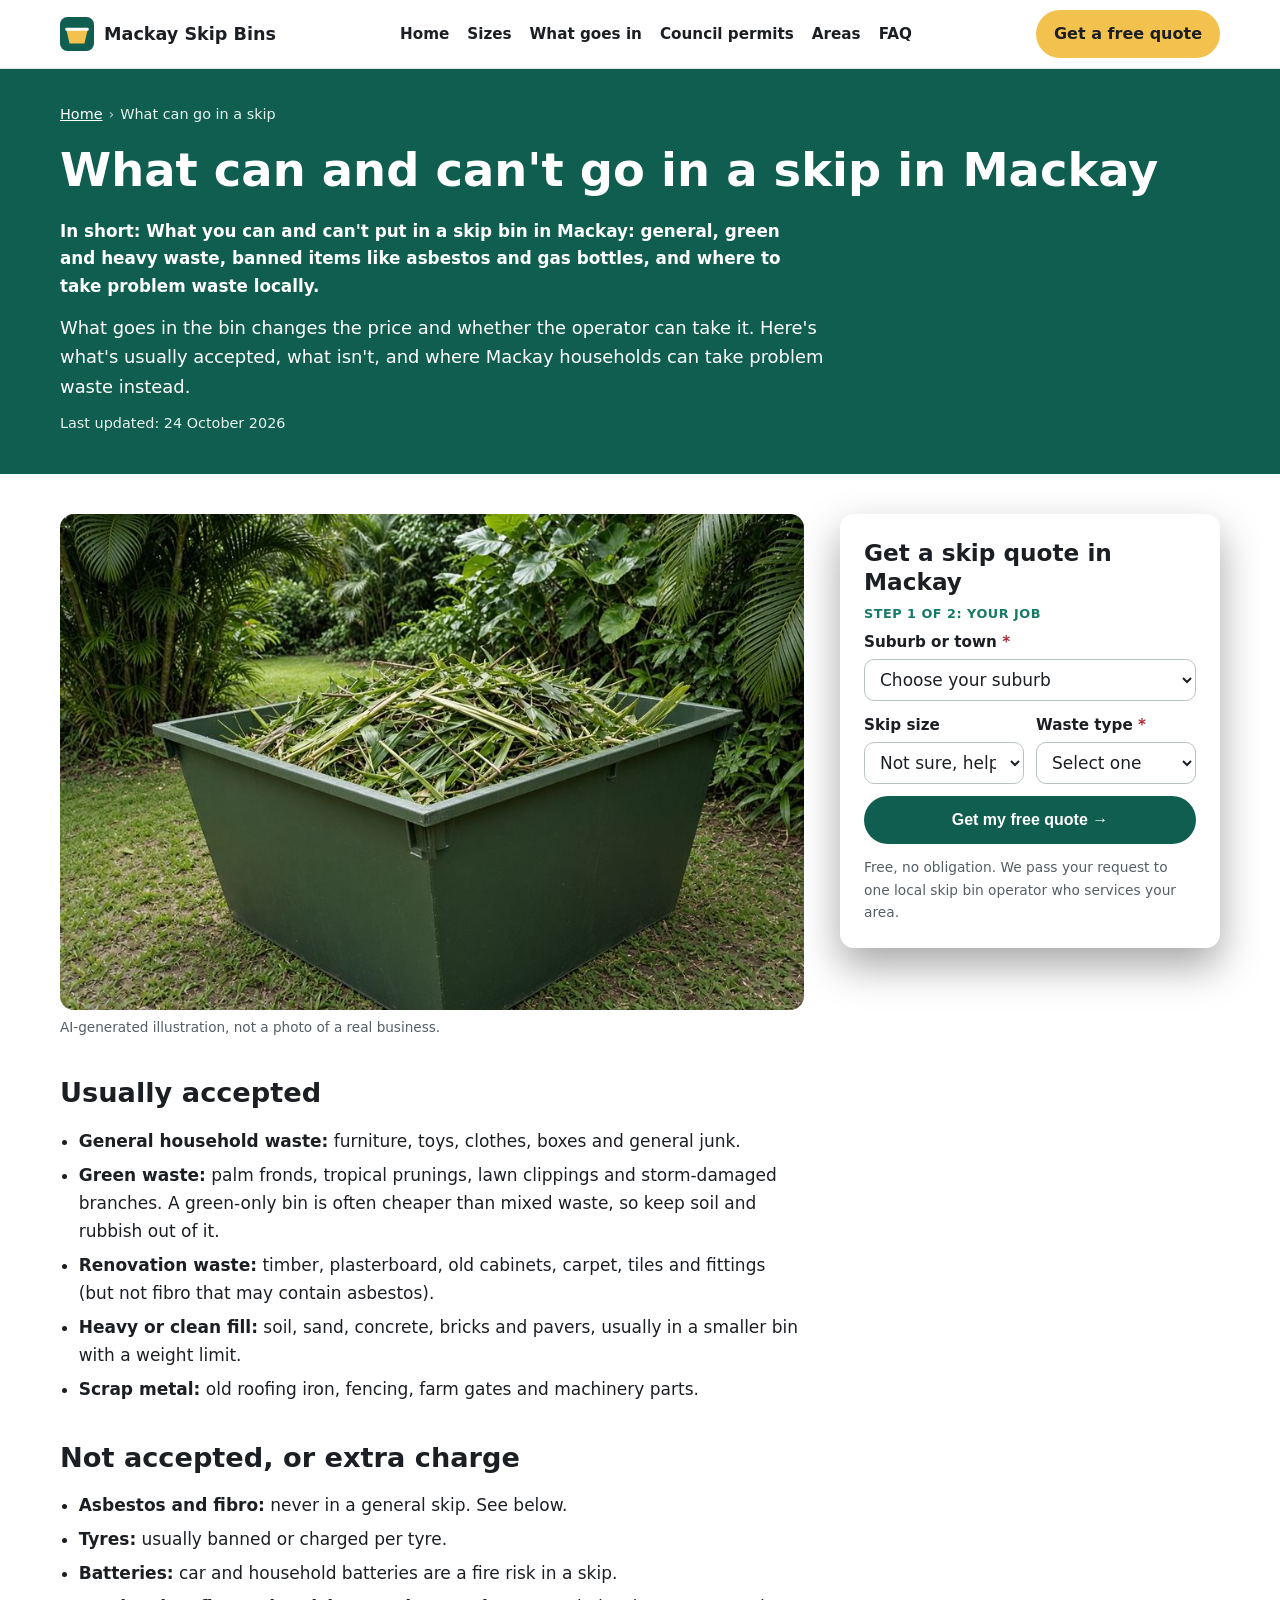
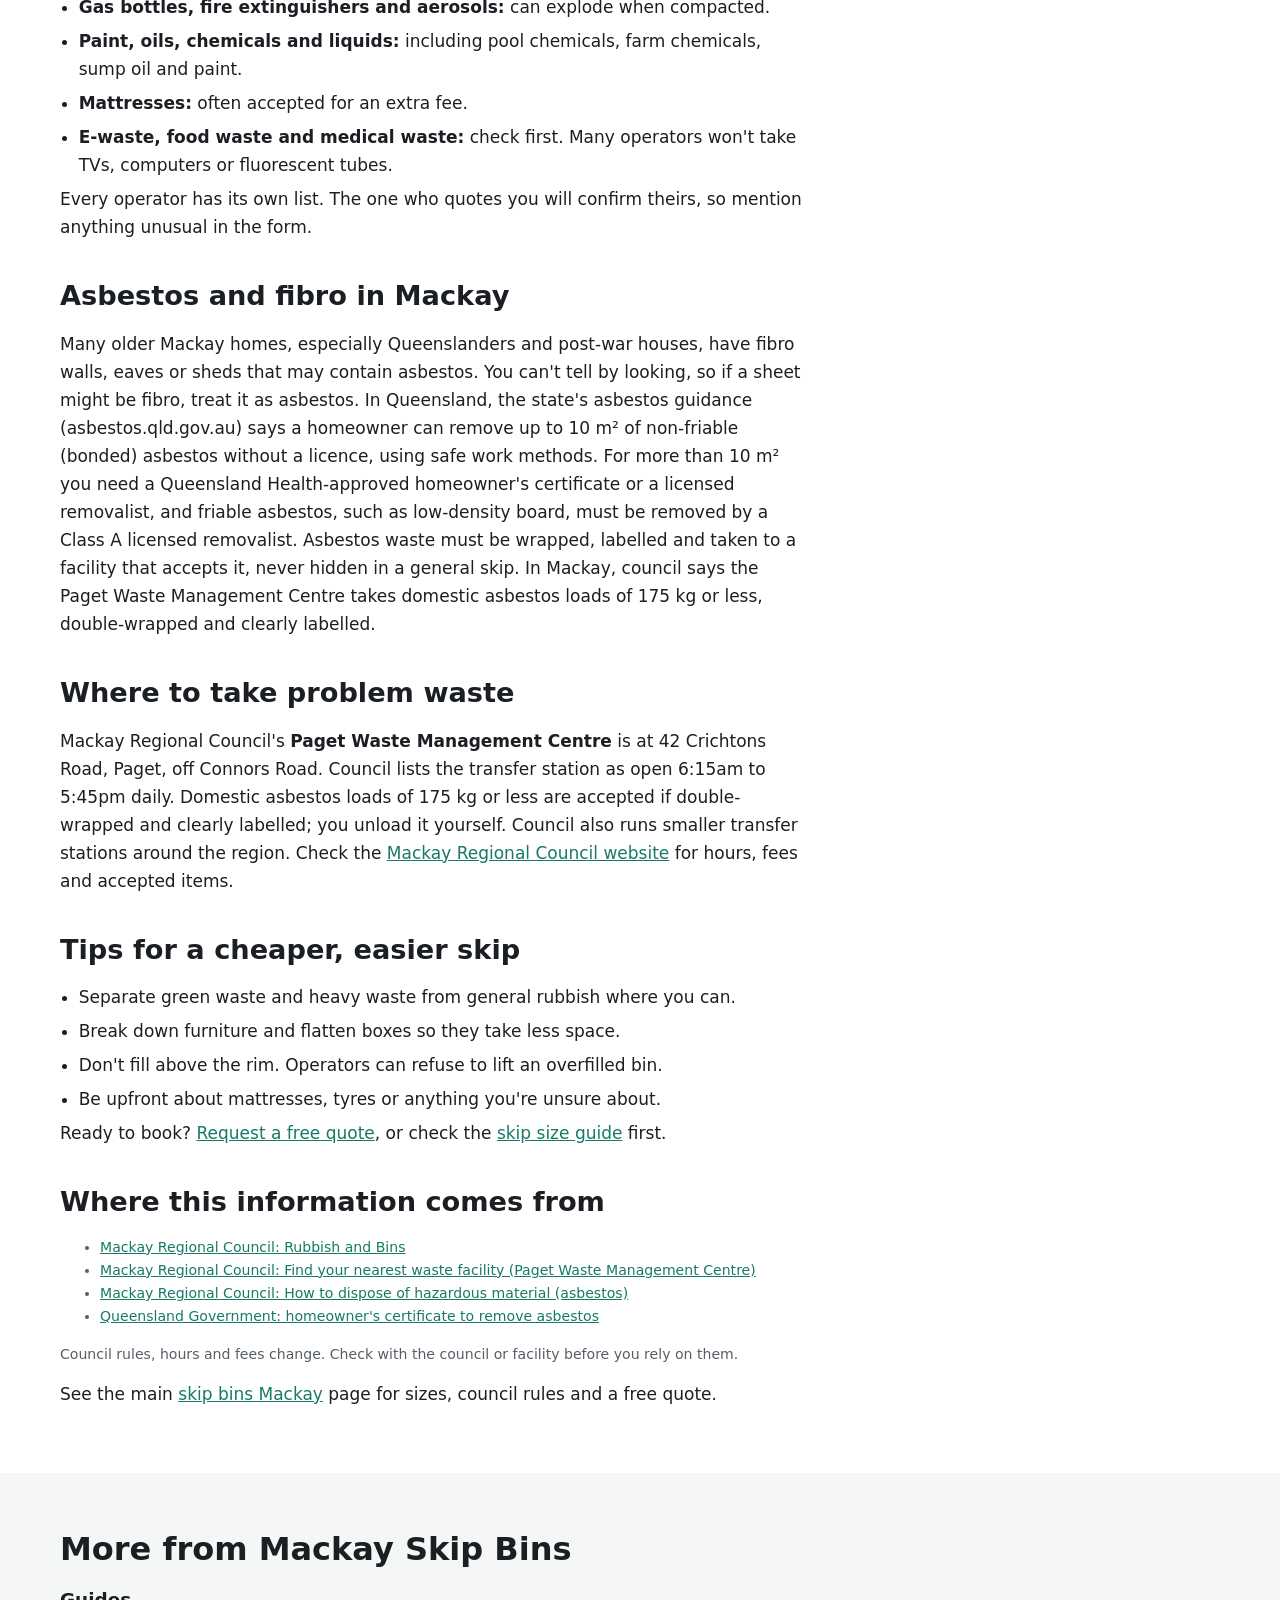
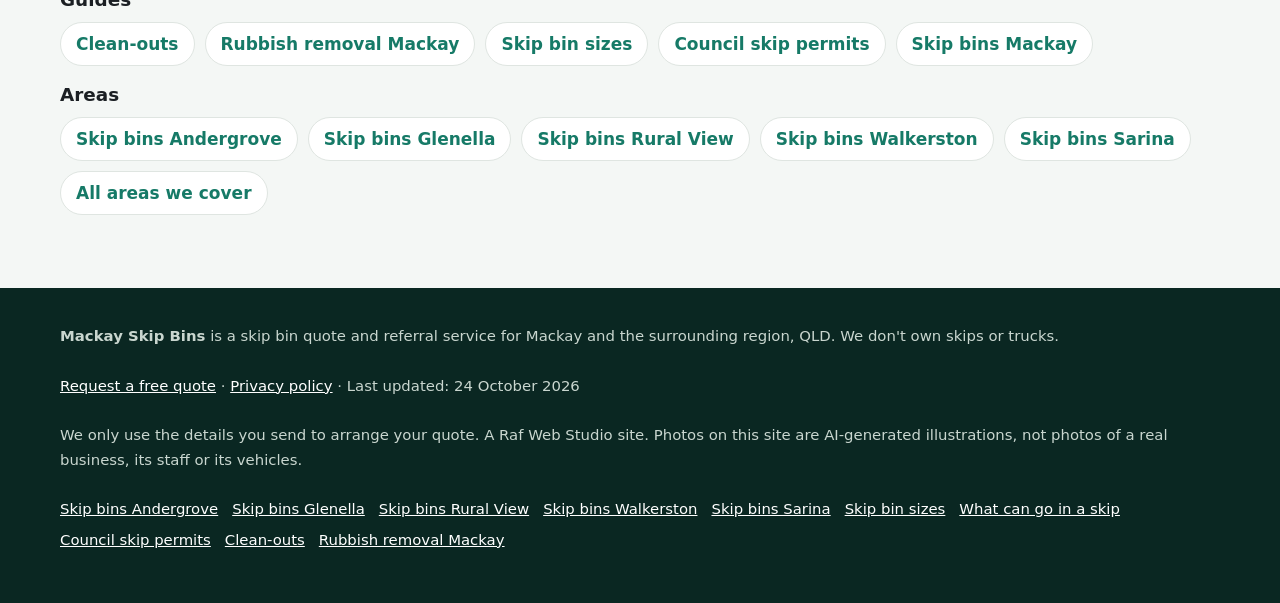
<file: what-can-go-in-a-skip/index.html>
<!doctype html>
<html lang="en-AU">
<head>
<meta charset="utf-8">
<!-- Search Console verification meta tag goes here once the property is created -->
<meta name="viewport" content="width=device-width, initial-scale=1">
<title>What Can Go in a Skip Bin in Mackay? Accepted &amp; Banned Items</title>
<meta name="description" content="What you can and can&#x27;t put in a skip bin in Mackay: general, green and heavy waste, banned items like asbestos and gas bottles, and where to take problem waste locally.">
<link rel="canonical" href="https://mackayskipbins.com/what-can-go-in-a-skip/">
<link rel="icon" href="/favicon.svg" type="image/svg+xml">
<meta name="theme-color" content="#0f5e4f">
<meta property="og:type" content="article">
<meta property="og:locale" content="en_AU">
<meta property="og:site_name" content="Mackay Skip Bins">
<meta property="og:title" content="What Can Go in a Skip Bin in Mackay? Accepted &amp; Banned Items">
<meta property="og:description" content="What you can and can&#x27;t put in a skip bin in Mackay: general, green and heavy waste, banned items like asbestos and gas bottles, and where to take problem waste locally.">
<meta property="og:url" content="https://mackayskipbins.com/what-can-go-in-a-skip/">
<meta property="og:image" content="https://mackayskipbins.com/img/hero.jpg">
<meta name="twitter:card" content="summary_large_image">
<script>document.documentElement.classList.add('js')</script>
<link rel="stylesheet" href="/styles.css">

<!-- Google tag (gtag.js) -->
<script async src="https://www.googletagmanager.com/gtag/js?id=G-90Q7YBD8MN"></script>
<script>
  window.dataLayer = window.dataLayer || [];
  function gtag(){dataLayer.push(arguments);}
  gtag('js', new Date());
  gtag('config', 'G-90Q7YBD8MN');
</script>

<script type="application/ld+json">
{
 "@context": "https://schema.org",
 "@type": "WebPage",
 "@id": "https://mackayskipbins.com/what-can-go-in-a-skip/#webpage",
 "url": "https://mackayskipbins.com/what-can-go-in-a-skip/",
 "name": "What Can Go in a Skip Bin in Mackay? Accepted & Banned Items",
 "description": "What you can and can't put in a skip bin in Mackay: general, green and heavy waste, banned items like asbestos and gas bottles, and where to take problem waste locally.",
 "inLanguage": "en-AU",
 "dateModified": "2026-10-24",
 "isPartOf": {
  "@id": "https://mackayskipbins.com/#website"
 }
}
</script>
<script type="application/ld+json">
{
 "@context": "https://schema.org",
 "@type": "BreadcrumbList",
 "itemListElement": [
  {
   "@type": "ListItem",
   "position": 1,
   "name": "Home",
   "item": "https://mackayskipbins.com/"
  },
  {
   "@type": "ListItem",
   "position": 2,
   "name": "What can go in a skip",
   "item": "https://mackayskipbins.com/what-can-go-in-a-skip/"
  }
 ]
}
</script>
<script type="application/ld+json">
{
 "@context": "https://schema.org",
 "@type": "Service",
 "@id": "https://mackayskipbins.com/what-can-go-in-a-skip/#service",
 "name": "Skip bin waste advice and quotes in Mackay",
 "serviceType": "Skip bin hire",
 "description": "What you can and can't put in a skip bin in Mackay: general, green and heavy waste, banned items like asbestos and gas bottles, and where to take problem waste locally.",
 "url": "https://mackayskipbins.com/what-can-go-in-a-skip/",
 "provider": {
  "@type": "Organization",
  "name": "Mackay Skip Bins",
  "url": "https://mackayskipbins.com/"
 },
 "areaServed": [
  {
   "@type": "Place",
   "name": "Mackay, QLD"
  }
 ]
}
</script>
</head>
<body>
<a class="skip-link" href="#main">Skip to content</a>

<header class="site-header">
  <div class="wrap">
    <a class="brand" href="/" aria-label="Mackay Skip Bins home">
      <svg viewBox="0 0 64 64" aria-hidden="true"><rect width="64" height="64" rx="14" fill="#0f5e4f"/><path d="M12 24h40l-6 26H18z" fill="#f2c14e"/><rect x="10" y="20" width="44" height="6" rx="2" fill="#fff"/></svg>
      Mackay Skip Bins
    </a>
    <nav class="nav" aria-label="Main">
      <a href="/">Home</a>
      <a href="/skip-bin-sizes/">Sizes</a>
      <a href="/what-can-go-in-a-skip/">What goes in</a>
      <a href="/skip-bin-council-permit/">Council permits</a>
      <a href="/#areas">Areas</a>
      <a href="/#faq">FAQ</a>
    </nav>
    <a class="btn btn-call header-call" href="#quote">Get a free quote</a>
  </div>
</header>

<main id="main">
<section class="page-hero" aria-labelledby="h1">
  <div class="wrap">
    <nav class="crumbs" aria-label="Breadcrumb"><ol><li><a href="https://mackayskipbins.com/">Home</a></li><li aria-current="page">What can go in a skip</li></ol></nav>
    <h1 id="h1">What can and can&#x27;t go in a skip in Mackay</h1>
    <p class="summary">In short: What you can and can&#x27;t put in a skip bin in Mackay: general, green and heavy waste, banned items like asbestos and gas bottles, and where to take problem waste locally.</p>
    <p class="lead">What goes in the bin changes the price and whether the operator can take it. Here's what's usually accepted, what isn't, and where Mackay households can take problem waste instead.</p>
    <p class="updated">Last updated: 24 October 2026</p>
  </div>
</section>
<div class="wrap page-grid">
  <article class="page-body">
<figure><img src="/img/card-green.jpg" width="900" height="600" style="aspect-ratio:3/2;object-fit:cover" alt="Illustration of a skip bin with tropical green waste" decoding="async"><figcaption>AI-generated illustration, not a photo of a real business.</figcaption></figure>
<h2>Usually accepted</h2>
<ul class="clean">
<li><strong>General household waste:</strong> furniture, toys, clothes, boxes and general junk.</li>
<li><strong>Green waste:</strong> palm fronds, tropical prunings, lawn clippings and storm-damaged branches. A green-only bin is often cheaper than mixed waste, so keep soil and rubbish out of it.</li>
<li><strong>Renovation waste:</strong> timber, plasterboard, old cabinets, carpet, tiles and fittings (but not fibro that may contain asbestos).</li>
<li><strong>Heavy or clean fill:</strong> soil, sand, concrete, bricks and pavers, usually in a smaller bin with a weight limit.</li>
<li><strong>Scrap metal:</strong> old roofing iron, fencing, farm gates and machinery parts.</li></ul>
<h2>Not accepted, or extra charge</h2>
<ul class="clean">
<li><strong>Asbestos and fibro:</strong> never in a general skip. See below.</li>
<li><strong>Tyres:</strong> usually banned or charged per tyre.</li>
<li><strong>Batteries:</strong> car and household batteries are a fire risk in a skip.</li>
<li><strong>Gas bottles, fire extinguishers and aerosols:</strong> can explode when compacted.</li>
<li><strong>Paint, oils, chemicals and liquids:</strong> including pool chemicals, farm chemicals, sump oil and paint.</li>
<li><strong>Mattresses:</strong> often accepted for an extra fee.</li>
<li><strong>E-waste, food waste and medical waste:</strong> check first. Many operators won't take TVs, computers or fluorescent tubes.</li></ul>
<p>Every operator has its own list. The one who quotes you will confirm theirs, so mention anything unusual in the form.</p>
<h2>Asbestos and fibro in Mackay</h2>
<p>Many older Mackay homes, especially Queenslanders and post-war houses, have fibro walls, eaves or sheds that may contain asbestos. You can't tell by looking, so if a sheet might be fibro, treat it as asbestos. In Queensland, the state's asbestos guidance (asbestos.qld.gov.au) says a homeowner can remove up to 10 m² of non-friable (bonded) asbestos without a licence, using safe work methods. For more than 10 m² you need a Queensland Health-approved homeowner's certificate or a licensed removalist, and friable asbestos, such as low-density board, must be removed by a Class A licensed removalist. Asbestos waste must be wrapped, labelled and taken to a facility that accepts it, never hidden in a general skip. In Mackay, council says the Paget Waste Management Centre takes domestic asbestos loads of 175 kg or less, double-wrapped and clearly labelled.</p>
<h2>Where to take problem waste</h2>
<p>Mackay Regional Council's <strong>Paget Waste Management Centre</strong> is at 42 Crichtons Road, Paget, off Connors Road. Council lists the transfer station as open 6:15am to 5:45pm daily. Domestic asbestos loads of 175 kg or less are accepted if double-wrapped and clearly labelled; you unload it yourself. Council also runs smaller transfer stations around the region. Check the <a href="https://www.mackay.qld.gov.au/" rel="noopener">Mackay Regional Council website</a> for hours, fees and accepted items.</p>
<h2>Tips for a cheaper, easier skip</h2>
<ul class="clean"><li>Separate green waste and heavy waste from general rubbish where you can.</li><li>Break down furniture and flatten boxes so they take less space.</li><li>Don't fill above the rim. Operators can refuse to lift an overfilled bin.</li><li>Be upfront about mattresses, tyres or anything you're unsure about.</li></ul><p>Ready to book? <a href="#quote">Request a free quote</a>, or check the <a href="/skip-bin-sizes/">skip size guide</a> first.</p>
<h2>Where this information comes from</h2>
<ul class="sources"><li><a href="https://www.mackay.qld.gov.au/Residents/Rubbish-and-Bins" rel="noopener">Mackay Regional Council: Rubbish and Bins</a></li><li><a href="https://www.mackay.qld.gov.au/Residents/Rubbish-and-Bins/Find-your-nearest-waste-facility" rel="noopener">Mackay Regional Council: Find your nearest waste facility (Paget Waste Management Centre)</a></li><li><a href="https://www.mackay.qld.gov.au/Residents/Rubbish-and-Bins/How-to-dispose-of-hazardous-material" rel="noopener">Mackay Regional Council: How to dispose of hazardous material (asbestos)</a></li><li><a href="https://www.asbestos.qld.gov.au/removing-or-disturbing-asbestos/homeowners-certificate-remove-asbestos" rel="noopener">Queensland Government: homeowner&#x27;s certificate to remove asbestos</a></li></ul>
<p class="sources">Council rules, hours and fees change. Check with the council or facility before you rely on them.</p>

<p class="home-link">See the main <a href="/">skip bins Mackay</a> page for sizes, council rules and a free quote.</p>
  </article>
  <aside class="page-aside">
    <div class="hero-form-card" id="quote">
      <h2 id="quote-h">Get a skip quote in Mackay</h2>
      <form class="quote-form two-step" id="quote-form" action="https://formsubmit.co/quotes@mackayskipbins.com" method="post" novalidate>
        <input type="hidden" name="_subject" value="New quote request – mackayskipbins.com">
        <input type="hidden" name="_captcha" value="true">
        <input type="hidden" name="_template" value="table">
        <input type="hidden" name="_next" value="https://mackayskipbins.com/thanks.html?lead=1">
        <input type="hidden" name="_autoresponse" value="Thanks for your skip bin request. We&#x27;ve received it and are passing it to a local operator, who&#x27;ll be in touch shortly with availability and a price.">
        <input type="text" name="_honey" style="display:none" tabindex="-1" autocomplete="off" aria-hidden="true">
        <input type="hidden" name="source" value="mackayskipbins.com">
        <input type="hidden" name="page" value="/what-can-go-in-a-skip/">
        <fieldset class="step step-1">
          <legend class="step-label">Step 1 of 2: your job</legend>
          <div class="full"><label for="suburb">Suburb or town <span class="req" aria-hidden="true">*</span></label>
            <select id="suburb" name="suburb" required><option value="">Choose your suburb</option><option>Mackay</option><option>North Mackay</option><option>South Mackay</option><option>West Mackay</option><option>East Mackay</option><option>Andergrove</option><option>Beaconsfield</option><option>Mount Pleasant</option><option>Glenella</option><option>Slade Point</option><option>Bucasia</option><option>Shoal Point</option><option>Eimeo</option><option>Blacks Beach</option><option>Rural View</option><option>Ooralea</option><option>Bakers Creek</option><option>Walkerston</option><option>Marian</option><option>Mirani</option><option>Sarina</option><option value="Other">Other (tell us below)</option></select></div>
          <div class="full other-wrap"><label for="suburb_other">Other suburb or town</label><input id="suburb_other" name="suburb_other" type="text" autocomplete="address-level2"></div>
          <div><label for="size">Skip size</label>
            <select id="size" name="skip_size"><option value="Not sure">Not sure, help me choose</option><option>Skip bag (about 1 m³)</option><option>2 m³</option><option>3 m³</option><option>4 m³</option><option>6 m³</option><option>8 m³</option><option>9 m³</option><option>10–12 m³</option><option>Larger / hook-lift</option></select></div>
          <div><label for="waste">Waste type <span class="req" aria-hidden="true">*</span></label>
            <select id="waste" name="waste_type" required><option value="">Select one</option><option>General household</option><option>Green waste</option><option>Mixed renovation / building</option><option>Soil, concrete or bricks</option><option>Mixed, not sure</option><option>May contain asbestos</option></select></div>
          <div class="full js-only"><button class="btn btn-primary btn-block" type="button" id="to-step-2">Get my free quote →</button></div>
          <p class="microcopy full">Free, no obligation. We pass your request to one local skip bin operator who services your area.</p>
          <p class="form-error full" id="step1-error" role="alert" hidden>Please choose your suburb and waste type.</p>
        </fieldset>
        <fieldset class="step step-2" id="step-2">
          <legend class="step-label">Step 2 of 2: your details</legend>
          <div><label for="name">Name <span class="req" aria-hidden="true">*</span></label><input id="name" name="name" type="text" autocomplete="name" required></div>
          <div><label for="phone">Phone <span class="req" aria-hidden="true">*</span></label><input id="phone" name="phone" type="tel" autocomplete="tel" inputmode="tel" required></div>
          <div><label for="email">Email</label><input id="email" name="email" type="email" autocomplete="email"></div>
          <div><label for="date">Delivery date</label><input id="date" name="preferred_date" type="date"></div>
          <div class="full"><label for="message">Anything else?</label><textarea id="message" name="message" rows="2" placeholder="e.g. storm clean-up, Queenslander reno, cane farm shed, 7 days"></textarea></div>
          <p class="consent full">By sending this form you agree we can share your details with one local skip bin operator so they can quote for your job. See our <a href="/privacy.html">privacy policy</a>.</p>
          <div class="full step2-actions"><button class="btn btn-primary" type="submit">Send my quote request</button><button class="btn-link js-only" type="button" id="back-1">← Back</button></div>
        </fieldset>
      </form>
    </div>
  </aside>
</div>
<section class="alt" aria-labelledby="more-h">
  <div class="wrap">
    <h2 id="more-h">More from Mackay Skip Bins</h2>
    <h3>Guides</h3>
    <ul class="link-list"><li><a href="/clean-outs/">Clean-outs</a></li><li><a href="/rubbish-removal-mackay/">Rubbish removal Mackay</a></li><li><a href="/skip-bin-sizes/">Skip bin sizes</a></li><li><a href="/skip-bin-council-permit/">Council skip permits</a></li><li><a href="/">Skip bins Mackay</a></li></ul>
    <h3>Areas</h3>
    <ul class="link-list"><li><a href="/skip-bins-andergrove/">Skip bins Andergrove</a></li><li><a href="/skip-bins-glenella/">Skip bins Glenella</a></li><li><a href="/skip-bins-rural-view/">Skip bins Rural View</a></li><li><a href="/skip-bins-walkerston/">Skip bins Walkerston</a></li><li><a href="/skip-bins-sarina/">Skip bins Sarina</a></li><li><a href="/#areas">All areas we cover</a></li></ul>
  </div>
</section>
</main>

<footer class="site-footer">
  <div class="wrap">
    <p><strong>Mackay Skip Bins</strong> is a skip bin quote and referral service for Mackay and the surrounding region, QLD. We don't own skips or trucks.</p>
    <p><a href="#quote">Request a free quote</a> · <a href="/privacy.html">Privacy policy</a> · Last updated: 24 October 2026</p>
    <p>We only use the details you send to arrange your quote. A Raf Web Studio site. Photos on this site are AI-generated illustrations, not photos of a real business, its staff or its vehicles.</p>
    <p class="footer-links"><a href="/skip-bins-andergrove/">Skip bins Andergrove</a> <a href="/skip-bins-glenella/">Skip bins Glenella</a> <a href="/skip-bins-rural-view/">Skip bins Rural View</a> <a href="/skip-bins-walkerston/">Skip bins Walkerston</a> <a href="/skip-bins-sarina/">Skip bins Sarina</a> <a href="/skip-bin-sizes/">Skip bin sizes</a> <a href="/what-can-go-in-a-skip/">What can go in a skip</a> <a href="/skip-bin-council-permit/">Council skip permits</a> <a href="/clean-outs/">Clean-outs</a> <a href="/rubbish-removal-mackay/">Rubbish removal Mackay</a></p>
  </div>
</footer>

<div class="mobile-call" aria-label="Quick contact">
  <a class="btn btn-call" href="#quote">Get a free quote</a>
</div>
<script src="/form.js" defer></script>
</body>
</html>
</file>
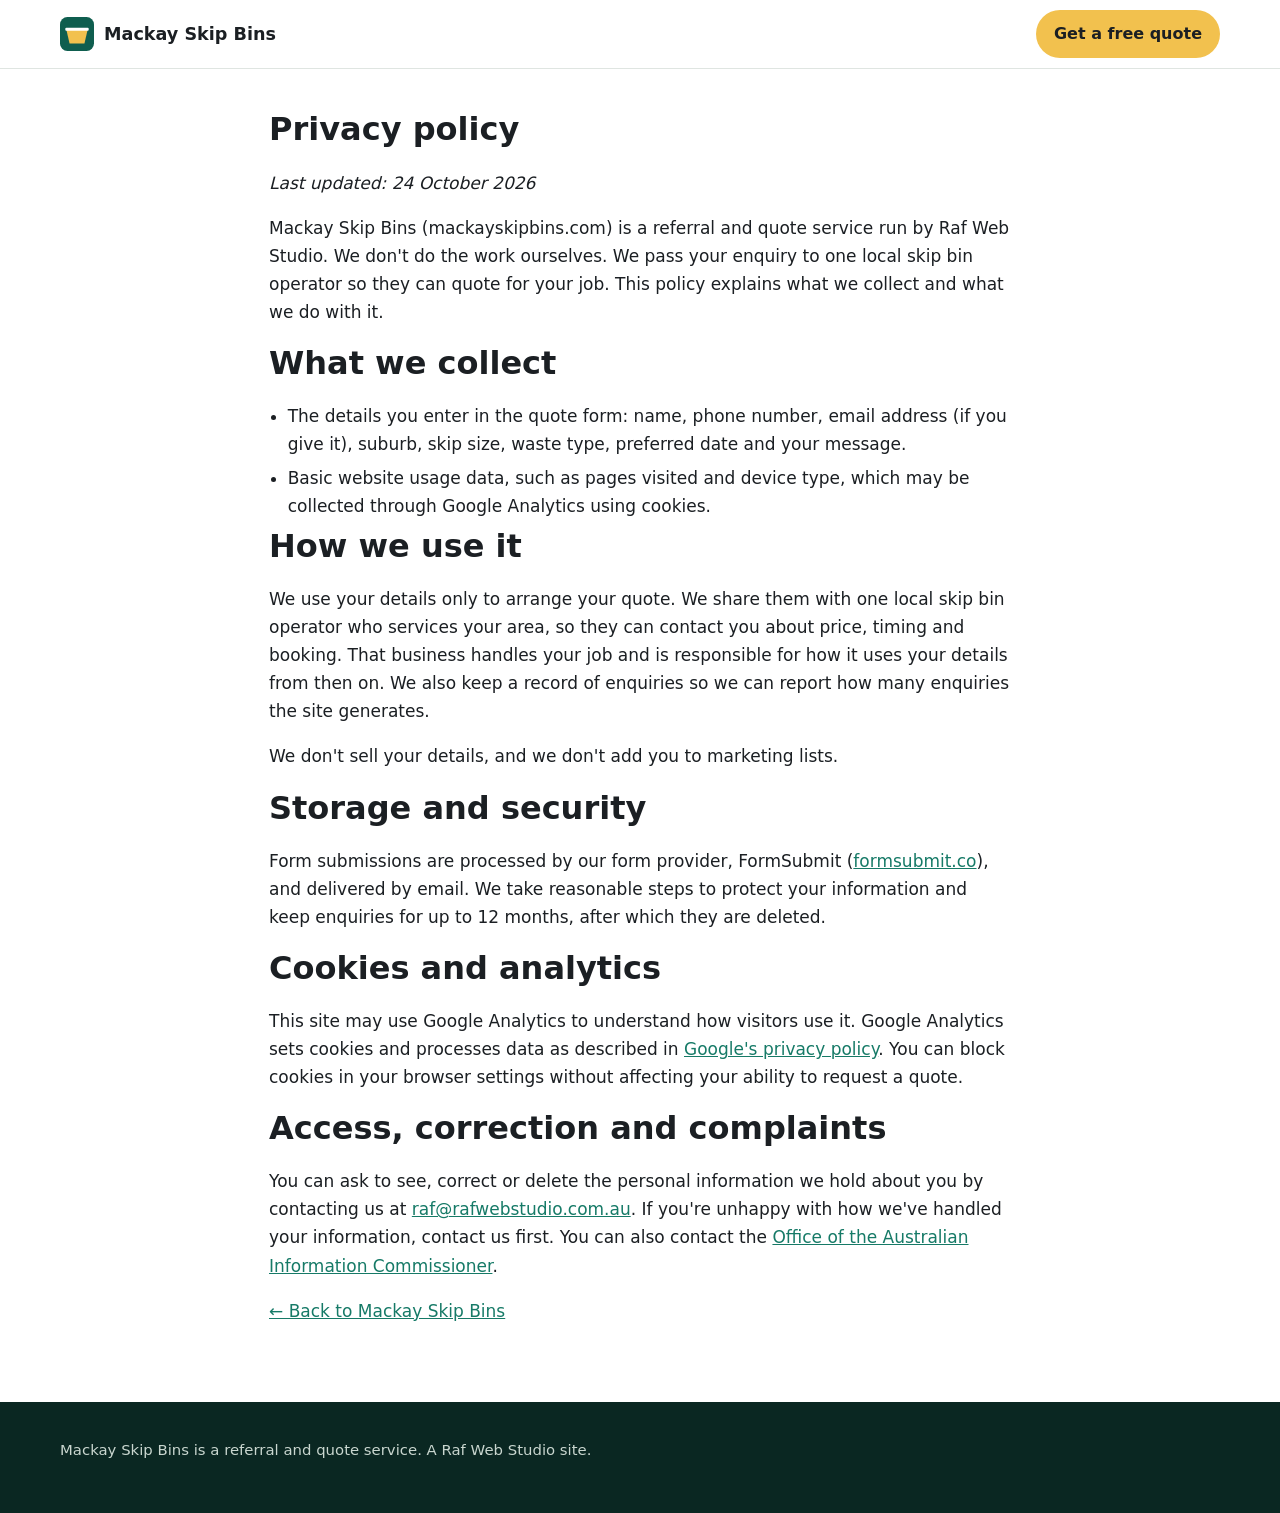
<file: privacy.html>
<!doctype html>
<html lang="en-AU">
<head>
<meta charset="utf-8">
<meta name="viewport" content="width=device-width, initial-scale=1">
<title>Privacy Policy | Mackay Skip Bins</title>
<meta name="description" content="How Mackay Skip Bins collects, uses and shares the details you send when you request a quote.">
<link rel="canonical" href="https://mackayskipbins.com/privacy.html">
<link rel="icon" href="favicon.svg" type="image/svg+xml">
<link rel="stylesheet" href="styles.css">
<!-- Google tag (gtag.js) -->
<script async src="https://www.googletagmanager.com/gtag/js?id=G-90Q7YBD8MN"></script>
<script>
  window.dataLayer = window.dataLayer || [];
  function gtag(){dataLayer.push(arguments);}
  gtag('js', new Date());
  gtag('config', 'G-90Q7YBD8MN');
</script>
</head>
<body>
<a class="skip-link" href="#main">Skip to content</a>
<header class="site-header">
  <div class="wrap">
    <a class="brand" href="/" aria-label="Mackay Skip Bins home">
      <svg viewBox="0 0 64 64" aria-hidden="true"><rect width="64" height="64" rx="14" fill="#0f5e4f"/><path d="M12 24h40l-6 26H18z" fill="#f2c14e"/><rect x="10" y="20" width="44" height="6" rx="2" fill="#fff"/></svg>
      Mackay Skip Bins
    </a>
    <a class="btn btn-call header-call" href="/#quote">Get a free quote</a>
  </div>
</header>
<main id="main" class="legal">
  <h1>Privacy policy</h1>
  <p><em>Last updated: 24 October 2026</em></p>
  <p>Mackay Skip Bins (mackayskipbins.com) is a referral and quote service run by Raf Web Studio. We don't do the work ourselves. We pass your enquiry to one local skip bin operator so they can quote for your job. This policy explains what we collect and what we do with it.</p>
  <h2>What we collect</h2>
  <ul class="clean">
    <li>The details you enter in the quote form: name, phone number, email address (if you give it), suburb, skip size, waste type, preferred date and your message.</li>
    <li>Basic website usage data, such as pages visited and device type, which may be collected through Google Analytics using cookies.</li>
  </ul>
  <h2>How we use it</h2>
  <p>We use your details only to arrange your quote. We share them with one local skip bin operator who services your area, so they can contact you about price, timing and booking. That business handles your job and is responsible for how it uses your details from then on. We also keep a record of enquiries so we can report how many enquiries the site generates.</p>
  <p>We don't sell your details, and we don't add you to marketing lists.</p>
  <h2>Storage and security</h2>
  <p>Form submissions are processed by our form provider, FormSubmit (<a href="https://formsubmit.co/" rel="noopener">formsubmit.co</a>), and delivered by email. We take reasonable steps to protect your information and keep enquiries for up to 12 months, after which they are deleted.</p>
  <h2>Cookies and analytics</h2>
  <p>This site may use Google Analytics to understand how visitors use it. Google Analytics sets cookies and processes data as described in <a href="https://policies.google.com/privacy" rel="noopener">Google's privacy policy</a>. You can block cookies in your browser settings without affecting your ability to request a quote.</p>
  <h2>Access, correction and complaints</h2>
  <p>You can ask to see, correct or delete the personal information we hold about you by contacting us at <a href="mailto:raf@rafwebstudio.com.au">raf@rafwebstudio.com.au</a>. If you're unhappy with how we've handled your information, contact us first. You can also contact the <a href="https://www.oaic.gov.au/" rel="noopener">Office of the Australian Information Commissioner</a>.</p>
  <p><a href="/">&larr; Back to Mackay Skip Bins</a></p>
</main>
<footer class="site-footer"><div class="wrap"><p>Mackay Skip Bins is a referral and quote service. A Raf Web Studio site.</p></div></footer>
</body>
</html>
</file>
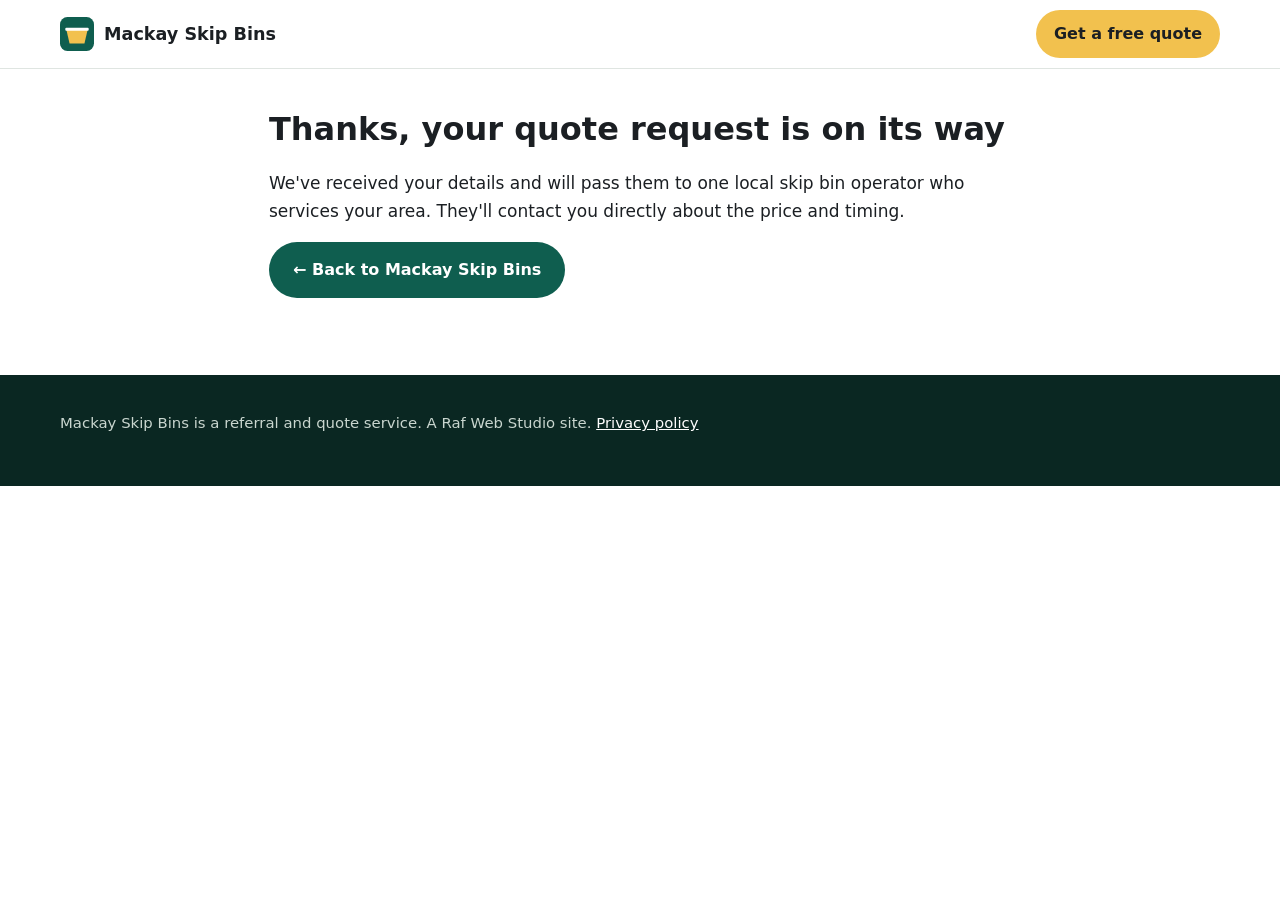
<file: thanks.html>
<!doctype html>
<html lang="en-AU">
<head>
<meta charset="utf-8">
<meta name="viewport" content="width=device-width, initial-scale=1">
<title>Thanks, we've got your quote request | Mackay Skip Bins</title>
<meta name="robots" content="noindex, nofollow">
<link rel="icon" href="favicon.svg" type="image/svg+xml">
<link rel="stylesheet" href="styles.css">
<!-- Google tag (gtag.js) -->
<script async src="https://www.googletagmanager.com/gtag/js?id=G-90Q7YBD8MN"></script>
<script>
  window.dataLayer = window.dataLayer || [];
  function gtag(){dataLayer.push(arguments);}
  gtag('js', new Date());
  gtag('config', 'G-90Q7YBD8MN');
</script>
<script>/*rws-lead-v2*/(function(){var fired=false;function fire(){if(fired)return;if(typeof gtag!=='function'){if(document.readyState!=='complete')setTimeout(fire,50);return;}var tok=null,done=null,ref='',qid=false;try{tok=sessionStorage.getItem('rws_lead_token');done=sessionStorage.getItem('rws_lead_done');}catch(e){}ref=document.referrer||'';try{qid=/(?:^|[?&])lead=1(?:&|$)/.test(location.search);}catch(e){}var via=!!(qid||tok||/formsubmit[.]co/i.test(ref));if(tok&&tok===done)return;if(!via&&(done==='direct'||done==='redirect'))return;fired=true;var flow=tok?'form':(via?'redirect':'direct');gtag('event','generate_lead',{form_name:'skip_bin_quote',lead_source:'mackayskipbins.com',lead_flow:flow,page_referrer:ref,transport_type:'beacon',send_to:'G-90Q7YBD8MN'});try{sessionStorage.setItem('rws_lead_done',tok||(flow==='direct'?'direct':'redirect'));}catch(e){}}if(document.readyState==='complete')fire();else window.addEventListener('load',fire);})();</script>
</head>
<body>
<a class="skip-link" href="#main">Skip to content</a>
<header class="site-header">
  <div class="wrap">
    <a class="brand" href="/" aria-label="Mackay Skip Bins home">
      <svg viewBox="0 0 64 64" aria-hidden="true"><rect width="64" height="64" rx="14" fill="#0f5e4f"/><path d="M12 24h40l-6 26H18z" fill="#f2c14e"/><rect x="10" y="20" width="44" height="6" rx="2" fill="#fff"/></svg>
      Mackay Skip Bins
    </a>
    <a class="btn btn-call header-call" href="/#quote">Get a free quote</a>
  </div>
</header>
<main id="main" class="legal">
  <h1>Thanks, your quote request is on its way</h1>
  <p>We've received your details and will pass them to one local skip bin operator who services your area. They'll contact you directly about the price and timing.</p>
  <p><a class="btn btn-primary" href="/">&larr; Back to Mackay Skip Bins</a></p>
</main>
<footer class="site-footer"><div class="wrap"><p>Mackay Skip Bins is a referral and quote service. A Raf Web Studio site. <a href="privacy.html">Privacy policy</a></p></div></footer>
</body>
</html>
</file>
<file: styles.css>
:root{
  --green:#0f5e4f;--green-2:#167a67;--yellow:#f2c14e;--ink:#1b1f23;--muted:#555e66;
  --bg:#ffffff;--soft:#f4f7f5;--line:#dfe5e1;--radius:14px;--max:1200px;
}
*{box-sizing:border-box}
html{scroll-behavior:smooth}
body{margin:0;font-family:system-ui,-apple-system,"Segoe UI",Roboto,Arial,sans-serif;color:var(--ink);background:var(--bg);line-height:1.65;font-size:17px;padding-bottom:72px}
@media(min-width:800px){body{padding-bottom:0}}
img,svg{max-width:100%}
a{color:var(--green-2)}
a:focus-visible,button:focus-visible,input:focus-visible,select:focus-visible,textarea:focus-visible{outline:3px solid var(--yellow);outline-offset:2px}
.wrap{max-width:var(--max);margin:0 auto;padding:0 20px}
.skip-link{position:absolute;left:-999px;top:0;background:#fff;padding:8px 12px;z-index:100}
.skip-link:focus{left:8px}
h1,h2,h3{line-height:1.25;margin:0 0 .6em}
h1{font-size:clamp(1.9rem,4.5vw,2.9rem)}
h2{font-size:clamp(1.5rem,3vw,2rem);margin-top:0}
h3{font-size:1.15rem}
p{margin:0 0 1em}

/* header */
.site-header{background:#fff;border-bottom:1px solid var(--line);position:sticky;top:0;z-index:50}
.site-header .wrap{display:flex;align-items:center;justify-content:space-between;gap:16px;padding-top:10px;padding-bottom:10px}
.brand{display:flex;align-items:center;gap:10px;font-weight:800;color:var(--ink);text-decoration:none;font-size:1.1rem}
.brand svg{width:34px;height:34px}
.nav{display:none;gap:18px}
.nav a{color:var(--ink);text-decoration:none;font-weight:600;font-size:.95rem}
.nav a:hover{color:var(--green-2)}
@media(min-width:900px){.nav{display:flex}}

/* buttons */
.btn{display:inline-flex;align-items:center;justify-content:center;gap:8px;font-weight:700;border-radius:999px;padding:13px 22px;text-decoration:none;border:2px solid transparent;cursor:pointer;font-size:1rem}
.btn svg{width:20px;height:20px}
.btn-call{background:var(--yellow);color:#1b1f23}
.btn-call:hover{background:#f2c14e}
.btn-ghost{background:transparent;color:#fff;border-color:rgba(255,255,255,.7)}
.btn-ghost:hover{background:rgba(255,255,255,.12)}
.btn-primary{background:var(--green);color:#fff}
.btn-primary:hover{background:var(--green-2)}
.header-call{display:none}
@media(min-width:600px){.header-call{display:inline-flex;padding:9px 16px}}

/* hero */
.hero{background:linear-gradient(135deg,#0f5e4f 0%,#167a67 60%,#167a67 100%);color:#fff;padding:48px 0 56px}
.hero .wrap{display:grid;gap:32px}
@media(min-width:900px){.hero .wrap{grid-template-columns:1.15fr .85fr;align-items:center}}
.hero p.lead{font-size:1.15rem;color:#e6f2ec;max-width:38em}
.hero .ctas{display:flex;flex-wrap:wrap;gap:12px;margin:22px 0 18px}
.ticks{list-style:none;padding:0;margin:0;display:grid;gap:6px;color:#e6f2ec}
.ticks li{display:flex;gap:8px;align-items:flex-start}
.ticks svg{flex:0 0 20px;width:20px;height:20px;margin-top:3px}
.hero-card{background:#fff;color:var(--ink);border-radius:var(--radius);padding:22px;box-shadow:0 12px 30px rgba(0,0,0,.18)}
.hero-card h2{font-size:1.25rem}
.hero-card ol{margin:0;padding-left:1.2em}
.hero-card li{margin-bottom:.5em}

/* sections */
section{padding:56px 0}
section.alt{background:var(--soft)}
.intro{max-width:46em}
.grid{display:grid;gap:18px}
@media(min-width:700px){.grid-2{grid-template-columns:1fr 1fr}.grid-3{grid-template-columns:repeat(3,1fr)}}
.card{background:#fff;border:1px solid var(--line);border-radius:var(--radius);padding:20px}
.card .size{display:inline-block;background:var(--green);color:#fff;font-weight:800;border-radius:8px;padding:3px 10px;margin-bottom:8px}
.icon{width:36px;height:36px;color:var(--green);margin-bottom:6px}

table{width:100%;border-collapse:collapse;background:#fff;border-radius:var(--radius);overflow:hidden;border:1px solid var(--line)}
caption{text-align:left;font-weight:700;padding:0 0 10px}
th,td{padding:12px 14px;text-align:left;border-bottom:1px solid var(--line);vertical-align:top}
th{background:#e9f1ec;font-size:.95rem}
.table-scroll{overflow-x:auto}
.note{font-size:.93rem;color:var(--muted)}
.yes h3{color:var(--green)}
.no h3{color:#b02a37}
ul.clean{padding-left:1.1em;margin:0}
ul.clean li{margin-bottom:.35em}

.areas{display:flex;flex-wrap:wrap;gap:8px;list-style:none;padding:0;margin:0 0 1em}
.areas li{background:#fff;border:1px solid var(--line);border-radius:999px;padding:6px 14px;font-size:.95rem}

/* faq */
details{background:#fff;border:1px solid var(--line);border-radius:var(--radius);padding:4px 18px;margin-bottom:10px}
summary{cursor:pointer;font-weight:700;padding:12px 0;list-style:none}
summary::-webkit-details-marker{display:none}
summary::after{content:"+";float:right;font-size:1.3rem;line-height:1;color:var(--green)}
details[open] summary::after{content:"–"}

/* form */
.quote{background:var(--green);color:#fff}
.quote .wrap{display:grid;gap:28px}
@media(min-width:900px){.quote .wrap{grid-template-columns:.8fr 1.2fr}}
.quote p{color:#e6f2ec}
form.quote-form{background:#fff;color:var(--ink);border-radius:var(--radius);padding:22px;display:grid;gap:14px}
@media(min-width:600px){form.quote-form{grid-template-columns:1fr 1fr}.full{grid-column:1/-1}}
label{display:block;font-weight:600;font-size:.95rem;margin-bottom:4px}
input,select,textarea{width:100%;font:inherit;padding:11px 12px;border:1.5px solid #b8c4bd;border-radius:10px;background:#fff;color:var(--ink)}
textarea{min-height:110px;resize:vertical}
.req{color:#b02a37}
.consent{font-size:.88rem;color:var(--muted)}

/* footer */
.site-footer{background:#0a2722;color:#c9d6cf;padding:36px 0;font-size:.93rem}
.site-footer a{color:#fff}
.site-footer .wrap{display:grid;gap:10px}

/* sticky mobile call bar */
.mobile-call{position:fixed;left:0;right:0;bottom:0;z-index:60;display:flex;gap:8px;padding:10px 12px;background:#fff;border-top:1px solid var(--line);box-shadow:0 -6px 18px rgba(0,0,0,.08)}
.mobile-call .btn{flex:1;padding:12px 10px}
@media(min-width:800px){.mobile-call{display:none}}

.legal{max-width:46em;padding:40px 20px 60px;margin:0 auto}
.legal h1{font-size:2rem}

/* images */
.about-grid{display:grid;gap:28px;align-items:center}
@media(min-width:900px){.about-grid{grid-template-columns:1.2fr .8fr}}
figure{margin:0}
.photo img{width:100%;height:auto;display:block;border-radius:var(--radius)}
.photo figcaption,.size-figs figcaption{font-size:.85rem;color:var(--muted);margin-top:6px}
.local-photo{max-width:720px;margin-top:8px}
.size-figs{display:grid;gap:14px;margin:6px 0 10px;grid-template-columns:1fr}
@media(min-width:600px){.size-figs{grid-template-columns:1fr 1fr}}
.size-figs img{width:100%;height:auto;display:block;border-radius:10px;border:1px solid var(--line);background:#f4f7f5}
.size-figs figcaption{font-weight:700;color:var(--ink)}
.credits{font-size:.8rem;color:#9fb3a8}

/* banner hero */
.hero{position:relative;overflow:hidden;background:#0a2722;padding:56px 0 64px}
.hero-bg,.hero-bg img{position:absolute;inset:0;width:100%;height:100%}
.hero-bg img{object-fit:cover;object-position:center 40%;filter:brightness(1.08)}
.hero::before{content:"";position:absolute;inset:0;z-index:1;background:linear-gradient(90deg,rgba(8,24,16,.58) 0%,rgba(8,24,16,.36) 45%,rgba(8,24,16,.14) 100%)}
.hero .wrap.hero-grid{position:relative;z-index:2;display:grid;gap:32px;align-items:center}
@media(min-width:960px){.hero .wrap.hero-grid{grid-template-columns:1.05fr .95fr;gap:48px}.hero{padding:72px 0 80px}}
.hero h1{text-shadow:0 2px 4px rgba(0,0,0,.45),0 4px 22px rgba(0,0,0,.45)}
.hero .lead,.hero .updated{text-shadow:0 1px 3px rgba(0,0,0,.6)}
.hero-copy .ticks{margin:6px 0 20px}
.hero-copy .ctas{margin:0}
.hero-form-card{background:#fff;color:var(--ink);border-radius:var(--radius);padding:24px;box-shadow:0 18px 40px rgba(0,0,0,.35);scroll-margin-top:80px}
.hero-form-card h2{font-size:1.45rem;margin-bottom:.3em}
.hero-form-card .form-intro{color:var(--muted);font-size:.95rem;margin-bottom:12px}
.hero-form-card form.quote-form{padding:0;box-shadow:none;border-radius:0;gap:12px}
.hero-form-card input,.hero-form-card select,.hero-form-card textarea{padding:9px 11px}
.hero-form-card textarea{min-height:72px}
.hero-form-card .consent{margin:10px 0 0}
.photo-credit{position:absolute;right:10px;bottom:6px;z-index:2;margin:0;font-size:.72rem;color:rgba(255,255,255,.8)}
.photo-credit a{color:#fff}
.how-card{background:#fff;color:var(--ink);border-radius:var(--radius);padding:22px}
.how-card ol{margin:0;padding-left:1.2em}.how-card li{margin-bottom:.5em}

/* v2 */
.hero .lead{color:#fff}
.updated{font-size:.85rem;color:#e6f2ec;margin:14px 0 0}
.updated-dark{font-size:.9rem;color:var(--muted);font-weight:600;margin-top:-.4em}
fieldset{border:0;margin:0;padding:0;min-width:0}
.step{display:grid;gap:12px;grid-template-columns:1fr}
@media(min-width:600px){.step{grid-template-columns:1fr 1fr}}
.step-label{font-size:.8rem;font-weight:700;text-transform:uppercase;letter-spacing:.04em;color:var(--green-2);margin-bottom:6px;padding:0}
.step-2{margin-top:16px}
.js .is-step-1 .step-2{display:none}
.js .is-step-2 .step-1{display:none}
.js .is-step-2 .step-2{margin-top:0}
.js-only{display:none}
.js .js-only{display:block}
.js .step2-actions .js-only{display:inline-block}
.other-wrap{display:none}.other-wrap.show{display:block}
html:not(.js) .other-wrap{display:block}
.btn-block{width:100%}
.btn-link{background:none;border:0;color:var(--green-2);font:inherit;font-weight:600;cursor:pointer;margin-left:14px;text-decoration:underline}
.microcopy{font-size:.86rem;color:var(--muted);margin:0}
.form-error{color:#b02a37;font-weight:600;font-size:.9rem;margin:0}
[aria-invalid="true"]{border-color:#b02a37}
.hero-form-card .quote-form{display:block}
.trust{background:#0a2722;color:#e6f2ec;padding:16px 0}
.trust-list{list-style:none;margin:0 auto;display:grid;gap:10px 24px;grid-template-columns:1fr}
@media(min-width:700px){.trust-list{grid-template-columns:1fr 1fr}}
@media(min-width:1000px){.trust-list{grid-template-columns:repeat(4,1fr)}}
.trust-list li{display:flex;gap:8px;align-items:flex-start;font-size:.95rem}
.trust-list svg{flex:0 0 20px;width:20px;height:20px;color:var(--yellow);margin-top:3px}
.trust-list strong{color:#fff}
ol.steps{list-style:none;padding:0;margin:0 0 16px}
.step-num{display:inline-grid;place-items:center;width:34px;height:34px;border-radius:50%;background:var(--yellow);color:#1b1f23;font-weight:800;margin-bottom:8px}
.equiv{font-weight:700;color:var(--green-2);margin:-.2em 0 .5em}
.price-table td{white-space:nowrap}
.area-groups{display:grid;gap:8px 28px;margin-bottom:12px}
@media(min-width:800px){.area-groups{grid-template-columns:1fr 1fr}}
.area-group h3{font-size:1rem;margin:10px 0 8px}
/* photo cards */
.photo-cards{display:grid;gap:20px;grid-template-columns:1fr;margin:10px 0 28px}
@media(min-width:620px){.photo-cards{grid-template-columns:1fr 1fr}}
@media(min-width:1000px){.photo-cards{grid-template-columns:repeat(4,1fr)}}
.photo-card{position:relative;display:flex;flex-direction:column;background:#fff;border:1px solid var(--line);border-radius:var(--radius);overflow:hidden;text-decoration:none;color:var(--ink);box-shadow:0 6px 18px rgba(0,0,0,.06);transition:transform .15s,box-shadow .15s}
.photo-card:hover{transform:translateY(-2px);box-shadow:0 10px 24px rgba(0,0,0,.1)}
.pc-img{display:block;aspect-ratio:4/3;overflow:hidden;background:#f4f7f5}
.pc-img img{width:100%;height:100%;object-fit:cover;display:block}
.pc-svg img{object-fit:contain;padding:12px}
.pc-icon{position:absolute;left:18px;top:-26px;width:52px;height:52px;border-radius:50%;background:var(--yellow);color:#0a2722;display:grid;place-items:center;border:4px solid #fff;box-shadow:0 4px 10px rgba(0,0,0,.15)}
.pc-icon svg{width:24px;height:24px}
.pc-body{position:relative;display:block;padding:34px 18px 18px}
.pc-title{display:block;font-size:1.1rem;margin-bottom:6px}
.pc-text{display:block;font-size:.95rem;color:var(--muted)}
.more-jobs h3{margin-bottom:.4em}
/* truck band */
.band-wrap{padding:8px 0 48px}
.truck-band{position:relative;border-radius:var(--radius);overflow:hidden;min-height:260px;display:flex;align-items:flex-end}
.truck-band img{position:absolute;inset:0;width:100%;height:100%;object-fit:cover;object-position:center 60%}
.truck-band::after{content:"";position:absolute;inset:0;background:linear-gradient(90deg,rgba(8,24,16,.72) 0%,rgba(8,24,16,.35) 55%,rgba(8,24,16,0) 100%)}
.band-text{position:relative;z-index:1;padding:28px;max-width:560px}
.band-line{color:#fff;font-size:clamp(1.4rem,3vw,2rem);font-weight:800;line-height:1.2;margin:0 0 16px;text-shadow:0 2px 8px rgba(0,0,0,.4)}
@media(min-width:900px){.truck-band{min-height:420px;align-items:center}.band-text{padding:44px}}
.closing-inner{display:grid;gap:12px;align-items:center}
@media(min-width:900px){.quote .wrap.closing-inner{grid-template-columns:1fr auto}}
.closing-grid{display:grid;gap:28px;align-items:center}
@media(min-width:900px){.quote .wrap.closing-grid{grid-template-columns:.9fr 1.1fr}}
.closing-photo img{width:100%;height:auto;display:block;border-radius:var(--radius);box-shadow:0 12px 30px rgba(0,0,0,.25)}

/* How it works step photos */
.step-card{padding:0;overflow:hidden;display:flex;flex-direction:column}
.step-img{display:block;aspect-ratio:3/2;background:#e9efe9}
.step-img img{display:block;width:100%;height:100%;object-fit:cover;border-radius:var(--radius) var(--radius) 0 0}
.step-body{position:relative;padding:30px 20px 20px}
.step-card .step-num{position:absolute;top:-21px;left:20px;width:42px;height:42px;margin:0;font-size:1.1rem;border:3px solid #fff;box-shadow:0 2px 6px rgba(0,0,0,.18)}
.step-card h3{margin-top:0}

/* seo-pages-v1 */
.page-hero{background:var(--green);color:#fff;padding:34px 0 38px}
.page-hero h1{color:#fff;margin-bottom:.4em}
.page-hero .lead{color:#fff;font-size:1.12rem;max-width:44em;margin-bottom:.6em}
.page-hero .updated{color:#e6f2ec;font-size:.9rem;margin:0}
.crumbs{font-size:.9rem;margin-bottom:14px;color:#e6f2ec}
.crumbs ol{list-style:none;padding:0;margin:0;display:flex;flex-wrap:wrap;gap:6px}
.crumbs li+li::before{content:"›";margin-right:6px;opacity:.8}
.crumbs a{color:#fff}
.page-grid{display:grid;gap:36px;padding-top:40px;padding-bottom:48px}
@media(min-width:960px){.page-grid{grid-template-columns:minmax(0,1fr) 380px;align-items:start}.page-aside{position:sticky;top:84px}}
.page-body h2{margin-top:1.4em;font-size:clamp(1.3rem,2.6vw,1.7rem)}
.page-body h2:first-child{margin-top:0}
.page-body figure{margin:0 0 1.4em}
.page-body figure img{width:100%;height:auto;border-radius:var(--radius);display:block}
.page-body figcaption{font-size:.85rem;color:var(--muted);margin-top:6px}
.page-body table{width:100%;border-collapse:collapse;margin:0 0 1.2em}
.page-body th,.page-body td{border:1px solid var(--line);padding:8px 10px;text-align:left;vertical-align:top}
.page-body .callout{background:var(--soft);border-left:4px solid var(--green);padding:14px 16px;border-radius:8px;margin:0 0 1.2em}
.page-body .sources{font-size:.88rem;color:var(--muted)}
.link-list{display:flex;flex-wrap:wrap;gap:10px;list-style:none;padding:0;margin:0 0 1em}
.link-list a{display:inline-block;background:#fff;border:1px solid var(--line);border-radius:999px;padding:7px 15px;text-decoration:none;font-weight:600}
.link-list a:hover{border-color:var(--green)}
.areas a{text-decoration:none;font-weight:600}
.guide-cards{display:grid;gap:16px}
@media(min-width:700px){.guide-cards{grid-template-columns:repeat(3,1fr)}}
.guide-cards a{display:block;background:#fff;border:1px solid var(--line);border-radius:var(--radius);padding:18px;text-decoration:none;color:var(--ink)}
.guide-cards a strong{display:block;color:var(--green-2);font-size:1.08rem;margin-bottom:4px}
.guide-cards a:hover{border-color:var(--green)}
.footer-links{display:flex;flex-wrap:wrap;gap:6px 14px}

/* site-specific */
.photo-note{font-size:.8rem;color:var(--muted);margin-top:8px}
.disclaimer{background:#fff8e6;border:1px solid #f0d58a;border-radius:var(--radius);padding:16px 18px;font-size:.95rem}

/* summary-v1 */
.summary{font-size:1.05rem;font-weight:600;max-width:44em;margin:0 0 .7em}
.hero .summary,.page-hero .summary{color:#fff}
</file>
